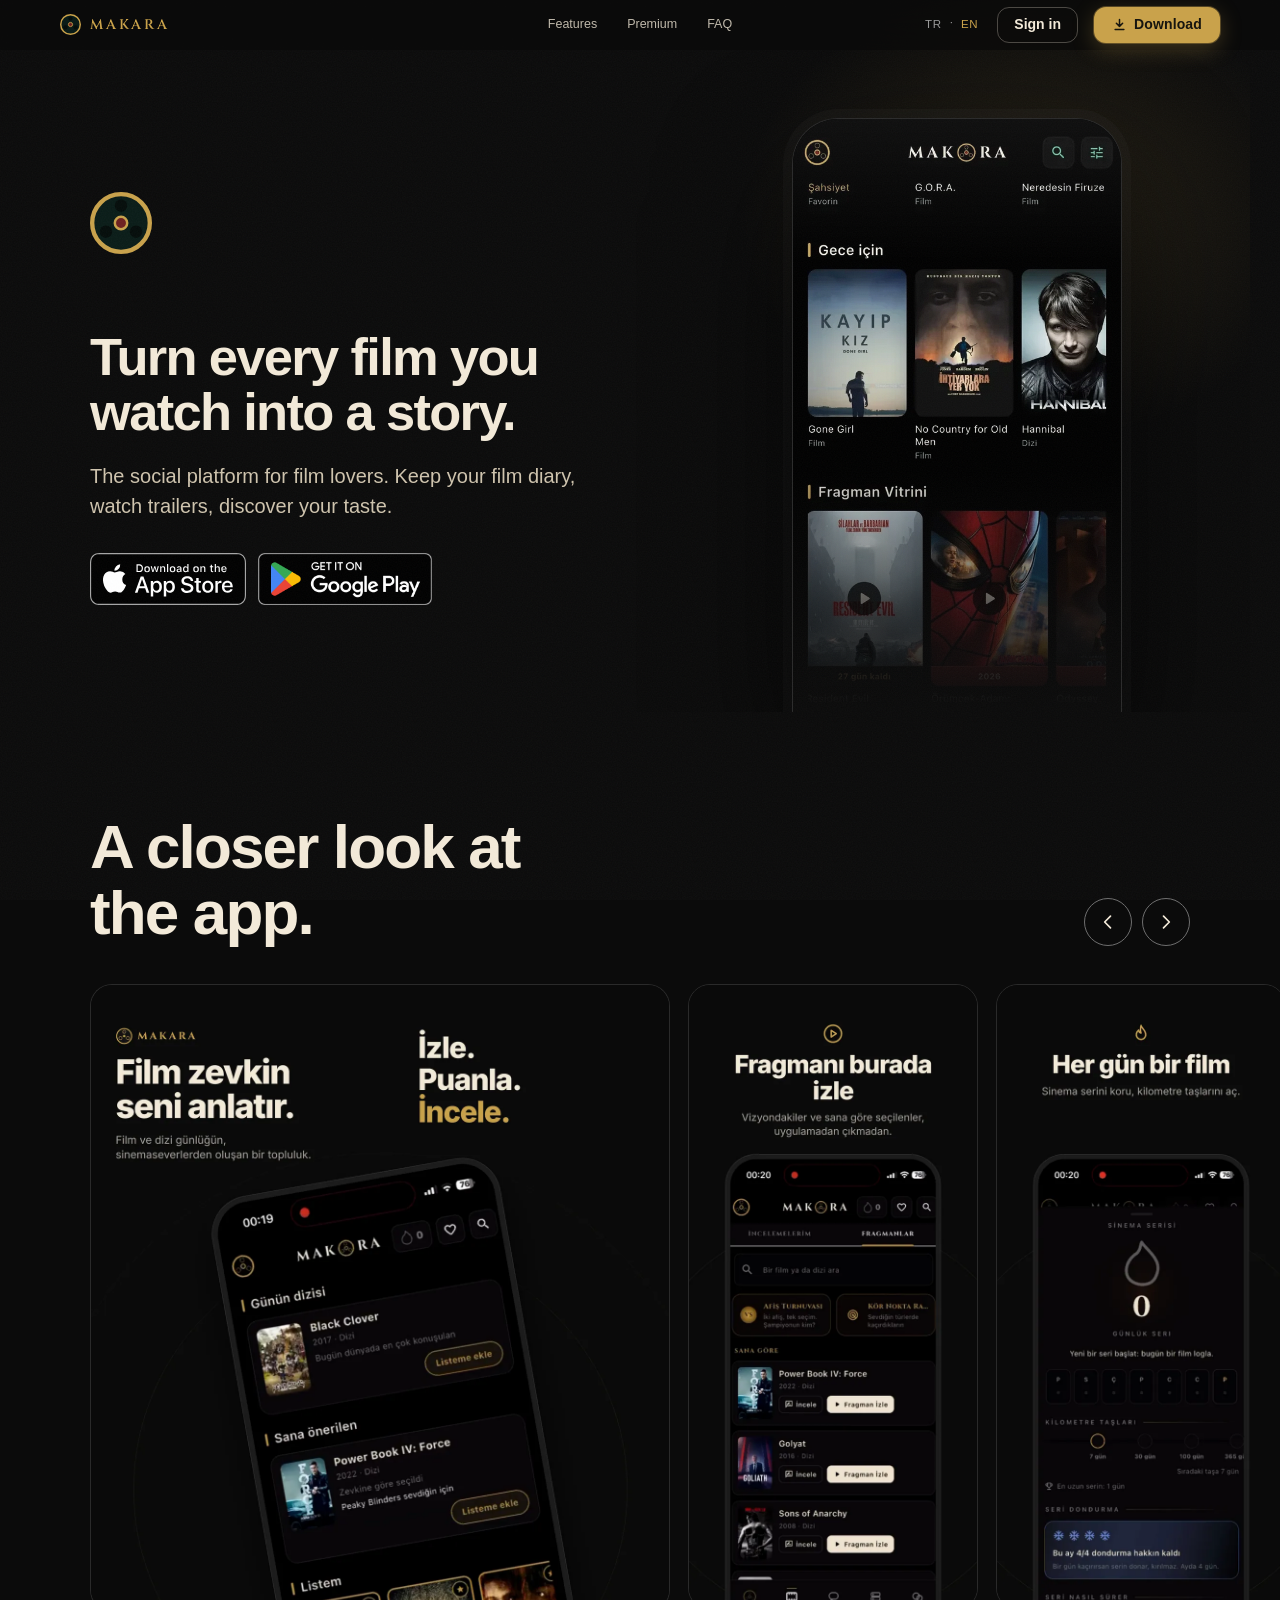
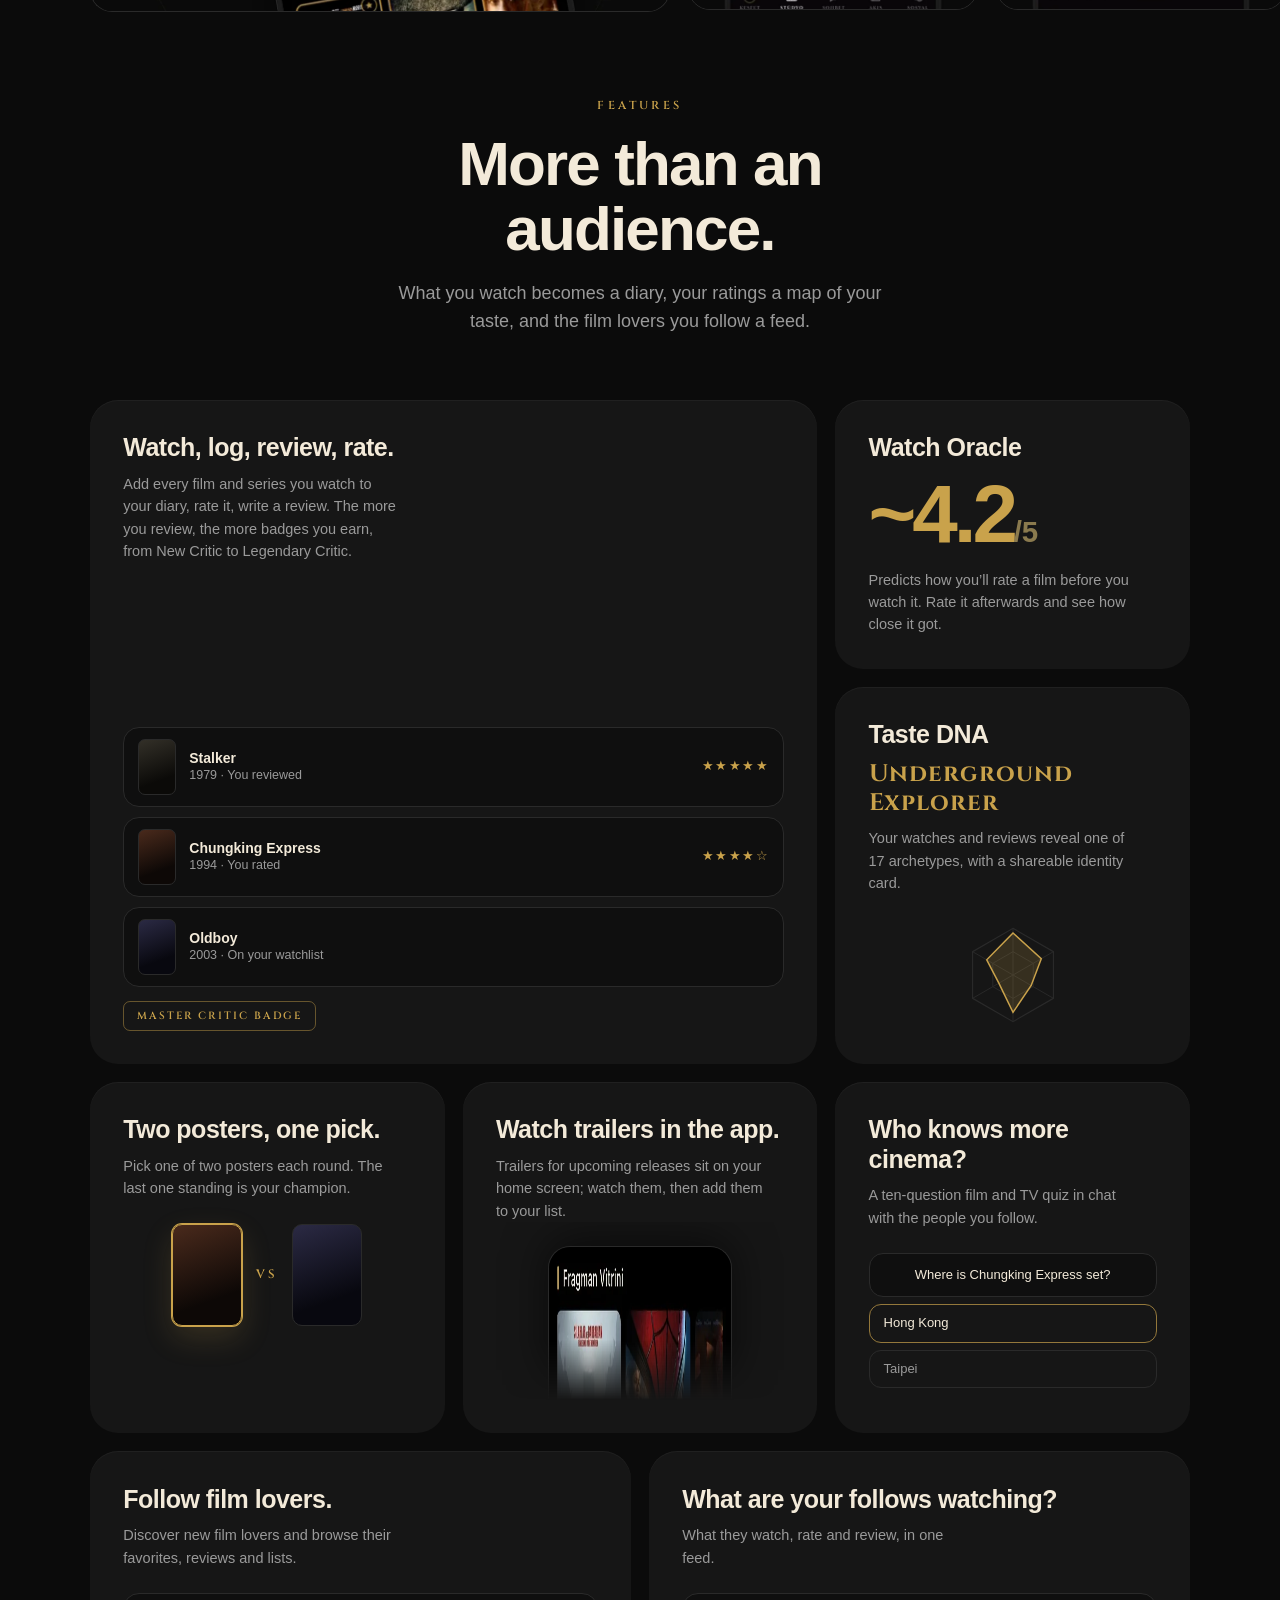
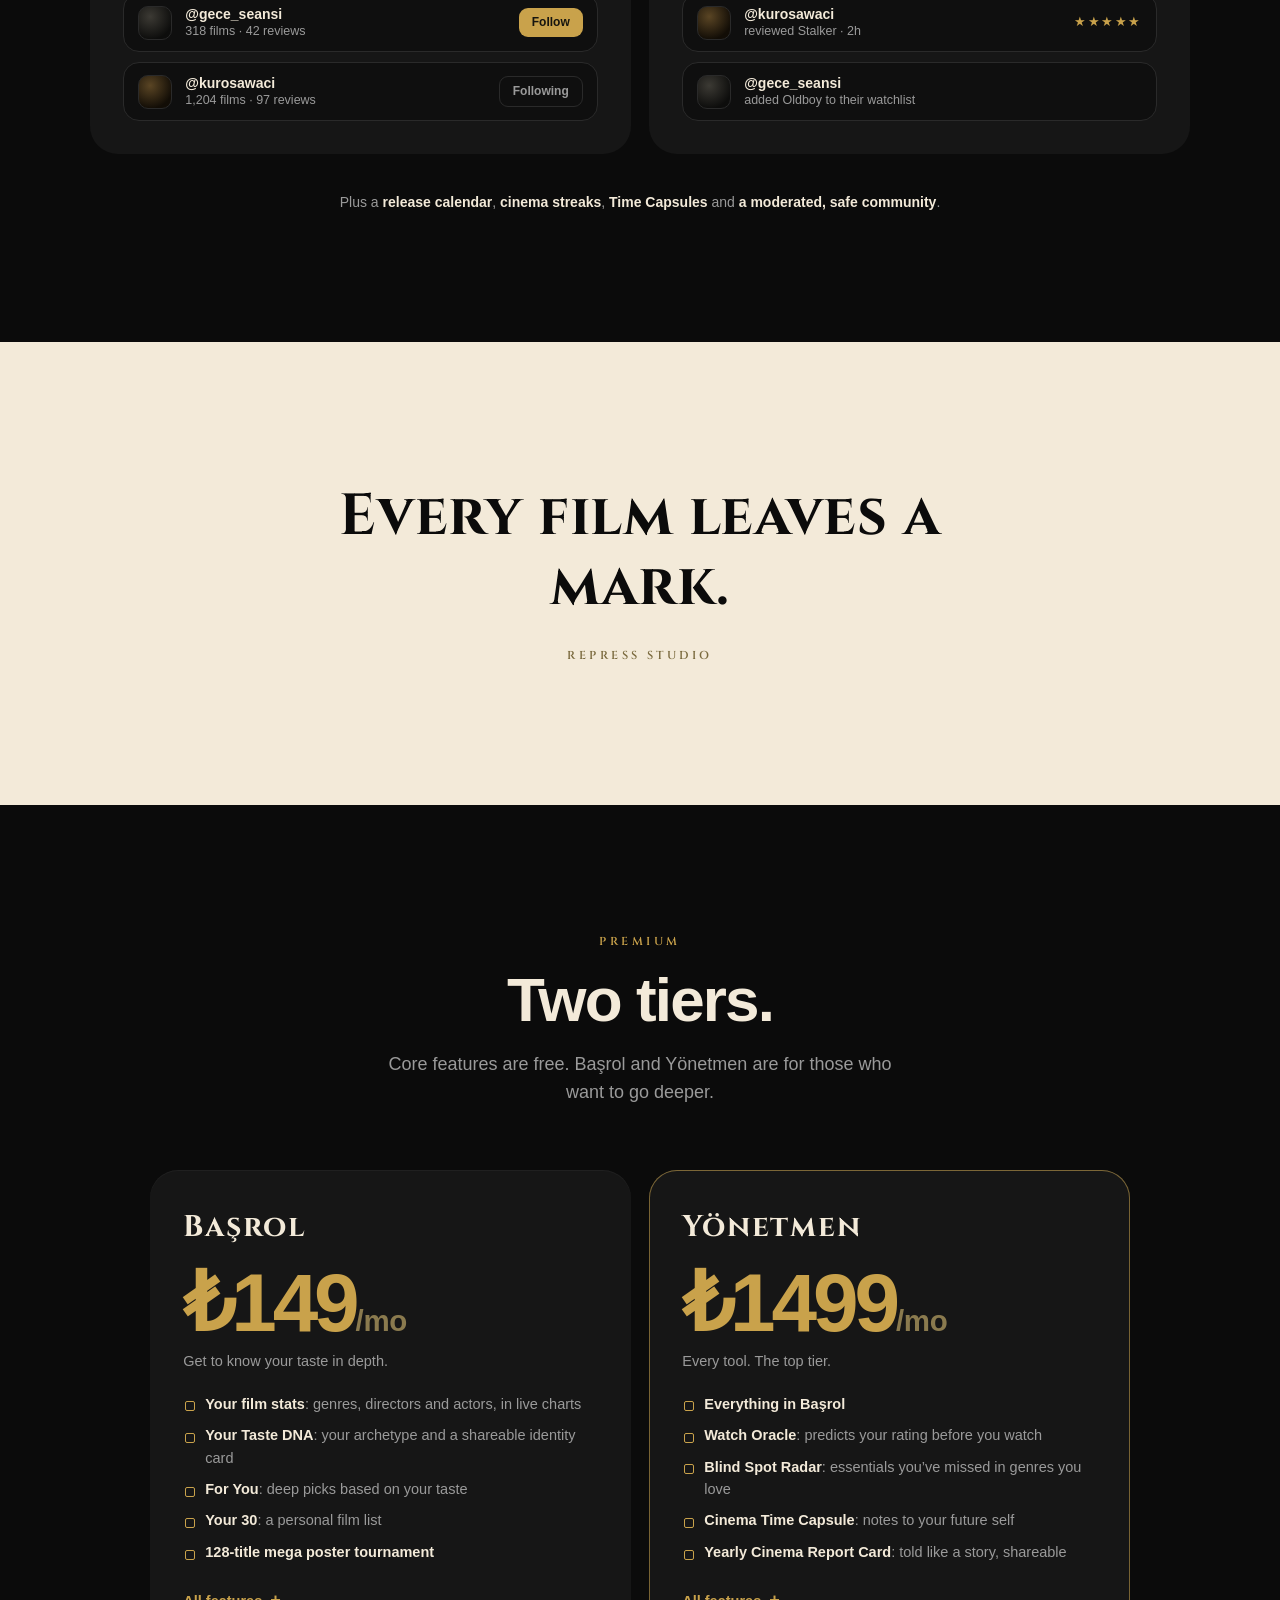
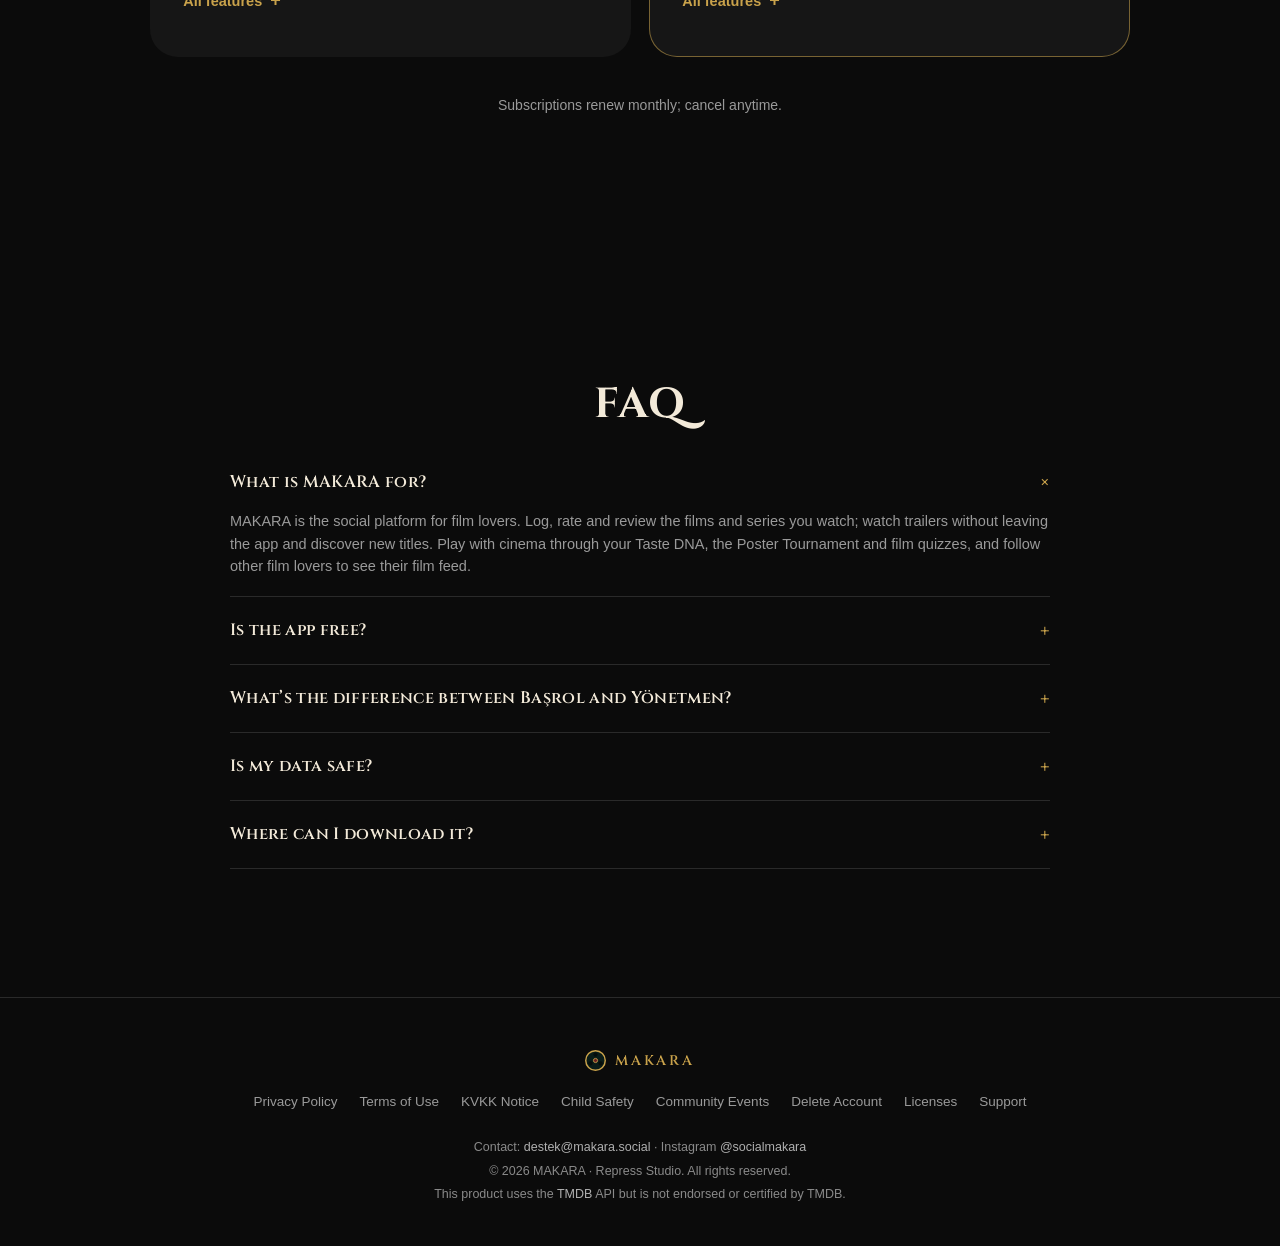
<file: index.html>
<!DOCTYPE html>
<html lang="tr">
<head>
<meta charset="UTF-8">
<meta name="viewport" content="width=device-width, initial-scale=1">
<title data-i18n="meta.title">MAKARA - Sinemaseverlerin sosyal platformu</title>
<meta name="description" content="MAKARA, sinemaseverlerin sosyal platformu. Film günlüğünü tut, fragman izle, puanla ve incele; Zevk DNA'nı keşfet, Afiş Turnuvası oyna, sinemaseverleri takip et.">
<meta name="theme-color" content="#0B0B0B">
<link rel="icon" href="/favicon.ico" sizes="any">
<link rel="icon" type="image/png" sizes="32x32" href="/favicon-32x32.png">
<link rel="apple-touch-icon" href="/apple-touch-icon.png">
<link rel="manifest" href="/manifest.webmanifest">
<script type="application/ld+json">
{"@context":"https://schema.org","@graph":[
 {"@type":"Organization","@id":"https://makara.social/#org","name":"Repress Studio","url":"https://makara.social/","logo":"https://makara.social/img/icon-512.png","email":"destek@makara.social","sameAs":["https://instagram.com/socialmakara"]},
 {"@type":"WebSite","@id":"https://makara.social/#site","name":"MAKARA","alternateName":"MAKARA - Sinemaseverlerin sosyal platformu","url":"https://makara.social/","inLanguage":["tr","en"],"publisher":{"@id":"https://makara.social/#org"}},
 {"@type":"MobileApplication","name":"MAKARA","operatingSystem":"Android, iOS","applicationCategory":"SocialNetworkingApplication","description":"Sinemaseverlerin sosyal platformu: film günlüğü, incelemeler, fragmanlar, Zevk DNA'sı, Afiş Turnuvası ve takip ağı.","offers":{"@type":"Offer","price":"0","priceCurrency":"TRY"},"downloadUrl":"https://play.google.com/store/apps/details?id=social.makara.app","publisher":{"@id":"https://makara.social/#org"}}
]}
</script>
<meta property="og:type" content="website">
<meta property="og:title" content="MAKARA - Sinemaseverlerin sosyal platformu">
<meta property="og:description" content="İzlediğin her filmi bir hikâyeye dönüştür. Film günlüğü, fragmanlar, Zevk DNA'sı, Afiş Turnuvası ve film akışı.">
<meta property="og:image" content="https://makara.social/og.png?v=2">
<meta property="og:url" content="https://makara.social/">
<meta name="twitter:card" content="summary_large_image">
<link rel="preload" href="/fonts/cinzel-latin.woff2" as="font" type="font/woff2" crossorigin>
<link rel="preload" href="img/vitrin.webp" as="image" fetchpriority="high">

<style>
/* Cinzel kendi sunucumuzdan (Google Fonts baglantisi yok). Degisken
   font: 600 ve 700 ayni dosyada; latin-ext Turkce harfler icin. */
@font-face{font-family:'Cinzel';font-style:normal;font-weight:600 700;font-display:swap;
  src:url(/fonts/cinzel-latin-ext.woff2) format('woff2');
  unicode-range:U+0100-02BA,U+02BD-02C5,U+02C7-02CC,U+02CE-02D7,U+02DD-02FF,U+0304,U+0308,U+0329,U+1D00-1DBF,U+1E00-1E9F,U+1EF2-1EFF,U+2020,U+20A0-20AB,U+20AD-20C0,U+2113,U+2C60-2C7F,U+A720-A7FF}
@font-face{font-family:'Cinzel';font-style:normal;font-weight:600 700;font-display:swap;
  src:url(/fonts/cinzel-latin.woff2) format('woff2');
  unicode-range:U+0000-00FF,U+0131,U+0152-0153,U+02BB-02BC,U+02C6,U+02DA,U+02DC,U+0304,U+0308,U+0329,U+2000-206F,U+20AC,U+2122,U+2191,U+2193,U+2212,U+2215,U+FEFF,U+FFFD}
/* ===============================================================
   MAKARA - tek dosya, dis bagimlilik yok.

   YAPI: APPLE URUN SAYFASI DUZENI, MAKARA KIMLIGIYLE

   Onceki surumde sayfa uzun bir YAPISIK SAHNEden ibaretti: kaydiriyorsun
   ama sayfa durdugu yerde duruyor. Uzunluk sikayeti aslinda oradan
   geliyordu. Apple urun sayfalari neredeyse hic uzun yapisma
   kullanmaz - sayfa her an ilerler, her bolum tek bir fikirdir ve
   bolumler zeminleriyle birbirinden ayrilir.

   Buradan alinan dort sey:

   1) SIKI TIPOGRAFI. Basliklar genis harf araligi olan serifle degil,
      buyuk puntolu, agir ve NEGATIF harf arali sans ile. Cinzel
      markaya ayrildi: logo, kucuk etiketler ve tek bir alinti levhasi.
   2) ZEMIN RITMI. Koyu bolum, kart bolumu, KREM levha, koyu bolum.
      Apple'in beyaz/siyah donusumunun bizdeki karsiligi.
   3) BENTO IZGARA. Alti ozellik alt alta alti fotograf olarak degil,
      tek ekranda farkli boyda kartlar olarak. Hem cok daha kisa hem de
      "ekran goruntusu albumu" hissi yok - kartlarda arayuzun TAMAMI
      degil bir PARCASI var.
   4) URUN BIR KERE, BUYUK. Tek telefon, acilista, alt kenardan
      kirpilmis: hem urunu gosterir hem asagida devam ettigini soyler.
   =============================================================== */
:root{
  /* Uygulamayla ayni notr siyah (2026-10-04); eskisi yesil-siyahti. */
  --bg:#0B0B0B;
  --koyu:#070707;
  --kart:#161616;
  --kart2:#1C1C1C;
  --line:#2A2A2A;
  --gold:#C9A24B;
  --gold-soft:#8A7A4E;
  --cream:#F3EAD9;
  --muted:#9A9A9A;
  --serif:'Cinzel',Georgia,'Times New Roman',serif;
  --sans:-apple-system,BlinkMacSystemFont,"Segoe UI",Roboto,Helvetica,Arial,sans-serif;
  --kenar:clamp(20px,5vw,60px);
  --en:1220px;
  --r:28px;
  --mx:50vw; --my:35vh;
}
*{box-sizing:border-box;margin:0;padding:0}
html{scroll-behavior:smooth}
body{background:var(--bg);color:var(--cream);font-family:var(--sans);
  line-height:1.55;-webkit-font-smoothing:antialiased;overflow-x:hidden}
a{color:inherit;text-decoration:none}
img{max-width:100%;display:block}
a:focus-visible,button:focus-visible,summary:focus-visible{outline:2px solid var(--gold);outline-offset:3px;border-radius:6px}

/* Apple'in siki baslik olcegi: buyuk punto, negatif harf arali,
   dar satir yuksekligi. Sayfanin karakterini bu belirliyor. */
.h1,.h2,.h3{font-weight:700;letter-spacing:-.032em;line-height:1.04}
.h1{font-size:clamp(42px,7.4vw,94px)}
.h2{font-size:clamp(31px,5vw,62px);letter-spacing:-.03em;line-height:1.06}
.h3{font-size:clamp(19px,2.1vw,25px);letter-spacing:-.02em;line-height:1.18}
.etiket{font-family:var(--serif);font-size:11.5px;letter-spacing:.3em;
  text-transform:uppercase;color:var(--gold)}

body::after{content:"";position:fixed;inset:0;pointer-events:none;z-index:12;opacity:.04;
  background-image:url("data:image/svg+xml,%3Csvg xmlns='http://www.w3.org/2000/svg' width='140' height='140'%3E%3Cfilter id='n'%3E%3CfeTurbulence type='fractalNoise' baseFrequency='.8' numOctaves='3'/%3E%3C/filter%3E%3Crect width='140' height='140' filter='url(%23n)'/%3E%3C/svg%3E")}
#spot{position:fixed;inset:0;pointer-events:none;z-index:1;opacity:0;transition:opacity .8s ease;
  background:radial-gradient(420px circle at var(--mx) var(--my),rgba(201,162,75,.05),transparent 70%)}
#spot.acik{opacity:1}

/* ---------------- ust cubuk: ince, ortalanmis (Apple) ------------- */
.bar{position:fixed;top:0;left:0;right:0;z-index:20;height:50px;
  display:flex;align-items:center;padding:0 var(--kenar);
  background:rgba(11,11,11,.72);-webkit-backdrop-filter:saturate(180%) blur(20px);backdrop-filter:saturate(180%) blur(20px);
  border-bottom:1px solid transparent;transition:border-color .5s}
.bar.kaydi{border-bottom-color:rgba(42,42,42,.9)}
.marka{display:flex;align-items:center;gap:9px;font-family:var(--serif);
  font-size:14px;letter-spacing:.2em;color:var(--gold)}
.marka svg{width:21px;height:21px}
.bar nav{position:absolute;left:50%;transform:translateX(-50%);display:flex;gap:30px;
  font-size:12.5px;color:rgba(243,234,217,.78)}
.bar nav a{transition:color .35s}
.bar nav a:hover{color:var(--cream)}
.sag{margin-left:auto;display:flex;align-items:center;gap:16px}
.dil{display:flex;gap:5px;font-size:11.5px;color:var(--muted)}
.dil button{background:none;border:0;color:inherit;font:inherit;cursor:pointer;padding:2px 3px;letter-spacing:.06em;transition:color .35s}
.dil button.acik{color:var(--gold)}
.bar .indir{display:inline-flex;align-items:center;gap:7px;min-height:36px;padding:0 18px;border-radius:12px;
  background:var(--gold);color:#16150F;font-size:14px;font-weight:700;letter-spacing:.01em;white-space:nowrap;
  box-shadow:0 0 0 1px rgba(201,162,75,.35),0 6px 22px rgba(201,162,75,.28);transition:filter .35s,transform .35s}
.bar .indir svg{width:15px;height:15px;flex:none}
.bar .indir:hover{filter:brightness(1.12);transform:translateY(-1px)}
/* Giriş: İndir'le aynı boyda, çerçeveli ikinci düğme. */
.bar .giris-bag{display:inline-flex;align-items:center;min-height:36px;padding:0 16px;border-radius:12px;
  border:1px solid rgba(243,234,217,.28);font-size:14px;font-weight:600;color:var(--cream);transition:border-color .35s,background .35s}
.bar .giris-bag:hover{border-color:var(--gold);background:rgba(201,162,75,.08)}
@media(max-width:880px){.bar nav{display:none}}
/* Dar telefonda üst çubuk sığsın: "Giriş/Sign in" kırılmasın, aralar
   daralsın, en darda yalnız makara simgesi kalsın (yazı adı gizli). */
.bar .giris-bag{white-space:nowrap}
@media(max-width:430px){.sag{gap:8px}.bar .indir{padding:0 12px}.bar .giris-bag{padding:0 11px}}
@media(max-width:380px){.bar .marka{font-size:0;letter-spacing:0;gap:0}}

/* Kaydirma dinleyicisi yok: tarayici destekliyorsa cizgi CSS ile
   kaydirmaya baglanir, desteklemiyorsa hic gorunmez. */
#ilerleme{position:fixed;top:0;left:0;height:2px;width:100%;z-index:21;display:none;
  transform-origin:0 50%;transform:scaleX(0);
  background:linear-gradient(90deg,transparent,var(--gold));opacity:.8}
@supports (animation-timeline:scroll()){
  #ilerleme{display:block;animation:ilerle linear both;animation-timeline:scroll(root)}
}
@keyframes ilerle{to{transform:scaleX(1)}}
#ust-isaret{position:absolute;top:0;left:0;width:1px;height:8px;pointer-events:none}

/* ---------------- ortak bolum kabi ---------------- */
.bolum{max-width:var(--en);margin:0 auto;padding:clamp(84px,10vw,132px) var(--kenar)}
#ozellikler{padding-top:clamp(56px,6vw,84px)}
/* Genislik BASLIGA verilir, bloga degil: 22ch bloga uygulaninca
   paragraf da 22 karaktere sikisip kelime kelime aliniyordu. */
.basi{text-align:center;max-width:820px;margin:0 auto clamp(44px,5vw,68px)}
.basi .h2{max-width:15ch;margin-inline:auto}
.basi .etiket{display:block;margin-bottom:16px}
.basi p{margin-top:18px;color:var(--muted);font-size:clamp(15px,1.6vw,18px);max-width:52ch;margin-inline:auto}

/* ---------------- acilis ---------------- */
/* Ortalanmis acilis yerine iki kolon: solda metin, sagda telefon.
   Dar ekranda alt alta (once metin). */
.acilis{position:relative;max-width:var(--en);margin:0 auto;padding:118px var(--kenar) 0;
  display:grid;grid-template-columns:minmax(0,1.1fr) minmax(0,.9fr);gap:clamp(32px,5vw,72px);
  align-items:end;overflow:hidden}
.acilis::before{content:"";position:absolute;top:-10%;right:-10%;
  width:min(900px,120vw);height:100%;pointer-events:none;
  background:radial-gradient(ellipse 46% 46% at 62% 40%,rgba(201,162,75,.14),transparent 70%);
  animation:yanma 7s ease-in-out infinite}
@keyframes yanma{0%,100%{opacity:1}44%{opacity:.86}48%{opacity:1}72%{opacity:.93}}
.acilis-ic{position:relative;align-self:center;padding-bottom:clamp(40px,6vw,96px)}
.reel{width:clamp(48px,5vw,62px);margin:0 0 24px;animation:don 52s linear infinite}
@keyframes don{to{transform:rotate(360deg)}}
.acilis .h1{font-size:clamp(38px,4.1vw,58px);max-width:20ch}
.acilis .slogan{margin-top:22px;font-size:clamp(16px,1.7vw,20px);color:#CFC4AE;
  max-width:44ch;line-height:1.5}
.dugmeler{margin-top:32px;display:flex;gap:12px;flex-wrap:wrap}
.dgm{display:inline-flex;flex-direction:column;justify-content:center;min-height:56px;
  padding:8px 24px;border-radius:16px;font-size:16.5px;font-weight:600;letter-spacing:.005em;line-height:1.2;
  transition:filter .35s,transform .35s,background .35s,color .35s}
.dgm.dolu{background:var(--gold);color:#16150F}
.dgm.dolu:hover{filter:brightness(1.12);transform:translateY(-2px)}
.dgm.bos{border:1.5px solid #6E6E6E;color:var(--cream)}
.dgm small{font-size:12px;font-weight:500;opacity:.8}
/* Resmi mağaza rozetleri (Apple ve Google'ın kendi görselleri; değiştirilmez,
   yalnız boyutlandırılır). İkisi aynı görünür yükseklikte. */
.rozet-dgm{display:inline-flex;border-radius:10px;transition:transform .35s,filter .35s}
.rozet-dgm:hover{transform:translateY(-2px);filter:brightness(1.08)}
.rozet-dgm img{height:52px;width:auto;display:block}
/* Telefonda iki rozet tek satıra sığsın (Apple: web'de en az 40 px). */
@media(max-width:430px){.rozet-dgm img{height:44px}}

/* Telefon: TEK ve BUYUK, alt kenardan kirpik - asagida devami var. */
/* Alt kenar, cerceve ile birlikte karartiliyor: kirpilan yerde
   yuvarlak kose ve cizgi gorunurse "kesilmis resim" gibi duruyor. */
.urun{position:relative;margin:0 auto;width:min(330px,72vw);
  border-radius:46px 46px 0 0;border:1px solid var(--line);border-bottom:0;background:#000;
  overflow:hidden;box-shadow:0 60px 130px rgba(0,0,0,.8),0 0 0 9px rgba(255,255,255,.022);
  aspect-ratio:9/16.2}
.urun img{width:100%;height:auto;display:block}
.urun::after{content:"";position:absolute;inset:-1px -12px -1px -12px;pointer-events:none;
  background:linear-gradient(180deg,rgba(255,255,255,.06),transparent 26%,
    transparent 56%,rgba(11,11,11,.72) 84%,var(--bg) 99%)}

/* Dar ekranda acilis alt alta: once metin, sonra telefon. */
@media(max-width:860px){
  .acilis{grid-template-columns:1fr;padding-top:104px}
  .acilis-ic{padding-bottom:0}
}

/* ---------------- UYGULAMADAN KARELER ----------------
   Magaza gorselleri yatay bir seritte. Uzun bir liste (8 kare) oldugu
   icin alt alta degil kaydirmali; ilk iki kare magazadaki gibi tek
   parca (aralarinda bosluk yok, ic koseler duz). Kaydirma dinleyicisi
   yok: oklar yalniz scrollBy cagiriyor, gerisi CSS scroll-snap. */
.kareler{padding:clamp(64px,8vw,104px) 0 0}
.kareler-ust{max-width:var(--en);margin:0 auto clamp(22px,3vw,34px);display:flex;align-items:flex-end;
  justify-content:space-between;gap:20px;padding:0 var(--kenar);box-sizing:border-box}
.kareler-ust .h2{max-width:14ch}
.oklar{display:flex;gap:10px;flex:none}
.oklar button{width:48px;height:48px;border-radius:24px;border:1.5px solid #6E6E6E;background:transparent;
  color:var(--cream);display:flex;align-items:center;justify-content:center;cursor:pointer;
  transition:border-color .3s,background .3s}
.oklar button:hover{border-color:var(--gold);background:rgba(201,162,75,.08)}
.oklar svg{width:20px;height:20px}
.serit{list-style:none;display:flex;gap:18px;overflow-x:auto;scroll-snap-type:x mandatory;
  --serit-bas:max(var(--kenar),calc((100% - var(--en)) / 2 + var(--kenar)));
  scroll-padding-inline:var(--serit-bas);padding:4px var(--serit-bas) 8px;scrollbar-width:none;
  -webkit-overflow-scrolling:touch}
.serit::-webkit-scrollbar{display:none}
.serit li{flex:none;width:clamp(210px,23vw,290px);scroll-snap-align:start}
.serit img{width:100%;height:auto;display:block;border-radius:22px;border:1px solid var(--line);background:#0B0B0B}
.serit li.sol{margin-right:-18px}
.serit li.sol img{border-radius:22px 0 0 22px;border-right:0}
.serit li.sag{scroll-snap-align:none}
.serit li.sag img{border-radius:0 22px 22px 0;border-left:0}
@media(max-width:640px){.oklar{display:none}}

/* ---------------- BENTO ---------------- */
.bento{display:grid;grid-template-columns:repeat(6,1fr);gap:clamp(12px,1.4vw,18px)}
.kutu{position:relative;background:var(--kart);border-radius:var(--r);overflow:hidden;
  padding:clamp(24px,2.6vw,34px);
  box-shadow:inset 0 1px 0 rgba(255,255,255,.045);
  transition:background .55s cubic-bezier(.16,1,.3,1),transform .55s cubic-bezier(.16,1,.3,1)}
.kutu:hover{background:var(--kart2);transform:translateY(-3px)}
.kutu .h3{margin-bottom:10px}
.kutu p{color:var(--muted);font-size:14.5px;max-width:34ch}
.kutu.uzun{gap:0}
/* Buyuk kartta pencere kalan bosluğu doldursun; sabit yukseklik
   birakinca kartin alti bos kaliyordu. */
.uzun .pencere{margin-top:26px;flex:1 1 auto;height:auto;min-height:180px}
.a4{grid-column:span 4}
.a3{grid-column:span 3}
.a2{grid-column:span 2}
.uzun{grid-row:span 2;display:flex;flex-direction:column}

/* Kartin icindeki gorsel: arayuzun TAMAMI degil bir PARCASI.
   Tam boy ekran goruntuleri sayfayi albume cevirdigi icin
   kirpiyoruz; kart kendi cercevesi oluyor. */
.pencere{margin-top:auto;padding-top:24px;position:relative;overflow:hidden;
  display:flex;justify-content:center;height:var(--boy,clamp(196px,23vw,272px));
  -webkit-mask-image:linear-gradient(180deg,#000 66%,transparent);
          mask-image:linear-gradient(180deg,#000 66%,transparent)}
/* Cihaz karta giriyormus gibi: gorsel kart genisligine ESNETILMIYOR,
   telefon genisliginde kaliyor. Esnetilince hem bulaniklasiyor hem
   "kart" degil "ekran goruntusu" gibi duruyordu. */
.pencere img{width:min(228px,64%);align-self:flex-start;
  border-radius:22px 22px 0 0;border:1px solid var(--line);border-bottom:0;
  box-shadow:0 -6px 44px rgba(0,0,0,.55);
  transform:translateY(var(--kaydir,0))}

.rakam{font-weight:700;letter-spacing:-.05em;line-height:1;
  font-size:clamp(52px,6.4vw,84px);color:var(--gold);margin-bottom:14px}
.dahasi{margin-top:clamp(26px,3vw,38px);text-align:center;color:var(--muted);font-size:14px}
.dahasi b{color:var(--cream);font-weight:600}

@media(max-width:900px){
  .bento{grid-template-columns:repeat(2,1fr)}
  .a4,.a3,.a2{grid-column:span 2}
  .uzun{grid-row:auto}
}

/* Kart ici canlandirma: gercek ekran goruntusu yerine arayuzden kucuk
   bir PARCA - ayni tokenlar, ayni ince cizgi, ayni koyu zemin. */
.mock{margin-top:auto;padding-top:24px}
.satirlar{display:flex;flex-direction:column;gap:10px}
.satir{display:flex;align-items:center;gap:13px;padding:11px 14px;border:1px solid var(--line);
  border-radius:16px;background:rgba(8,8,8,.45)}
.satir b{display:block;font-size:14px;font-weight:600;color:var(--cream);line-height:1.3}
.satir small{display:block;font-size:12.5px;color:var(--muted);line-height:1.35}
.afis{flex:none;width:38px;height:56px;border-radius:7px;border:1px solid var(--line);
  background:linear-gradient(160deg,#333028,#0b0a08 72%)}
.afis.t2{background:linear-gradient(160deg,#4a2a1c,#0d0806 72%)}
.afis.t3{background:linear-gradient(160deg,#2b2a44,#08080f 72%)}
.yuz{flex:none;width:34px;height:34px;border-radius:10px;border:1px solid var(--line);
  background:radial-gradient(circle at 35% 30%,#3c3a34,#0d0d0c 75%)}
.yuz.t2{background:radial-gradient(circle at 35% 30%,#5a4524,#120d06 75%)}
.yildiz{margin-left:auto;color:var(--gold);letter-spacing:.12em;font-size:12.5px;white-space:nowrap}
.cip{display:inline-block;align-self:flex-start;margin-top:14px;padding:6px 13px;border:1px solid rgba(201,162,75,.45);
  border-radius:7px;font-family:var(--serif);font-size:10.5px;letter-spacing:.18em;text-transform:uppercase;color:var(--gold)}
.takip{margin-left:auto;padding:5px 13px;border-radius:9px;background:var(--gold);color:#16150F;
  font-size:12px;font-weight:600;white-space:nowrap}
.takip.bos{background:none;border:1px solid var(--line);color:var(--muted)}
.rakam small{font-size:.36em;letter-spacing:-.01em;color:var(--gold-soft)}
.arketip{font-family:var(--serif);font-weight:700;font-size:clamp(20px,2vw,24px);letter-spacing:.04em;
  color:var(--gold);margin-bottom:10px;line-height:1.2}
.radar{display:block;width:112px;height:112px;margin:0 auto}
.vs{display:flex;align-items:center;justify-content:center;gap:14px}
.vs .afis{width:70px;height:102px;border-radius:10px}
.vs .afis.secili{border-color:var(--gold);box-shadow:0 0 0 1px var(--gold),0 12px 30px rgba(201,162,75,.18)}
.vs span{font-family:var(--serif);color:var(--gold);font-size:12px;letter-spacing:.24em}
.soru{padding:11px 14px;border:1px solid var(--line);border-radius:14px;font-size:13px;
  color:var(--cream);text-align:center;background:rgba(8,8,8,.45)}
.sik{margin-top:7px;padding:8px 14px;border:1px solid var(--line);border-radius:12px;font-size:13px;color:var(--muted)}
.sik.dogru{border-color:rgba(201,162,75,.7);color:var(--cream)}

/* ---------------- kademeler ---------------- */
.kademeler{display:grid;grid-template-columns:repeat(2,1fr);gap:clamp(12px,1.4vw,18px);max-width:980px;margin:0 auto}
.kademe{display:flex;flex-direction:column}
.kademe.ust{box-shadow:inset 0 0 0 1px rgba(201,162,75,.55),inset 0 1px 0 rgba(255,255,255,.045)}
.kademe .ad{font-family:var(--serif);font-weight:700;font-size:clamp(24px,2.6vw,30px);letter-spacing:.06em;color:var(--cream)}
.kademe .rakam{margin:12px 0 6px}
.kademe ul{list-style:none;margin-top:20px;display:flex;flex-direction:column;gap:9px}
.kademe li{position:relative;padding-left:22px;color:var(--muted);font-size:14.5px}
.kademe li::before{content:"";position:absolute;left:2px;top:.6em;width:8px;height:8px;border-radius:2px;border:1.5px solid var(--gold)}
.kademe li b{color:var(--cream);font-weight:600}
/* Kalan maddeler acilir: kartta en fazla bes madde gorunur. */
.kademe details.hepsi{border:0;padding:0;margin-top:16px}
.kademe details.hepsi summary{font-family:var(--sans);font-size:14.5px;font-weight:600;letter-spacing:0;
  color:var(--gold);min-height:44px;gap:8px}
.kademe details.hepsi summary::after{margin-left:0;font-size:18px}
.kademe details.hepsi ul{margin-top:8px}
@media(max-width:900px){.kademeler{grid-template-columns:1fr}}

/* ---------------- KREM LEVHA ----------------
   Sayfanin tek acik zeminli yeri. Apple'in siyah/beyaz donusumunun
   bizdeki karsiligi; ayrica sayfayi ikiye bolerek "daha var" der. */
.levha{background:var(--cream);color:#0B0B0B;text-align:center;
  padding:clamp(88px,11vw,140px) var(--kenar)}
.levha p{font-family:var(--serif);font-weight:700;letter-spacing:.01em;
  font-size:clamp(26px,4.6vw,58px);line-height:1.2;max-width:17ch;margin:0 auto}
.levha span{display:block;margin-top:26px;font-family:var(--serif);font-size:11.5px;
  letter-spacing:.3em;text-transform:uppercase;color:#7A6A3E}

/* ---------------- sss + alt (DOKUNULMADI) ---------------- */
.bolum > h2{font-family:var(--serif);font-size:clamp(26px,4vw,42px);letter-spacing:.03em;
  text-align:center;margin-bottom:12px}
.bolum > .alt{text-align:center;color:var(--muted);max-width:56ch;margin:0 auto 44px}
.sss{max-width:820px;margin:0 auto}
details{border-bottom:1px solid var(--line);padding:18px 0}
details summary{cursor:pointer;list-style:none;font-family:var(--serif);font-size:16.5px;
  letter-spacing:.02em;display:flex;align-items:center;gap:14px;transition:color .35s}
details summary:hover{color:var(--gold)}
details summary::-webkit-details-marker{display:none}
details summary::after{content:"+";margin-left:auto;color:var(--gold);font-size:20px;transition:transform .4s}
details[open] summary::after{transform:rotate(45deg)}
details p{margin-top:12px;color:var(--muted);font-size:14.5px}
details a{color:var(--gold)}
footer{border-top:1px solid var(--line);padding:52px var(--kenar) 40px;text-align:center}
footer .marka{justify-content:center;margin-bottom:20px}
.baglar{display:flex;flex-wrap:wrap;gap:8px 22px;justify-content:center;font-size:13.5px;color:var(--muted)}
.baglar a{transition:color .35s}
.baglar a:hover{color:var(--gold)}
footer .kucuk{margin-top:24px;font-size:12.5px;color:#8A8A8A;line-height:1.85}
footer .kucuk a{color:#B0B0B0}

/* beliren bloklar - Apple'in yumusak yukselisi */
.bel{opacity:0;transform:translateY(26px);
  transition:opacity .95s cubic-bezier(.16,1,.3,1),transform .95s cubic-bezier(.16,1,.3,1)}
.bel.gorundu{opacity:1;transform:none}

@media(prefers-reduced-motion:reduce){
  *,*::before,*::after{animation:none!important;transition:none!important;scroll-behavior:auto}
  .bel{opacity:1;transform:none}
}
</style>
</head>
<body>

<div id="spot"></div>
<div id="ilerleme"></div>
<div id="ust-isaret"></div>

<svg style="display:none">
  <symbol id="reel" viewBox="0 0 100 100">
    <circle cx="50" cy="50" r="46.5" fill="#0A1C18" stroke="#C9A24B" stroke-width="7"/>
    <circle cx="50" cy="22" r="10" fill="#050D0B"/>
    <circle cx="74.25" cy="64" r="10" fill="#050D0B"/>
    <circle cx="25.75" cy="64" r="10" fill="#050D0B"/>
    <circle cx="50" cy="50" r="10" fill="#6E2020" stroke="#C9A24B" stroke-width="4"/>
  </symbol>
</svg>

<div class="bar" id="bar">
  <a class="marka" href="#"><svg><use href="#reel"/></svg>MAKARA</a>
  <nav>
    <a href="#ozellikler" data-i18n="nav.feat">Özellikler</a>
    <a href="#premium" data-i18n="nav.prem">Premium</a>
    <a href="#sss" data-i18n="nav.faq">SSS</a>
  </nav>
  <div class="sag">
    <div class="dil"><button data-dil="tr" class="acik">TR</button><span>·</span><button data-dil="en">EN</button></div>
    <a class="giris-bag" href="/giris.html" data-i18n="cta.login">Giriş</a>
    <a class="indir" href="https://play.google.com/store/apps/details?id=social.makara.app"
       target="_blank" rel="noopener" ><svg viewBox="0 0 24 24" fill="none" stroke="currentColor" stroke-width="2.4" stroke-linecap="round" stroke-linejoin="round" aria-hidden="true"><path d="M12 4v11M7 10l5 5 5-5M5 20h14"/></svg><span data-i18n="cta.get">İndir</span></a>
  </div>
</div>

<!-- ===================== ACILIS ===================== -->
<section class="acilis">
  <div class="acilis-ic">
    <svg class="reel bel"><use href="#reel"/></svg>
    <h1 class="h1 bel" data-i18n="hero.h1">İzlediğin her filmi bir hikâyeye dönüştür.</h1>
    <p class="slogan bel" data-i18n="hero.lead">Sinemaseverlerin sosyal platformu. Film günlüğünü tut, fragman izle, zevkini keşfet.</p>
    <div class="dugmeler bel">
      <a class="rozet-dgm" href="https://apps.apple.com/app/id6797695011" id="ios-dugme" target="_blank" rel="noopener" data-i18n="hero.iosCanli"><img src="img/rozet/app-store-tr.svg" alt="App Store'dan İndirin" width="158" height="52"></a>
      <a class="rozet-dgm" href="https://play.google.com/store/apps/details?id=social.makara.app"
         target="_blank" rel="noopener" data-i18n="hero.play"><img src="img/rozet/google-play-tr.png" alt="Google Play'den Alın" width="175" height="52"></a>
    </div>
  </div>
  <div class="urun bel"><img src="img/vitrin.webp" alt="MAKARA keşfet ekranı" width="560" height="1008" fetchpriority="high"></div>
</section>

<!-- ===================== UYGULAMADAN KARELER ===================== -->
<section class="kareler bel" aria-labelledby="kareler-baslik">
  <div class="kareler-ust">
    <h2 class="h2" id="kareler-baslik" data-i18n="kar.h">Uygulamaya yakından bak.</h2>
    <div class="oklar">
      <button type="button" id="kare-geri" aria-label="Önceki kareler" data-i18n-aria="kar.geri"><svg viewBox="0 0 24 24" fill="none" stroke="currentColor" stroke-width="2" stroke-linecap="round" stroke-linejoin="round" aria-hidden="true"><path d="M15 5l-7 7 7 7"/></svg></button>
      <button type="button" id="kare-ileri" aria-label="Sonraki kareler" data-i18n-aria="kar.ileri"><svg viewBox="0 0 24 24" fill="none" stroke="currentColor" stroke-width="2" stroke-linecap="round" stroke-linejoin="round" aria-hidden="true"><path d="M9 5l7 7-7 7"/></svg></button>
    </div>
  </div>
  <ul class="serit" id="serit" tabindex="0" aria-label="MAKARA uygulama ekranları">
    <li class="sol"><img src="img/kareler/01.webp" alt="Film zevkin seni anlatır: MAKARA Keşfet ekranı" width="600" height="1300" loading="lazy" decoding="async"></li>
    <li class="sag"><img src="img/kareler/02.webp" alt="İzle, puanla, incele: Keşfet ekranının devamı" width="600" height="1300" loading="lazy" decoding="async"></li>
    <li><img src="img/kareler/03.webp" alt="Fragmanlar ekranı" width="600" height="1300" loading="lazy" decoding="async"></li>
    <li><img src="img/kareler/04.webp" alt="Sinema serisi ekranı" width="600" height="1300" loading="lazy" decoding="async"></li>
    <li><img src="img/kareler/05.webp" alt="Zevkine yakın sinemaseverler ekranı" width="600" height="1300" loading="lazy" decoding="async"></li>
    <li><img src="img/kareler/06.webp" alt="Takip edilenlerin akışı" width="600" height="1300" loading="lazy" decoding="async"></li>
  </ul>
</section>

<!-- ===================== BENTO ===================== -->
<section class="bolum" id="ozellikler">
  <div class="basi bel">
    <span class="etiket" data-i18n="oz.etiket">Özellikler</span>
    <h2 class="h2" data-i18n="oz.h">Seyirciden fazlası.</h2>
    <p data-i18n="oz.p">İzlediklerin bir günlüğe, puanların bir zevk haritasına, takip ettiğin sinemaseverler bir akışa dönüşür.</p>
  </div>

  <div class="bento">
    <article class="kutu a4 uzun bel">
      <h3 class="h3" data-i18n="k1.h">İzle, kaydet, incele, puanla.</h3>
      <p data-i18n="k1.p">İzlediğin her film ve diziyi günlüğüne ekle, puan ver, inceleme yaz. İnceledikçe Yeni Eleştirmen’den Efsane Eleştirmen’e rozetler kazan.</p>
      <div class="mock">
        <div class="satirlar">
          <div class="satir"><span class="afis"></span><div><b>Stalker</b><small data-i18n="k1.r1">1979 · İnceleme yazdın</small></div><span class="yildiz">★★★★★</span></div>
          <div class="satir"><span class="afis t2"></span><div><b>Chungking Express</b><small data-i18n="k1.r2">1994 · Puanladın</small></div><span class="yildiz">★★★★☆</span></div>
          <div class="satir"><span class="afis t3"></span><div><b>Oldboy</b><small data-i18n="k1.r3">2003 · İzleme listende</small></div></div>
        </div>
        <span class="cip" data-i18n="k1.rozet">Usta Eleştirmen rozeti</span>
      </div>
    </article>

    <article class="kutu a2 bel">
      <h3 class="h3" data-i18n="k2.e">İzleme Kâhini</h3>
      <div class="rakam" data-i18n="k2.n">~4,2<small>/5</small></div>
      <p data-i18n="k2.p">Bir filmi izlemeden önce kaç puan vereceğini tahmin eder. İzleyince puanla, isabetini gör.</p>
    </article>

    <article class="kutu a2 bel">
      <h3 class="h3" data-i18n="k3.e">Zevk DNA’sı</h3>
      <div class="arketip" data-i18n="k3.h">Yeraltı Kâşifi</div>
      <p data-i18n="k3.p">İzlediklerin ve incelemelerinden 17 arketipten biri çıkar; paylaşılabilir kimlik kartın olur.</p>
      <div class="mock">
        <svg class="radar" viewBox="0 0 120 120" aria-hidden="true">
          <polygon points="60,10 103.3,35 103.3,85 60,110 16.7,85 16.7,35" fill="none" stroke="#2A2A2A" stroke-width="1.2"/>
          <polygon points="60,35 81.65,47.5 81.65,72.5 60,85 38.35,72.5 38.35,47.5" fill="none" stroke="#2A2A2A" stroke-width="1"/>
          <path d="M60 10V110M16.7 35L103.3 85M103.3 35L16.7 85" stroke="#2A2A2A" stroke-width="1"/>
          <polygon points="60,15 90.31,42.5 79.49,71.25 60,100 44.84,68.75 31.85,43.75" fill="rgba(201,162,75,.18)" stroke="#C9A24B" stroke-width="1.6"/>
        </svg>
      </div>
    </article>

    <article class="kutu a2 bel">
      <h3 class="h3" data-i18n="k4.h">İki afiş, tek seçim.</h3>
      <p data-i18n="k4.p">Her turda iki afişten birini seç. Sona kalan senin şampiyonun.</p>
      <div class="mock"><div class="vs"><span class="afis t2 secili"></span><span>VS</span><span class="afis t3"></span></div></div>
    </article>

    <article class="kutu a2 bel">
      <h3 class="h3" data-i18n="k5.h">Fragmanı uygulamada izle.</h3>
      <p data-i18n="k5.p">Vizyona girecek yapımların fragmanları ana sayfanda; izle, listene ekle.</p>
      <div class="pencere" style="--boy:clamp(140px,15vw,178px)"><img src="img/fragman.webp" alt="" width="560" height="392" loading="lazy"></div>
    </article>

    <article class="kutu a2 bel">
      <h3 class="h3" data-i18n="k6.h">Kim daha çok sinema biliyor?</h3>
      <p data-i18n="k6.p">Takip ettiklerinle sohbette on soruluk film ve dizi yarışması.</p>
      <div class="mock">
        <div class="soru" data-i18n="k6.soru">Chungking Express hangi şehirde geçer?</div>
        <div class="sik dogru">Hong Kong</div>
        <div class="sik">Taipei</div>
      </div>
    </article>

    <article class="kutu a3 bel">
      <h3 class="h3" data-i18n="k7.h">Sinemaseverleri takip et.</h3>
      <p data-i18n="k7.p">Yeni sinemaseverler keşfet; favorilerine, incelemelerine ve listelerine göz at.</p>
      <div class="mock satirlar">
        <div class="satir"><span class="yuz"></span><div><b>@gece_seansi</b><small data-i18n="k7.r1">318 film · 42 inceleme</small></div><span class="takip" data-i18n="k7.takip">Takip et</span></div>
        <div class="satir"><span class="yuz t2"></span><div><b>@kurosawaci</b><small data-i18n="k7.r2">1.204 film · 97 inceleme</small></div><span class="takip bos" data-i18n="k7.takipte">Takiptesin</span></div>
      </div>
    </article>

    <article class="kutu a3 bel">
      <h3 class="h3" data-i18n="k8.h">Takip ettiklerin ne izliyor?</h3>
      <p data-i18n="k8.p">İzlenen, puanlanan ve incelenen filmler tek akışta.</p>
      <div class="mock satirlar">
        <div class="satir"><span class="yuz t2"></span><div><b>@kurosawaci</b><small data-i18n="k8.r1">Stalker’ı inceledi · 2 sa</small></div><span class="yildiz">★★★★★</span></div>
        <div class="satir"><span class="yuz"></span><div><b>@gece_seansi</b><small data-i18n="k8.r2">Oldboy’u izleme listesine ekledi</small></div></div>
      </div>
    </article>
  </div>

  <p class="dahasi bel" data-i18n="dahasi">Ayrıca <b>vizyon takvimi</b>, <b>sinema serisi</b>, <b>Zaman Kapsülü</b> ve <b>denetlenen, güvenli bir topluluk</b>.</p>
</section>

<!-- ===================== KREM LEVHA ===================== -->
<div class="levha">
  <p data-i18n="levha.p">Her film bir iz bırakır.</p>
  <span data-i18n="levha.s">Repress Studio</span>
</div>

<!-- ===================== KADEMELER ===================== -->
<section class="bolum" id="premium">
  <div class="basi bel">
    <span class="etiket" data-i18n="pr.etiket">Premium</span>
    <h2 class="h2" data-i18n="pr.h">İki kademe.</h2>
    <p data-i18n="pr.p">Temel özellikler ücretsiz. Daha derine inmek isteyenler için Başrol ve Yönetmen.</p>
  </div>
  <div class="kademeler">
    <article class="kutu kademe bel">
      <div class="ad">Başrol</div>
      <div class="rakam" data-i18n="pr.b.fiyat">₺149<small>/ay</small></div>
      <p data-i18n="pr.b.p">Zevkini derinlemesine tanı.</p>
      <ul data-i18n="pr.b.liste">
        <li><b>Sinema istatistiklerin</b>: tür, yönetmen ve oyuncu, canlı grafiklerle</li>
        <li><b>Zevk DNA’n</b>: arketipin ve paylaşılabilir kimlik kartın</li>
        <li><b>Senin İçin</b>: zevkine göre derin öneriler</li>
        <li><b>Sana Özel 30</b>: kişisel film listen</li>
        <li><b>128’lik dev afiş turnuvası</b></li>
      </ul>
      <details class="hepsi"><summary data-i18n="pr.hepsi">Tüm özellikler</summary>
        <ul data-i18n="pr.b.daha">
          <li>Yönetmen ve oyuncu yolculuğu: filmografi takibi ve rozetler</li>
          <li>Sohbette bilgi yarışması</li>
          <li>Sınırsız takip ve kişi önerisi</li>
          <li>Sinema serisi dondurma: ayda 2 gün</li>
        </ul>
      </details>
    </article>
    <article class="kutu kademe ust bel">
      <div class="ad">Yönetmen</div>
      <div class="rakam" data-i18n="pr.y.fiyat">₺1499<small>/ay</small></div>
      <p data-i18n="pr.y.p">Bütün araçlar, en üst kademe.</p>
      <ul data-i18n="pr.y.liste">
        <li><b>Başrol’ün her şeyi</b></li>
        <li><b>İzleme Kâhini</b>: izlemeden önce puan tahmini</li>
        <li><b>Kör Nokta Radarı</b>: sevdiğin türlerde kaçırdıkların</li>
        <li><b>Sinema Zaman Kapsülü</b>: gelecekteki kendine not</li>
        <li><b>Yıllık Sinema Karnesi</b>: hikâye gibi, paylaşılır</li>
      </ul>
      <details class="hepsi"><summary data-i18n="pr.hepsi">Tüm özellikler</summary>
        <ul data-i18n="pr.y.daha">
          <li>Sinema Ligi: aylık sezon, canlı sıralama</li>
          <li>Profil afişi ve altın Yönetmen rozeti</li>
          <li>Sinema serisi dondurma: ayda 4 gün</li>
          <li>Öncelikli destek</li>
        </ul>
      </details>
    </article>
  </div>
  <p class="dahasi bel" data-i18n="pr.not">Abonelik aylık yenilenir; istediğin zaman iptal edebilirsin.</p>
</section>

<section class="bolum" id="sss">
  <h2 class="bel" data-i18n="sss.h">Sıkça sorulanlar</h2>
  <div class="sss bel">
    <details open><summary data-i18n="s1.q">MAKARA ne işe yarar?</summary>
      <p data-i18n="s1.a">MAKARA sinemaseverlerin sosyal platformu. İzlediğin film ve dizileri günlüğüne kaydeder, puanlar ve incelersin; fragmanları uygulamadan çıkmadan izler, yeni yapımlar keşfedersin. Zevk DNA’n, Afiş Turnuvası ve bilgi yarışmasıyla sinemayla oynarsın; diğer sinemaseverleri takip edip film akışlarını görürsün.</p></details>
    <details><summary data-i18n="s2.q">Uygulama ücretsiz mi?</summary>
      <p data-i18n="s2.a">Evet. Film günlüğü, inceleme ve puanlama, fragmanlar, takip ve film akışı ücretsiz. Daha fazlasını isteyenler için iki premium kademe var: Başrol (₺149/ay) ve Yönetmen (₺1499/ay). Abonelik aylık yenilenir, istediğin zaman iptal edebilirsin.</p></details>
    <details><summary data-i18n="s5.q">Başrol ile Yönetmen arasındaki fark ne?</summary>
      <p data-i18n="s5.a">Başrol; sinema istatistiklerini, Zevk DNA’nı, kişisel önerileri ve 128’lik dev afiş turnuvasını açar. Yönetmen, Başrol’ün her şeyine ek olarak İzleme Kâhini, Kör Nokta Radarı, Sinema Zaman Kapsülü ve Yıllık Sinema Karnesi’ni getirir.</p></details>
    <details><summary data-i18n="s3.q">Verilerim güvende mi?</summary>
      <p data-i18n="s3.a">Tüm iletişim şifreli bağlantı üzerinden yapılır ve verilerin satılmaz. Ayrıntılar için <a href="/privacy.html">Gizlilik Politikası</a> ve <a href="/kvkk.html">KVKK</a> sayfasına bakabilirsin; hesabını istediğin an tamamen silebilirsin.</p></details>
    <details><summary data-i18n="s4.q">Nereden indirebilirim?</summary>
      <p data-i18n="s4.a">MAKARA <a href="https://apps.apple.com/app/id6797695011" target="_blank" rel="noopener">App Store</a> ve <a href="https://play.google.com/store/apps/details?id=social.makara.app" target="_blank" rel="noopener">Google Play</a>'de ücretsiz. Yenilikler için <a href="https://instagram.com/socialmakara" target="_blank" rel="noopener">@socialmakara</a>.</p></details>
  </div>
</section>

<footer>
  <a class="marka" href="#"><svg><use href="#reel"/></svg>MAKARA</a>
  <div class="baglar">
    <a href="/privacy.html" data-i18n="f.privacy">Gizlilik Politikası</a>
    <a href="/terms.html" data-i18n="f.terms">Kullanım Koşulları</a>
    <a href="/kvkk.html" data-i18n="f.kvkk">KVKK Aydınlatma Metni</a>
    <a href="/cocuk-guvenligi.html" data-i18n="f.cocuk">Çocuk Güvenliği</a>
    <a href="/etkinlik-katilim.html" data-i18n="f.etkinlik">Topluluk Etkinlikleri</a>
    <a href="/delete-account.html" data-i18n="f.delete">Hesap Silme</a>
    <a href="/lisanslar.html" data-i18n="f.lisans">Lisanslar</a>
    <a href="mailto:destek@makara.social" data-i18n="f.destek">Destek</a>
  </div>
  <p class="kucuk">
    <span data-i18n="f.iletisim">İletişim: <a href="mailto:destek@makara.social">destek@makara.social</a> · Instagram <a href="https://instagram.com/socialmakara" target="_blank" rel="noopener">@socialmakara</a></span><br>
    <span data-i18n="f.copy">© 2026 MAKARA · Repress Studio. Tüm hakları saklıdır.</span><br>
    <span data-i18n="f.tmdb">Bu ürün <a href="https://www.themoviedb.org/">TMDB</a> API'sini kullanır ancak TMDB tarafından onaylanmamış veya sertifikalanmamıştır.</span>
  </p>
</footer>

<script>
const T = {
 "meta.title":["MAKARA - Sinemaseverlerin sosyal platformu","MAKARA - The social platform for film lovers"],
 "nav.feat":["Özellikler","Features"],
 "nav.prem":["Premium","Premium"],
 "nav.faq":["SSS","FAQ"],
 "cta.get":["İndir","Download"],
 "cta.login":["Giriş","Sign in"],
 "hero.h1":["İzlediğin her filmi bir hikâyeye dönüştür.","Turn every film you watch into a story."],
 "hero.lead":["Sinemaseverlerin sosyal platformu. Film günlüğünü tut, fragman izle, zevkini keşfet.","The social platform for film lovers. Keep your film diary, watch trailers, discover your taste."],
 "hero.play":["<img src=\"img/rozet/google-play-tr.png\" alt=\"Google Play'den Alın\" width=\"175\" height=\"52\">","<img src=\"img/rozet/google-play-en.png\" alt=\"Get it on Google Play\" width=\"175\" height=\"52\">"],
 "hero.ios":["<small>Yakında</small>App Store","<small>Coming soon</small>App Store"],
 "hero.iosCanli":["<img src=\"img/rozet/app-store-tr.svg\" alt=\"App Store'dan İndirin\" width=\"158\" height=\"52\">","<img src=\"img/rozet/app-store-en.svg\" alt=\"Download on the App Store\" width=\"156\" height=\"52\">"],
 "kar.h":["Uygulamaya yakından bak.","A closer look at the app."],
 "kar.geri":["Önceki kareler","Previous screens"],
 "kar.ileri":["Sonraki kareler","Next screens"],
 "oz.etiket":["Özellikler","Features"],
 "oz.h":["Seyirciden fazlası.","More than an audience."],
 "oz.p":["İzlediklerin bir günlüğe, puanların bir zevk haritasına, takip ettiğin sinemaseverler bir akışa dönüşür.","What you watch becomes a diary, your ratings a map of your taste, and the film lovers you follow a feed."],
 "k1.h":["İzle, kaydet, incele, puanla.","Watch, log, review, rate."],
 "k1.p":["İzlediğin her film ve diziyi günlüğüne ekle, puan ver, inceleme yaz. İnceledikçe Yeni Eleştirmen’den Efsane Eleştirmen’e rozetler kazan.","Add every film and series you watch to your diary, rate it, write a review. The more you review, the more badges you earn, from New Critic to Legendary Critic."],
 "k1.r1":["1979 · İnceleme yazdın","1979 · You reviewed"],
 "k1.r2":["1994 · Puanladın","1994 · You rated"],
 "k1.r3":["2003 · İzleme listende","2003 · On your watchlist"],
 "k1.rozet":["Usta Eleştirmen rozeti","Master Critic badge"],
 "k2.e":["İzleme Kâhini","Watch Oracle"],
 "k2.n":["~4,2<small>/5</small>","~4.2<small>/5</small>"],
 "k2.p":["Bir filmi izlemeden önce kaç puan vereceğini tahmin eder. İzleyince puanla, isabetini gör.","Predicts how you’ll rate a film before you watch it. Rate it afterwards and see how close it got."],
 "k3.e":["Zevk DNA’sı","Taste DNA"],
 "k3.h":["Yeraltı Kâşifi","Underground Explorer"],
 "k3.p":["İzlediklerin ve incelemelerinden 17 arketipten biri çıkar; paylaşılabilir kimlik kartın olur.","Your watches and reviews reveal one of 17 archetypes, with a shareable identity card."],
 "k4.h":["İki afiş, tek seçim.","Two posters, one pick."],
 "k4.p":["Her turda iki afişten birini seç. Sona kalan senin şampiyonun.","Pick one of two posters each round. The last one standing is your champion."],
 "k5.h":["Fragmanı uygulamada izle.","Watch trailers in the app."],
 "k5.p":["Vizyona girecek yapımların fragmanları ana sayfanda; izle, listene ekle.","Trailers for upcoming releases sit on your home screen; watch them, then add them to your list."],
 "k6.h":["Kim daha çok sinema biliyor?","Who knows more cinema?"],
 "k6.p":["Takip ettiklerinle sohbette on soruluk film ve dizi yarışması.","A ten-question film and TV quiz in chat with the people you follow."],
 "k6.soru":["Chungking Express hangi şehirde geçer?","Where is Chungking Express set?"],
 "k7.h":["Sinemaseverleri takip et.","Follow film lovers."],
 "k7.p":["Yeni sinemaseverler keşfet; favorilerine, incelemelerine ve listelerine göz at.","Discover new film lovers and browse their favorites, reviews and lists."],
 "k7.r1":["318 film · 42 inceleme","318 films · 42 reviews"],
 "k7.r2":["1.204 film · 97 inceleme","1,204 films · 97 reviews"],
 "k7.takip":["Takip et","Follow"],
 "k7.takipte":["Takiptesin","Following"],
 "k8.h":["Takip ettiklerin ne izliyor?","What are your follows watching?"],
 "k8.p":["İzlenen, puanlanan ve incelenen filmler tek akışta.","What they watch, rate and review, in one feed."],
 "k8.r1":["Stalker’ı inceledi · 2 sa","reviewed Stalker · 2h"],
 "k8.r2":["Oldboy’u izleme listesine ekledi","added Oldboy to their watchlist"],
 "dahasi":["Ayrıca <b>vizyon takvimi</b>, <b>sinema serisi</b>, <b>Zaman Kapsülü</b> ve <b>denetlenen, güvenli bir topluluk</b>.","Plus a <b>release calendar</b>, <b>cinema streaks</b>, <b>Time Capsules</b> and <b>a moderated, safe community</b>."],
 "levha.p":["Her film bir iz bırakır.","Every film leaves a mark."],
 "levha.s":["Repress Studio","Repress Studio"],
 "pr.etiket":["Premium","Premium"],
 "pr.h":["İki kademe.","Two tiers."],
 "pr.p":["Temel özellikler ücretsiz. Daha derine inmek isteyenler için Başrol ve Yönetmen.","Core features are free. Başrol and Yönetmen are for those who want to go deeper."],
 "pr.b.fiyat":["₺149<small>/ay</small>","₺149<small>/mo</small>"],
 "pr.b.p":["Zevkini derinlemesine tanı.","Get to know your taste in depth."],
 "pr.b.liste":["<li><b>Sinema istatistiklerin</b>: tür, yönetmen ve oyuncu, canlı grafiklerle</li><li><b>Zevk DNA’n</b>: arketipin ve paylaşılabilir kimlik kartın</li><li><b>Senin İçin</b>: zevkine göre derin öneriler</li><li><b>Sana Özel 30</b>: kişisel film listen</li><li><b>128’lik dev afiş turnuvası</b></li>","<li><b>Your film stats</b>: genres, directors and actors, in live charts</li><li><b>Your Taste DNA</b>: your archetype and a shareable identity card</li><li><b>For You</b>: deep picks based on your taste</li><li><b>Your 30</b>: a personal film list</li><li><b>128-title mega poster tournament</b></li>"],
 "pr.b.daha":["<li>Yönetmen ve oyuncu yolculuğu: filmografi takibi ve rozetler</li><li>Sohbette bilgi yarışması</li><li>Sınırsız takip ve kişi önerisi</li><li>Sinema serisi dondurma: ayda 2 gün</li>","<li>Director and actor journeys: filmography tracking and badges</li><li>Film quiz in chat</li><li>Unlimited follows and people suggestions</li><li>Cinema streak freeze: 2 days a month</li>"],
 "pr.hepsi":["Tüm özellikler","All features"],
 "pr.y.fiyat":["₺1499<small>/ay</small>","₺1499<small>/mo</small>"],
 "pr.y.p":["Bütün araçlar, en üst kademe.","Every tool. The top tier."],
 "pr.y.liste":["<li><b>Başrol’ün her şeyi</b></li><li><b>İzleme Kâhini</b>: izlemeden önce puan tahmini</li><li><b>Kör Nokta Radarı</b>: sevdiğin türlerde kaçırdıkların</li><li><b>Sinema Zaman Kapsülü</b>: gelecekteki kendine not</li><li><b>Yıllık Sinema Karnesi</b>: hikâye gibi, paylaşılır</li>","<li><b>Everything in Başrol</b></li><li><b>Watch Oracle</b>: predicts your rating before you watch</li><li><b>Blind Spot Radar</b>: essentials you’ve missed in genres you love</li><li><b>Cinema Time Capsule</b>: notes to your future self</li><li><b>Yearly Cinema Report Card</b>: told like a story, shareable</li>"],
 "pr.y.daha":["<li>Sinema Ligi: aylık sezon, canlı sıralama</li><li>Profil afişi ve altın Yönetmen rozeti</li><li>Sinema serisi dondurma: ayda 4 gün</li><li>Öncelikli destek</li>","<li>Cinema League: monthly seasons, live rankings</li><li>Profile banner and golden Yönetmen badge</li><li>Cinema streak freeze: 4 days a month</li><li>Priority support</li>"],
 "pr.not":["Abonelik aylık yenilenir; istediğin zaman iptal edebilirsin.","Subscriptions renew monthly; cancel anytime."],
 "sss.h":["Sıkça sorulanlar","FAQ"],
 "s1.q":["MAKARA ne işe yarar?","What is MAKARA for?"],
 "s1.a":["MAKARA sinemaseverlerin sosyal platformu. İzlediğin film ve dizileri günlüğüne kaydeder, puanlar ve incelersin; fragmanları uygulamadan çıkmadan izler, yeni yapımlar keşfedersin. Zevk DNA’n, Afiş Turnuvası ve bilgi yarışmasıyla sinemayla oynarsın; diğer sinemaseverleri takip edip film akışlarını görürsün.","MAKARA is the social platform for film lovers. Log, rate and review the films and series you watch; watch trailers without leaving the app and discover new titles. Play with cinema through your Taste DNA, the Poster Tournament and film quizzes, and follow other film lovers to see their film feed."],
 "s2.q":["Uygulama ücretsiz mi?","Is the app free?"],
 "s2.a":["Evet. Film günlüğü, inceleme ve puanlama, fragmanlar, takip ve film akışı ücretsiz. Daha fazlasını isteyenler için iki premium kademe var: Başrol (₺149/ay) ve Yönetmen (₺1499/ay). Abonelik aylık yenilenir, istediğin zaman iptal edebilirsin.","Yes. The film diary, reviews and ratings, trailers, follows and the film feed are free. For more, there are two premium tiers: Başrol (₺149/month) and Yönetmen (₺1499/month). Subscriptions renew monthly and you can cancel anytime."],
 "s5.q":["Başrol ile Yönetmen arasındaki fark ne?","What’s the difference between Başrol and Yönetmen?"],
 "s5.a":["Başrol; sinema istatistiklerini, Zevk DNA’nı, kişisel önerileri ve 128’lik dev afiş turnuvasını açar. Yönetmen, Başrol’ün her şeyine ek olarak İzleme Kâhini, Kör Nokta Radarı, Sinema Zaman Kapsülü ve Yıllık Sinema Karnesi’ni getirir.","Başrol unlocks your film stats, your Taste DNA, personal picks and the 128-title mega poster tournament. Yönetmen includes everything in Başrol, plus the Watch Oracle, Blind Spot Radar, Cinema Time Capsule and the Yearly Cinema Report Card."],
 "s3.q":["Verilerim güvende mi?","Is my data safe?"],
 "s3.a":["Tüm iletişim şifreli bağlantı üzerinden yapılır ve verilerin satılmaz. Ayrıntılar için <a href=\"/privacy.html\">Gizlilik Politikası</a> ve <a href=\"/kvkk.html\">KVKK</a> sayfasına bakabilirsin; hesabını istediğin an tamamen silebilirsin.","All traffic runs over an encrypted connection and your data is never sold. See the <a href=\"/privacy.html\">Privacy Policy</a> and <a href=\"/kvkk.html\">KVKK</a> page; you can delete your account entirely at any time."],
 "s4.q":["Nereden indirebilirim?","Where can I download it?"],
 "s4.a":["MAKARA <a href=\"https://apps.apple.com/app/id6797695011\" target=\"_blank\" rel=\"noopener\">App Store</a> ve <a href=\"https://play.google.com/store/apps/details?id=social.makara.app\" target=\"_blank\" rel=\"noopener\">Google Play</a>'de ücretsiz. Yenilikler için <a href=\"https://instagram.com/socialmakara\" target=\"_blank\" rel=\"noopener\">@socialmakara</a>.","MAKARA is free on the <a href=\"https://apps.apple.com/app/id6797695011\" target=\"_blank\" rel=\"noopener\">App Store</a> and <a href=\"https://play.google.com/store/apps/details?id=social.makara.app\" target=\"_blank\" rel=\"noopener\">Google Play</a>. Follow <a href=\"https://instagram.com/socialmakara\" target=\"_blank\" rel=\"noopener\">@socialmakara</a> for updates."],
 "f.privacy":["Gizlilik Politikası","Privacy Policy"],
 "f.terms":["Kullanım Koşulları","Terms of Use"],
 "f.kvkk":["KVKK Aydınlatma Metni","KVKK Notice"],
 "f.cocuk":["Çocuk Güvenliği","Child Safety"],
 "f.etkinlik":["Topluluk Etkinlikleri","Community Events"],
 "f.delete":["Hesap Silme","Delete Account"],
 "f.lisans":["Lisanslar","Licenses"],
 "f.destek":["Destek","Support"],
 "f.iletisim":["İletişim: <a href=\"mailto:destek@makara.social\">destek@makara.social</a> · Instagram <a href=\"https://instagram.com/socialmakara\" target=\"_blank\" rel=\"noopener\">@socialmakara</a>","Contact: <a href=\"mailto:destek@makara.social\">destek@makara.social</a> · Instagram <a href=\"https://instagram.com/socialmakara\" target=\"_blank\" rel=\"noopener\">@socialmakara</a>"],
 "f.copy":["© 2026 MAKARA · Repress Studio. Tüm hakları saklıdır.","© 2026 MAKARA · Repress Studio. All rights reserved."],
 "f.tmdb":["Bu ürün <a href=\"https://www.themoviedb.org/\">TMDB</a> API'sini kullanır ancak TMDB tarafından onaylanmamış veya sertifikalanmamıştır.","This product uses the <a href=\"https://www.themoviedb.org/\">TMDB</a> API but is not endorsed or certified by TMDB."]
};
/* ---------------- dil ---------------- */
function dilUygula(dil){
  const s = dil === 'en' ? 1 : 0;
  document.documentElement.lang = dil;
  document.querySelectorAll('[data-i18n]').forEach(el => {
    const k = T[el.dataset.i18n];
    if (k) el.innerHTML = k[s];
  });
  document.querySelectorAll('[data-i18n-aria]').forEach(el => {
    const k = T[el.dataset.i18nAria];
    if (k) el.setAttribute('aria-label', k[s]);
  });
  document.title = T['meta.title'][s];
  document.querySelectorAll('.dil button').forEach(b =>
    b.classList.toggle('acik', b.dataset.dil === dil));
  try { localStorage.setItem('makara-dil', dil); } catch (e) {}
}
document.querySelectorAll('.dil button').forEach(b =>
  b.addEventListener('click', () => dilUygula(b.dataset.dil)));

// Kayitli tercih > tarayici dili > Turkce.
// Parantezler ONEMLI: `kayitli || kosul ? a : b` yazilirsa tumu tek
// kosula doner ve kayitli "en" tercihi Turkceye geri donerdi.
let baslangic = 'tr';
try {
  const kayitli = localStorage.getItem('makara-dil');
  baslangic = kayitli
    || ((navigator.language || '').toLowerCase().startsWith('tr') ? 'tr' : 'en');
} catch (e) {}
if (baslangic === 'en') dilUygula('en');
/* ===============================================================
   HAREKET

   Apple urun sayfalarinda hareketin buyuk kismi tek bir seydir:
   ogeler goruse girerken YUKSELEREK beliriyor. Uzun yapisik
   sahneler yok - sayfa her an ilerliyor, "kaydiriyorum ama sayfa
   duruyor" hissi hic olusmuyor.

   Burada da oyle: kaydirmayi ele gecirmiyoruz, sadece ust cizgiyi
   ve belirme sirasini suruyoruz.
   =============================================================== */
/* App Store dugmesi. Bag Apple ID'den (6797695011) ve degismez; iOS
   yayina alininca IOS_YAYINDA = true yap (web/ortak.js'te de ayni bayrak).
   O zamana kadar "Yakinda" yazan pasif dugme kalir. */
const IOS_YAYINDA = true;
if (IOS_YAYINDA) {
  const eski = document.getElementById('ios-dugme');
  const a = document.createElement('a');
  a.className = 'rozet-dgm';
  a.href = 'https://apps.apple.com/app/id6797695011';
  a.target = '_blank';
  a.rel = 'noopener';
  a.dataset.i18n = 'hero.iosCanli';
  a.innerHTML = T['hero.iosCanli'][document.documentElement.lang === 'en' ? 1 : 0];
  eski.replaceWith(a);
}

/* Ust cubuktaki tek "Indir" dugmesi: iPhone/iPad'e App Store, digerlerine
   Google Play (web/ortak.js magazaLinki ile ayni kural). */
if (IOS_YAYINDA && /iPhone|iPad|iPod/.test(navigator.userAgent)) {
  const indir = document.querySelector('.bar .indir');
  if (indir) indir.href = 'https://apps.apple.com/app/id6797695011';
}

const azHareket = matchMedia('(prefers-reduced-motion: reduce)').matches;

/* Ust cubugun alt cizgisi: sayfanin tepesindeki isaret gorunmez
   olunca acilir. Kaydirma dinleyicisi yok; ilerleme cizgisi CSS'te. */
if ('IntersectionObserver' in window) {
  const bar = document.getElementById('bar');
  new IntersectionObserver(([x]) => bar.classList.toggle('kaydi', !x.isIntersecting))
    .observe(document.getElementById('ust-isaret'));
}

/* Kareler seridi: oklar bir ekran genisligi kadar kaydirir (dinleyici yok,
   kaydirmayi tarayici ve scroll-snap yapiyor). */
const serit = document.getElementById('serit');
if (serit) {
  const kay = (yon) => serit.scrollBy({ left: yon * serit.clientWidth * 0.8, behavior: azHareket ? 'auto' : 'smooth' });
  document.getElementById('kare-geri').addEventListener('click', () => kay(-1));
  document.getElementById('kare-ileri').addEventListener('click', () => kay(1));
}

/* --- yukselerek belirme ---
   Gecikme SIRAYA gore degil, KOMSULUGA gore veriliyor: ayni anda
   goruse giren kartlar sirayla acilsin, sonraki bolumdekiler
   bekletilmis gibi durmasin. */
if ('IntersectionObserver' in window && !azHareket) {
  let sonAn = 0, sira = 0;
  const g = new IntersectionObserver((girenler, gozlemci) => {
    for (const x of girenler) {
      if (!x.isIntersecting) continue;
      const simdi = performance.now();
      sira = simdi - sonAn < 260 ? sira + 1 : 0;
      sonAn = simdi;
      x.target.style.transitionDelay = Math.min(sira, 5) * 70 + 'ms';
      x.target.classList.add('gorundu');
      gozlemci.unobserve(x.target);
    }
  }, {rootMargin:'0px 0px -8% 0px', threshold:.1});
  document.querySelectorAll('.bel').forEach(e => g.observe(e));
} else {
  document.querySelectorAll('.bel').forEach(e => e.classList.add('gorundu'));
}

/* --- imlec spotu (yalniz gercek fare) --- */
if (matchMedia('(pointer: fine)').matches && !azHareket) {
  const spot = document.getElementById('spot');
  addEventListener('pointermove', (e) => {
    spot.classList.add('acik');
    spot.style.setProperty('--mx', e.clientX + 'px');
    spot.style.setProperty('--my', e.clientY + 'px');
  }, {passive:true});
  addEventListener('pointerleave', () => spot.classList.remove('acik'));
}
</script>
</body>
</html>
</file>
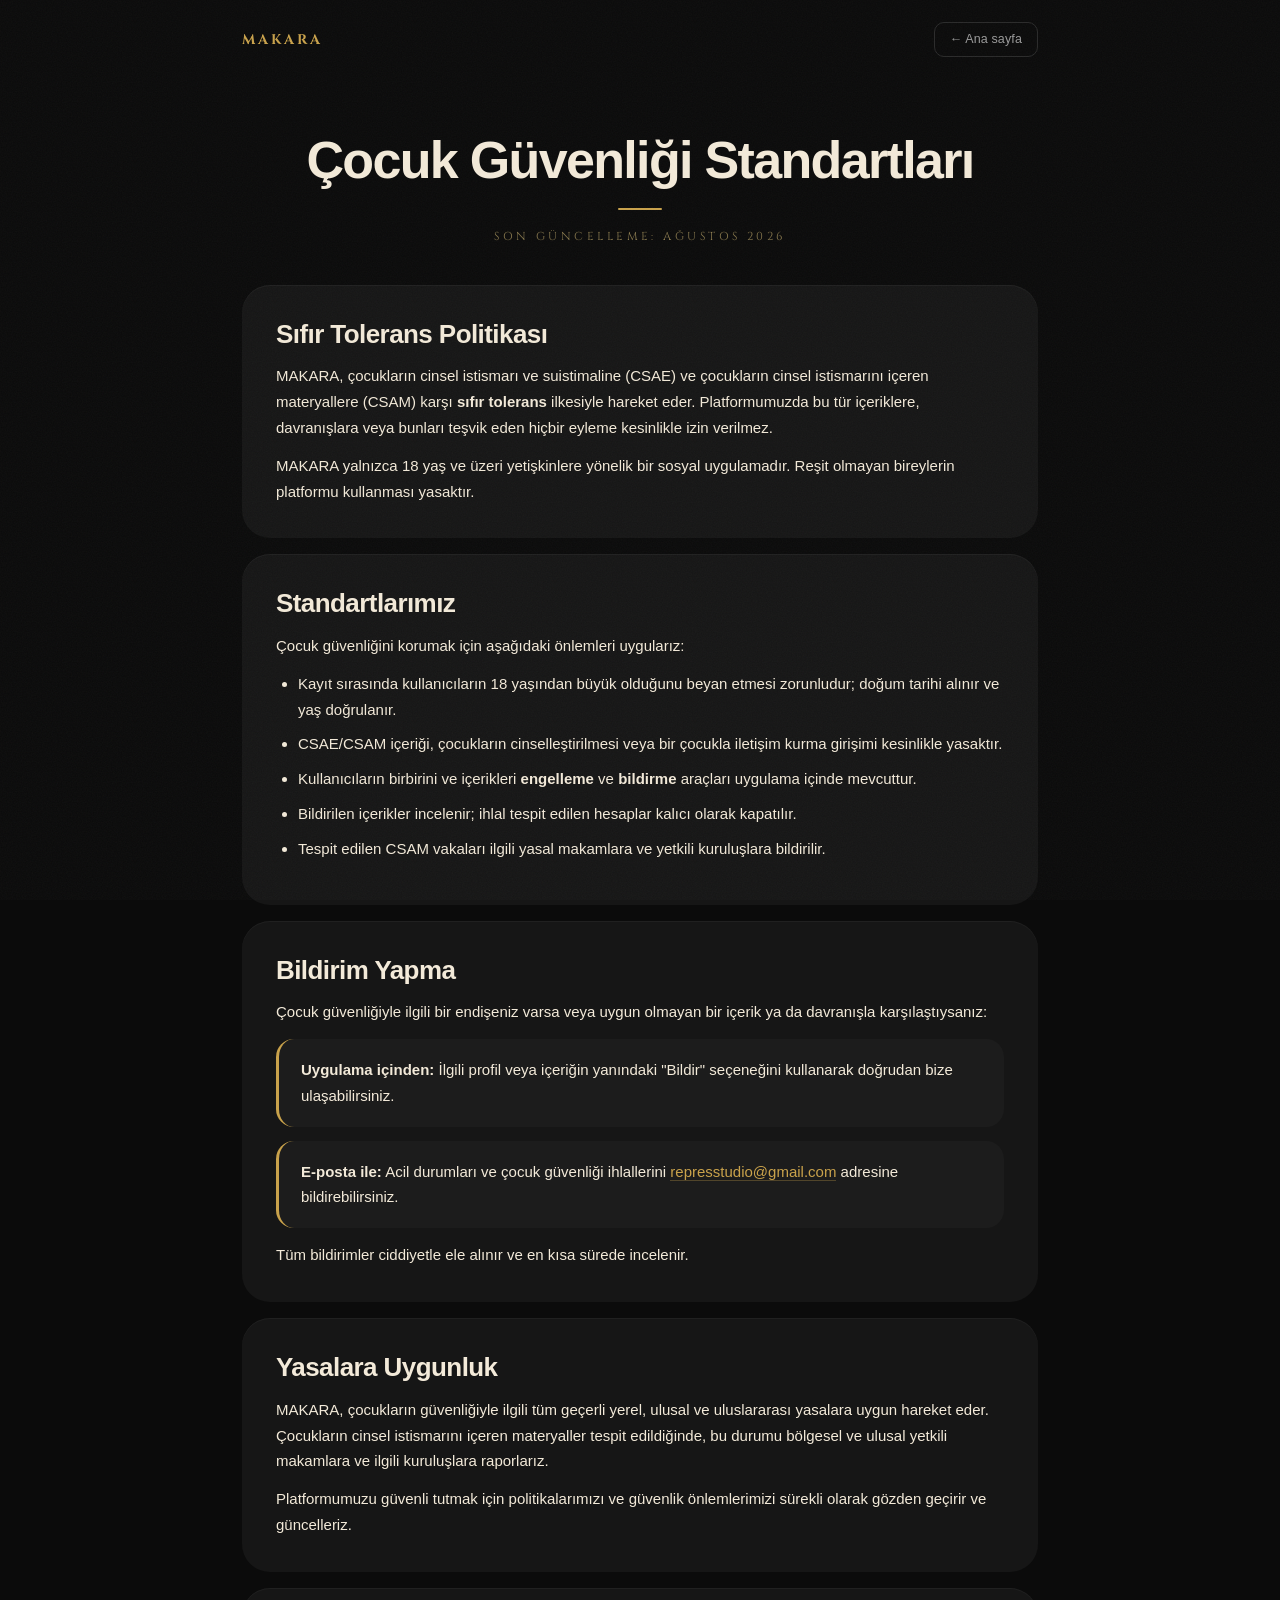
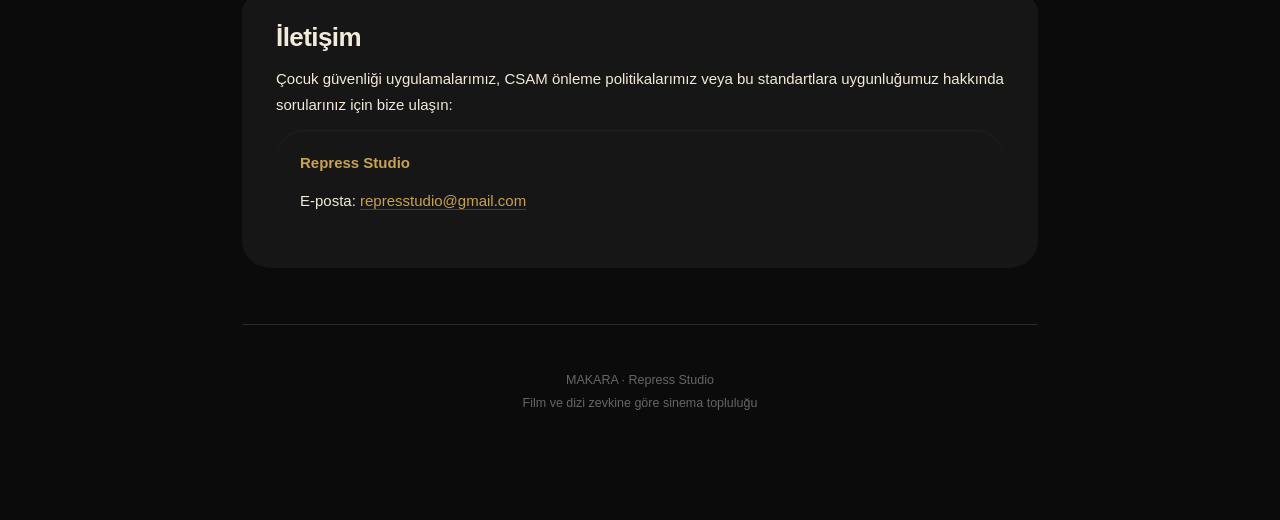
<file: cocuk-guvenligi.html>
<!DOCTYPE html>
<html lang="tr">
<head>
<meta charset="UTF-8" />
<meta name="viewport" content="width=device-width, initial-scale=1.0" />
<title>Çocuk Güvenliği Standartları · MAKARA</title>
<meta name="description" content="MAKARA'nın çocukların cinsel istismarı ve suistimaline (CSAE) karşı sıfır tolerans politikası ve güvenlik standartları." />
<link rel="icon" href="/favicon.ico" sizes="any" />
<link rel="icon" type="image/png" sizes="32x32" href="/favicon-32x32.png" />
<link rel="icon" type="image/png" sizes="16x16" href="/favicon-16x16.png" />
<link rel="apple-touch-icon" href="/apple-touch-icon.png" />
<link rel="icon" type="image/png" sizes="192x192" href="/android-chrome-192x192.png" />
<link rel="preconnect" href="https://fonts.googleapis.com" />
<link rel="preconnect" href="https://fonts.gstatic.com" crossorigin />
<link href="https://fonts.googleapis.com/css2?family=Cinzel:wght@500;600;700&display=swap" rel="stylesheet" />
<style>
  :root {
    --bg: #101010;
    --card: #1B1B1B;
    --card-alt: #151515;
    --border: #292929;
    --gold: #C9A24B;
    --gold-dim: #9A9A9A;
    --emerald: #C9A24B;
    --cream: #F3EAD9;
  }
  * { margin: 0; padding: 0; box-sizing: border-box; }
  html { scroll-behavior: smooth; }
  body {
    background:
      radial-gradient(1200px 600px at 50% -10%, #1A1A1A 0%, var(--bg) 60%),
      var(--bg);
    color: var(--cream);
    font-family: -apple-system, BlinkMacSystemFont, "Segoe UI", Roboto, Helvetica, Arial, sans-serif;
    min-height: 100dvh;
    line-height: 1.7;
    -webkit-font-smoothing: antialiased;
  }
  .wrap { max-width: 780px; margin: 0 auto; padding: 0 22px 80px; }
  .topbar {
    display: flex; align-items: center; justify-content: space-between;
    padding: 22px 0 0;
  }
  .brand { display: flex; align-items: center; gap: 10px; }
  .brand-name {
    font-family: "Cinzel", serif; font-weight: 700; font-size: 20px;
    letter-spacing: 3px; color: var(--cream);
  }
  .back {
    color: var(--gold-dim); text-decoration: none; font-size: 14px;
    border: 1px solid var(--border); padding: 8px 14px; border-radius: 20px;
    transition: all .2s;
  }
  .back:hover { color: var(--cream); border-color: var(--gold); }
  header.page {
    text-align: center; padding: 54px 0 32px;
  }
  header.page h1 {
    font-family: "Cinzel", serif; font-weight: 700; font-size: 30px;
    color: var(--cream); letter-spacing: 1px; line-height: 1.3;
  }
  .rule {
    width: 64px; height: 3px; background: var(--gold);
    margin: 18px auto 0; border-radius: 2px;
  }
  .updated { color: var(--gold-dim); font-size: 13px; margin-top: 16px; }
  section {
    background: var(--card); border: 1px solid var(--border);
    border-radius: 16px; padding: 24px 26px; margin-bottom: 18px;
  }
  section h2 {
    font-family: "Cinzel", serif; font-weight: 600; font-size: 19px;
    color: var(--gold); margin-bottom: 14px; letter-spacing: .5px;
  }
  section p { margin-bottom: 12px; color: var(--cream); }
  section p:last-child { margin-bottom: 0; }
  section ul { margin: 8px 0 4px; padding-left: 22px; }
  section li { margin-bottom: 9px; }
  a.inline { color: var(--gold); text-decoration: none; border-bottom: 1px solid rgba(201,162,75,.35); }
  a.inline:hover { border-color: var(--gold); }
  .highlight {
    background: var(--card-alt); border-left: 3px solid var(--gold);
    padding: 16px 18px; border-radius: 8px; margin: 14px 0;
  }
  .contact-box {
    background: var(--card-alt); border: 1px solid var(--border);
    border-radius: 12px; padding: 18px 20px; margin-top: 8px;
  }
  .contact-box strong { color: var(--gold); }
  footer {
    text-align: center; color: var(--gold-dim); font-size: 12.5px;
    padding-top: 30px; line-height: 1.8;
  }
</style>
<link rel="stylesheet" href="/stil.css">
</head>
<body>
<div class="wrap">
  <div class="topbar">
    <div class="brand"><span class="brand-name">MAKARA</span></div>
    <a class="back" href="/">← Ana sayfa</a>
  </div>

  <header class="page">
    <h1>Çocuk Güvenliği Standartları</h1>
    <div class="rule"></div>
    <div class="updated">Son güncelleme: Ağustos 2026</div>
  </header>

  <section>
    <h2>Sıfır Tolerans Politikası</h2>
    <p>MAKARA, çocukların cinsel istismarı ve suistimaline (CSAE) ve çocukların cinsel istismarını içeren materyallere (CSAM) karşı <strong>sıfır tolerans</strong> ilkesiyle hareket eder. Platformumuzda bu tür içeriklere, davranışlara veya bunları teşvik eden hiçbir eyleme kesinlikle izin verilmez.</p>
    <p>MAKARA yalnızca 18 yaş ve üzeri yetişkinlere yönelik bir sosyal uygulamadır. Reşit olmayan bireylerin platformu kullanması yasaktır.</p>
  </section>

  <section>
    <h2>Standartlarımız</h2>
    <p>Çocuk güvenliğini korumak için aşağıdaki önlemleri uygularız:</p>
    <ul>
      <li>Kayıt sırasında kullanıcıların 18 yaşından büyük olduğunu beyan etmesi zorunludur; doğum tarihi alınır ve yaş doğrulanır.</li>
      <li>CSAE/CSAM içeriği, çocukların cinselleştirilmesi veya bir çocukla iletişim kurma girişimi kesinlikle yasaktır.</li>
      <li>Kullanıcıların birbirini ve içerikleri <strong>engelleme</strong> ve <strong>bildirme</strong> araçları uygulama içinde mevcuttur.</li>
      <li>Bildirilen içerikler incelenir; ihlal tespit edilen hesaplar kalıcı olarak kapatılır.</li>
      <li>Tespit edilen CSAM vakaları ilgili yasal makamlara ve yetkili kuruluşlara bildirilir.</li>
    </ul>
  </section>

  <section>
    <h2>Bildirim Yapma</h2>
    <p>Çocuk güvenliğiyle ilgili bir endişeniz varsa veya uygun olmayan bir içerik ya da davranışla karşılaştıysanız:</p>
    <div class="highlight">
      <p><strong>Uygulama içinden:</strong> İlgili profil veya içeriğin yanındaki "Bildir" seçeneğini kullanarak doğrudan bize ulaşabilirsiniz.</p>
    </div>
    <div class="highlight">
      <p><strong>E-posta ile:</strong> Acil durumları ve çocuk güvenliği ihlallerini <a class="inline" href="mailto:represstudio@gmail.com">represstudio@gmail.com</a> adresine bildirebilirsiniz.</p>
    </div>
    <p>Tüm bildirimler ciddiyetle ele alınır ve en kısa sürede incelenir.</p>
  </section>

  <section>
    <h2>Yasalara Uygunluk</h2>
    <p>MAKARA, çocukların güvenliğiyle ilgili tüm geçerli yerel, ulusal ve uluslararası yasalara uygun hareket eder. Çocukların cinsel istismarını içeren materyaller tespit edildiğinde, bu durumu bölgesel ve ulusal yetkili makamlara ve ilgili kuruluşlara raporlarız.</p>
    <p>Platformumuzu güvenli tutmak için politikalarımızı ve güvenlik önlemlerimizi sürekli olarak gözden geçirir ve güncelleriz.</p>
  </section>

  <section>
    <h2>İletişim</h2>
    <p>Çocuk güvenliği uygulamalarımız, CSAM önleme politikalarımız veya bu standartlara uygunluğumuz hakkında sorularınız için bize ulaşın:</p>
    <div class="contact-box">
      <p><strong>Repress Studio</strong></p>
      <p>E-posta: <a class="inline" href="mailto:represstudio@gmail.com">represstudio@gmail.com</a></p>
    </div>
  </section>

  <footer>
    MAKARA · Repress Studio<br />
    Film ve dizi zevkine göre sinema topluluğu
  </footer>
</div>
</body>
</html>
</file>
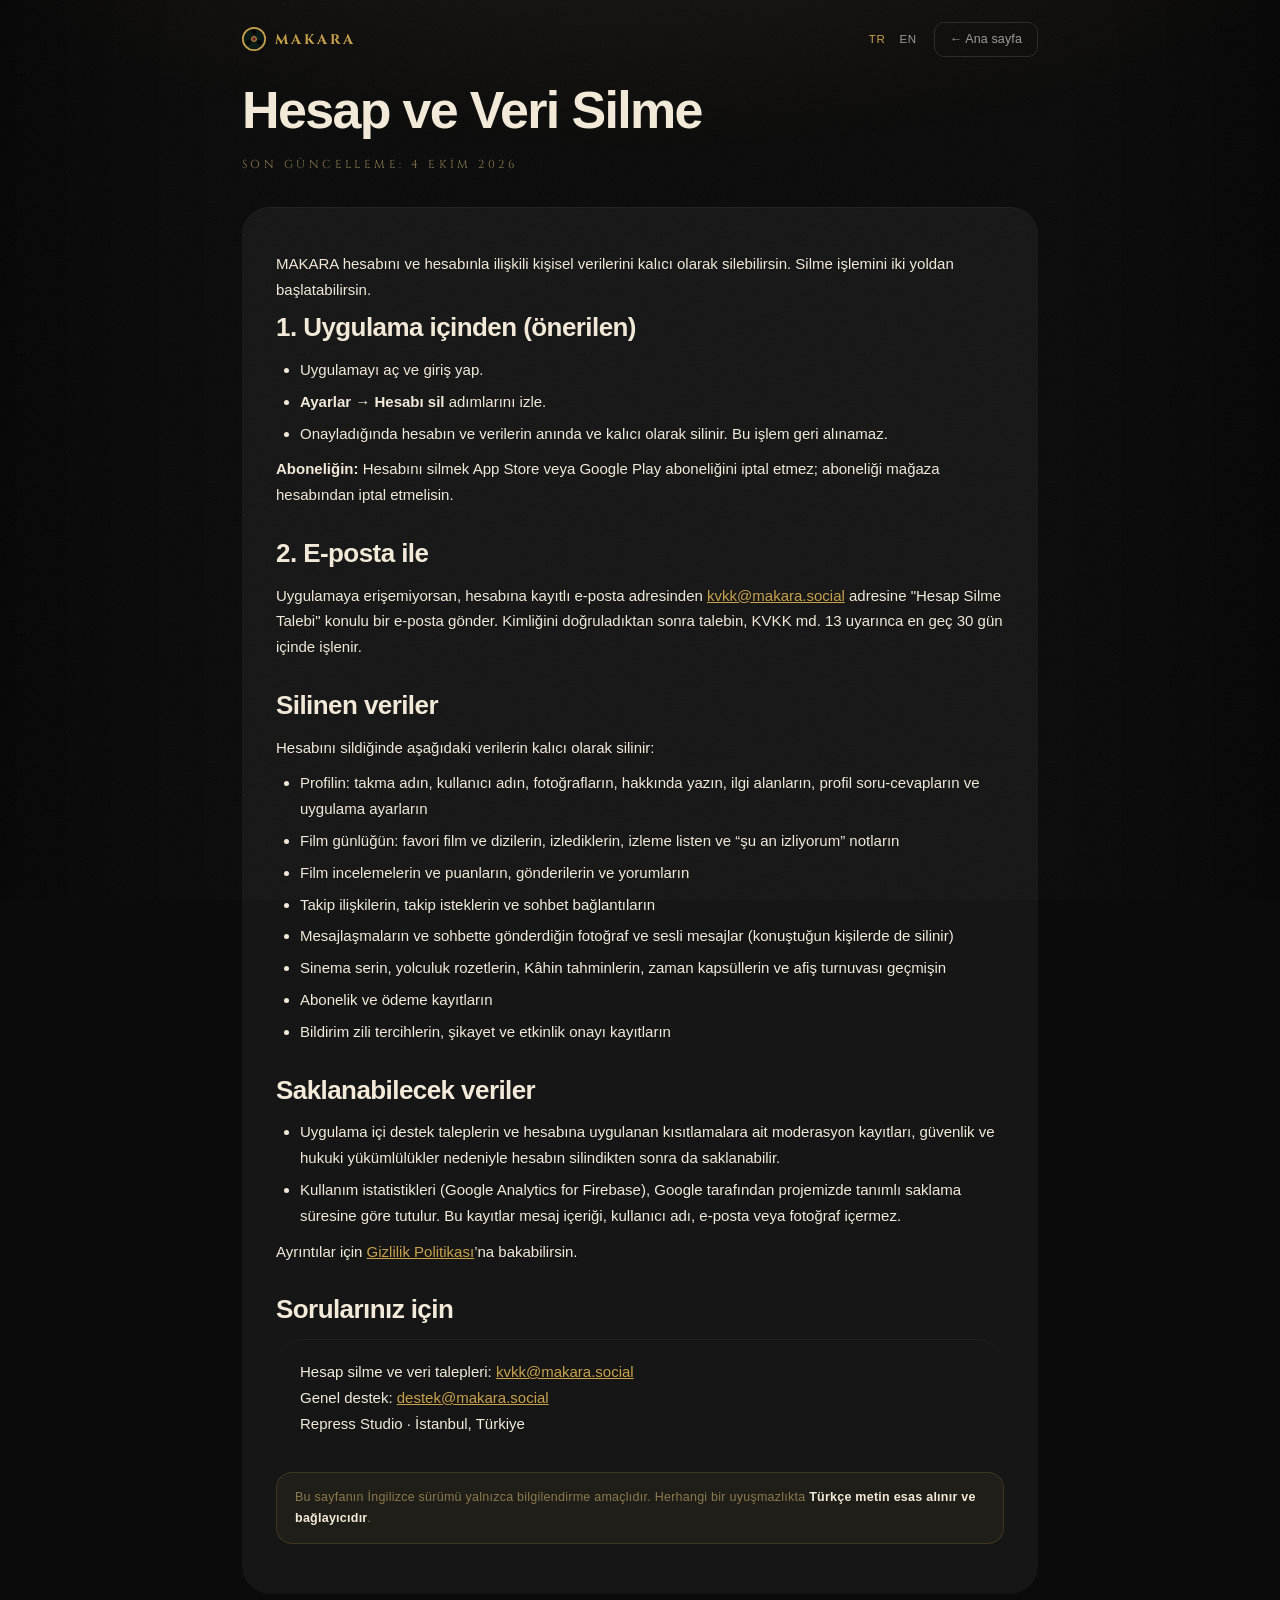
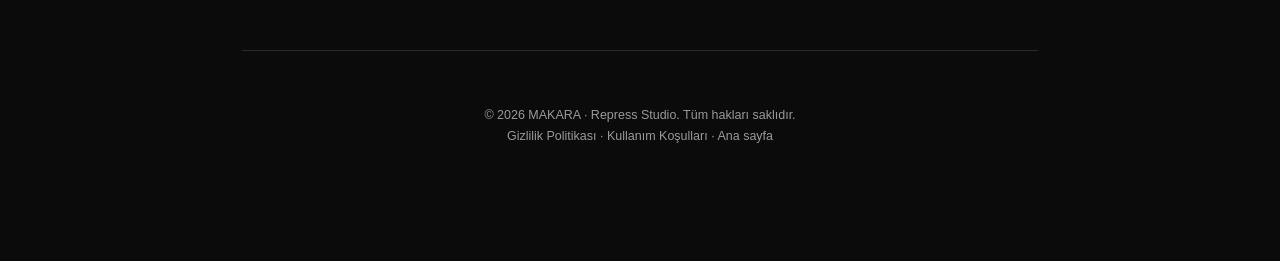
<file: delete-account.html>
<!DOCTYPE html>
<html lang="tr">
<head>
<meta charset="UTF-8">
<meta name="viewport" content="width=device-width, initial-scale=1.0">
<title>MAKARA — Hesap ve Veri Silme</title>
<link rel="icon" type="image/svg+xml" href="[data-uri]">
<style>
@font-face{font-family:'Cinzel';font-style:normal;font-weight:400;font-display:swap;src:url([data-uri]) format('woff2');unicode-range:U+0100-02AF,U+0304,U+0308,U+0329,U+1E00-1E9F,U+1EF2-1EFF,U+2020,U+20A0-20AB,U+20AD-20C0,U+2113,U+2C60-2C7F,U+A720-A7FF;}
@font-face{font-family:'Cinzel';font-style:normal;font-weight:400;font-display:swap;src:url([data-uri]) format('woff2');unicode-range:U+0000-00FF,U+0131,U+0152-0153,U+02BB-02BC,U+02C6,U+02DA,U+02DC,U+2000-206F,U+2074,U+20AC,U+2122,U+2191,U+2193,U+2212,U+2215,U+FEFF,U+FFFD;}
@font-face{font-family:'Cinzel';font-style:normal;font-weight:700;font-display:swap;src:url([data-uri]) format('woff2');unicode-range:U+0100-02AF,U+0304,U+0308,U+0329,U+1E00-1E9F,U+1EF2-1EFF,U+2020,U+20A0-20AB,U+20AD-20C0,U+2113,U+2C60-2C7F,U+A720-A7FF;}
@font-face{font-family:'Cinzel';font-style:normal;font-weight:700;font-display:swap;src:url([data-uri]) format('woff2');unicode-range:U+0000-00FF,U+0131,U+0152-0153,U+02BB-02BC,U+02C6,U+02DA,U+02DC,U+2000-206F,U+2074,U+20AC,U+2122,U+2191,U+2193,U+2212,U+2215,U+FEFF,U+FFFD;}
:root{ --bg:#101010; --card:#1B1B1B; --card-alt:#151515; --border:#333333; --border-soft:#292929;
  --gold:#C9A24B; --gold-dim:#9A9A9A; --cream:#F3EAD9; --maroon:#6E2020; --maroon-border:#8A3232; --maroon-text:#E8DCC0;
  --emerald:#C9A24B; --emerald-bright:#E0BC5E; --serif:'Cinzel', Georgia, 'Times New Roman', serif; }
*{ box-sizing:border-box; margin:0; padding:0; }
html{ scroll-behavior:smooth; }
body{ background:var(--bg); color:var(--cream); line-height:1.7; font-family:-apple-system,BlinkMacSystemFont,"Segoe UI",Roboto,Helvetica,Arial,sans-serif; -webkit-font-smoothing:antialiased; }
body::before{ content:""; position:fixed; inset:0; z-index:0; pointer-events:none; background:radial-gradient(90% 45% at 50% -10%, rgba(201,162,75,.08), transparent 60%), linear-gradient(90deg, rgba(0,0,0,.4), transparent 16%, transparent 84%, rgba(0,0,0,.4)); }
.wrap{ position:relative; z-index:1; max-width:820px; margin:0 auto; padding:0 24px; }
.perf{ height:20px; background-color:#080808; background-image:radial-gradient(circle, rgba(243,234,217,.18) 2.4px, transparent 3px); background-size:20px 20px; background-position:center; }
header{ display:flex; align-items:center; justify-content:space-between; padding:24px 0; }
.brand{ display:flex; align-items:center; gap:12px; font-family:var(--serif); font-weight:700; font-size:20px; letter-spacing:.2em; text-transform:uppercase; color:var(--cream); text-decoration:none; }
.reel{ width:24px; height:24px; flex:0 0 auto; background:url("[data-uri]") center/contain no-repeat; }
.back{ color:var(--gold-dim); text-decoration:none; font-size:14px; }
.back:hover{ color:var(--gold); }
h1{ font-family:var(--serif); font-size:clamp(26px,4.5vw,38px); font-weight:700; letter-spacing:.01em; margin:26px 0 8px; }
.updated{ color:var(--gold-dim); font-size:13.5px; margin-bottom:32px; }
.card{ background:var(--card); border:1px solid var(--border); border-radius:16px; padding:30px clamp(20px,4vw,40px); margin-bottom:40px; }
h2{ font-family:var(--serif); font-size:19px; font-weight:700; color:var(--gold); margin:30px 0 12px; letter-spacing:.01em; }
h2:first-of-type{ margin-top:6px; }
h3{ font-size:15.5px; font-weight:700; margin:18px 0 6px; color:var(--cream); }
p{ margin:10px 0; color:var(--cream); font-size:15.5px; }
ul{ margin:8px 0 8px 4px; padding-left:20px; }
li{ margin:6px 0; color:var(--cream); font-size:15px; }
strong{ color:var(--cream); }
a{ color:var(--gold); }
footer{ padding:30px 0 50px; border-top:1px solid var(--border); }
.fine{ color:var(--gold-dim); font-size:12.5px; line-height:1.7; }
.fine a{ color:var(--gold-dim); }
a:focus-visible{ outline:2px solid var(--emerald); outline-offset:3px; border-radius:6px; }
.langtoggle{display:inline-flex;border:1px solid rgba(201,162,75,.3);border-radius:10px;overflow:hidden;vertical-align:middle}
.langtoggle button{background:transparent;color:#9A9A9A;border:none;font:inherit;font-size:12px;letter-spacing:.06em;padding:6px 11px;cursor:pointer}
.langtoggle button.on{background:rgba(201,162,75,.14);color:#C9A24B}
[data-lang-block]{display:none}
.not-ceviri{background:rgba(201,162,75,.08);border:1px solid rgba(201,162,75,.2);border-radius:10px;padding:12px 16px;margin:16px 0;font-size:13px;color:#9A9A9A}
</style>
<link rel="preconnect" href="https://fonts.googleapis.com">
<link rel="preconnect" href="https://fonts.gstatic.com" crossorigin>
<link href="https://fonts.googleapis.com/css2?family=Cinzel:wght@600;700&display=swap" rel="stylesheet">
<link rel="stylesheet" href="/stil.css">
</head>
<body>
<div class="perf"></div>
<div class="wrap">
  <header>
    <a class="brand" href="index.html"><span class="reel" aria-hidden="true"></span>MAKARA</a>
    <span style="display:inline-flex;gap:12px;align-items:center"><span class="langtoggle" role="group" aria-label="Dil / Language"><button type="button" data-lang="tr">TR</button><button type="button" data-lang="en">EN</button></span><a class="back" href="index.html" data-tr="← Ana sayfa" data-en="← Home">← Ana sayfa</a></span>
  </header>
  <div data-lang-block="tr">
  <h1>Hesap ve Veri Silme</h1>
  <div class="updated">Son güncelleme: 4 Ekim 2026</div>
  <div class="card">
  <p>MAKARA hesabını ve hesabınla ilişkili kişisel verilerini kalıcı olarak
    silebilirsin. Silme işlemini iki yoldan başlatabilirsin.</p>

    <h2>1. Uygulama içinden (önerilen)</h2>
    <ul>
      <li>Uygulamayı aç ve giriş yap.</li>
      <li><strong>Ayarlar → Hesabı sil</strong> adımlarını izle.</li>
      <li>Onayladığında hesabın ve verilerin anında ve kalıcı olarak silinir. Bu
      işlem geri alınamaz.</li>
    </ul>
    <p><strong>Aboneliğin:</strong> Hesabını silmek App Store veya Google Play
    aboneliğini iptal etmez; aboneliği mağaza hesabından iptal etmelisin.</p>

    <h2>2. E-posta ile</h2>
    <p>Uygulamaya erişemiyorsan, hesabına kayıtlı e-posta adresinden
    <a href="mailto:kvkk@makara.social?subject=Hesap%20Silme%20Talebi">kvkk@makara.social</a>
    adresine "Hesap Silme Talebi" konulu bir e-posta gönder. Kimliğini
    doğruladıktan sonra talebin, KVKK md. 13 uyarınca en geç 30 gün içinde
    işlenir.</p>

    <h2>Silinen veriler</h2>
    <p>Hesabını sildiğinde aşağıdaki verilerin kalıcı olarak silinir:</p>
    <ul>
      <li>Profilin: takma adın, kullanıcı adın, fotoğrafların, hakkında yazın,
      ilgi alanların, profil soru-cevapların ve uygulama ayarların</li>
      <li>Film günlüğün: favori film ve dizilerin, izlediklerin, izleme listen ve
      “şu an izliyorum” notların</li>
      <li>Film incelemelerin ve puanların, gönderilerin ve yorumların</li>
      <li>Takip ilişkilerin, takip isteklerin ve sohbet bağlantıların</li>
      <li>Mesajlaşmaların ve sohbette gönderdiğin fotoğraf ve sesli mesajlar
      (konuştuğun kişilerde de silinir)</li>
      <li>Sinema serin, yolculuk rozetlerin, Kâhin tahminlerin, zaman kapsüllerin
      ve afiş turnuvası geçmişin</li>
      <li>Abonelik ve ödeme kayıtların</li>
      <li>Bildirim zili tercihlerin, şikayet ve etkinlik onayı kayıtların</li>
    </ul>

    <h2>Saklanabilecek veriler</h2>
    <ul>
      <li>Uygulama içi destek taleplerin ve hesabına uygulanan kısıtlamalara ait
      moderasyon kayıtları, güvenlik ve hukuki yükümlülükler nedeniyle hesabın
      silindikten sonra da saklanabilir.</li>
      <li>Kullanım istatistikleri (Google Analytics for Firebase), Google
      tarafından projemizde tanımlı saklama süresine göre tutulur. Bu kayıtlar
      mesaj içeriği, kullanıcı adı, e-posta veya fotoğraf içermez.</li>
    </ul>
    <p>Ayrıntılar için <a href="privacy.html">Gizlilik Politikası</a>’na
    bakabilirsin.</p>

    <h2>Sorularınız için</h2>
    <p class="contact">Hesap silme ve veri talepleri:
    <a href="mailto:kvkk@makara.social">kvkk@makara.social</a><br>
    Genel destek:
    <a href="mailto:destek@makara.social">destek@makara.social</a><br>
    Repress Studio · İstanbul, Türkiye</p>
  <div class="not-ceviri">Bu sayfanın İngilizce sürümü yalnızca bilgilendirme amaçlıdır. Herhangi bir uyuşmazlıkta <strong>Türkçe metin esas alınır ve bağlayıcıdır</strong>.</div>
  </div>
  </div>

<div data-lang-block="en">
  <h1>Account and Data Deletion</h1>
  <div class="updated">Last updated: October 4, 2026</div>
  <div class="card">
    <p>You can permanently delete your MAKARA account and the personal data associated with it. You can start the deletion in two ways.</p>
    <h2>1. From within the app (recommended)</h2>
    <ul><li>Open the app and sign in.</li><li>Follow <strong>Settings → Delete account</strong>.</li><li>Once you confirm, your account and data are deleted instantly and permanently. This action cannot be undone.</li></ul>
    <p><strong>Your subscription:</strong> Deleting your account does not cancel your App Store or Google Play subscription; cancel it from your store account.</p>
    <h2>2. By email</h2>
    <p>If you cannot access the app, send an email titled "Account Deletion Request" from the email registered to your account to <a href="mailto:kvkk@makara.social">kvkk@makara.social</a>. After we verify your identity, your request is processed within 30 days at the latest, pursuant to Article 13 of the KVKK.</p>
    <h2>Data that is deleted</h2>
    <p>When you delete your account, the following data is permanently deleted:</p>
    <ul><li>Your profile: nickname, username, photos, bio, interests, profile question answers and app settings</li><li>Your film diary: favorite films and series, what you have watched, your watchlist and your “watching now” notes</li><li>Your film reviews and ratings, posts and comments</li><li>Your follow relationships, follow requests and chat connections</li><li>Your conversations and the photos and voice messages you sent in chat (also deleted for the people you talked to)</li><li>Your cinema streak, journey badges, Oracle predictions, time capsules and poster tournament history</li><li>Your subscription and payment records</li><li>Your notification bell preferences, report and event consent records</li></ul>
    <h2>Data that may be retained</h2>
    <ul><li>Your in-app support requests and moderation records of restrictions applied to your account may be kept after your account is deleted, for safety reasons and legal obligations.</li><li>Usage statistics (Google Analytics for Firebase) are kept by Google according to the retention period set in our project. These records never contain message content, usernames, email addresses or photos.</li></ul>
    <p>For details, see the <a href="privacy.html">Privacy Policy</a>.</p>
    <h2>For your questions</h2>
    <p class="contact">Account deletion and data requests: <a href="mailto:kvkk@makara.social">kvkk@makara.social</a><br>General support: <a href="mailto:destek@makara.social">destek@makara.social</a><br>Repress Studio · Istanbul, Türkiye</p>
    <div class="not-ceviri">This English version is provided for information only. In case of any dispute, the <strong>Turkish text prevails and is binding</strong>.</div>
  </div>
  </div>

  <footer>
    <p class="fine"><span data-tr="© 2026 MAKARA · Repress Studio. Tüm hakları saklıdır." data-en="© 2026 MAKARA · Repress Studio. All rights reserved.">© 2026 MAKARA · Repress Studio. Tüm hakları saklıdır.</span><br>
      <a href="privacy.html" data-tr="Gizlilik Politikası" data-en="Privacy Policy">Gizlilik Politikası</a> · <a href="terms.html" data-tr="Kullanım Koşulları" data-en="Terms of Use">Kullanım Koşulları</a> · <a href="index.html" data-tr="Ana sayfa" data-en="Home">Ana sayfa</a></p>
  </footer>
</div>
<div class="perf"></div>
<script>
function setLang(l){document.documentElement.lang=l;document.querySelectorAll('[data-lang-block]').forEach(function(b){b.style.display=(b.getAttribute('data-lang-block')===l)?'block':'none';});document.querySelectorAll('[data-tr]').forEach(function(el){var v=el.getAttribute(l==='en'?'data-en':'data-tr');if(v!=null)el.textContent=v;});document.title=(l==='en')?'Account & Data Deletion | MAKARA':'Hesap ve Veri Silme | MAKARA';document.querySelectorAll('.langtoggle button').forEach(function(b){b.classList.toggle('on',b.dataset.lang===l);});try{localStorage.setItem('makara_lang',l);}catch(e){}}(function(){var l='tr';try{l=localStorage.getItem('makara_lang')||'tr';}catch(e){}document.querySelectorAll('.langtoggle button').forEach(function(b){b.addEventListener('click',function(){setLang(b.dataset.lang);});});setLang(l);})();
</script>
</body>
</html>
</file>
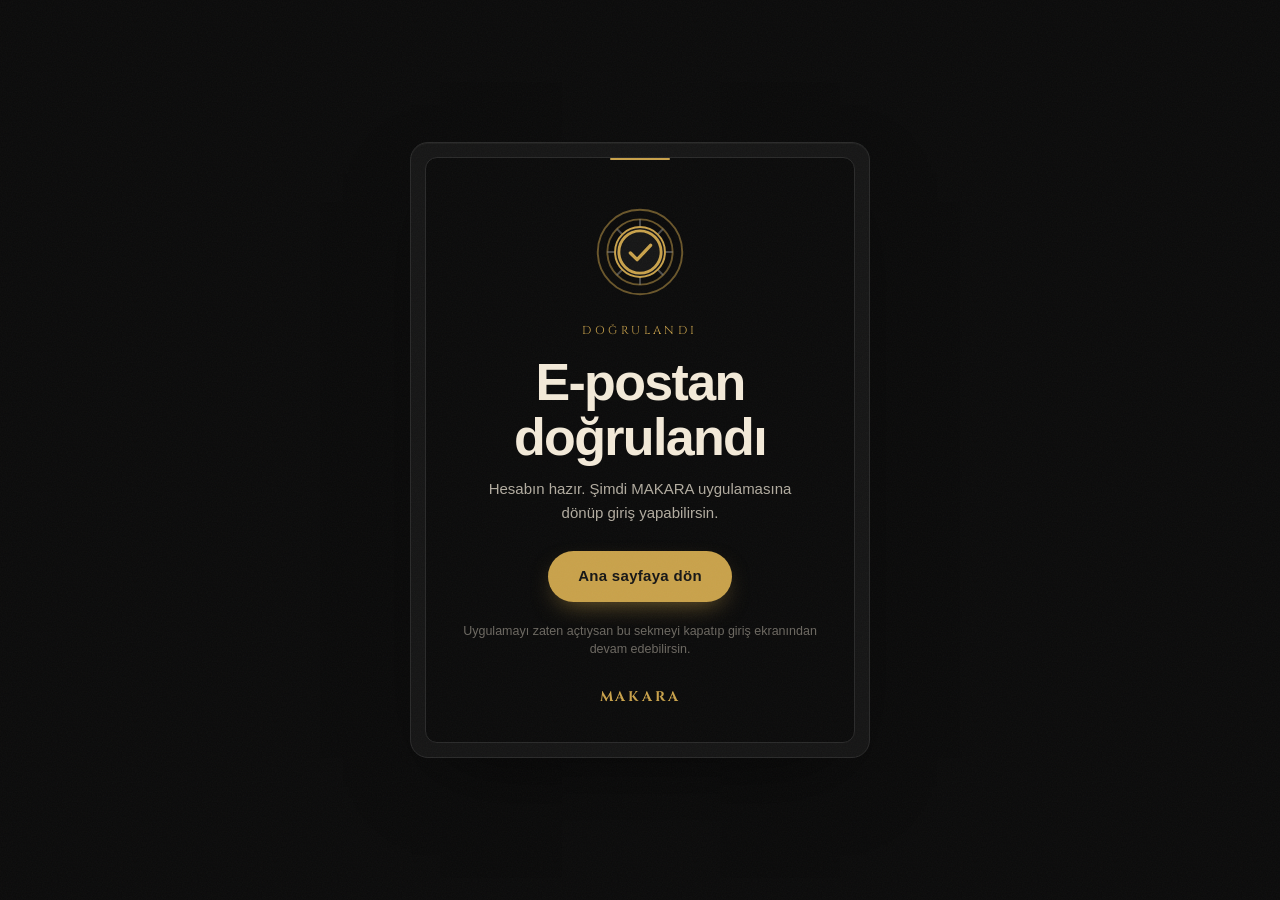
<file: dogrulandi.html>
<!DOCTYPE html>
<html lang="tr">
<head>
<meta charset="UTF-8" />
<meta name="viewport" content="width=device-width, initial-scale=1.0" />
<title>E-postan doğrulandı · MAKARA</title>
<!-- Favicon (sekme logosu) -->
<link rel="icon" href="/favicon.ico" sizes="any" />
<link rel="icon" type="image/png" sizes="32x32" href="/favicon-32x32.png" />
<link rel="icon" type="image/png" sizes="16x16" href="/favicon-16x16.png" />
<link rel="apple-touch-icon" href="/apple-touch-icon.png" />
<link rel="preconnect" href="https://fonts.googleapis.com" />
<link rel="preconnect" href="https://fonts.gstatic.com" crossorigin />
<link href="https://fonts.googleapis.com/css2?family=Cinzel:wght@500;600&display=swap" rel="stylesheet" />
<style>
  :root {
    --bg: #101010;
    --card: #1B1B1B;
    --card-edge: #151515;
    --border: #292929;
    --gold: #C9A24B;
    --gold-dim: #9c7c3a;
    --emerald: #C9A24B;
    --cream: #F3EAD9;
  }

  * { margin: 0; padding: 0; box-sizing: border-box; }

  html, body { height: 100%; }

  body {
    background:
      radial-gradient(1200px 600px at 50% -10%, #1A1A1A 0%, var(--bg) 60%),
      var(--bg);
    color: var(--cream);
    font-family: -apple-system, BlinkMacSystemFont, "Segoe UI", Roboto, Helvetica, Arial, sans-serif;
    min-height: 100dvh;
    display: flex;
    align-items: center;
    justify-content: center;
    padding: 24px;
    -webkit-font-smoothing: antialiased;
  }

  /* --- Film şeridi kenar --- */
  .reel {
    position: relative;
    width: 100%;
    max-width: 460px;
    background: linear-gradient(180deg, var(--card) 0%, var(--card-edge) 100%);
    border: 1px solid var(--border);
    border-radius: 18px;
    padding: 14px;
    box-shadow:
      0 30px 80px -30px rgba(0,0,0,0.7),
      inset 0 1px 0 rgba(243,234,217,0.04);
  }

  /* perforasyon: üst ve alt film delikleri */
  .perf {
    display: flex;
    justify-content: space-between;
    padding: 0 6px;
    height: 16px;
    align-items: center;
  }
  .perf span {
    width: 14px;
    height: 9px;
    border-radius: 2px;
    background: #0B0B0B;
    box-shadow: inset 0 0 0 1px rgba(41,41,41,0.7);
  }

  .inner {
    background: var(--bg);
    border: 1px solid var(--border);
    border-radius: 12px;
    padding: 40px 28px 34px;
    text-align: center;
    position: relative;
    overflow: hidden;
  }

  /* ince altın üst çizgi */
  .inner::before {
    content: "";
    position: absolute;
    top: 0; left: 50%;
    transform: translateX(-50%);
    width: 60px; height: 2px;
    background: var(--gold);
    border-radius: 2px;
  }

  /* --- Mühür: çark amblemi + tik --- */
  .seal {
    width: 96px;
    height: 96px;
    margin: 6px auto 22px;
    position: relative;
  }

  .seal svg { width: 100%; height: 100%; display: block; }

  .ring {
    fill: none;
    stroke: var(--gold);
    stroke-width: 2;
    opacity: 0.5;
  }

  .spoke { stroke: var(--gold-dim); stroke-width: 2; opacity: 0.45; }
  .hub { fill: var(--card); stroke: var(--gold); stroke-width: 2; }

  /* tik dairesi */
  .tick-ring {
    fill: none;
    stroke: var(--emerald);
    stroke-width: 3;
    stroke-dasharray: 150;
    stroke-dashoffset: 150;
    animation: draw 0.7s ease-out 0.15s forwards;
  }
  .tick {
    fill: none;
    stroke: var(--emerald);
    stroke-width: 3.5;
    stroke-linecap: round;
    stroke-linejoin: round;
    stroke-dasharray: 40;
    stroke-dashoffset: 40;
    animation: draw 0.4s ease-out 0.7s forwards;
  }

  @keyframes draw { to { stroke-dashoffset: 0; } }

  .eyebrow {
    font-family: "Cinzel", serif;
    font-size: 13px;
    letter-spacing: 4px;
    color: var(--gold);
    margin-bottom: 14px;
  }

  h1 {
    font-family: "Cinzel", serif;
    font-weight: 600;
    font-size: 25px;
    line-height: 1.25;
    color: var(--cream);
    margin-bottom: 12px;
  }

  p.lead {
    font-size: 15px;
    line-height: 1.6;
    color: rgba(243,234,217,0.72);
    max-width: 320px;
    margin: 0 auto 26px;
  }

  .btn {
    display: inline-block;
    font-size: 15px;
    font-weight: 600;
    letter-spacing: 0.3px;
    color: #161616;
    background: var(--gold);
    padding: 13px 30px;
    border-radius: 999px;
    text-decoration: none;
    transition: transform 0.15s ease, box-shadow 0.15s ease, background 0.15s ease;
    box-shadow: 0 10px 26px -10px rgba(201,162,75,0.6);
  }
  .btn:hover { transform: translateY(-1px); background: #d8b25c; }
  .btn:active { transform: translateY(0); }
  .btn:focus-visible { outline: 3px solid var(--emerald); outline-offset: 3px; }

  .hint {
    margin-top: 20px;
    font-size: 12.5px;
    color: rgba(243,234,217,0.42);
    line-height: 1.5;
  }

  .wordmark {
    margin-top: 26px;
    font-family: "Cinzel", serif;
    font-size: 14px;
    letter-spacing: 6px;
    color: var(--gold-dim);
  }
  .wordmark .dot { color: var(--emerald); }

  @media (prefers-reduced-motion: reduce) {
    .tick-ring, .tick { animation: none; stroke-dashoffset: 0; }
  }

  @media (max-width: 380px) {
    .inner { padding: 34px 20px 28px; }
    h1 { font-size: 22px; }
  }
</style>
<link rel="stylesheet" href="/stil.css">
</head>
<body>
  <main class="reel" role="main">
    <div class="perf" aria-hidden="true">
      <span></span><span></span><span></span><span></span><span></span>
      <span></span><span></span><span></span>
    </div>

    <div class="inner">
      <div class="seal" aria-hidden="true">
        <svg viewBox="0 0 100 100" xmlns="http://www.w3.org/2000/svg">
          <!-- film makarası çarkı -->
          <circle class="ring" cx="50" cy="50" r="44" />
          <circle class="ring" cx="50" cy="50" r="34" />
          <g class="spoke">
            <line x1="50" y1="16" x2="50" y2="30" />
            <line x1="50" y1="70" x2="50" y2="84" />
            <line x1="16" y1="50" x2="30" y2="50" />
            <line x1="70" y1="50" x2="84" y2="50" />
            <line x1="26" y1="26" x2="36" y2="36" />
            <line x1="64" y1="64" x2="74" y2="74" />
            <line x1="74" y1="26" x2="64" y2="36" />
            <line x1="36" y1="64" x2="26" y2="74" />
          </g>
          <circle class="hub" cx="50" cy="50" r="26" />
          <!-- onay tiki -->
          <circle class="tick-ring" cx="50" cy="50" r="22" />
          <path class="tick" d="M40 51 l7 7 l14 -15" />
        </svg>
      </div>

      <div class="eyebrow">DOĞRULANDI</div>
      <h1>E-postan doğrulandı</h1>
      <p class="lead">Hesabın hazır. Şimdi MAKARA uygulamasına dönüp giriş yapabilirsin.</p>

      <a class="btn" href="https://makara.social">Ana sayfaya dön</a>

      <p class="hint">Uygulamayı zaten açtıysan bu sekmeyi kapatıp giriş ekranından devam edebilirsin.</p>

      <div class="wordmark">MAKARA</div>
    </div>

    <div class="perf" aria-hidden="true">
      <span></span><span></span><span></span><span></span><span></span>
      <span></span><span></span><span></span>
    </div>
  </main>
</body>
</html>
</file>
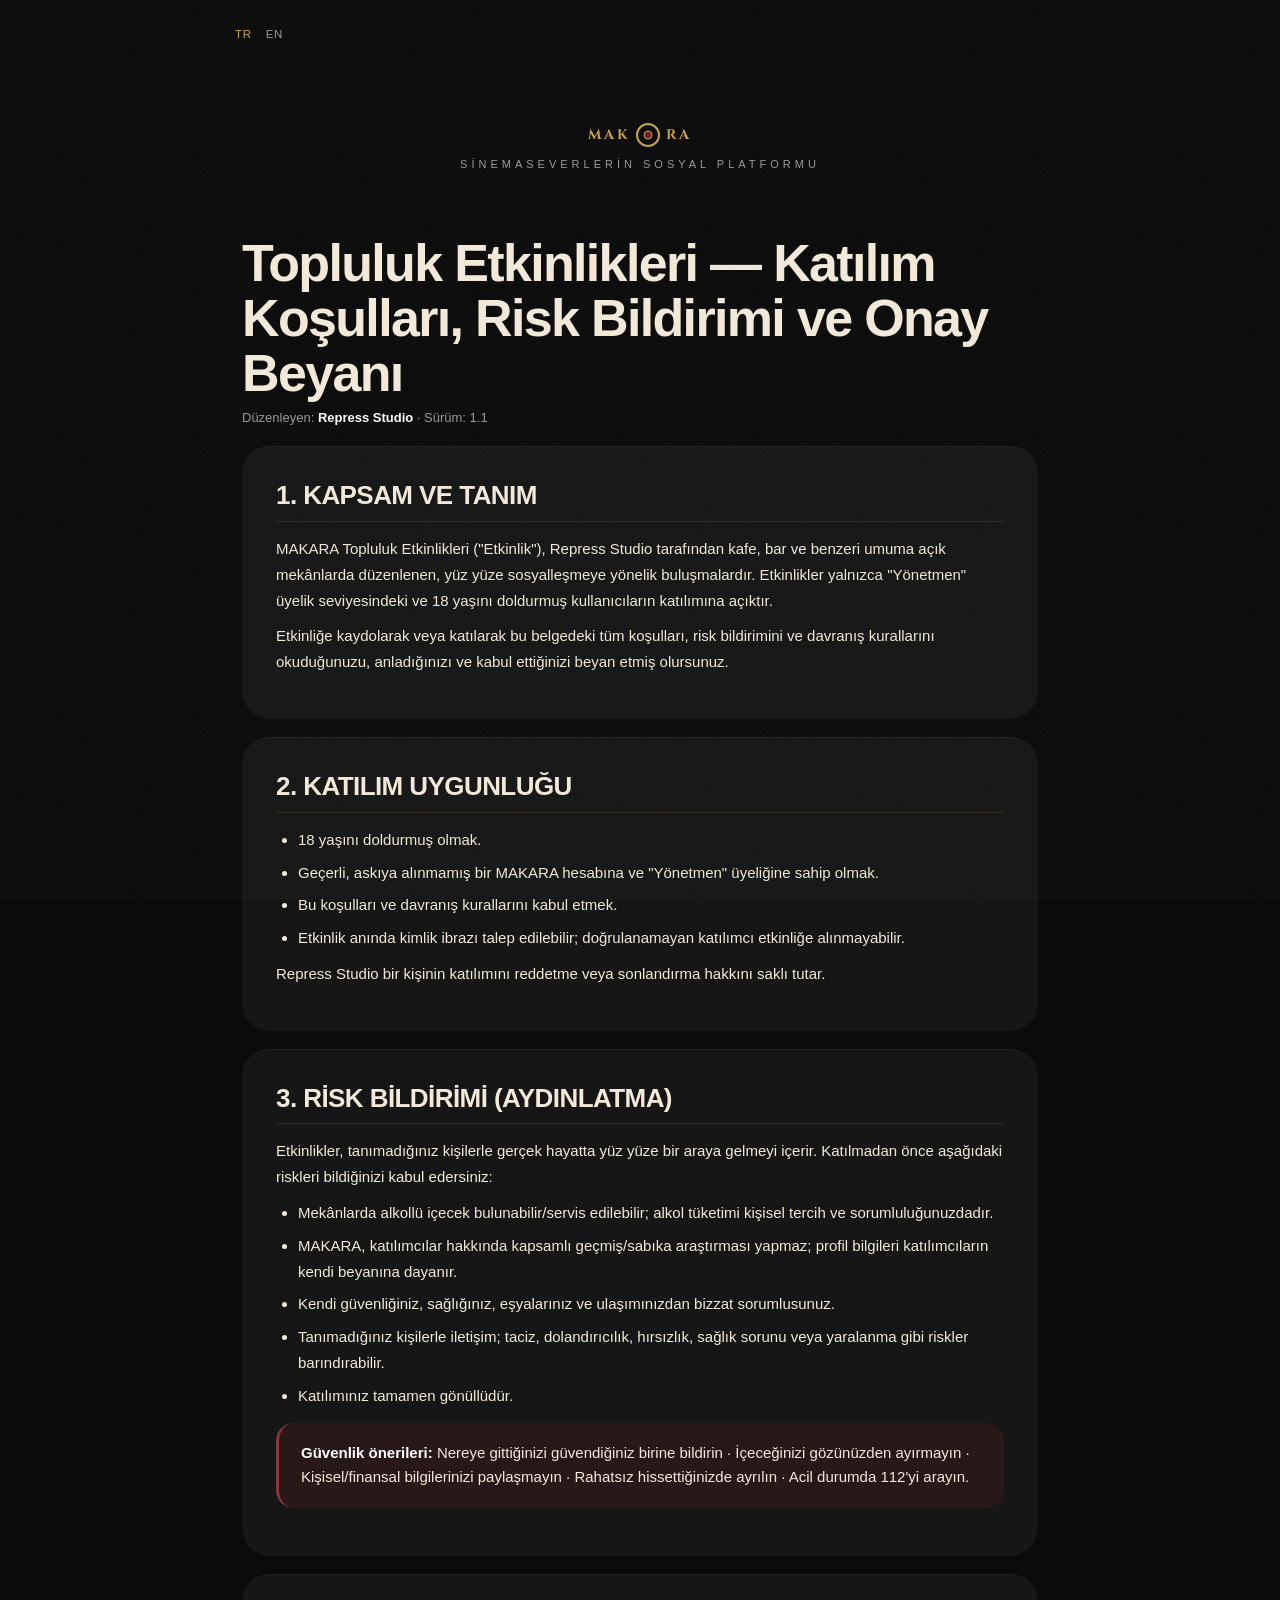
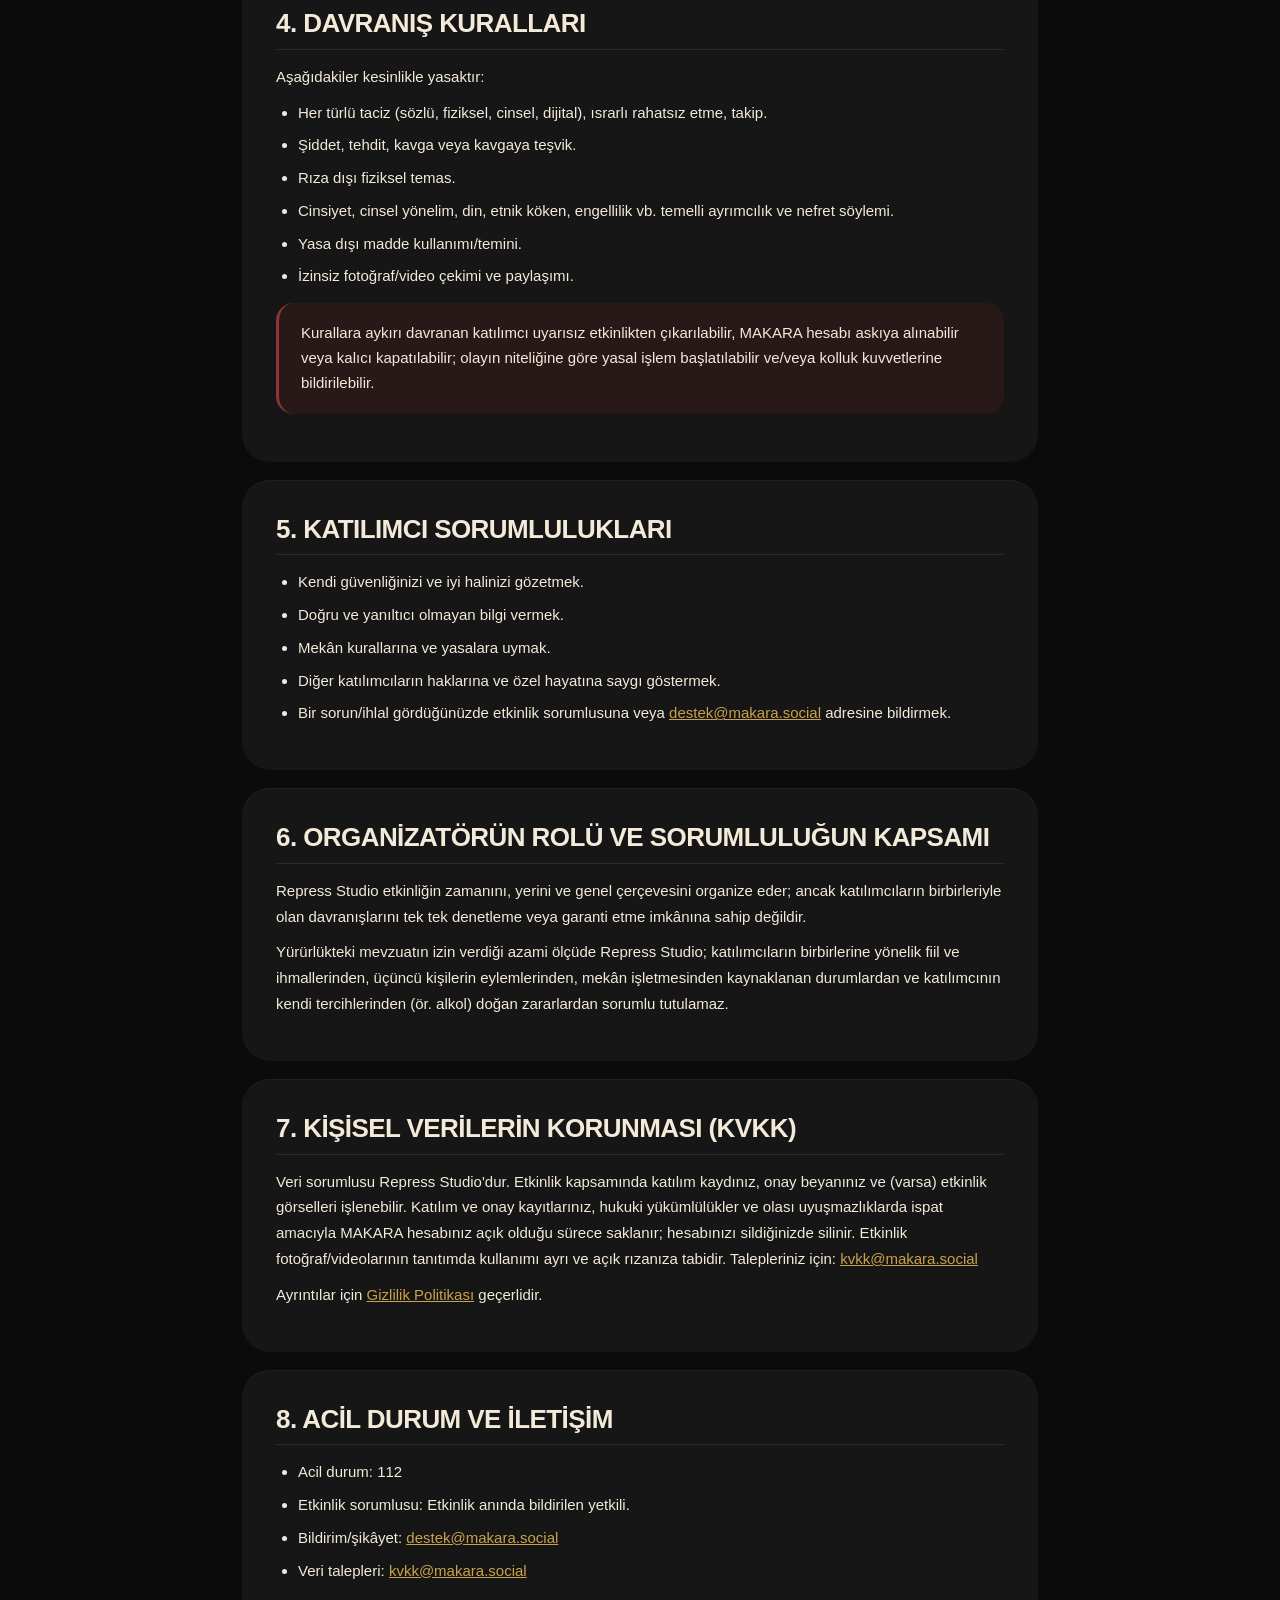
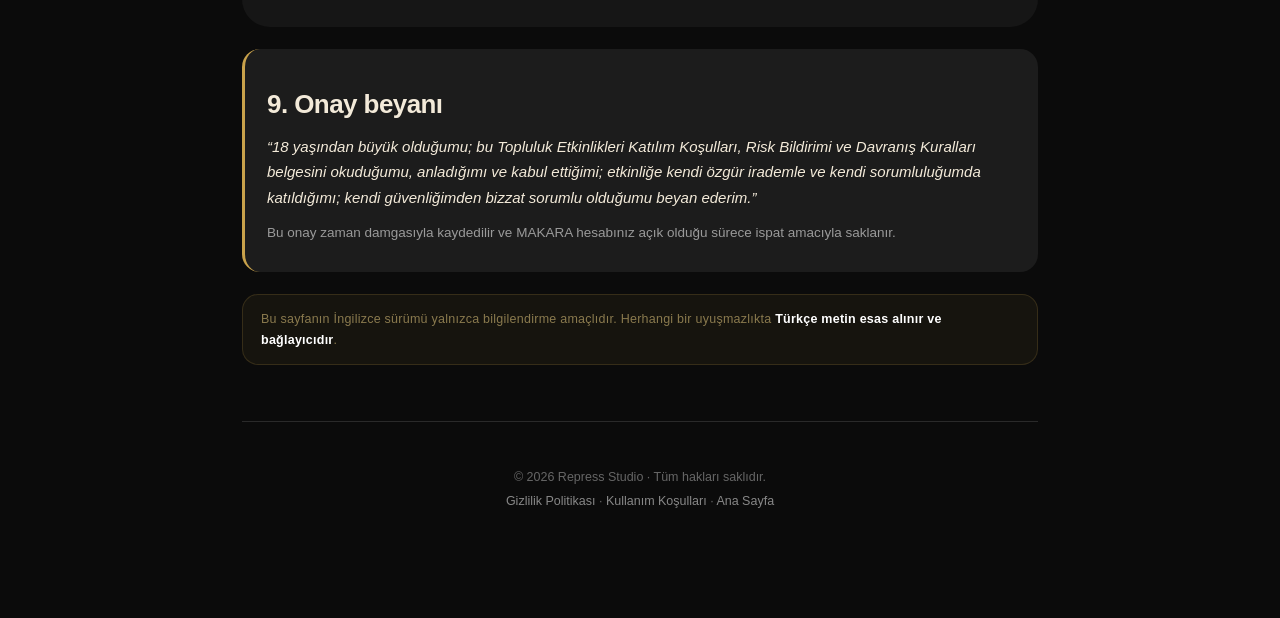
<file: etkinlik-katilim.html>
<!DOCTYPE html>
<html lang="tr">
<head>
<meta charset="UTF-8" />
<meta name="viewport" content="width=device-width, initial-scale=1.0" />
<title data-i18n-title>Topluluk Etkinlikleri | MAKARA</title>
<meta name="description" content="MAKARA topluluk etkinliklerine katılım koşulları, risk bildirimi, davranış kuralları ve onay beyanı." />
<!-- Favicon (sekme logosu) -->
<link rel="icon" href="/favicon.ico" sizes="any" />
<link rel="icon" type="image/png" sizes="32x32" href="/favicon-32x32.png" />
<link rel="icon" type="image/png" sizes="16x16" href="/favicon-16x16.png" />
<link rel="apple-touch-icon" href="/apple-touch-icon.png" />
<style>
  :root{
    --bg:#101010; --card:#151515; --card2:#181818;
    --gold:#C9A24B; --goldDim:#9A9A9A; --cream:#F3EAD9;
    --emerald:#C9A24B; --maroon:#6E2020; --line:rgba(201,162,75,.28);
  }
  *{box-sizing:border-box;}
  html{scroll-behavior:smooth;}
  body{margin:0; background:var(--bg); color:var(--cream);
    font-family:-apple-system,Segoe UI,Roboto,Arial,sans-serif; line-height:1.7; font-size:16px;}
  .wrap{max-width:820px; margin:0 auto; padding:0 22px 80px;}
  header{text-align:center; padding:40px 20px 24px;}
  .topbar{max-width:820px; margin:0 auto; display:flex; justify-content:flex-end; padding:16px 22px 0;}
  .langtoggle{display:flex; border:1px solid var(--line); border-radius:10px; overflow:hidden;}
  .langtoggle button{background:transparent; color:var(--goldDim); border:none; font:inherit;
    font-size:12px; letter-spacing:.06em; padding:7px 12px; cursor:pointer; transition:.18s;}
  .langtoggle button.on{background:rgba(201,162,75,.14); color:var(--gold);}
  .marka{font-family:Georgia,serif; font-size:30px; letter-spacing:6px; color:var(--gold);}
  .marka .cark{display:inline-block; width:24px; height:24px; border:2px solid var(--gold);
    border-radius:50%; position:relative; vertical-align:middle; margin:0 6px;}
  .marka .cark::before{content:""; position:absolute; width:7px; height:7px; background:var(--maroon);
    border:1px solid var(--gold); border-radius:50%; top:50%; left:50%; transform:translate(-50%,-50%);}
  .slogan{color:var(--goldDim); letter-spacing:4px; font-size:11px; margin-top:8px;}
  h1{font-size:23px; color:var(--cream); margin:24px 0 6px; font-weight:600;}
  .ust-bilgi{color:var(--goldDim); font-size:13px;}
  section{background:var(--card); border:1px solid rgba(201,162,75,.14); border-radius:14px;
    padding:22px 24px; margin:18px 0;}
  section h2{color:var(--gold); font-size:15px; letter-spacing:1.5px; text-transform:uppercase;
    margin:0 0 14px; padding-bottom:10px; border-bottom:1px solid rgba(201,162,75,.15);}
  p{margin:10px 0;} ul{margin:10px 0; padding-left:22px;} li{margin:7px 0;}
  strong{color:#fff;} .vurgu{color:var(--gold);} a{color:var(--gold);}
  .kutu-dikkat{background:rgba(110,32,32,.18); border-left:3px solid var(--maroon);
    border-radius:8px; padding:14px 16px; margin:14px 0; font-size:15px;}
  .kutu-onay{background:var(--card2); border:1px solid var(--gold); border-radius:12px; padding:20px 22px; margin:22px 0;}
  .not-ceviri{background:rgba(201,162,75,.08); border:1px solid rgba(201,162,75,.2); border-radius:10px;
    padding:12px 16px; margin:16px 0; font-size:13px; color:var(--goldDim);}
  footer{text-align:center; color:var(--goldDim); font-size:12.5px; margin-top:40px; padding-top:24px;
    border-top:1px solid rgba(201,162,75,.15);}
  [data-lang-block]{display:none;}
[data-lang-block]{display:none}
</style>
<link rel="preconnect" href="https://fonts.googleapis.com">
<link rel="preconnect" href="https://fonts.gstatic.com" crossorigin>
<link href="https://fonts.googleapis.com/css2?family=Cinzel:wght@600;700&display=swap" rel="stylesheet">
<link rel="stylesheet" href="/stil.css">
</head>
<body>

<div class="topbar">
  <div class="langtoggle" role="group" aria-label="Dil / Language">
    <button type="button" data-lang="tr">TR</button>
    <button type="button" data-lang="en">EN</button>
  </div>
</div>

<header>
  <div class="marka">MAK<span class="cark"></span>RA</div>
  <div class="slogan" data-tr="SİNEMASEVERLERİN SOSYAL PLATFORMU" data-en="THE SOCIAL PLATFORM FOR FILM LOVERS">SİNEMASEVERLERİN SOSYAL PLATFORMU</div>
</header>

<div class="wrap">

  <!-- ==================== TÜRKÇE ==================== -->
  <div data-lang-block="tr">
    <h1>Topluluk Etkinlikleri — Katılım Koşulları, Risk Bildirimi ve Onay Beyanı</h1>
    <div class="ust-bilgi">Düzenleyen: <strong>Repress Studio</strong> · Sürüm: 1.1</div>

    <section><h2>1. Kapsam ve tanım</h2>
      <p>MAKARA Topluluk Etkinlikleri ("Etkinlik"), Repress Studio tarafından kafe, bar ve benzeri umuma açık mekânlarda düzenlenen, yüz yüze sosyalleşmeye yönelik buluşmalardır. Etkinlikler yalnızca "Yönetmen" üyelik seviyesindeki ve 18 yaşını doldurmuş kullanıcıların katılımına açıktır.</p>
      <p>Etkinliğe kaydolarak veya katılarak bu belgedeki tüm koşulları, risk bildirimini ve davranış kurallarını okuduğunuzu, anladığınızı ve kabul ettiğinizi beyan etmiş olursunuz.</p>
    </section>

    <section><h2>2. Katılım uygunluğu</h2>
      <ul><li>18 yaşını doldurmuş olmak.</li><li>Geçerli, askıya alınmamış bir MAKARA hesabına ve "Yönetmen" üyeliğine sahip olmak.</li><li>Bu koşulları ve davranış kurallarını kabul etmek.</li><li>Etkinlik anında kimlik ibrazı talep edilebilir; doğrulanamayan katılımcı etkinliğe alınmayabilir.</li></ul>
      <p>Repress Studio bir kişinin katılımını reddetme veya sonlandırma hakkını saklı tutar.</p>
    </section>

    <section><h2>3. Risk bildirimi (aydınlatma)</h2>
      <p>Etkinlikler, tanımadığınız kişilerle gerçek hayatta yüz yüze bir araya gelmeyi içerir. Katılmadan önce aşağıdaki riskleri bildiğinizi kabul edersiniz:</p>
      <ul><li>Mekânlarda alkollü içecek bulunabilir/servis edilebilir; alkol tüketimi kişisel tercih ve sorumluluğunuzdadır.</li><li>MAKARA, katılımcılar hakkında kapsamlı geçmiş/sabıka araştırması yapmaz; profil bilgileri katılımcıların kendi beyanına dayanır.</li><li>Kendi güvenliğiniz, sağlığınız, eşyalarınız ve ulaşımınızdan bizzat sorumlusunuz.</li><li>Tanımadığınız kişilerle iletişim; taciz, dolandırıcılık, hırsızlık, sağlık sorunu veya yaralanma gibi riskler barındırabilir.</li><li>Katılımınız tamamen gönüllüdür.</li></ul>
      <div class="kutu-dikkat"><strong>Güvenlik önerileri:</strong> Nereye gittiğinizi güvendiğiniz birine bildirin · İçeceğinizi gözünüzden ayırmayın · Kişisel/finansal bilgilerinizi paylaşmayın · Rahatsız hissettiğinizde ayrılın · Acil durumda 112'yi arayın.</div>
    </section>

    <section><h2>4. Davranış kuralları</h2>
      <p>Aşağıdakiler kesinlikle yasaktır:</p>
      <ul><li>Her türlü taciz (sözlü, fiziksel, cinsel, dijital), ısrarlı rahatsız etme, takip.</li><li>Şiddet, tehdit, kavga veya kavgaya teşvik.</li><li>Rıza dışı fiziksel temas.</li><li>Cinsiyet, cinsel yönelim, din, etnik köken, engellilik vb. temelli ayrımcılık ve nefret söylemi.</li><li>Yasa dışı madde kullanımı/temini.</li><li>İzinsiz fotoğraf/video çekimi ve paylaşımı.</li></ul>
      <div class="kutu-dikkat">Kurallara aykırı davranan katılımcı uyarısız etkinlikten çıkarılabilir, MAKARA hesabı askıya alınabilir veya kalıcı kapatılabilir; olayın niteliğine göre yasal işlem başlatılabilir ve/veya kolluk kuvvetlerine bildirilebilir.</div>
    </section>

    <section><h2>5. Katılımcı sorumlulukları</h2>
      <ul><li>Kendi güvenliğinizi ve iyi halinizi gözetmek.</li><li>Doğru ve yanıltıcı olmayan bilgi vermek.</li><li>Mekân kurallarına ve yasalara uymak.</li><li>Diğer katılımcıların haklarına ve özel hayatına saygı göstermek.</li><li>Bir sorun/ihlal gördüğünüzde etkinlik sorumlusuna veya <a href="mailto:destek@makara.social">destek@makara.social</a> adresine bildirmek.</li></ul>
    </section>

    <section><h2>6. Organizatörün rolü ve sorumluluğun kapsamı</h2>
      <p>Repress Studio etkinliğin zamanını, yerini ve genel çerçevesini organize eder; ancak katılımcıların birbirleriyle olan davranışlarını tek tek denetleme veya garanti etme imkânına sahip değildir.</p>
      <p>Yürürlükteki mevzuatın izin verdiği azami ölçüde Repress Studio; katılımcıların birbirlerine yönelik fiil ve ihmallerinden, üçüncü kişilerin eylemlerinden, mekân işletmesinden kaynaklanan durumlardan ve katılımcının kendi tercihlerinden (ör. alkol) doğan zararlardan sorumlu tutulamaz.</p>
    </section>

    <section><h2>7. Kişisel verilerin korunması (KVKK)</h2>
      <p>Veri sorumlusu Repress Studio'dur. Etkinlik kapsamında katılım kaydınız, onay beyanınız ve (varsa) etkinlik görselleri işlenebilir. Katılım ve onay kayıtlarınız, hukuki yükümlülükler ve olası uyuşmazlıklarda ispat amacıyla MAKARA hesabınız açık olduğu sürece saklanır; hesabınızı sildiğinizde silinir. Etkinlik fotoğraf/videolarının tanıtımda kullanımı ayrı ve açık rızanıza tabidir. Talepleriniz için: <a href="mailto:kvkk@makara.social">kvkk@makara.social</a></p>
      <p>Ayrıntılar için <a href="privacy.html">Gizlilik Politikası</a> geçerlidir.</p>
    </section>

    <section><h2>8. Acil durum ve iletişim</h2>
      <ul><li>Acil durum: 112</li><li>Etkinlik sorumlusu: Etkinlik anında bildirilen yetkili.</li><li>Bildirim/şikâyet: <a href="mailto:destek@makara.social">destek@makara.social</a></li><li>Veri talepleri: <a href="mailto:kvkk@makara.social">kvkk@makara.social</a></li></ul>
    </section>

    <div class="kutu-onay"><h2>9. Onay beyanı</h2>
      <p style="font-style:italic; color:var(--cream);">“18 yaşından büyük olduğumu; bu Topluluk Etkinlikleri Katılım Koşulları, Risk Bildirimi ve Davranış Kuralları belgesini okuduğumu, anladığımı ve kabul ettiğimi; etkinliğe kendi özgür irademle ve kendi sorumluluğumda katıldığımı; kendi güvenliğimden bizzat sorumlu olduğumu beyan ederim.”</p>
      <p style="font-size:13.5px; color:var(--goldDim);">Bu onay zaman damgasıyla kaydedilir ve MAKARA hesabınız açık olduğu sürece ispat amacıyla saklanır.</p>
    </div>

    <div class="not-ceviri">Bu sayfanın İngilizce sürümü yalnızca bilgilendirme amaçlıdır. Herhangi bir uyuşmazlıkta <strong>Türkçe metin esas alınır ve bağlayıcıdır</strong>.</div>
  </div>

  <!-- ==================== ENGLISH ==================== -->
  <div data-lang-block="en">
    <h1>Community Events — Participation Terms, Risk Notice and Declaration of Consent</h1>
    <div class="ust-bilgi">Organizer: <strong>Repress Studio</strong> · Version: 1.1</div>

    <section><h2>1. Scope and definition</h2>
      <p>MAKARA Community Events ("Event") are in-person social gatherings organized by Repress Studio in cafés, bars and similar venues open to the public. Events are open only to users with the "Yönetmen" membership who are 18 or older.</p>
      <p>By registering for or attending an Event, you declare that you have read, understood and accepted all the terms, the risk notice and the rules of conduct in this document.</p>
    </section>

    <section><h2>2. Eligibility</h2>
      <ul><li>Being 18 or older.</li><li>Having a valid, unsuspended MAKARA account and a "Yönetmen" membership.</li><li>Accepting these terms and the rules of conduct.</li><li>You may be asked to show ID at the Event; a participant who cannot be verified may not be admitted.</li></ul>
      <p>Repress Studio reserves the right to refuse or end a person's participation.</p>
    </section>

    <section><h2>3. Risk notice (information)</h2>
      <p>Events involve meeting people you do not know, face to face, in real life. Before attending, you acknowledge that you are aware of the following risks:</p>
      <ul><li>Alcoholic drinks may be available or served at venues; drinking is your personal choice and responsibility.</li><li>MAKARA does not run comprehensive background or criminal-record checks on participants; profile information is based on participants' own statements.</li><li>You are personally responsible for your own safety, health, belongings and transport.</li><li>Contact with people you do not know may involve risks such as harassment, fraud, theft, health problems or injury.</li><li>Your participation is entirely voluntary.</li></ul>
      <div class="kutu-dikkat"><strong>Safety tips:</strong> Tell someone you trust where you are going · Keep your drink in sight · Do not share personal or financial information · Leave if you feel uncomfortable · In an emergency call 112.</div>
    </section>

    <section><h2>4. Rules of conduct</h2>
      <p>The following are strictly prohibited:</p>
      <ul><li>Any form of harassment (verbal, physical, sexual, digital), persistent unwanted attention, stalking.</li><li>Violence, threats, fighting or inciting a fight.</li><li>Physical contact without consent.</li><li>Discrimination and hate speech based on gender, sexual orientation, religion, ethnicity, disability and the like.</li><li>Using or supplying illegal substances.</li><li>Taking and sharing photos or videos without permission.</li></ul>
      <div class="kutu-dikkat">A participant who breaks these rules may be removed from the Event without warning, and their MAKARA account may be suspended or permanently closed; depending on the incident, legal action may be taken and/or law enforcement may be notified.</div>
    </section>

    <section><h2>5. Participant responsibilities</h2>
      <ul><li>Looking after your own safety and well-being.</li><li>Giving accurate and non-misleading information.</li><li>Following venue rules and the law.</li><li>Respecting other participants' rights and privacy.</li><li>Reporting any problem or violation you see to the Event lead or to <a href="mailto:destek@makara.social">destek@makara.social</a>.</li></ul>
    </section>

    <section><h2>6. The organizer's role and scope of liability</h2>
      <p>Repress Studio organizes the time, place and general framework of the Event; however, it cannot individually supervise or guarantee participants' behavior toward one another.</p>
      <p>To the maximum extent permitted by applicable law, Repress Studio cannot be held liable for damages arising from participants' acts and omissions toward each other, the actions of third parties, circumstances caused by the venue's operation, or a participant's own choices (for example alcohol).</p>
    </section>

    <section><h2>7. Protection of personal data (KVKK)</h2>
      <p>The data controller is Repress Studio. Your participation record, your declaration of consent and (if any) Event images may be processed in connection with the Event. Your participation and consent records are kept for legal obligations and as evidence in possible disputes for as long as your MAKARA account is open, and are deleted when you delete your account. Use of Event photos or videos for promotion is subject to your separate, explicit consent. For requests: <a href="mailto:kvkk@makara.social">kvkk@makara.social</a></p>
      <p>For details, see the <a href="privacy.html">Privacy Policy</a>.</p>
    </section>

    <section><h2>8. Emergency and contact</h2>
      <ul><li>Emergency: 112</li><li>Event lead: the person announced at the Event.</li><li>Reports/complaints: <a href="mailto:destek@makara.social">destek@makara.social</a></li><li>Data requests: <a href="mailto:kvkk@makara.social">kvkk@makara.social</a></li></ul>
    </section>

    <div class="kutu-onay"><h2>9. Declaration of consent</h2>
      <p style="font-style:italic; color:var(--cream);">“I declare that I am over 18; that I have read, understood and accepted these Community Events Participation Terms, Risk Notice and Rules of Conduct; that I attend the Event of my own free will and at my own responsibility; and that I am personally responsible for my own safety.”</p>
      <p style="font-size:13.5px; color:var(--goldDim);">This consent is recorded with a timestamp and kept as evidence for as long as your MAKARA account is open.</p>
    </div>

    <div class="not-ceviri">This is an English translation. In case of any discrepancy between this translation and the Turkish original, the Turkish version prevails.</div>
  </div>

  <footer>
    © 2026 Repress Studio · <span data-tr="Tüm hakları saklıdır." data-en="All rights reserved.">Tüm hakları saklıdır.</span><br/>
    <a href="privacy.html" data-tr="Gizlilik Politikası" data-en="Privacy Policy">Gizlilik Politikası</a> ·
    <a href="terms.html" data-tr="Kullanım Koşulları" data-en="Terms of Use">Kullanım Koşulları</a> ·
    <a href="index.html" data-tr="Ana Sayfa" data-en="Home">Ana Sayfa</a>
  </footer>
</div>

<script>
function setLang(l){
  document.documentElement.lang=l;
  document.querySelectorAll('[data-lang-block]').forEach(function(b){
    b.style.display=(b.getAttribute('data-lang-block')===l)?'block':'none';
  });
  document.querySelectorAll('[data-tr]').forEach(function(el){
    var v=el.getAttribute(l==='en'?'data-en':'data-tr'); if(v!=null) el.textContent=v;
  });
  document.title = (l==='en') ? 'Community Events | MAKARA' : 'Topluluk Etkinlikleri | MAKARA';
  document.querySelectorAll('.langtoggle button').forEach(function(b){ b.classList.toggle('on', b.dataset.lang===l); });
  try{ localStorage.setItem('makara_lang',l); }catch(e){}
}
(function(){
  var l='tr'; try{ l=localStorage.getItem('makara_lang')||'tr'; }catch(e){}
  document.querySelectorAll('.langtoggle button').forEach(function(b){ b.addEventListener('click',function(){ setLang(b.dataset.lang); }); });
  setLang(l);
})();
</script>
</body>
</html>
</file>
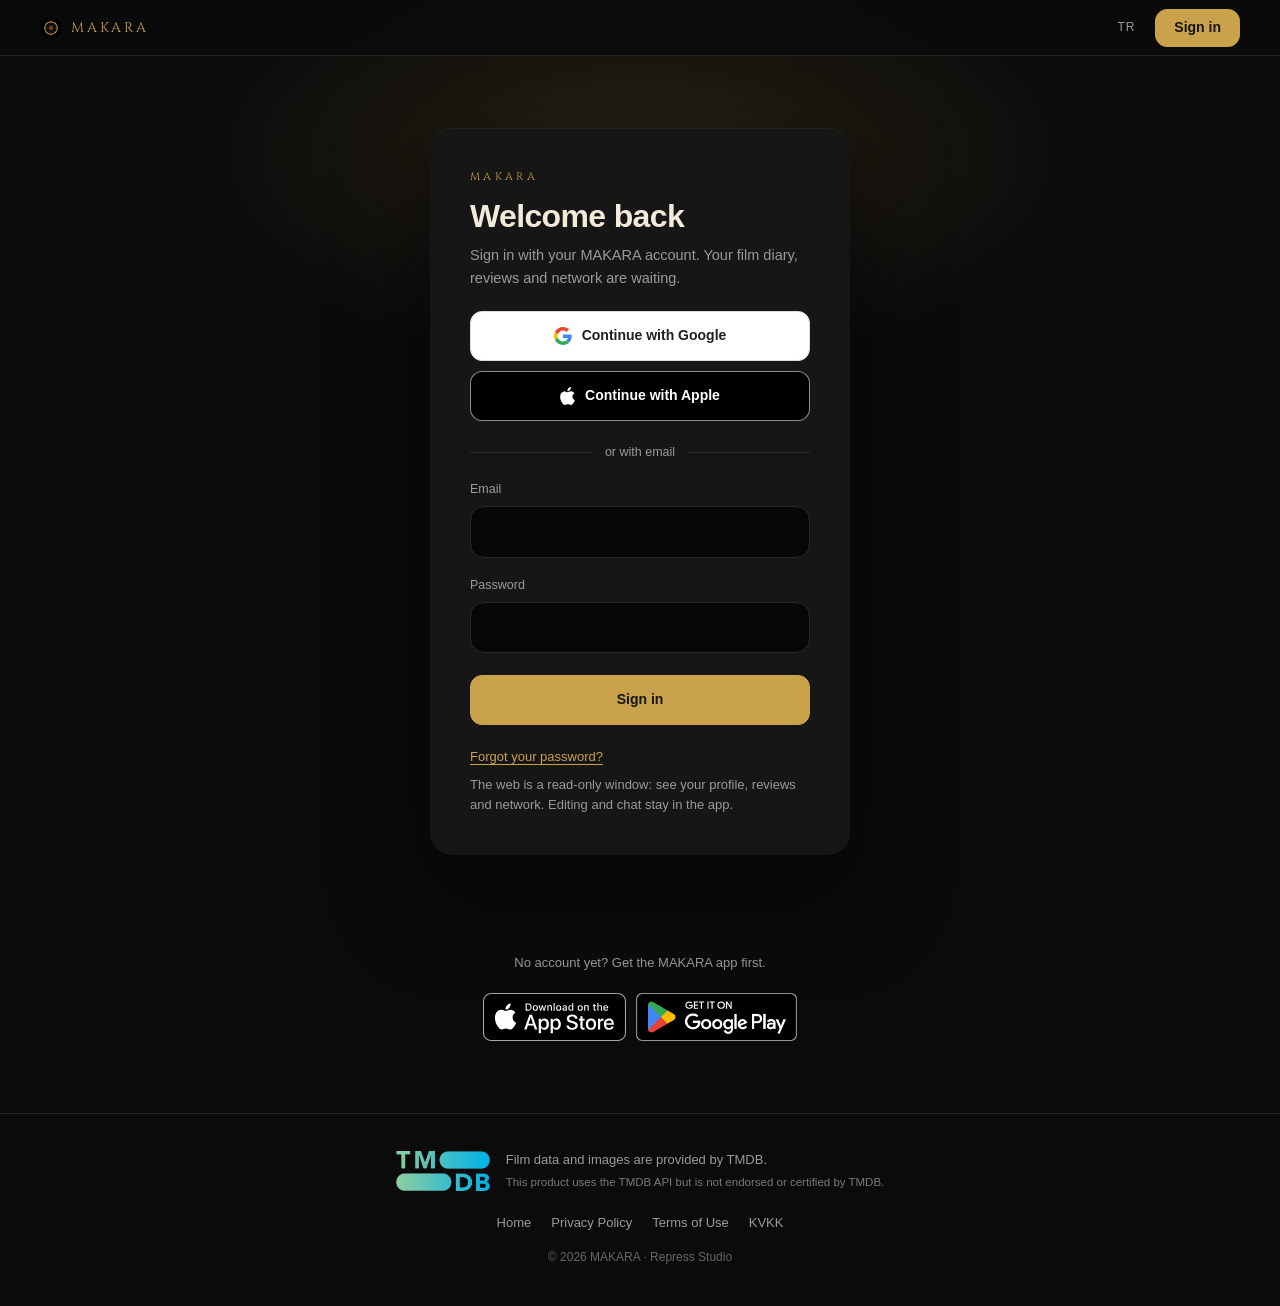
<file: giris.html>
<!DOCTYPE html>
<html lang="tr">
<head>
<meta charset="UTF-8">
<meta name="viewport" content="width=device-width, initial-scale=1">
<title>Giriş · MAKARA</title>
<meta name="description" content="MAKARA hesabınla giriş yap: film günlüğün, incelemelerin ve takip ağın.">
<meta name="theme-color" content="#0B0B0B">
<meta name="robots" content="noindex">
<link rel="icon" href="/favicon.ico" sizes="any">
<link rel="icon" type="image/png" sizes="32x32" href="/favicon-32x32.png">
<link rel="apple-touch-icon" href="/apple-touch-icon.png">
<link rel="manifest" href="/manifest.webmanifest">
<link rel="preconnect" href="https://fonts.googleapis.com">
<link rel="preconnect" href="https://fonts.gstatic.com" crossorigin>
<link href="https://fonts.googleapis.com/css2?family=Cinzel:wght@600;700&display=swap" rel="stylesheet">
<link rel="stylesheet" href="/web/web.css?v=20260913c">
</head>
<body>
<header class="ust">
  <a class="marka" href="/"><img src="/favicon-32x32.png" alt="">MAKARA</a>
  <nav class="ust-sag" id="ust-sag"></nav>
</header>

<main class="kap">
  <div class="giris-sahne">
    <form class="giris-kutu" id="giris-form" novalidate>
      <span class="etiket">MAKARA</span>
      <h1 data-t="g_baslik">Tekrar hoş geldin</h1>
      <p class="aciklama" data-t="g_alt">MAKARA hesabınla giriş yap.</p>
      <button class="dgm google" id="google-dgm" type="button">
        <svg class="google-g" viewBox="0 0 48 48" aria-hidden="true"><path fill="#EA4335" d="M24 9.5c3.54 0 6.71 1.22 9.21 3.6l6.85-6.85C35.9 2.38 30.47 0 24 0 14.62 0 6.51 5.38 2.56 13.22l7.98 6.19C12.43 13.72 17.74 9.5 24 9.5z"/><path fill="#4285F4" d="M46.98 24.55c0-1.57-.15-3.09-.38-4.55H24v9.02h12.94c-.58 2.96-2.26 5.48-4.78 7.18l7.73 6c4.51-4.18 7.09-10.36 7.09-17.65z"/><path fill="#FBBC05" d="M10.53 28.59c-.48-1.45-.76-2.99-.76-4.59s.27-3.14.76-4.59l-7.98-6.19C.92 16.46 0 20.12 0 24c0 3.88.92 7.54 2.56 10.78l7.97-6.19z"/><path fill="#34A853" d="M24 48c6.48 0 11.93-2.13 15.89-5.81l-7.73-6c-2.15 1.45-4.92 2.3-8.16 2.3-6.26 0-11.57-4.22-13.47-9.91l-7.98 6.19C6.51 42.62 14.62 48 24 48z"/></svg>
        <span data-t="google_dgm">Google ile devam et</span>
      </button>
      <button class="dgm apple" id="apple-dgm" type="button" hidden>
        <svg class="apple-logo" viewBox="0 0 814 1000" aria-hidden="true"><path fill="currentColor" d="M788.1 340.9c-5.8 4.5-108.2 62.2-108.2 190.5 0 148.4 130.3 200.9 134.2 202.2-.6 3.2-20.7 71.9-68.7 141.9-42.8 61.6-87.5 123.1-155.5 123.1s-85.5-39.5-164-39.5c-76.5 0-103.7 40.8-165.9 40.8s-105.6-57-155.5-127C46.7 790.7 0 663 0 541.8c0-194.4 126.4-297.5 250.8-297.5 66.1 0 121.2 43.4 162.7 43.4 39.5 0 101.1-46 176.3-46 28.5 0 130.9 2.6 198.3 99.2zm-234-181.5c31.1-36.9 53.1-88.1 53.1-139.3 0-7.1-.6-14.3-1.9-20.1-50.6 1.9-110.8 33.7-147.1 75.8-28.5 32.4-55.1 83.6-55.1 135.5 0 7.8 1.3 15.6 1.9 18.1 3.2.6 8.4 1.3 13.6 1.3 45.4 0 102.5-30.4 135.5-71.3z"/></svg>
        <span data-t="apple_dgm">Apple ile devam et</span>
      </button>
      <div class="ayrac"><span data-t="veya">veya e-posta ile</span></div>
      <label class="alan"><span data-t="eposta">E-posta</span>
        <input name="eposta" type="email" autocomplete="email" inputmode="email" required></label>
      <label class="alan"><span data-t="sifre">Şifre</span>
        <input name="sifre" type="password" autocomplete="current-password" required></label>
      <p class="hata" id="giris-hata" role="alert" hidden></p>
      <button class="dgm dolu" id="giris-dgm" type="submit" data-t="g_dgm">Giriş yap</button>
      <div class="giris-notlar">
        <p><a class="bag" href="/sifre" data-t="g_sifre_bag">Şifreni mi unuttun?</a></p>
        <p id="apple-not" data-t="g_apple">Apple ile kaydolduysan web girişi yakında geliyor.</p>
        <p data-t="g_not">Web bir okuma penceresidir.</p>
      </div>
    </form>
  </div>
  <div class="giris-alt">
    <p data-t="g_hesap_yok">Hesabın yok mu? Önce MAKARA uygulamasını indir.</p>
    <div id="magaza"></div>
  </div>
</main>

<footer class="alt" id="alt"></footer>

<script src="/web/supabase.js?v=20260913c"></script>
<script src="/web/ayar.js?v=20260913c"></script>
<script src="/web/ortak.js?v=20260913c"></script>
<script src="/web/giris.js?v=20260913c"></script>
</body>
</html>
</file>
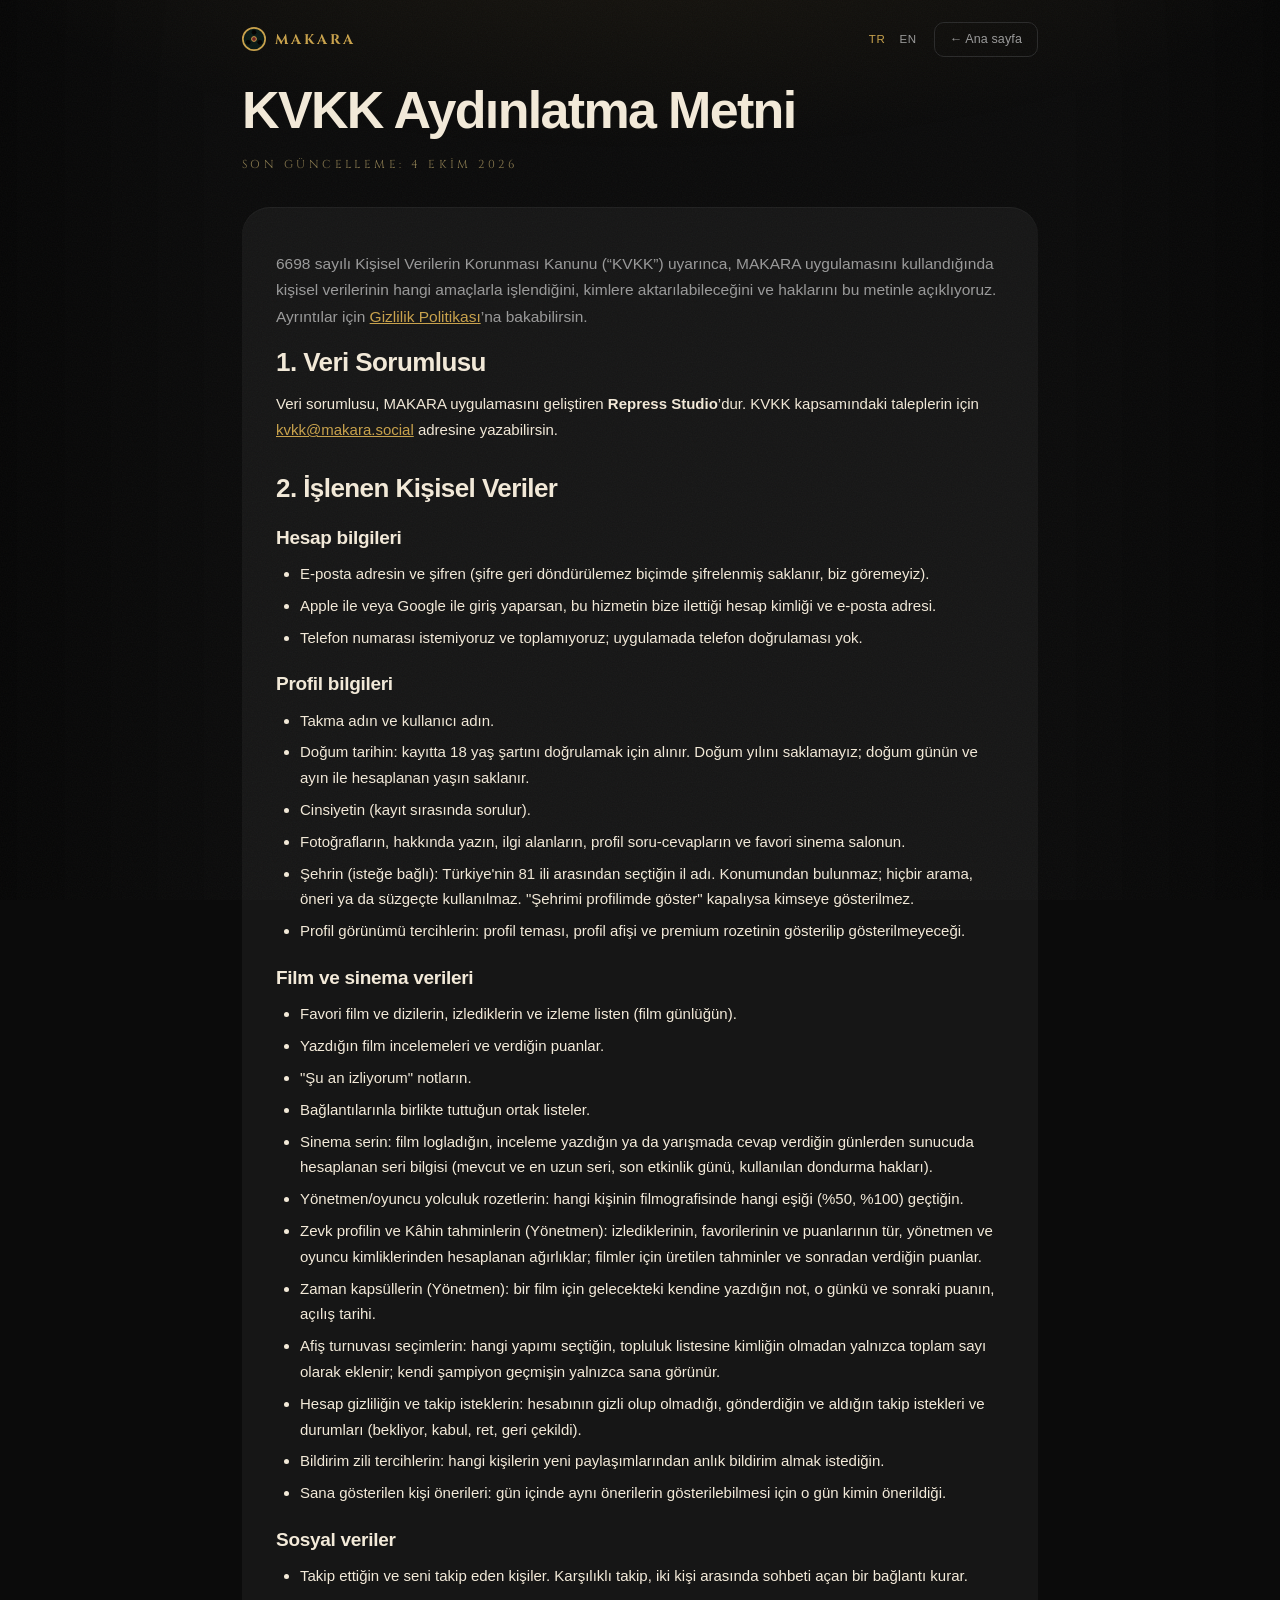
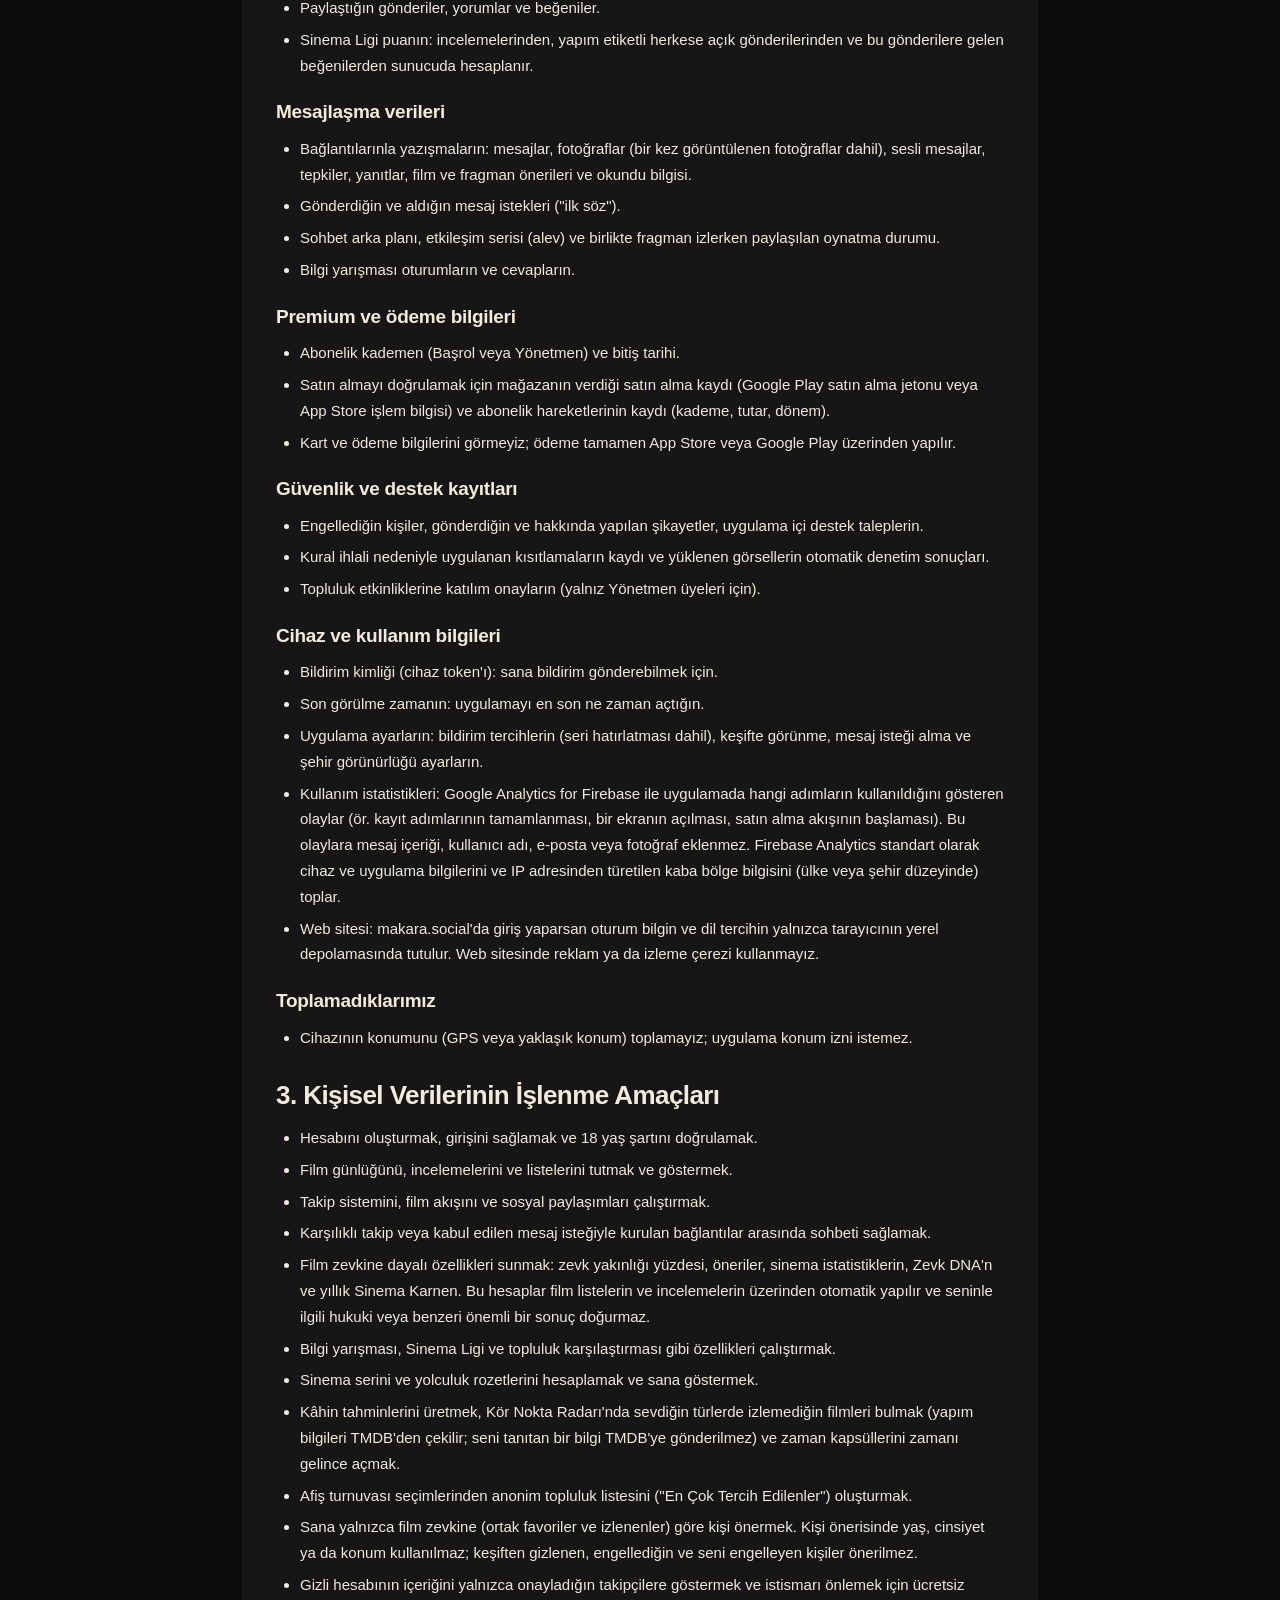
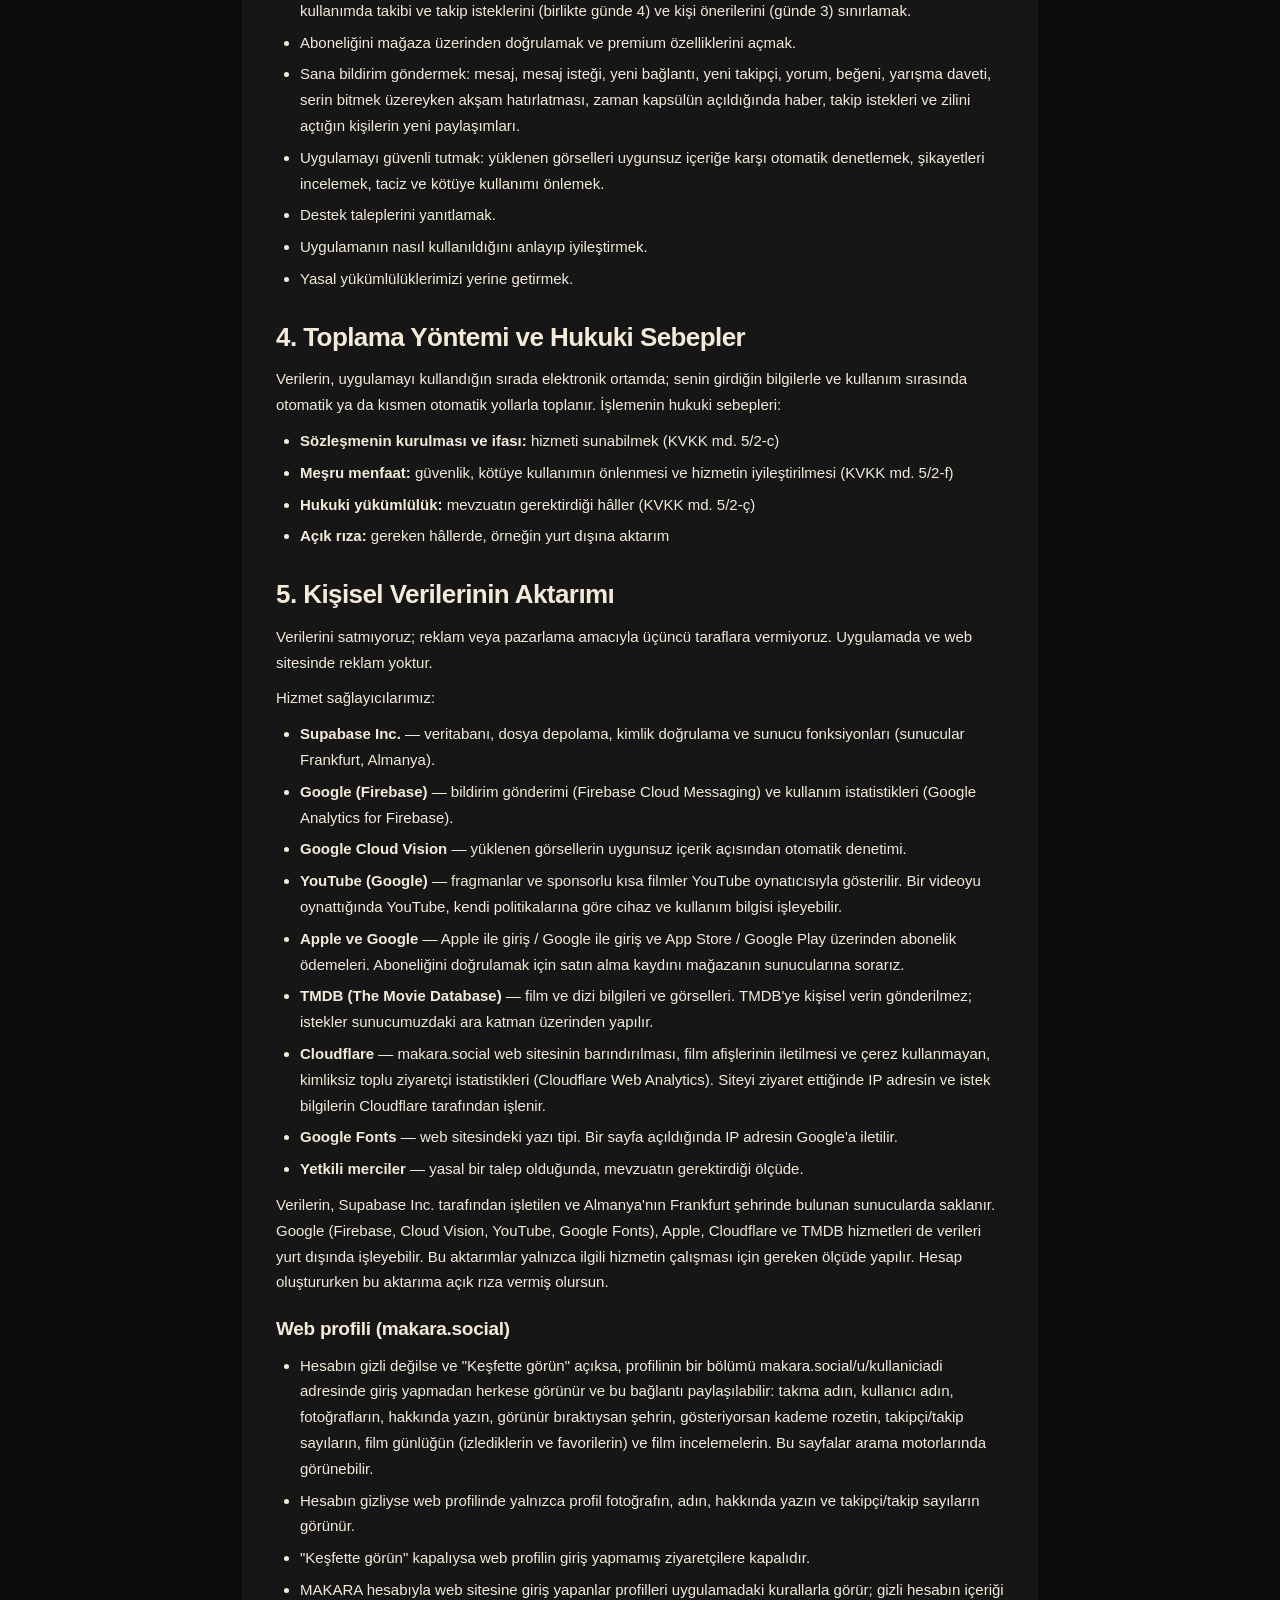
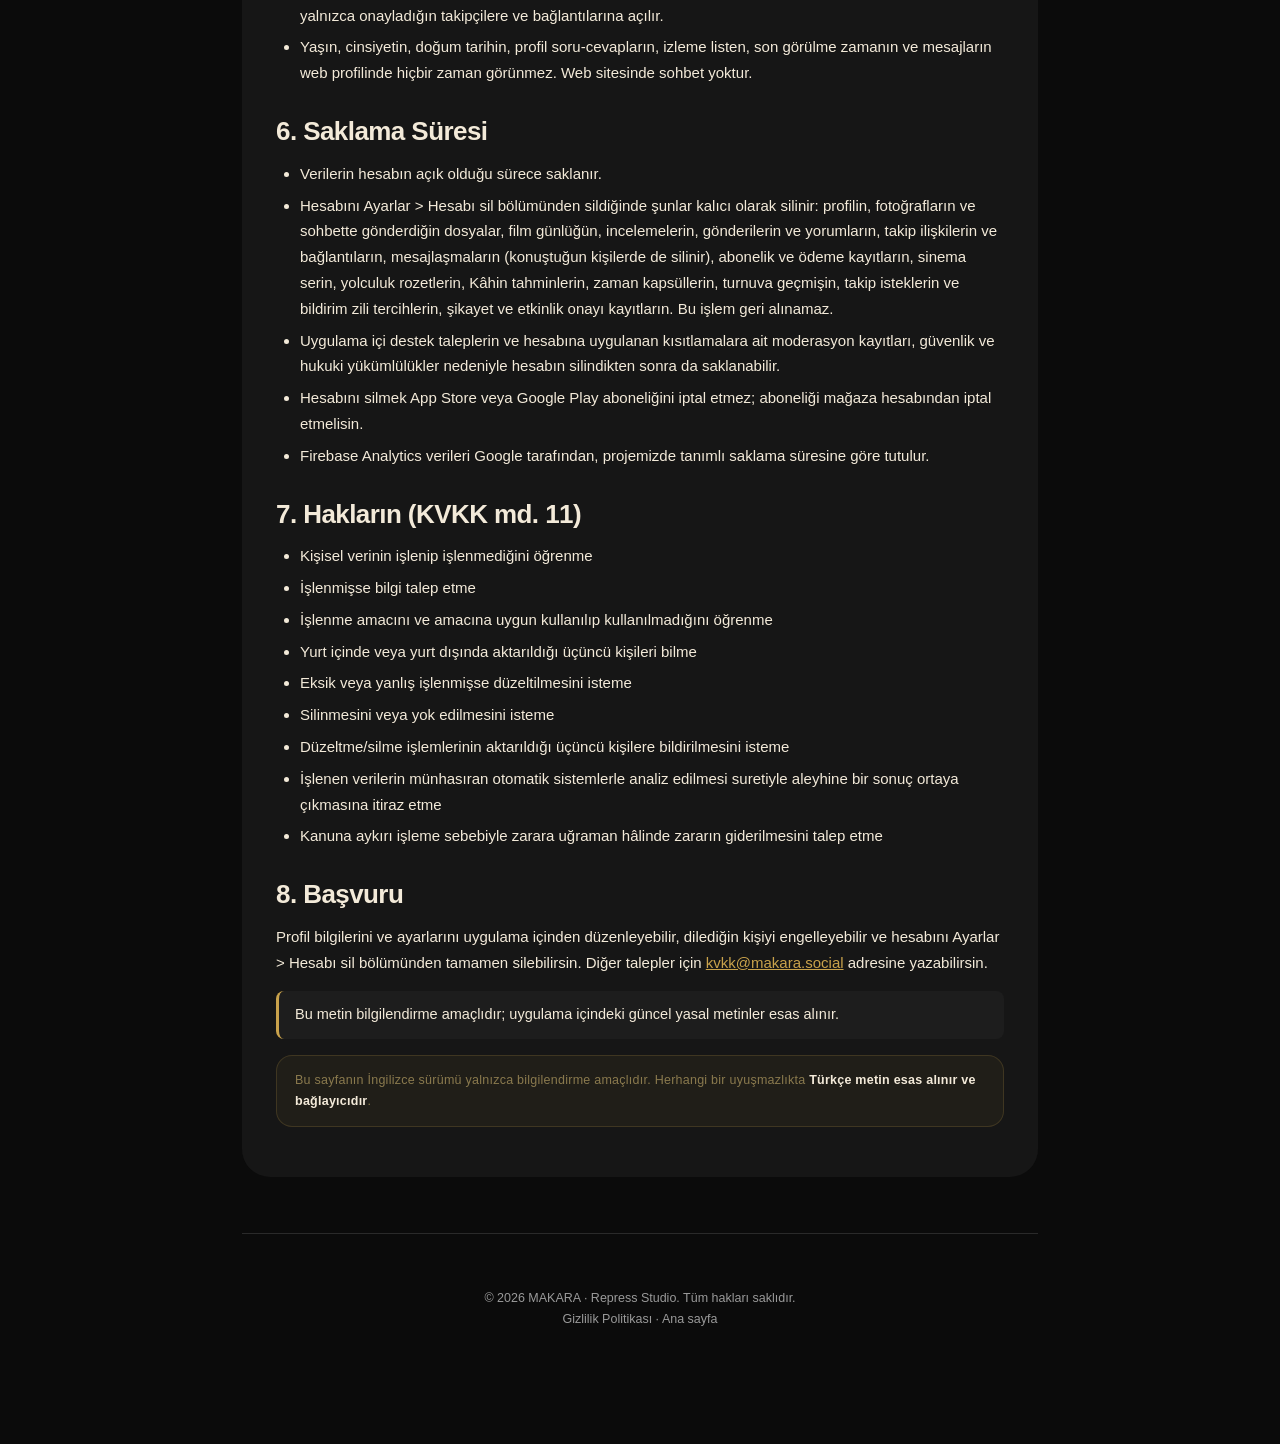
<file: kvkk.html>
<!DOCTYPE html>
<html lang="tr">
<head>
<meta charset="UTF-8">
<meta name="viewport" content="width=device-width, initial-scale=1.0">
<title>MAKARA — KVKK Aydınlatma Metni</title>
<link rel="icon" type="image/svg+xml" href="[data-uri]">
<meta name="description" content="MAKARA / Repress Studio KVKK Aydınlatma Metni — kişisel verilerinin nasıl işlendiği.">
<style>
@font-face{font-family:'Cinzel';font-style:normal;font-weight:400;font-display:swap;src:url([data-uri]) format('woff2');unicode-range:U+0100-02AF,U+0304,U+0308,U+0329,U+1E00-1E9F,U+1EF2-1EFF,U+2020,U+20A0-20AB,U+20AD-20C0,U+2113,U+2C60-2C7F,U+A720-A7FF;}
@font-face{font-family:'Cinzel';font-style:normal;font-weight:400;font-display:swap;src:url([data-uri]) format('woff2');unicode-range:U+0000-00FF,U+0131,U+0152-0153,U+02BB-02BC,U+02C6,U+02DA,U+02DC,U+2000-206F,U+2074,U+20AC,U+2122,U+2191,U+2193,U+2212,U+2215,U+FEFF,U+FFFD;}
@font-face{font-family:'Cinzel';font-style:normal;font-weight:700;font-display:swap;src:url([data-uri]) format('woff2');unicode-range:U+0100-02AF,U+0304,U+0308,U+0329,U+1E00-1E9F,U+1EF2-1EFF,U+2020,U+20A0-20AB,U+20AD-20C0,U+2113,U+2C60-2C7F,U+A720-A7FF;}
@font-face{font-family:'Cinzel';font-style:normal;font-weight:700;font-display:swap;src:url([data-uri]) format('woff2');unicode-range:U+0000-00FF,U+0131,U+0152-0153,U+02BB-02BC,U+02C6,U+02DA,U+02DC,U+2000-206F,U+2074,U+20AC,U+2122,U+2191,U+2193,U+2212,U+2215,U+FEFF,U+FFFD;}

:root{
  --bg:#101010; --card:#1B1B1B; --card-alt:#151515;
  --border:#333333; --border-soft:#292929;
  --gold:#C9A24B; --gold-dim:#9A9A9A; --cream:#F3EAD9;
  --maroon:#6E2020; --maroon-border:#8A3232; --maroon-text:#E8DCC0;
  --emerald:#C9A24B; --emerald-bright:#E0BC5E; --placeholder:#797979;
  --serif:'Cinzel', Georgia, 'Times New Roman', serif;
}
*{ box-sizing:border-box; margin:0; padding:0; }
html{ scroll-behavior:smooth; }
body{ background:var(--bg); color:var(--cream); line-height:1.7;
  font-family:-apple-system,BlinkMacSystemFont,"Segoe UI",Roboto,Helvetica,Arial,sans-serif; -webkit-font-smoothing:antialiased; }
body::before{ content:""; position:fixed; inset:0; z-index:0; pointer-events:none;
  background:radial-gradient(90% 45% at 50% -10%, rgba(201,162,75,.08), transparent 60%),
  linear-gradient(90deg, rgba(0,0,0,.4), transparent 16%, transparent 84%, rgba(0,0,0,.4)); }
.wrap{ position:relative; z-index:1; max-width:820px; margin:0 auto; padding:0 24px; }
.perf{ height:20px; background-color:#080808; background-image:radial-gradient(circle, rgba(243,234,217,.18) 2.4px, transparent 3px); background-size:20px 20px; background-position:center; }
header{ display:flex; align-items:center; justify-content:space-between; padding:24px 0; }
.brand{ display:flex; align-items:center; gap:12px; font-family:var(--serif); font-weight:700; font-size:20px; letter-spacing:.2em; text-transform:uppercase; color:var(--cream); text-decoration:none; }
.reel{ width:24px; height:24px; flex:0 0 auto; background:url("[data-uri]") center/contain no-repeat; }
.back{ color:var(--gold-dim); text-decoration:none; font-size:14px; }
.back:hover{ color:var(--gold); }
h1{ font-family:var(--serif); font-size:clamp(26px,4.5vw,38px); font-weight:700; letter-spacing:.01em; margin:26px 0 8px; }
.updated{ color:var(--gold-dim); font-size:13.5px; margin-bottom:32px; }
.card{ background:var(--card); border:1px solid var(--border); border-radius:16px; padding:30px clamp(20px,4vw,40px); margin-bottom:40px; }
.intro{ color:var(--gold-dim); font-size:15.5px; margin-bottom:8px; }
h2{ font-family:var(--serif); font-size:19px; font-weight:700; color:var(--gold); margin:30px 0 12px; letter-spacing:.01em; }
h2:first-of-type{ margin-top:16px; }
h3{ font-size:15.5px; font-weight:700; margin:18px 0 6px; color:var(--cream); }
p{ margin:10px 0; color:var(--cream); font-size:15.5px; }
ul{ margin:8px 0 8px 4px; padding-left:20px; }
li{ margin:6px 0; color:var(--cream); font-size:15px; }
strong{ color:var(--cream); }
a{ color:var(--gold); }
.callout{ border-left:3px solid var(--emerald); background:rgba(110,110,110,.08); padding:12px 16px; border-radius:8px; margin:16px 0; font-size:14.5px; color:var(--cream); }
footer{ padding:30px 0 50px; border-top:1px solid var(--border); }
.fine{ color:var(--gold-dim); font-size:12.5px; line-height:1.7; }
.fine a{ color:var(--gold-dim); }
a:focus-visible{ outline:2px solid var(--emerald); outline-offset:3px; border-radius:6px; }
.langtoggle{display:inline-flex;border:1px solid rgba(201,162,75,.3);border-radius:10px;overflow:hidden;vertical-align:middle}
.langtoggle button{background:transparent;color:#9A9A9A;border:none;font:inherit;font-size:12px;letter-spacing:.06em;padding:6px 11px;cursor:pointer}
.langtoggle button.on{background:rgba(201,162,75,.14);color:#C9A24B}
[data-lang-block]{display:none}
.not-ceviri{background:rgba(201,162,75,.08);border:1px solid rgba(201,162,75,.2);border-radius:10px;padding:12px 16px;margin:16px 0;font-size:13px;color:#9A9A9A}
</style>
<link rel="preconnect" href="https://fonts.googleapis.com">
<link rel="preconnect" href="https://fonts.gstatic.com" crossorigin>
<link href="https://fonts.googleapis.com/css2?family=Cinzel:wght@600;700&display=swap" rel="stylesheet">
<link rel="stylesheet" href="/stil.css">
</head>
<body>
<div class="perf"></div>
<div class="wrap">
  <header>
    <a class="brand" href="index.html"><span class="reel" aria-hidden="true"></span>MAKARA</a>
    <span style="display:inline-flex;gap:12px;align-items:center"><span class="langtoggle" role="group" aria-label="Dil / Language"><button type="button" data-lang="tr">TR</button><button type="button" data-lang="en">EN</button></span><a class="back" href="index.html" data-tr="← Ana sayfa" data-en="← Home">← Ana sayfa</a></span>
  </header>
  <div data-lang-block="tr">
  <h1>KVKK Aydınlatma Metni</h1>
  <div class="updated">Son güncelleme: 4 Ekim 2026</div>
  <div class="card">
    <p class="intro">6698 sayılı Kişisel Verilerin Korunması Kanunu (“KVKK”) uyarınca, MAKARA uygulamasını kullandığında kişisel verilerinin hangi amaçlarla işlendiğini, kimlere aktarılabileceğini ve haklarını bu metinle açıklıyoruz. Ayrıntılar için <a href="privacy.html">Gizlilik Politikası</a>’na bakabilirsin.</p>
    <h2>1. Veri Sorumlusu</h2>
    <p>Veri sorumlusu, MAKARA uygulamasını geliştiren <strong>Repress Studio</strong>’dur. KVKK kapsamındaki taleplerin için <a href="mailto:kvkk@makara.social">kvkk@makara.social</a> adresine yazabilirsin.</p>
    <h2>2. İşlenen Kişisel Veriler</h2>
    <h3>Hesap bilgileri</h3>
    <ul><li>E-posta adresin ve şifren (şifre geri döndürülemez biçimde şifrelenmiş saklanır, biz göremeyiz).</li><li>Apple ile veya Google ile giriş yaparsan, bu hizmetin bize ilettiği hesap kimliği ve e-posta adresi.</li><li>Telefon numarası istemiyoruz ve toplamıyoruz; uygulamada telefon doğrulaması yok.</li></ul>
    <h3>Profil bilgileri</h3>
    <ul><li>Takma adın ve kullanıcı adın.</li><li>Doğum tarihin: kayıtta 18 yaş şartını doğrulamak için alınır. Doğum yılını saklamayız; doğum günün ve ayın ile hesaplanan yaşın saklanır.</li><li>Cinsiyetin (kayıt sırasında sorulur).</li><li>Fotoğrafların, hakkında yazın, ilgi alanların, profil soru-cevapların ve favori sinema salonun.</li><li>Şehrin (isteğe bağlı): Türkiye'nin 81 ili arasından seçtiğin il adı. Konumundan bulunmaz; hiçbir arama, öneri ya da süzgeçte kullanılmaz. "Şehrimi profilimde göster" kapalıysa kimseye gösterilmez.</li><li>Profil görünümü tercihlerin: profil teması, profil afişi ve premium rozetinin gösterilip gösterilmeyeceği.</li></ul>
    <h3>Film ve sinema verileri</h3>
    <ul><li>Favori film ve dizilerin, izlediklerin ve izleme listen (film günlüğün).</li><li>Yazdığın film incelemeleri ve verdiğin puanlar.</li><li>"Şu an izliyorum" notların.</li><li>Bağlantılarınla birlikte tuttuğun ortak listeler.</li><li>Sinema serin: film logladığın, inceleme yazdığın ya da yarışmada cevap verdiğin günlerden sunucuda hesaplanan seri bilgisi (mevcut ve en uzun seri, son etkinlik günü, kullanılan dondurma hakları).</li><li>Yönetmen/oyuncu yolculuk rozetlerin: hangi kişinin filmografisinde hangi eşiği (%50, %100) geçtiğin.</li><li>Zevk profilin ve Kâhin tahminlerin (Yönetmen): izlediklerinin, favorilerinin ve puanlarının tür, yönetmen ve oyuncu kimliklerinden hesaplanan ağırlıklar; filmler için üretilen tahminler ve sonradan verdiğin puanlar.</li><li>Zaman kapsüllerin (Yönetmen): bir film için gelecekteki kendine yazdığın not, o günkü ve sonraki puanın, açılış tarihi.</li><li>Afiş turnuvası seçimlerin: hangi yapımı seçtiğin, topluluk listesine kimliğin olmadan yalnızca toplam sayı olarak eklenir; kendi şampiyon geçmişin yalnızca sana görünür.</li><li>Hesap gizliliğin ve takip isteklerin: hesabının gizli olup olmadığı, gönderdiğin ve aldığın takip istekleri ve durumları (bekliyor, kabul, ret, geri çekildi).</li><li>Bildirim zili tercihlerin: hangi kişilerin yeni paylaşımlarından anlık bildirim almak istediğin.</li><li>Sana gösterilen kişi önerileri: gün içinde aynı önerilerin gösterilebilmesi için o gün kimin önerildiği.</li></ul>
    <h3>Sosyal veriler</h3>
    <ul><li>Takip ettiğin ve seni takip eden kişiler. Karşılıklı takip, iki kişi arasında sohbeti açan bir bağlantı kurar.</li><li>Paylaştığın gönderiler, yorumlar ve beğeniler.</li><li>Sinema Ligi puanın: incelemelerinden, yapım etiketli herkese açık gönderilerinden ve bu gönderilere gelen beğenilerden sunucuda hesaplanır.</li></ul>
    <h3>Mesajlaşma verileri</h3>
    <ul><li>Bağlantılarınla yazışmaların: mesajlar, fotoğraflar (bir kez görüntülenen fotoğraflar dahil), sesli mesajlar, tepkiler, yanıtlar, film ve fragman önerileri ve okundu bilgisi.</li><li>Gönderdiğin ve aldığın mesaj istekleri ("ilk söz").</li><li>Sohbet arka planı, etkileşim serisi (alev) ve birlikte fragman izlerken paylaşılan oynatma durumu.</li><li>Bilgi yarışması oturumların ve cevapların.</li></ul>
    <h3>Premium ve ödeme bilgileri</h3>
    <ul><li>Abonelik kademen (Başrol veya Yönetmen) ve bitiş tarihi.</li><li>Satın almayı doğrulamak için mağazanın verdiği satın alma kaydı (Google Play satın alma jetonu veya App Store işlem bilgisi) ve abonelik hareketlerinin kaydı (kademe, tutar, dönem).</li><li>Kart ve ödeme bilgilerini görmeyiz; ödeme tamamen App Store veya Google Play üzerinden yapılır.</li></ul>
    <h3>Güvenlik ve destek kayıtları</h3>
    <ul><li>Engellediğin kişiler, gönderdiğin ve hakkında yapılan şikayetler, uygulama içi destek taleplerin.</li><li>Kural ihlali nedeniyle uygulanan kısıtlamaların kaydı ve yüklenen görsellerin otomatik denetim sonuçları.</li><li>Topluluk etkinliklerine katılım onayların (yalnız Yönetmen üyeleri için).</li></ul>
    <h3>Cihaz ve kullanım bilgileri</h3>
    <ul><li>Bildirim kimliği (cihaz token'ı): sana bildirim gönderebilmek için.</li><li>Son görülme zamanın: uygulamayı en son ne zaman açtığın.</li><li>Uygulama ayarların: bildirim tercihlerin (seri hatırlatması dahil), keşifte görünme, mesaj isteği alma ve şehir görünürlüğü ayarların.</li><li>Kullanım istatistikleri: Google Analytics for Firebase ile uygulamada hangi adımların kullanıldığını gösteren olaylar (ör. kayıt adımlarının tamamlanması, bir ekranın açılması, satın alma akışının başlaması). Bu olaylara mesaj içeriği, kullanıcı adı, e-posta veya fotoğraf eklenmez. Firebase Analytics standart olarak cihaz ve uygulama bilgilerini ve IP adresinden türetilen kaba bölge bilgisini (ülke veya şehir düzeyinde) toplar.</li><li>Web sitesi: makara.social'da giriş yaparsan oturum bilgin ve dil tercihin yalnızca tarayıcının yerel depolamasında tutulur. Web sitesinde reklam ya da izleme çerezi kullanmayız.</li></ul>
    <h3>Toplamadıklarımız</h3>
    <ul><li>Cihazının konumunu (GPS veya yaklaşık konum) toplamayız; uygulama konum izni istemez.</li></ul>
    <h2>3. Kişisel Verilerinin İşlenme Amaçları</h2>
    <ul><li>Hesabını oluşturmak, girişini sağlamak ve 18 yaş şartını doğrulamak.</li><li>Film günlüğünü, incelemelerini ve listelerini tutmak ve göstermek.</li><li>Takip sistemini, film akışını ve sosyal paylaşımları çalıştırmak.</li><li>Karşılıklı takip veya kabul edilen mesaj isteğiyle kurulan bağlantılar arasında sohbeti sağlamak.</li><li>Film zevkine dayalı özellikleri sunmak: zevk yakınlığı yüzdesi, öneriler, sinema istatistiklerin, Zevk DNA'n ve yıllık Sinema Karnen. Bu hesaplar film listelerin ve incelemelerin üzerinden otomatik yapılır ve seninle ilgili hukuki veya benzeri önemli bir sonuç doğurmaz.</li><li>Bilgi yarışması, Sinema Ligi ve topluluk karşılaştırması gibi özellikleri çalıştırmak.</li><li>Sinema serini ve yolculuk rozetlerini hesaplamak ve sana göstermek.</li><li>Kâhin tahminlerini üretmek, Kör Nokta Radarı'nda sevdiğin türlerde izlemediğin filmleri bulmak (yapım bilgileri TMDB'den çekilir; seni tanıtan bir bilgi TMDB'ye gönderilmez) ve zaman kapsüllerini zamanı gelince açmak.</li><li>Afiş turnuvası seçimlerinden anonim topluluk listesini ("En Çok Tercih Edilenler") oluşturmak.</li><li>Sana yalnızca film zevkine (ortak favoriler ve izlenenler) göre kişi önermek. Kişi önerisinde yaş, cinsiyet ya da konum kullanılmaz; keşiften gizlenen, engellediğin ve seni engelleyen kişiler önerilmez.</li><li>Gizli hesabının içeriğini yalnızca onayladığın takipçilere göstermek ve istismarı önlemek için ücretsiz kullanımda takibi ve takip isteklerini (birlikte günde 4) ve kişi önerilerini (günde 3) sınırlamak.</li><li>Aboneliğini mağaza üzerinden doğrulamak ve premium özelliklerini açmak.</li><li>Sana bildirim göndermek: mesaj, mesaj isteği, yeni bağlantı, yeni takipçi, yorum, beğeni, yarışma daveti, serin bitmek üzereyken akşam hatırlatması, zaman kapsülün açıldığında haber, takip istekleri ve zilini açtığın kişilerin yeni paylaşımları.</li><li>Uygulamayı güvenli tutmak: yüklenen görselleri uygunsuz içeriğe karşı otomatik denetlemek, şikayetleri incelemek, taciz ve kötüye kullanımı önlemek.</li><li>Destek taleplerini yanıtlamak.</li><li>Uygulamanın nasıl kullanıldığını anlayıp iyileştirmek.</li><li>Yasal yükümlülüklerimizi yerine getirmek.</li></ul>
    <h2>4. Toplama Yöntemi ve Hukuki Sebepler</h2>
    <p>Verilerin, uygulamayı kullandığın sırada elektronik ortamda; senin girdiğin bilgilerle ve kullanım sırasında otomatik ya da kısmen otomatik yollarla toplanır. İşlemenin hukuki sebepleri:</p>
    <ul><li><strong>Sözleşmenin kurulması ve ifası:</strong> hizmeti sunabilmek (KVKK md. 5/2-c)</li><li><strong>Meşru menfaat:</strong> güvenlik, kötüye kullanımın önlenmesi ve hizmetin iyileştirilmesi (KVKK md. 5/2-f)</li><li><strong>Hukuki yükümlülük:</strong> mevzuatın gerektirdiği hâller (KVKK md. 5/2-ç)</li><li><strong>Açık rıza:</strong> gereken hâllerde, örneğin yurt dışına aktarım</li></ul>
    <h2>5. Kişisel Verilerinin Aktarımı</h2>
    <p>Verilerini satmıyoruz; reklam veya pazarlama amacıyla üçüncü taraflara vermiyoruz. Uygulamada ve web sitesinde reklam yoktur.</p>
    <p>Hizmet sağlayıcılarımız:</p>
    <ul><li><strong>Supabase Inc.</strong> — veritabanı, dosya depolama, kimlik doğrulama ve sunucu fonksiyonları (sunucular Frankfurt, Almanya).</li><li><strong>Google (Firebase)</strong> — bildirim gönderimi (Firebase Cloud Messaging) ve kullanım istatistikleri (Google Analytics for Firebase).</li><li><strong>Google Cloud Vision</strong> — yüklenen görsellerin uygunsuz içerik açısından otomatik denetimi.</li><li><strong>YouTube (Google)</strong> — fragmanlar ve sponsorlu kısa filmler YouTube oynatıcısıyla gösterilir. Bir videoyu oynattığında YouTube, kendi politikalarına göre cihaz ve kullanım bilgisi işleyebilir.</li><li><strong>Apple ve Google</strong> — Apple ile giriş / Google ile giriş ve App Store / Google Play üzerinden abonelik ödemeleri. Aboneliğini doğrulamak için satın alma kaydını mağazanın sunucularına sorarız.</li><li><strong>TMDB (The Movie Database)</strong> — film ve dizi bilgileri ve görselleri. TMDB'ye kişisel verin gönderilmez; istekler sunucumuzdaki ara katman üzerinden yapılır.</li><li><strong>Cloudflare</strong> — makara.social web sitesinin barındırılması, film afişlerinin iletilmesi ve çerez kullanmayan, kimliksiz toplu ziyaretçi istatistikleri (Cloudflare Web Analytics). Siteyi ziyaret ettiğinde IP adresin ve istek bilgilerin Cloudflare tarafından işlenir.</li><li><strong>Google Fonts</strong> — web sitesindeki yazı tipi. Bir sayfa açıldığında IP adresin Google'a iletilir.</li><li><strong>Yetkili merciler</strong> — yasal bir talep olduğunda, mevzuatın gerektirdiği ölçüde.</li></ul>
    <p>Verilerin, Supabase Inc. tarafından işletilen ve Almanya'nın Frankfurt şehrinde bulunan sunucularda saklanır. Google (Firebase, Cloud Vision, YouTube, Google Fonts), Apple, Cloudflare ve TMDB hizmetleri de verileri yurt dışında işleyebilir. Bu aktarımlar yalnızca ilgili hizmetin çalışması için gereken ölçüde yapılır. Hesap oluştururken bu aktarıma açık rıza vermiş olursun.</p>
    <h3>Web profili (makara.social)</h3>
    <ul><li>Hesabın gizli değilse ve "Keşfette görün" açıksa, profilinin bir bölümü makara.social/u/kullaniciadi adresinde giriş yapmadan herkese görünür ve bu bağlantı paylaşılabilir: takma adın, kullanıcı adın, fotoğrafların, hakkında yazın, görünür bıraktıysan şehrin, gösteriyorsan kademe rozetin, takipçi/takip sayıların, film günlüğün (izlediklerin ve favorilerin) ve film incelemelerin. Bu sayfalar arama motorlarında görünebilir.</li><li>Hesabın gizliyse web profilinde yalnızca profil fotoğrafın, adın, hakkında yazın ve takipçi/takip sayıların görünür.</li><li>"Keşfette görün" kapalıysa web profilin giriş yapmamış ziyaretçilere kapalıdır.</li><li>MAKARA hesabıyla web sitesine giriş yapanlar profilleri uygulamadaki kurallarla görür; gizli hesabın içeriği yalnızca onayladığın takipçilere ve bağlantılarına açılır.</li><li>Yaşın, cinsiyetin, doğum tarihin, profil soru-cevapların, izleme listen, son görülme zamanın ve mesajların web profilinde hiçbir zaman görünmez. Web sitesinde sohbet yoktur.</li></ul>
    <h2>6. Saklama Süresi</h2>
    <ul><li>Verilerin hesabın açık olduğu sürece saklanır.</li><li>Hesabını Ayarlar &gt; Hesabı sil bölümünden sildiğinde şunlar kalıcı olarak silinir: profilin, fotoğrafların ve sohbette gönderdiğin dosyalar, film günlüğün, incelemelerin, gönderilerin ve yorumların, takip ilişkilerin ve bağlantıların, mesajlaşmaların (konuştuğun kişilerde de silinir), abonelik ve ödeme kayıtların, sinema serin, yolculuk rozetlerin, Kâhin tahminlerin, zaman kapsüllerin, turnuva geçmişin, takip isteklerin ve bildirim zili tercihlerin, şikayet ve etkinlik onayı kayıtların. Bu işlem geri alınamaz.</li><li>Uygulama içi destek taleplerin ve hesabına uygulanan kısıtlamalara ait moderasyon kayıtları, güvenlik ve hukuki yükümlülükler nedeniyle hesabın silindikten sonra da saklanabilir.</li><li>Hesabını silmek App Store veya Google Play aboneliğini iptal etmez; aboneliği mağaza hesabından iptal etmelisin.</li><li>Firebase Analytics verileri Google tarafından, projemizde tanımlı saklama süresine göre tutulur.</li></ul>
    <h2>7. Hakların (KVKK md. 11)</h2>
    <ul><li>Kişisel verinin işlenip işlenmediğini öğrenme</li><li>İşlenmişse bilgi talep etme</li><li>İşlenme amacını ve amacına uygun kullanılıp kullanılmadığını öğrenme</li><li>Yurt içinde veya yurt dışında aktarıldığı üçüncü kişileri bilme</li><li>Eksik veya yanlış işlenmişse düzeltilmesini isteme</li><li>Silinmesini veya yok edilmesini isteme</li><li>Düzeltme/silme işlemlerinin aktarıldığı üçüncü kişilere bildirilmesini isteme</li><li>İşlenen verilerin münhasıran otomatik sistemlerle analiz edilmesi suretiyle aleyhine bir sonuç ortaya çıkmasına itiraz etme</li><li>Kanuna aykırı işleme sebebiyle zarara uğraman hâlinde zararın giderilmesini talep etme</li></ul>
    <h2>8. Başvuru</h2>
    <p>Profil bilgilerini ve ayarlarını uygulama içinden düzenleyebilir, dilediğin kişiyi engelleyebilir ve hesabını Ayarlar &gt; Hesabı sil bölümünden tamamen silebilirsin. Diğer talepler için <a href="mailto:kvkk@makara.social">kvkk@makara.social</a> adresine yazabilirsin.</p>
    <div class="callout">Bu metin bilgilendirme amaçlıdır; uygulama içindeki güncel yasal metinler esas alınır.</div>
    <div class="not-ceviri">Bu sayfanın İngilizce sürümü yalnızca bilgilendirme amaçlıdır. Herhangi bir uyuşmazlıkta <strong>Türkçe metin esas alınır ve bağlayıcıdır</strong>.</div>
  </div>
  </div>

<div data-lang-block="en">
  <h1>KVKK Disclosure Notice</h1>
  <div class="updated">Last updated: October 4, 2026</div>
  <div class="card">
    <p class="intro">Under Law No. 6698 on the Protection of Personal Data (“KVKK”), this notice explains for which purposes your personal data is processed when you use the MAKARA app, to whom it may be transferred, and what your rights are. For details, see the <a href="privacy.html">Privacy Policy</a>.</p>
    <h2>1. Data Controller</h2>
    <p>The data controller is <strong>Repress Studio</strong>, the developer of the MAKARA app. For your KVKK requests, you can write to <a href="mailto:kvkk@makara.social">kvkk@makara.social</a>.</p>
    <h2>2. Personal Data Processed</h2>
    <h3>Account information</h3>
    <ul><li>Your email address and password (the password is stored in irreversibly encrypted form; we cannot see it).</li><li>If you sign in with Apple or with Google, the account identifier and email address that service passes to us.</li><li>We do not ask for or collect your phone number; the app has no phone verification.</li></ul>
    <h3>Profile information</h3>
    <ul><li>Your nickname and username.</li><li>Your date of birth: collected at sign-up to confirm you are 18 or older. We do not store your year of birth; we store your day and month of birth and your calculated age.</li><li>Your gender (asked during sign-up).</li><li>Your photos, your bio, your interests, your profile question answers and your favorite cinema.</li><li>Your city (optional): the province you pick from the 81 provinces of Türkiye. It is not derived from your location and is never used for search, recommendations or filters. If "show my city on my profile" is off, it is shown to no one.</li><li>Your profile appearance choices: profile theme, profile banner and whether your premium badge is shown.</li></ul>
    <h3>Film data</h3>
    <ul><li>Your favorite films and series, what you have watched and your watchlist (your film diary).</li><li>The film reviews you write and the ratings you give.</li><li>Your "watching now" notes.</li><li>Shared lists you keep together with your connections.</li><li>Your cinema streak: calculated on our server from the days you log a film, write a review or answer in a quiz (current and longest streak, last activity day, streak freezes used).</li><li>Your director/actor journey badges: which threshold (50%, 100%) you passed in whose filmography.</li><li>Your taste profile and Oracle predictions (Yönetmen): weights calculated from the genre, director and cast IDs of your watched titles, favorites and ratings; the predictions made for films and the ratings you give afterwards.</li><li>Your time capsules (Yönetmen): the note you write to your future self about a film, your rating then and later, and the opening date.</li><li>Your poster tournament picks: which title you picked; they are added to the community list only as totals, without your identity. Your own champion history is visible only to you.</li><li>Your account privacy and follow requests: whether your account is private, and the follow requests you send and receive with their status (pending, accepted, declined, withdrawn).</li><li>Your notification bell preferences: whose new posts you want instant notifications for.</li><li>People suggested to you: who was suggested on a given day, so the same suggestions can be shown within that day.</li></ul>
    <h3>Social data</h3>
    <ul><li>The people you follow and the people who follow you. Mutual following creates a connection that opens a chat between two people.</li><li>The posts, comments and likes you share.</li><li>Your Cinema League score: calculated on our server from your reviews, your public posts that tag a title and the likes those posts receive.</li></ul>
    <h3>Messaging data</h3>
    <ul><li>Your conversations with your connections: messages, photos (including view-once photos), voice messages, reactions, replies, film and trailer recommendations and read receipts.</li><li>The message requests ("first word") you send and receive.</li><li>The chat background, the interaction streak (flame) and the playback state shared while watching a trailer together.</li><li>Your quiz sessions and answers.</li></ul>
    <h3>Premium and payment information</h3>
    <ul><li>Your subscription tier (Başrol or Yönetmen) and its end date.</li><li>The purchase record provided by the store to verify your purchase (a Google Play purchase token or App Store transaction information) and a record of subscription events (tier, amount, period).</li><li>We never see your card or payment details; payment is handled entirely by the App Store or Google Play.</li></ul>
    <h3>Safety and support records</h3>
    <ul><li>The people you block, the reports you send and reports made about you, and your in-app support requests.</li><li>Records of restrictions applied for rule violations and the results of automatic checks on uploaded images.</li><li>Your consent records for community events (Yönetmen members only).</li></ul>
    <h3>Device and usage information</h3>
    <ul><li>Notification identifier (device token): to send you notifications.</li><li>Your last-seen time: when you last opened the app.</li><li>Your app settings: notification preferences (including the streak reminder), the "show me in discovery", "receive message requests" and city visibility settings.</li><li>Usage statistics: with Google Analytics for Firebase, events showing which steps in the app are used (for example completing sign-up steps, opening a screen, starting a purchase). Message content, usernames, email addresses and photos are never added to these events. Firebase Analytics also collects device and app information and a coarse region derived from the IP address (country or city level) by default.</li><li>Website: if you sign in on makara.social, your session and language preference are kept only in your browser's local storage. The website uses no advertising or tracking cookies.</li></ul>
    <h3>What we do not collect</h3>
    <ul><li>We do not collect your device location (GPS or approximate location); the app does not request location permission.</li></ul>
    <h2>3. Purposes of Processing</h2>
    <ul><li>To create your account, let you sign in and confirm the 18+ age requirement.</li><li>To keep and show your film diary, reviews and lists.</li><li>To run the follow system, the film feed and social sharing.</li><li>To enable chat between connections formed by mutual following or an accepted message request.</li><li>To provide taste-based features: taste overlap percentage, recommendations, your film stats, your Taste DNA and your yearly Cinema Report Card. These are calculated automatically from your lists and reviews and do not produce any legal or similarly significant effect on you.</li><li>To run features such as the quiz, the Cinema League and the community comparison.</li><li>To calculate your cinema streak and journey badges and show them to you.</li><li>To make Oracle predictions, to find films you haven't seen in your favorite genres for the Blind Spot Radar (title information is fetched from TMDB; nothing that identifies you is sent to TMDB) and to open your time capsules when their time comes.</li><li>To build the anonymous community list ("Community Favorites") from poster tournament picks.</li><li>To suggest people to you based only on film taste (shared favorites and watched titles). Age, gender and location are never used; people hidden from discovery, people you blocked and people who blocked you are never suggested.</li><li>To show a private account's content only to followers it approves, and to prevent abuse by limiting follows and follow requests (4 a day combined) and people suggestions (3 a day) on free use.</li><li>To verify your subscription with the store and unlock premium features.</li><li>To send you notifications: messages, message requests, new connections, new followers, comments, likes, quiz invitations, an evening reminder when your streak is about to end and a notice when a time capsule opens, follow requests and new posts from people you rang the bell for.</li><li>To keep the app safe: automatically checking uploaded images for inappropriate content, reviewing reports, preventing harassment and abuse.</li><li>To answer support requests.</li><li>To understand how the app is used and improve it.</li><li>To meet our legal obligations.</li></ul>
    <h2>4. Method of Collection and Legal Grounds</h2>
    <p>Your data is collected electronically while you use the app — from the information you enter and, during use, by automated or partly automated means. The legal grounds for processing are:</p>
    <ul><li><strong>Formation and performance of the contract:</strong> to provide the service (KVKK Art. 5/2-c)</li><li><strong>Legitimate interest:</strong> safety, abuse prevention and improving the service (KVKK Art. 5/2-f)</li><li><strong>Legal obligation:</strong> where required by law (KVKK Art. 5/2-ç)</li><li><strong>Explicit consent:</strong> where required, for example for transfers abroad</li></ul>
    <h2>5. Transfer of Personal Data</h2>
    <p>We do not sell your data and we do not give it to third parties for advertising or marketing. There are no ads in the app or on the website.</p>
    <p>Our service providers:</p>
    <ul><li><strong>Supabase Inc.</strong> — database, file storage, authentication and server functions (servers in Frankfurt, Germany).</li><li><strong>Google (Firebase)</strong> — notification delivery (Firebase Cloud Messaging) and usage statistics (Google Analytics for Firebase).</li><li><strong>Google Cloud Vision</strong> — automatic checks of uploaded images for inappropriate content.</li><li><strong>YouTube (Google)</strong> — trailers and sponsored short films are shown with the YouTube player. When you play a video, YouTube may process device and usage information under its own policies.</li><li><strong>Apple and Google</strong> — Sign in with Apple / Google sign-in and subscription payments through the App Store / Google Play. To verify your subscription we query the store's servers with the purchase record.</li><li><strong>TMDB (The Movie Database)</strong> — film and series information and images. No personal data is sent to TMDB; requests go through an intermediary layer on our server.</li><li><strong>Cloudflare</strong> — hosting the makara.social website, delivering film posters and cookieless, anonymous aggregate visitor statistics (Cloudflare Web Analytics). When you visit the site, your IP address and request information are processed by Cloudflare.</li><li><strong>Google Fonts</strong> — the typeface on the website. When a page opens, your IP address is passed to Google.</li><li><strong>Competent authorities</strong> — when there is a legal request, to the extent required by law.</li></ul>
    <p>Your data is stored on servers operated by Supabase Inc. in Frankfurt, Germany. Google (Firebase, Cloud Vision, YouTube, Google Fonts), Apple, Cloudflare and TMDB may also process data outside Türkiye. These transfers are made only to the extent needed for the respective service to work. By creating an account you give your explicit consent to these transfers.</p>
    <h3>Web profile (makara.social)</h3>
    <ul><li>If your account is not private and "show me in discovery" is on, part of your profile is visible to anyone without signing in at makara.social/u/username, and that link can be shared: your nickname, username, photos, bio, your city if you left it visible, your tier badge if shown, your follower and following counts, your film diary (watched titles and favorites) and your film reviews. These pages may appear in search engines.</li><li>If your account is private, your web profile shows only your profile photo, name, bio and follower/following counts.</li><li>If "show me in discovery" is off, your web profile is closed to visitors who are not signed in.</li><li>People who sign in to the website with a MAKARA account see profiles under the same rules as in the app; a private account's content is visible only to followers you approve and to your connections.</li><li>Your age, gender, date of birth, profile question answers, watchlist, last-seen time and messages are never shown on the web profile. There is no chat on the website.</li></ul>
    <h2>6. Retention Period</h2>
    <ul><li>Your data is kept while your account is open.</li><li>When you delete your account in Settings &gt; Delete account, the following are permanently deleted: your profile, your photos and the files you sent in chat, your film diary, reviews, posts and comments, your follow relationships and connections, your conversations (also deleted for the people you talked to), your subscription and payment records, your cinema streak, journey badges, Oracle predictions, time capsules, tournament history, follow requests and notification bell preferences, your report and event consent records. This cannot be undone.</li><li>Your in-app support requests and moderation records of restrictions applied to your account may be kept after your account is deleted, for safety reasons and legal obligations.</li><li>Deleting your account does not cancel your App Store or Google Play subscription; cancel it from your store account.</li><li>Firebase Analytics data is kept by Google according to the retention period set in our project.</li></ul>
    <h2>7. Your Rights (KVKK Art. 11)</h2>
    <ul><li>Learn whether your personal data is processed</li><li>Request information if it has been processed</li><li>Learn the purpose of processing and whether it is used accordingly</li><li>Know the third parties in Türkiye or abroad to whom it is transferred</li><li>Request correction if it is incomplete or inaccurate</li><li>Request its deletion or destruction</li><li>Request that corrections or deletions be notified to the third parties it was transferred to</li><li>Object to a result against you arising exclusively from automated analysis of the processed data</li><li>Claim compensation for damage caused by unlawful processing</li></ul>
    <h2>8. Application</h2>
    <p>You can edit your profile and settings in the app, block anyone, and delete your account entirely in Settings &gt; Delete account. For other requests, write to <a href="mailto:kvkk@makara.social">kvkk@makara.social</a>.</p>
    <div class="not-ceviri">This is an English translation. In case of any discrepancy between this translation and the Turkish original, the Turkish version prevails.</div>
  </div>
  </div>

  <footer>
    <p class="fine"><span data-tr="© 2026 MAKARA · Repress Studio. Tüm hakları saklıdır." data-en="© 2026 MAKARA · Repress Studio. All rights reserved.">© 2026 MAKARA · Repress Studio. Tüm hakları saklıdır.</span><br>
      <a href="privacy.html" data-tr="Gizlilik Politikası" data-en="Privacy Policy">Gizlilik Politikası</a> · <a href="index.html" data-tr="Ana sayfa" data-en="Home">Ana sayfa</a></p>
  </footer>
</div>
<div class="perf"></div>
<script>
function setLang(l){document.documentElement.lang=l;document.querySelectorAll('[data-lang-block]').forEach(function(b){b.style.display=(b.getAttribute('data-lang-block')===l)?'block':'none';});document.querySelectorAll('[data-tr]').forEach(function(el){var v=el.getAttribute(l==='en'?'data-en':'data-tr');if(v!=null)el.textContent=v;});document.title=(l==='en')?'KVKK Disclosure | MAKARA':'KVKK Aydınlatma Metni | MAKARA';document.querySelectorAll('.langtoggle button').forEach(function(b){b.classList.toggle('on',b.dataset.lang===l);});try{localStorage.setItem('makara_lang',l);}catch(e){}}(function(){var l='tr';try{l=localStorage.getItem('makara_lang')||'tr';}catch(e){}document.querySelectorAll('.langtoggle button').forEach(function(b){b.addEventListener('click',function(){setLang(b.dataset.lang);});});setLang(l);})();
</script>
</body>
</html>
</file>
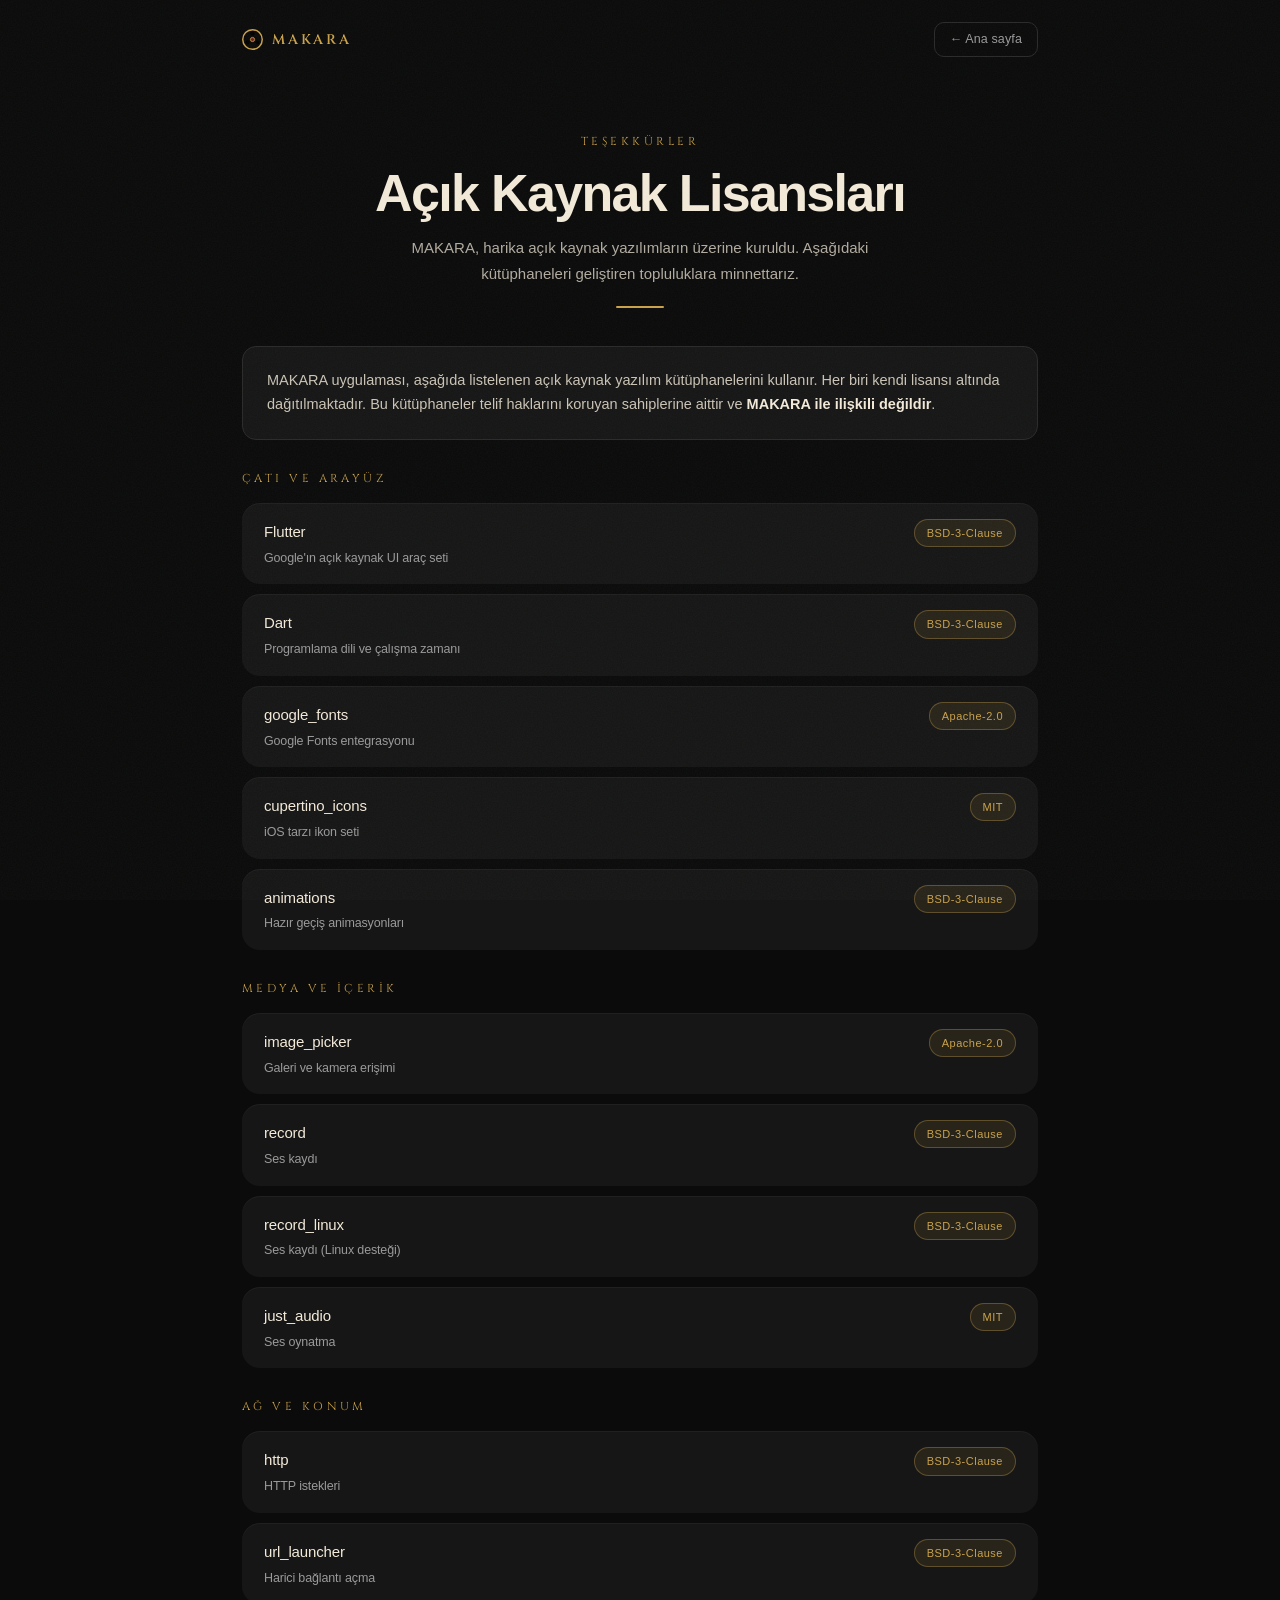
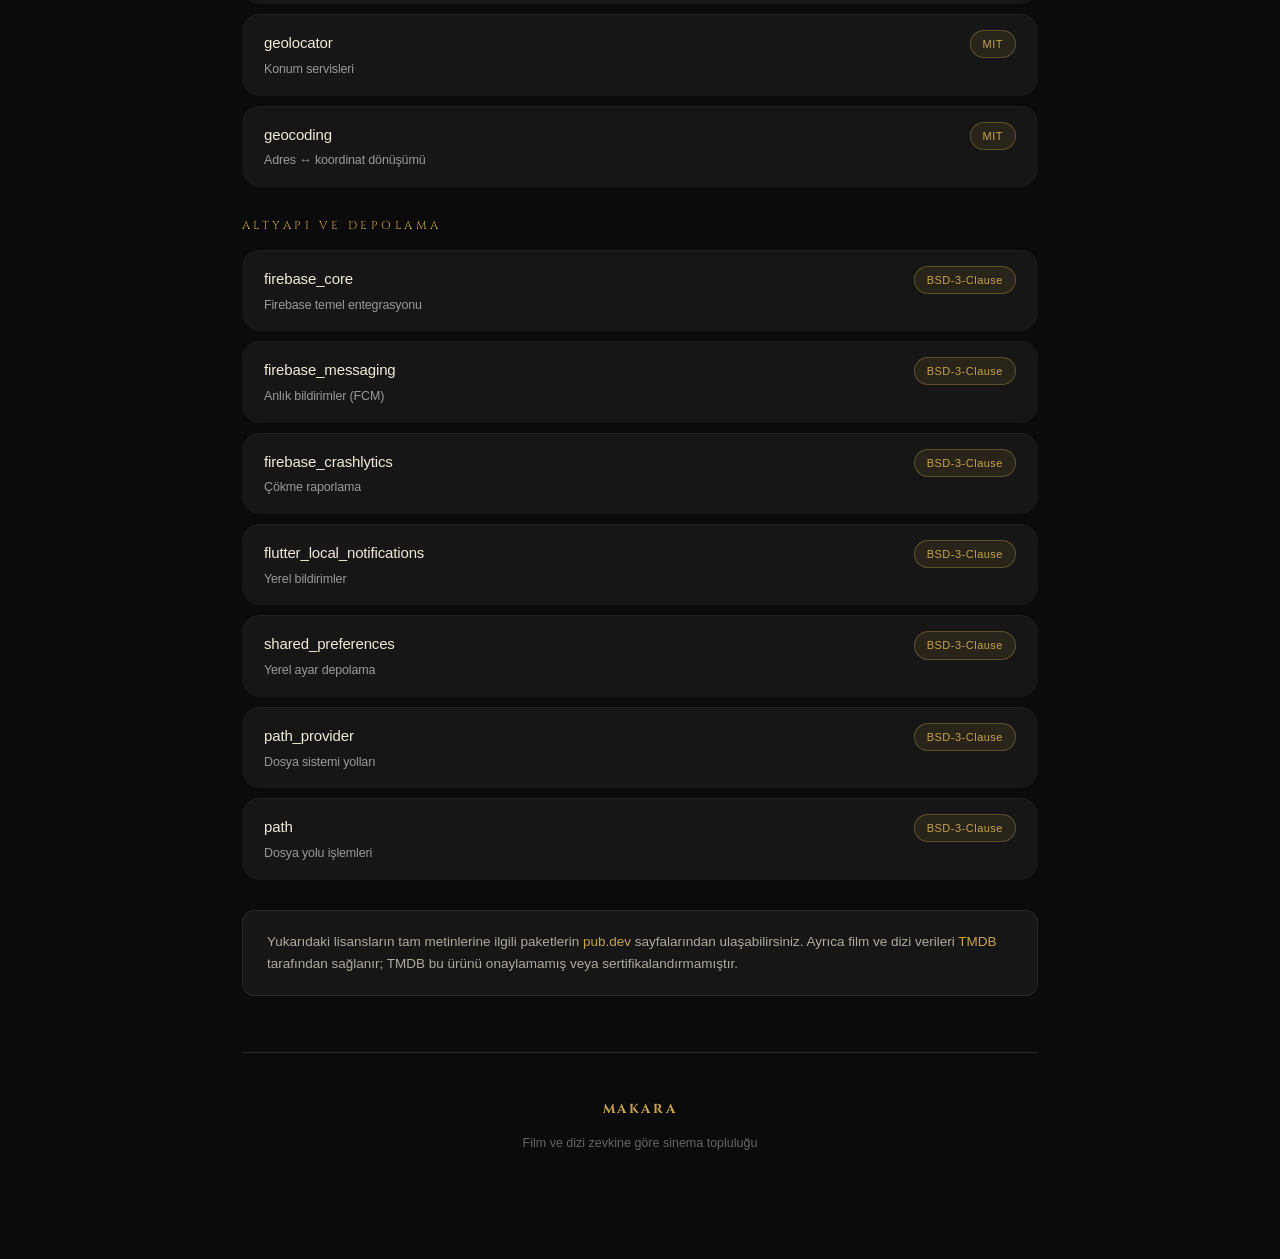
<file: lisanslar.html>
<!DOCTYPE html>
<html lang="tr">
<head>
<meta charset="UTF-8" />
<meta name="viewport" content="width=device-width, initial-scale=1.0" />
<title>Açık Kaynak Lisansları · MAKARA</title>
<meta name="description" content="MAKARA uygulamasında kullanılan açık kaynak yazılım kütüphaneleri ve lisansları." />
<!-- Favicon (sekme logosu) -->
<link rel="icon" href="/favicon.ico" sizes="any" />
<link rel="icon" type="image/png" sizes="32x32" href="/favicon-32x32.png" />
<link rel="icon" type="image/png" sizes="16x16" href="/favicon-16x16.png" />
<link rel="apple-touch-icon" href="/apple-touch-icon.png" />
<link rel="icon" type="image/png" sizes="192x192" href="/android-chrome-192x192.png" />
<link rel="preconnect" href="https://fonts.googleapis.com" />
<link rel="preconnect" href="https://fonts.gstatic.com" crossorigin />
<link href="https://fonts.googleapis.com/css2?family=Cinzel:wght@500;600;700&display=swap" rel="stylesheet" />
<style>
  :root {
    --bg: #101010;
    --card: #1B1B1B;
    --card-alt: #151515;
    --border: #292929;
    --gold: #C9A24B;
    --gold-dim: #9A9A9A;
    --emerald: #C9A24B;
    --cream: #F3EAD9;
  }

  * { margin: 0; padding: 0; box-sizing: border-box; }

  html { scroll-behavior: smooth; }

  body {
    background:
      radial-gradient(1200px 600px at 50% -10%, #1A1A1A 0%, var(--bg) 60%),
      var(--bg);
    color: var(--cream);
    font-family: -apple-system, BlinkMacSystemFont, "Segoe UI", Roboto, Helvetica, Arial, sans-serif;
    min-height: 100dvh;
    line-height: 1.7;
    -webkit-font-smoothing: antialiased;
  }

  .wrap {
    max-width: 780px;
    margin: 0 auto;
    padding: 0 22px 80px;
  }

  /* --- Üst bar --- */
  .topbar {
    display: flex;
    align-items: center;
    justify-content: space-between;
    padding: 22px 0 0;
  }
  .brand {
    display: flex;
    align-items: center;
    gap: 10px;
    text-decoration: none;
  }
  .brand .mark {
    width: 26px; height: 26px;
  }
  .brand .name {
    font-family: "Cinzel", serif;
    font-weight: 600;
    font-size: 17px;
    letter-spacing: 2px;
    color: var(--cream);
  }
  .back {
    font-size: 13px;
    color: var(--gold);
    text-decoration: none;
    border: 1px solid var(--border);
    padding: 8px 16px;
    border-radius: 999px;
    transition: border-color .15s ease, color .15s ease;
  }
  .back:hover { border-color: var(--gold); }

  /* --- Başlık --- */
  header {
    text-align: center;
    padding: 48px 20px 30px;
  }
  .eyebrow {
    font-family: "Cinzel", serif;
    font-size: 12px;
    letter-spacing: 4px;
    color: var(--gold);
    margin-bottom: 14px;
  }
  h1 {
    font-family: "Cinzel", serif;
    font-weight: 700;
    font-size: 30px;
    color: var(--cream);
    margin-bottom: 14px;
  }
  .lead {
    font-size: 15px;
    color: rgba(243,234,217,0.72);
    max-width: 520px;
    margin: 0 auto;
  }
  .gold-line {
    width: 48px; height: 2px;
    background: var(--gold);
    margin: 20px auto 0;
    border-radius: 2px;
  }

  /* --- Giriş kartı --- */
  .intro {
    background: var(--card);
    border: 1px solid var(--border);
    border-radius: 14px;
    padding: 22px 24px;
    margin-bottom: 26px;
    font-size: 14.5px;
    color: rgba(243,234,217,0.82);
  }
  .intro strong { color: var(--cream); }

  /* --- Lisans listesi --- */
  .lic {
    background: var(--card-alt);
    border: 1px solid var(--border);
    border-radius: 12px;
    padding: 16px 20px;
    margin-bottom: 12px;
    display: flex;
    align-items: baseline;
    justify-content: space-between;
    gap: 16px;
    flex-wrap: wrap;
  }
  .lic .pkg {
    font-size: 15px;
    color: var(--cream);
    font-weight: 500;
  }
  .lic .desc {
    display: block;
    font-size: 12.5px;
    color: var(--gold-dim);
    margin-top: 3px;
    font-weight: 400;
  }
  .lic .badge {
    font-size: 11px;
    letter-spacing: 0.5px;
    color: var(--gold);
    border: 1px solid rgba(201,162,75,0.35);
    border-radius: 999px;
    padding: 4px 12px;
    white-space: nowrap;
    flex-shrink: 0;
  }

  .section-title {
    font-family: "Cinzel", serif;
    font-size: 13px;
    letter-spacing: 2px;
    color: var(--gold);
    margin: 30px 0 14px;
    text-transform: uppercase;
  }

  /* --- Lisans metni açıklaması --- */
  .note {
    margin-top: 30px;
    padding: 20px 24px;
    background: var(--card);
    border: 1px solid var(--border);
    border-radius: 12px;
    font-size: 13.5px;
    color: rgba(243,234,217,0.7);
  }
  .note a { color: var(--gold); text-decoration: none; }
  .note a:hover { text-decoration: underline; }

  footer {
    text-align: center;
    margin-top: 40px;
    font-size: 12px;
    color: rgba(243,234,217,0.4);
  }
  .wordmark {
    font-family: "Cinzel", serif;
    font-size: 13px;
    letter-spacing: 5px;
    color: var(--gold-dim);
    margin-bottom: 6px;
  }

  @media (max-width: 480px) {
    h1 { font-size: 24px; }
    .lic { flex-direction: column; align-items: flex-start; gap: 8px; }
  }
</style>
<link rel="stylesheet" href="/stil.css">
</head>
<body>
  <div class="wrap">
    <div class="topbar">
      <a class="brand" href="https://makara.social">
        <svg class="mark" viewBox="0 0 100 100" xmlns="http://www.w3.org/2000/svg" aria-hidden="true">
          <circle cx="50" cy="50" r="46.5" fill="none" stroke="#C9A24B" stroke-width="7"/>
          <circle cx="50" cy="22" r="10" fill="#000"/>
          <circle cx="74.25" cy="64" r="10" fill="#000"/>
          <circle cx="25.75" cy="64" r="10" fill="#000"/>
          <circle cx="50" cy="50" r="10" fill="#6E2020" stroke="#C9A24B" stroke-width="4"/>
        </svg>
        <span class="name">MAKARA</span>
      </a>
      <a class="back" href="https://makara.social">← Ana sayfa</a>
    </div>

    <header>
      <div class="eyebrow">TEŞEKKÜRLER</div>
      <h1>Açık Kaynak Lisansları</h1>
      <p class="lead">MAKARA, harika açık kaynak yazılımların üzerine kuruldu. Aşağıdaki kütüphaneleri geliştiren topluluklara minnettarız.</p>
      <div class="gold-line"></div>
    </header>

    <div class="intro">
      MAKARA uygulaması, aşağıda listelenen açık kaynak yazılım kütüphanelerini kullanır. Her biri kendi lisansı altında dağıtılmaktadır. Bu kütüphaneler telif haklarını koruyan sahiplerine aittir ve <strong>MAKARA ile ilişkili değildir</strong>.
    </div>

    <div class="section-title">Çatı ve Arayüz</div>

    <div class="lic">
      <span class="pkg">Flutter<span class="desc">Google'ın açık kaynak UI araç seti</span></span>
      <span class="badge">BSD-3-Clause</span>
    </div>
    <div class="lic">
      <span class="pkg">Dart<span class="desc">Programlama dili ve çalışma zamanı</span></span>
      <span class="badge">BSD-3-Clause</span>
    </div>
    <div class="lic">
      <span class="pkg">google_fonts<span class="desc">Google Fonts entegrasyonu</span></span>
      <span class="badge">Apache-2.0</span>
    </div>
    <div class="lic">
      <span class="pkg">cupertino_icons<span class="desc">iOS tarzı ikon seti</span></span>
      <span class="badge">MIT</span>
    </div>
    <div class="lic">
      <span class="pkg">animations<span class="desc">Hazır geçiş animasyonları</span></span>
      <span class="badge">BSD-3-Clause</span>
    </div>

    <div class="section-title">Medya ve İçerik</div>

    <div class="lic">
      <span class="pkg">image_picker<span class="desc">Galeri ve kamera erişimi</span></span>
      <span class="badge">Apache-2.0</span>
    </div>
    <div class="lic">
      <span class="pkg">record<span class="desc">Ses kaydı</span></span>
      <span class="badge">BSD-3-Clause</span>
    </div>
    <div class="lic">
      <span class="pkg">record_linux<span class="desc">Ses kaydı (Linux desteği)</span></span>
      <span class="badge">BSD-3-Clause</span>
    </div>
    <div class="lic">
      <span class="pkg">just_audio<span class="desc">Ses oynatma</span></span>
      <span class="badge">MIT</span>
    </div>

    <div class="section-title">Ağ ve Konum</div>

    <div class="lic">
      <span class="pkg">http<span class="desc">HTTP istekleri</span></span>
      <span class="badge">BSD-3-Clause</span>
    </div>
    <div class="lic">
      <span class="pkg">url_launcher<span class="desc">Harici bağlantı açma</span></span>
      <span class="badge">BSD-3-Clause</span>
    </div>
    <div class="lic">
      <span class="pkg">geolocator<span class="desc">Konum servisleri</span></span>
      <span class="badge">MIT</span>
    </div>
    <div class="lic">
      <span class="pkg">geocoding<span class="desc">Adres ↔ koordinat dönüşümü</span></span>
      <span class="badge">MIT</span>
    </div>

    <div class="section-title">Altyapı ve Depolama</div>

    <div class="lic">
      <span class="pkg">firebase_core<span class="desc">Firebase temel entegrasyonu</span></span>
      <span class="badge">BSD-3-Clause</span>
    </div>
    <div class="lic">
      <span class="pkg">firebase_messaging<span class="desc">Anlık bildirimler (FCM)</span></span>
      <span class="badge">BSD-3-Clause</span>
    </div>
    <div class="lic">
      <span class="pkg">firebase_crashlytics<span class="desc">Çökme raporlama</span></span>
      <span class="badge">BSD-3-Clause</span>
    </div>
    <div class="lic">
      <span class="pkg">flutter_local_notifications<span class="desc">Yerel bildirimler</span></span>
      <span class="badge">BSD-3-Clause</span>
    </div>
    <div class="lic">
      <span class="pkg">shared_preferences<span class="desc">Yerel ayar depolama</span></span>
      <span class="badge">BSD-3-Clause</span>
    </div>
    <div class="lic">
      <span class="pkg">path_provider<span class="desc">Dosya sistemi yolları</span></span>
      <span class="badge">BSD-3-Clause</span>
    </div>
    <div class="lic">
      <span class="pkg">path<span class="desc">Dosya yolu işlemleri</span></span>
      <span class="badge">BSD-3-Clause</span>
    </div>

    <div class="note">
      Yukarıdaki lisansların tam metinlerine ilgili paketlerin <a href="https://pub.dev" target="_blank" rel="noopener">pub.dev</a> sayfalarından ulaşabilirsiniz. Ayrıca film ve dizi verileri <a href="https://www.themoviedb.org" target="_blank" rel="noopener">TMDB</a> tarafından sağlanır; TMDB bu ürünü onaylamamış veya sertifikalandırmamıştır.
    </div>

    <footer>
      <div class="wordmark">MAKARA</div>
      <div>Film ve dizi zevkine göre sinema topluluğu</div>
    </footer>
  </div>
</body>
</html>
</file>
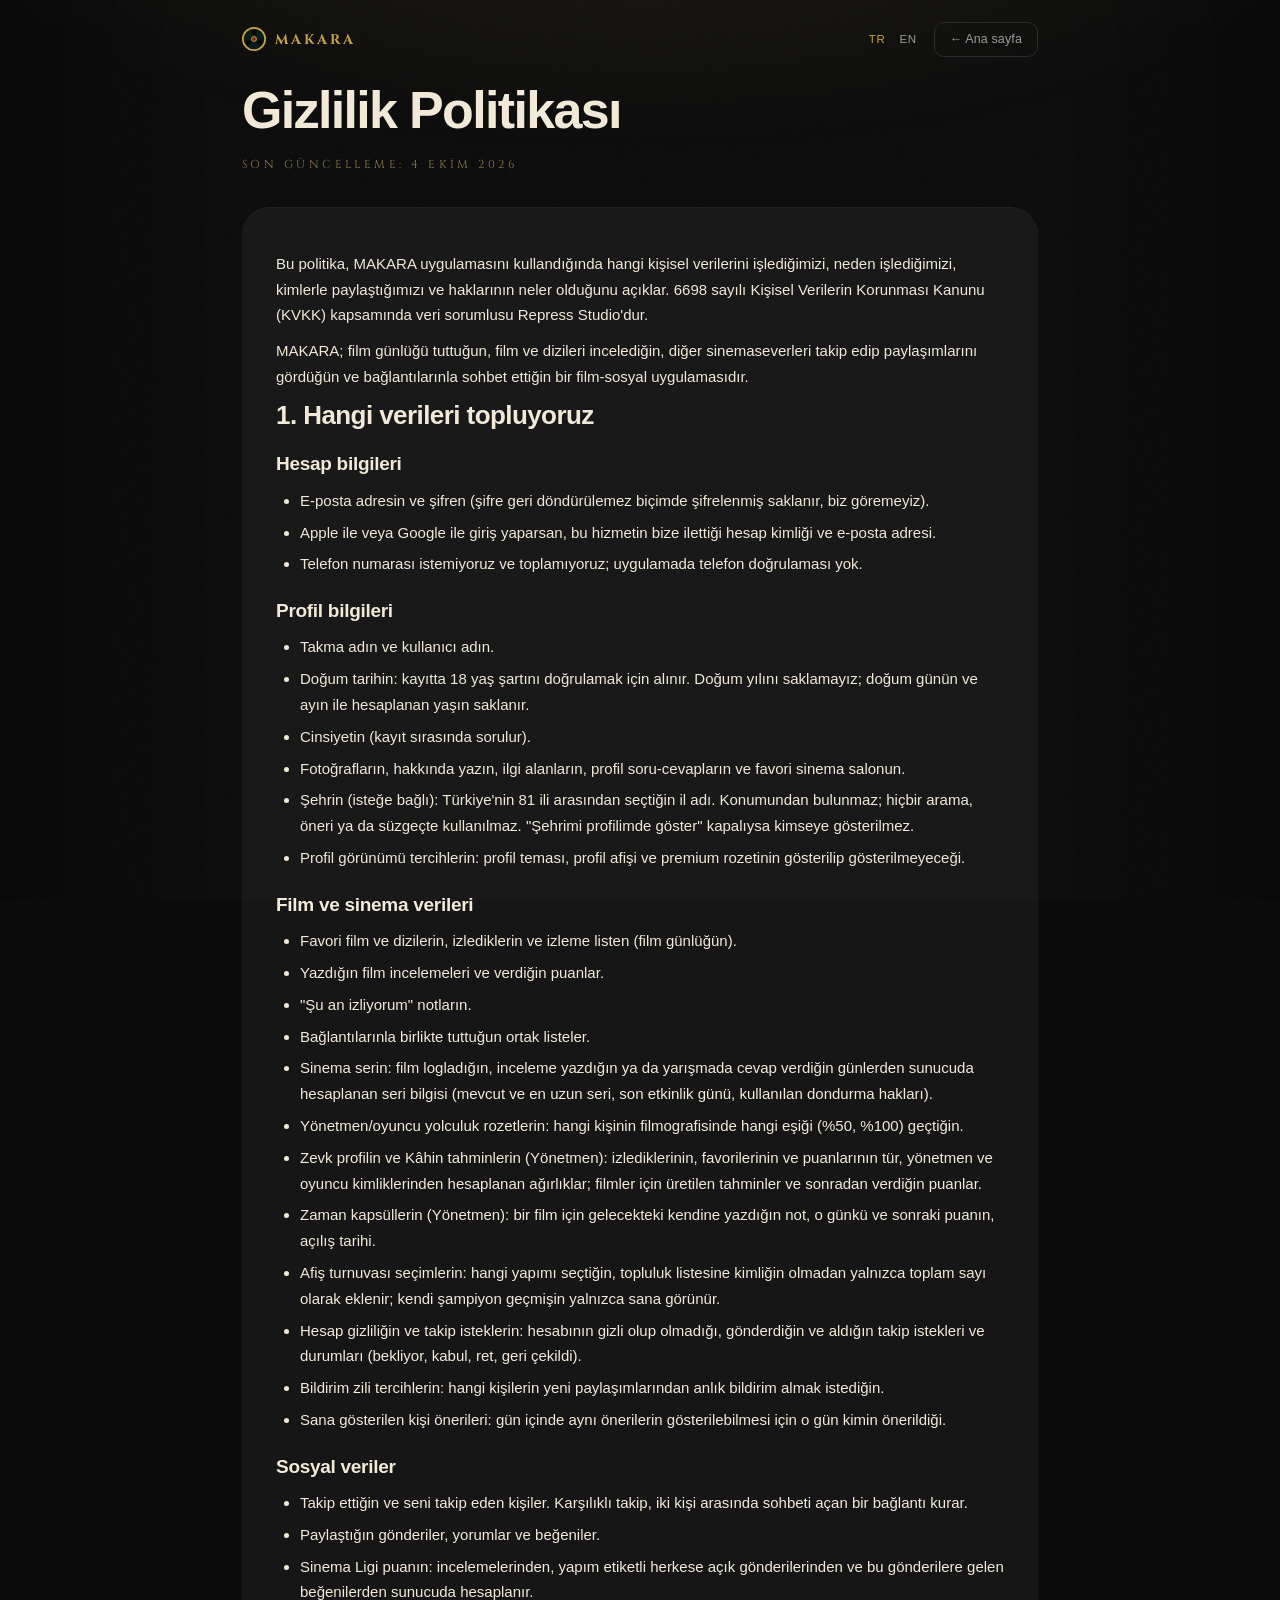
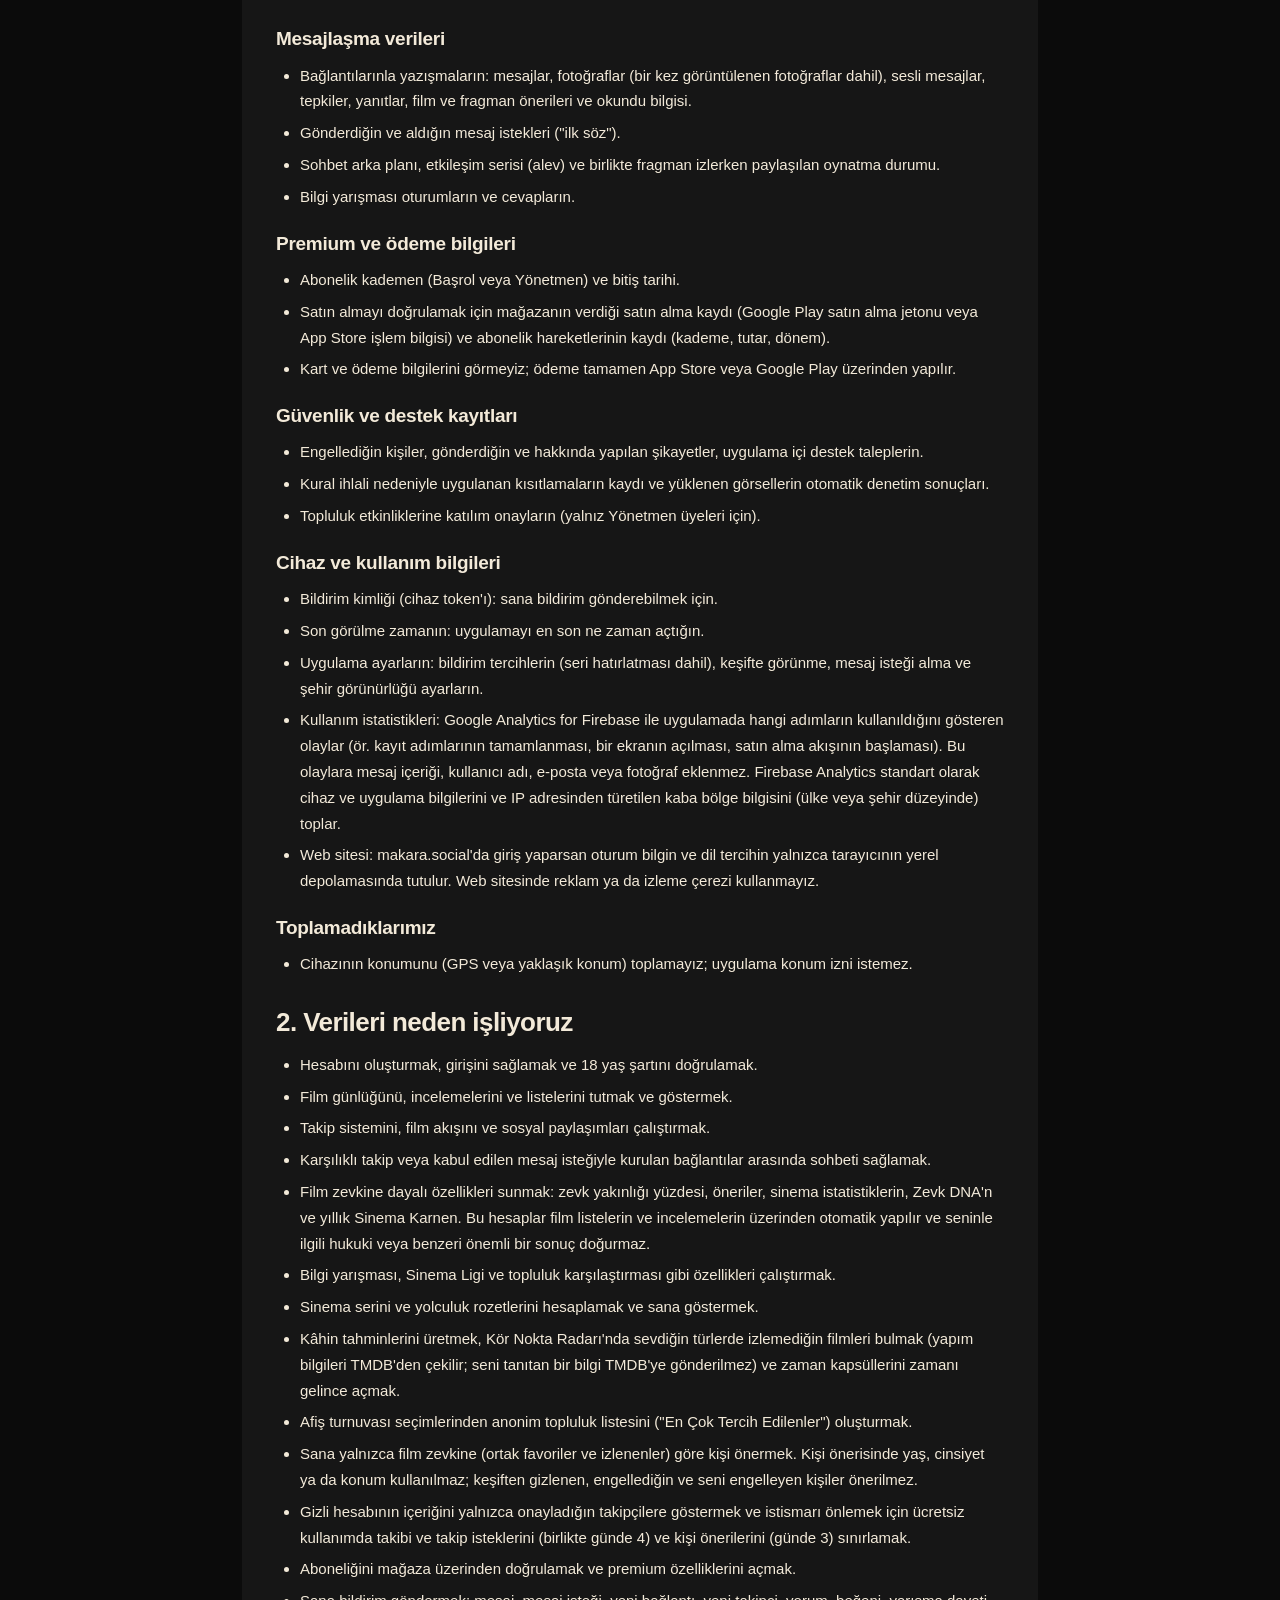
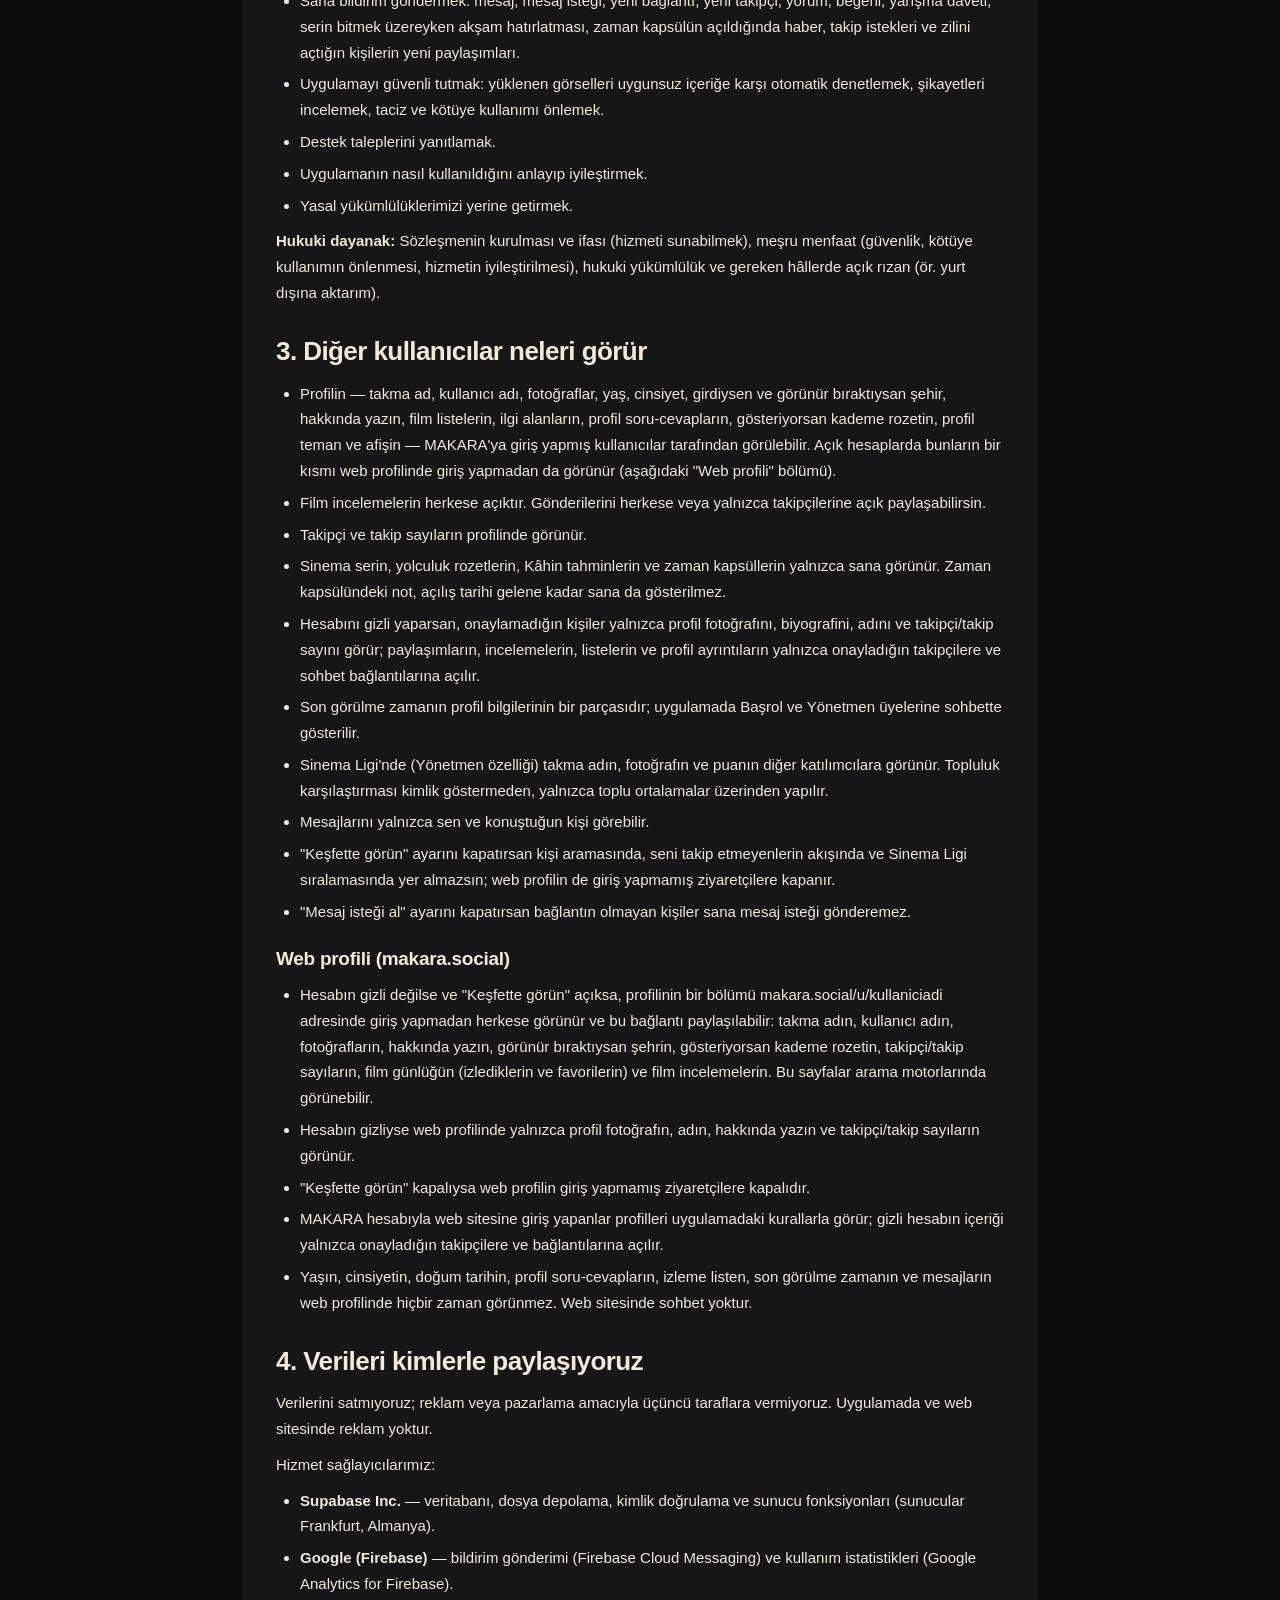
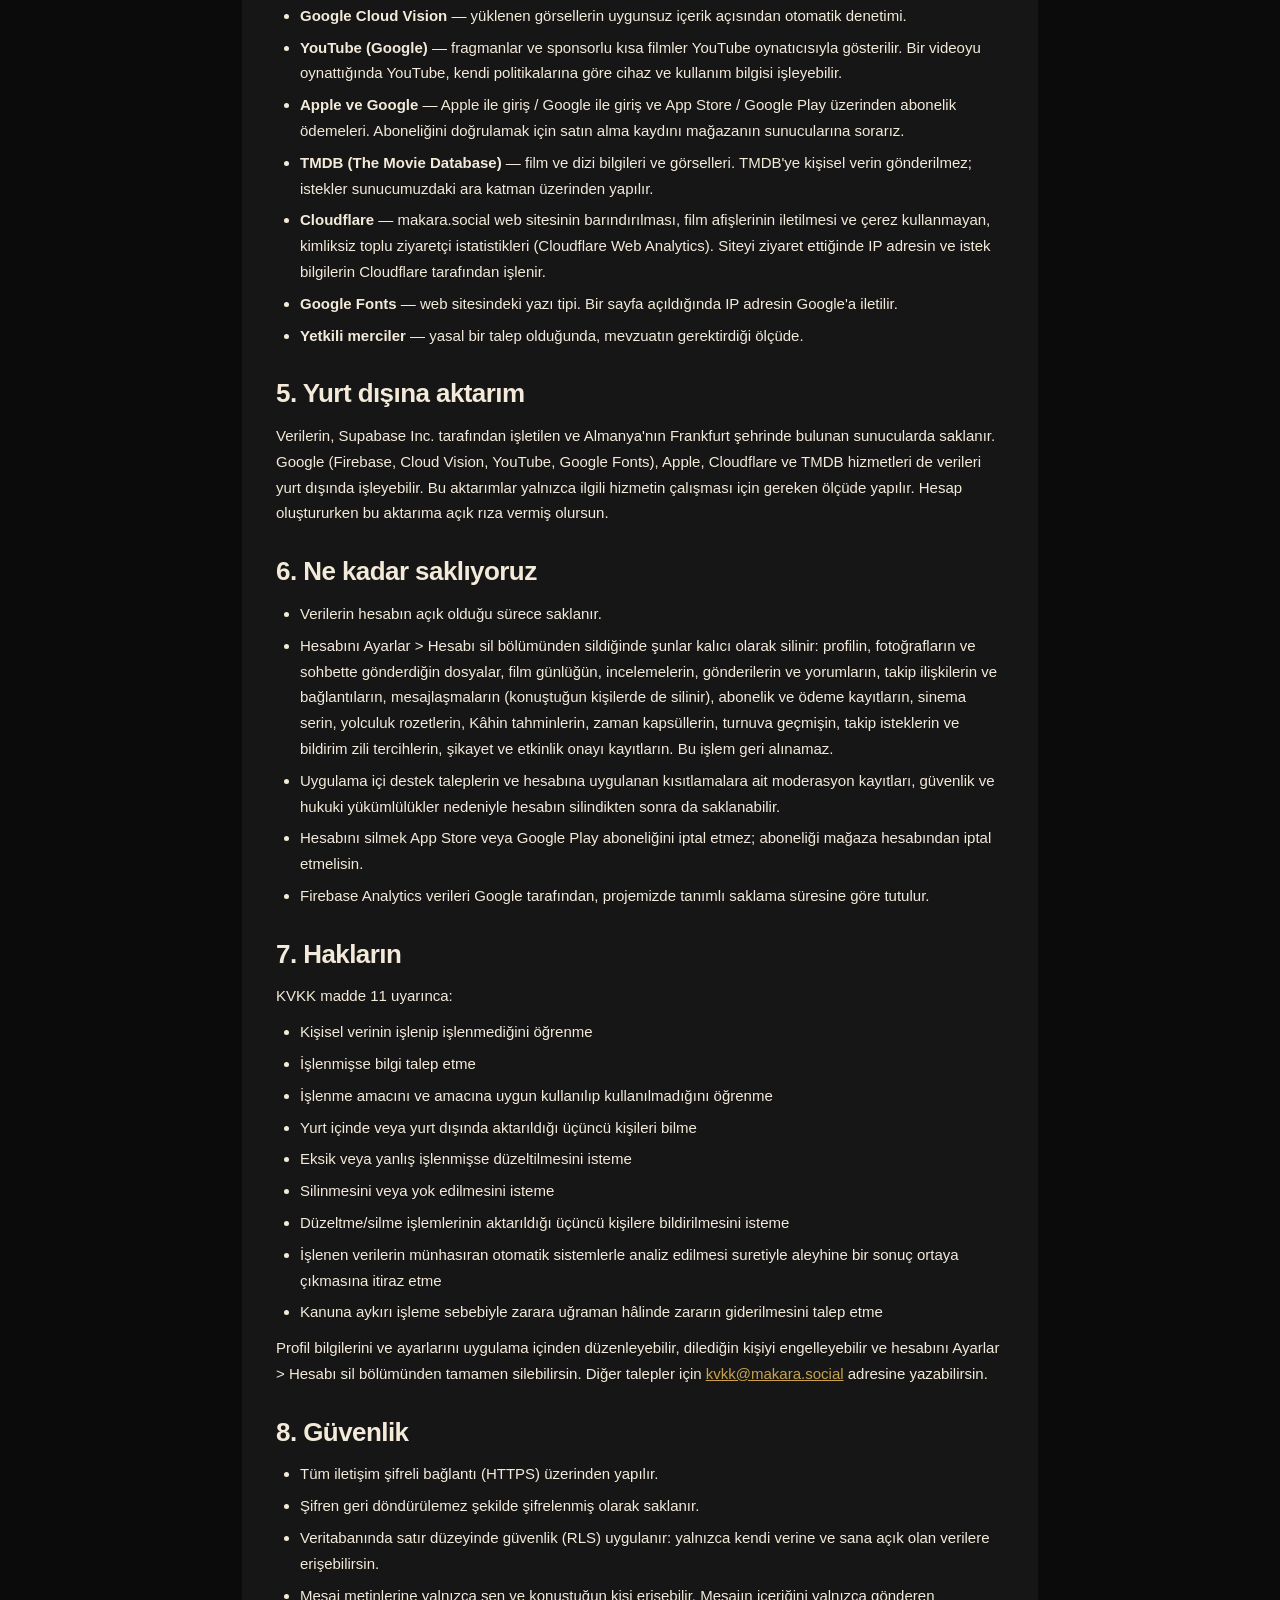
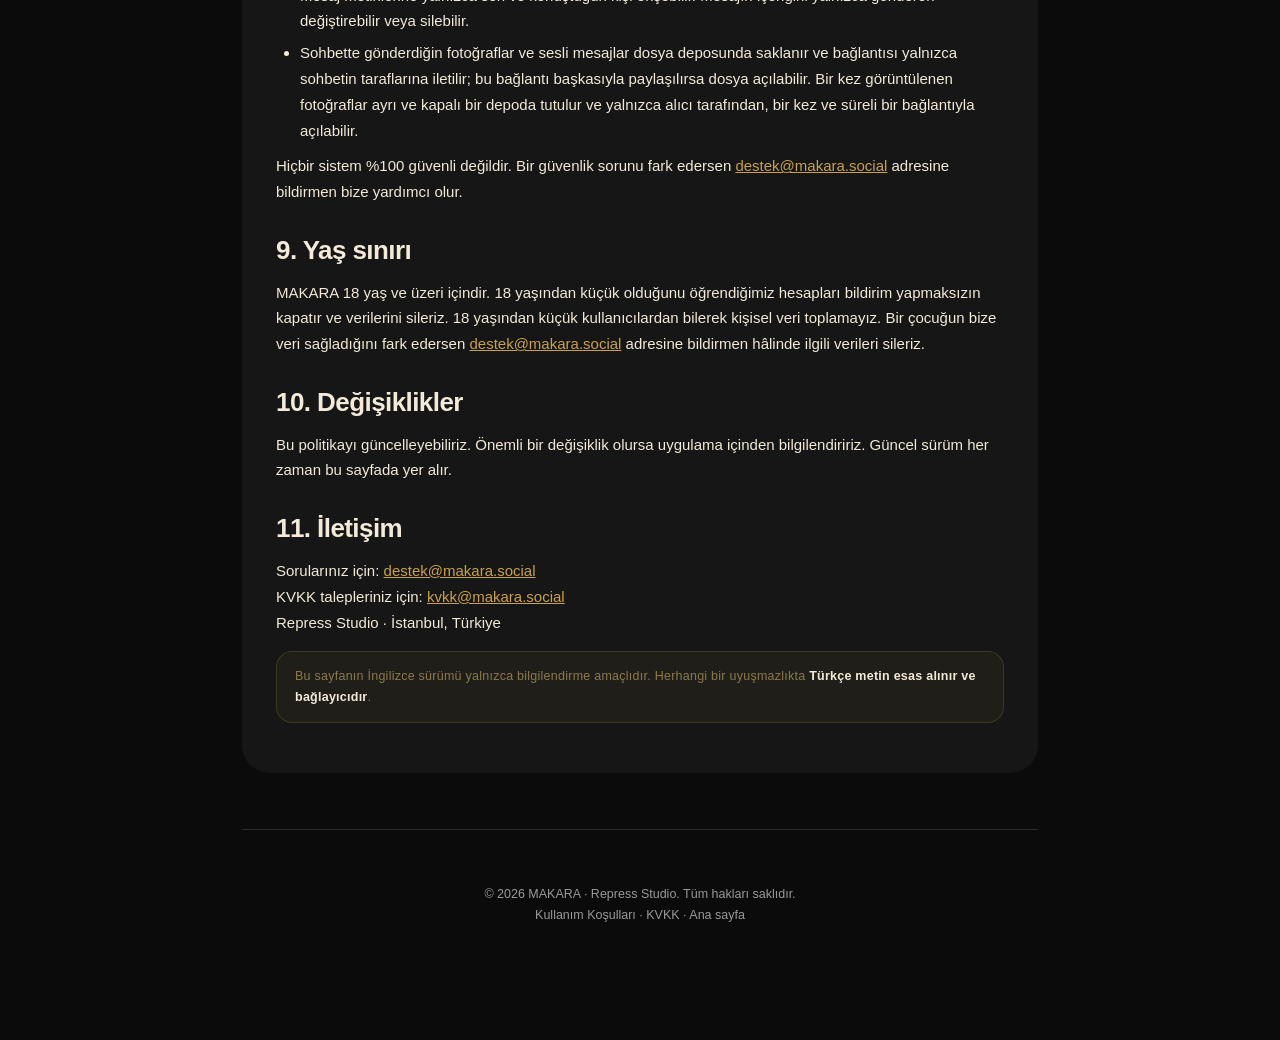
<file: privacy.html>
<!DOCTYPE html>
<html lang="tr">
<head>
<meta charset="UTF-8">
<meta name="viewport" content="width=device-width, initial-scale=1.0">
<title>MAKARA — Gizlilik Politikası</title>
<link rel="icon" type="image/svg+xml" href="[data-uri]">
<style>
@font-face{font-family:'Cinzel';font-style:normal;font-weight:400;font-display:swap;src:url([data-uri]) format('woff2');unicode-range:U+0100-02AF,U+0304,U+0308,U+0329,U+1E00-1E9F,U+1EF2-1EFF,U+2020,U+20A0-20AB,U+20AD-20C0,U+2113,U+2C60-2C7F,U+A720-A7FF;}
@font-face{font-family:'Cinzel';font-style:normal;font-weight:400;font-display:swap;src:url([data-uri]) format('woff2');unicode-range:U+0000-00FF,U+0131,U+0152-0153,U+02BB-02BC,U+02C6,U+02DA,U+02DC,U+2000-206F,U+2074,U+20AC,U+2122,U+2191,U+2193,U+2212,U+2215,U+FEFF,U+FFFD;}
@font-face{font-family:'Cinzel';font-style:normal;font-weight:700;font-display:swap;src:url([data-uri]) format('woff2');unicode-range:U+0100-02AF,U+0304,U+0308,U+0329,U+1E00-1E9F,U+1EF2-1EFF,U+2020,U+20A0-20AB,U+20AD-20C0,U+2113,U+2C60-2C7F,U+A720-A7FF;}
@font-face{font-family:'Cinzel';font-style:normal;font-weight:700;font-display:swap;src:url([data-uri]) format('woff2');unicode-range:U+0000-00FF,U+0131,U+0152-0153,U+02BB-02BC,U+02C6,U+02DA,U+02DC,U+2000-206F,U+2074,U+20AC,U+2122,U+2191,U+2193,U+2212,U+2215,U+FEFF,U+FFFD;}
:root{ --bg:#101010; --card:#1B1B1B; --card-alt:#151515; --border:#333333; --border-soft:#292929;
  --gold:#C9A24B; --gold-dim:#9A9A9A; --cream:#F3EAD9; --maroon:#6E2020; --maroon-border:#8A3232; --maroon-text:#E8DCC0;
  --emerald:#C9A24B; --emerald-bright:#E0BC5E; --serif:'Cinzel', Georgia, 'Times New Roman', serif; }
*{ box-sizing:border-box; margin:0; padding:0; }
html{ scroll-behavior:smooth; }
body{ background:var(--bg); color:var(--cream); line-height:1.7; font-family:-apple-system,BlinkMacSystemFont,"Segoe UI",Roboto,Helvetica,Arial,sans-serif; -webkit-font-smoothing:antialiased; }
body::before{ content:""; position:fixed; inset:0; z-index:0; pointer-events:none; background:radial-gradient(90% 45% at 50% -10%, rgba(201,162,75,.08), transparent 60%), linear-gradient(90deg, rgba(0,0,0,.4), transparent 16%, transparent 84%, rgba(0,0,0,.4)); }
.wrap{ position:relative; z-index:1; max-width:820px; margin:0 auto; padding:0 24px; }
.perf{ height:20px; background-color:#080808; background-image:radial-gradient(circle, rgba(243,234,217,.18) 2.4px, transparent 3px); background-size:20px 20px; background-position:center; }
header{ display:flex; align-items:center; justify-content:space-between; padding:24px 0; }
.brand{ display:flex; align-items:center; gap:12px; font-family:var(--serif); font-weight:700; font-size:20px; letter-spacing:.2em; text-transform:uppercase; color:var(--cream); text-decoration:none; }
.reel{ width:24px; height:24px; flex:0 0 auto; background:url("[data-uri]") center/contain no-repeat; }
.back{ color:var(--gold-dim); text-decoration:none; font-size:14px; }
.back:hover{ color:var(--gold); }
h1{ font-family:var(--serif); font-size:clamp(26px,4.5vw,38px); font-weight:700; letter-spacing:.01em; margin:26px 0 8px; }
.updated{ color:var(--gold-dim); font-size:13.5px; margin-bottom:32px; }
.card{ background:var(--card); border:1px solid var(--border); border-radius:16px; padding:30px clamp(20px,4vw,40px); margin-bottom:40px; }
h2{ font-family:var(--serif); font-size:19px; font-weight:700; color:var(--gold); margin:30px 0 12px; letter-spacing:.01em; }
h2:first-of-type{ margin-top:6px; }
h3{ font-size:15.5px; font-weight:700; margin:18px 0 6px; color:var(--cream); }
p{ margin:10px 0; color:var(--cream); font-size:15.5px; }
ul{ margin:8px 0 8px 4px; padding-left:20px; }
li{ margin:6px 0; color:var(--cream); font-size:15px; }
strong{ color:var(--cream); }
a{ color:var(--gold); }
footer{ padding:30px 0 50px; border-top:1px solid var(--border); }
.fine{ color:var(--gold-dim); font-size:12.5px; line-height:1.7; }
.fine a{ color:var(--gold-dim); }
a:focus-visible{ outline:2px solid var(--emerald); outline-offset:3px; border-radius:6px; }
.langtoggle{display:inline-flex;border:1px solid rgba(201,162,75,.3);border-radius:10px;overflow:hidden;vertical-align:middle}
.langtoggle button{background:transparent;color:#9A9A9A;border:none;font:inherit;font-size:12px;letter-spacing:.06em;padding:6px 11px;cursor:pointer}
.langtoggle button.on{background:rgba(201,162,75,.14);color:#C9A24B}
[data-lang-block]{display:none}
.not-ceviri{background:rgba(201,162,75,.08);border:1px solid rgba(201,162,75,.2);border-radius:10px;padding:12px 16px;margin:16px 0;font-size:13px;color:#9A9A9A}
</style>
<link rel="preconnect" href="https://fonts.googleapis.com">
<link rel="preconnect" href="https://fonts.gstatic.com" crossorigin>
<link href="https://fonts.googleapis.com/css2?family=Cinzel:wght@600;700&display=swap" rel="stylesheet">
<link rel="stylesheet" href="/stil.css">
</head>
<body>
<div class="perf"></div>
<div class="wrap">
  <header>
    <a class="brand" href="index.html"><span class="reel" aria-hidden="true"></span>MAKARA</a>
    <span style="display:inline-flex;gap:12px;align-items:center">
      <span class="langtoggle" role="group" aria-label="Dil / Language">
        <button type="button" data-lang="tr">TR</button>
        <button type="button" data-lang="en">EN</button>
      </span>
      <a class="back" href="index.html" data-tr="← Ana sayfa" data-en="← Home">← Ana sayfa</a>
    </span>
  </header>

  <!-- ===== TR ===== -->
  <div data-lang-block="tr">
  <h1>Gizlilik Politikası</h1>
  <div class="updated">Son güncelleme: 4 Ekim 2026</div>
  <div class="card">
    <p>Bu politika, MAKARA uygulamasını kullandığında hangi kişisel verilerini işlediğimizi, neden işlediğimizi, kimlerle paylaştığımızı ve haklarının neler olduğunu açıklar. 6698 sayılı Kişisel Verilerin Korunması Kanunu (KVKK) kapsamında veri sorumlusu Repress Studio'dur.</p>
    <p>MAKARA; film günlüğü tuttuğun, film ve dizileri incelediğin, diğer sinemaseverleri takip edip paylaşımlarını gördüğün ve bağlantılarınla sohbet ettiğin bir film-sosyal uygulamasıdır.</p>
    <h2>1. Hangi verileri topluyoruz</h2>
    <h3>Hesap bilgileri</h3>
    <ul><li>E-posta adresin ve şifren (şifre geri döndürülemez biçimde şifrelenmiş saklanır, biz göremeyiz).</li><li>Apple ile veya Google ile giriş yaparsan, bu hizmetin bize ilettiği hesap kimliği ve e-posta adresi.</li><li>Telefon numarası istemiyoruz ve toplamıyoruz; uygulamada telefon doğrulaması yok.</li></ul>
    <h3>Profil bilgileri</h3>
    <ul><li>Takma adın ve kullanıcı adın.</li><li>Doğum tarihin: kayıtta 18 yaş şartını doğrulamak için alınır. Doğum yılını saklamayız; doğum günün ve ayın ile hesaplanan yaşın saklanır.</li><li>Cinsiyetin (kayıt sırasında sorulur).</li><li>Fotoğrafların, hakkında yazın, ilgi alanların, profil soru-cevapların ve favori sinema salonun.</li><li>Şehrin (isteğe bağlı): Türkiye'nin 81 ili arasından seçtiğin il adı. Konumundan bulunmaz; hiçbir arama, öneri ya da süzgeçte kullanılmaz. "Şehrimi profilimde göster" kapalıysa kimseye gösterilmez.</li><li>Profil görünümü tercihlerin: profil teması, profil afişi ve premium rozetinin gösterilip gösterilmeyeceği.</li></ul>
    <h3>Film ve sinema verileri</h3>
    <ul><li>Favori film ve dizilerin, izlediklerin ve izleme listen (film günlüğün).</li><li>Yazdığın film incelemeleri ve verdiğin puanlar.</li><li>"Şu an izliyorum" notların.</li><li>Bağlantılarınla birlikte tuttuğun ortak listeler.</li><li>Sinema serin: film logladığın, inceleme yazdığın ya da yarışmada cevap verdiğin günlerden sunucuda hesaplanan seri bilgisi (mevcut ve en uzun seri, son etkinlik günü, kullanılan dondurma hakları).</li><li>Yönetmen/oyuncu yolculuk rozetlerin: hangi kişinin filmografisinde hangi eşiği (%50, %100) geçtiğin.</li><li>Zevk profilin ve Kâhin tahminlerin (Yönetmen): izlediklerinin, favorilerinin ve puanlarının tür, yönetmen ve oyuncu kimliklerinden hesaplanan ağırlıklar; filmler için üretilen tahminler ve sonradan verdiğin puanlar.</li><li>Zaman kapsüllerin (Yönetmen): bir film için gelecekteki kendine yazdığın not, o günkü ve sonraki puanın, açılış tarihi.</li><li>Afiş turnuvası seçimlerin: hangi yapımı seçtiğin, topluluk listesine kimliğin olmadan yalnızca toplam sayı olarak eklenir; kendi şampiyon geçmişin yalnızca sana görünür.</li><li>Hesap gizliliğin ve takip isteklerin: hesabının gizli olup olmadığı, gönderdiğin ve aldığın takip istekleri ve durumları (bekliyor, kabul, ret, geri çekildi).</li><li>Bildirim zili tercihlerin: hangi kişilerin yeni paylaşımlarından anlık bildirim almak istediğin.</li><li>Sana gösterilen kişi önerileri: gün içinde aynı önerilerin gösterilebilmesi için o gün kimin önerildiği.</li></ul>
    <h3>Sosyal veriler</h3>
    <ul><li>Takip ettiğin ve seni takip eden kişiler. Karşılıklı takip, iki kişi arasında sohbeti açan bir bağlantı kurar.</li><li>Paylaştığın gönderiler, yorumlar ve beğeniler.</li><li>Sinema Ligi puanın: incelemelerinden, yapım etiketli herkese açık gönderilerinden ve bu gönderilere gelen beğenilerden sunucuda hesaplanır.</li></ul>
    <h3>Mesajlaşma verileri</h3>
    <ul><li>Bağlantılarınla yazışmaların: mesajlar, fotoğraflar (bir kez görüntülenen fotoğraflar dahil), sesli mesajlar, tepkiler, yanıtlar, film ve fragman önerileri ve okundu bilgisi.</li><li>Gönderdiğin ve aldığın mesaj istekleri ("ilk söz").</li><li>Sohbet arka planı, etkileşim serisi (alev) ve birlikte fragman izlerken paylaşılan oynatma durumu.</li><li>Bilgi yarışması oturumların ve cevapların.</li></ul>
    <h3>Premium ve ödeme bilgileri</h3>
    <ul><li>Abonelik kademen (Başrol veya Yönetmen) ve bitiş tarihi.</li><li>Satın almayı doğrulamak için mağazanın verdiği satın alma kaydı (Google Play satın alma jetonu veya App Store işlem bilgisi) ve abonelik hareketlerinin kaydı (kademe, tutar, dönem).</li><li>Kart ve ödeme bilgilerini görmeyiz; ödeme tamamen App Store veya Google Play üzerinden yapılır.</li></ul>
    <h3>Güvenlik ve destek kayıtları</h3>
    <ul><li>Engellediğin kişiler, gönderdiğin ve hakkında yapılan şikayetler, uygulama içi destek taleplerin.</li><li>Kural ihlali nedeniyle uygulanan kısıtlamaların kaydı ve yüklenen görsellerin otomatik denetim sonuçları.</li><li>Topluluk etkinliklerine katılım onayların (yalnız Yönetmen üyeleri için).</li></ul>
    <h3>Cihaz ve kullanım bilgileri</h3>
    <ul><li>Bildirim kimliği (cihaz token'ı): sana bildirim gönderebilmek için.</li><li>Son görülme zamanın: uygulamayı en son ne zaman açtığın.</li><li>Uygulama ayarların: bildirim tercihlerin (seri hatırlatması dahil), keşifte görünme, mesaj isteği alma ve şehir görünürlüğü ayarların.</li><li>Kullanım istatistikleri: Google Analytics for Firebase ile uygulamada hangi adımların kullanıldığını gösteren olaylar (ör. kayıt adımlarının tamamlanması, bir ekranın açılması, satın alma akışının başlaması). Bu olaylara mesaj içeriği, kullanıcı adı, e-posta veya fotoğraf eklenmez. Firebase Analytics standart olarak cihaz ve uygulama bilgilerini ve IP adresinden türetilen kaba bölge bilgisini (ülke veya şehir düzeyinde) toplar.</li><li>Web sitesi: makara.social'da giriş yaparsan oturum bilgin ve dil tercihin yalnızca tarayıcının yerel depolamasında tutulur. Web sitesinde reklam ya da izleme çerezi kullanmayız.</li></ul>
    <h3>Toplamadıklarımız</h3>
    <ul><li>Cihazının konumunu (GPS veya yaklaşık konum) toplamayız; uygulama konum izni istemez.</li></ul>
    <h2>2. Verileri neden işliyoruz</h2>
    <ul><li>Hesabını oluşturmak, girişini sağlamak ve 18 yaş şartını doğrulamak.</li><li>Film günlüğünü, incelemelerini ve listelerini tutmak ve göstermek.</li><li>Takip sistemini, film akışını ve sosyal paylaşımları çalıştırmak.</li><li>Karşılıklı takip veya kabul edilen mesaj isteğiyle kurulan bağlantılar arasında sohbeti sağlamak.</li><li>Film zevkine dayalı özellikleri sunmak: zevk yakınlığı yüzdesi, öneriler, sinema istatistiklerin, Zevk DNA'n ve yıllık Sinema Karnen. Bu hesaplar film listelerin ve incelemelerin üzerinden otomatik yapılır ve seninle ilgili hukuki veya benzeri önemli bir sonuç doğurmaz.</li><li>Bilgi yarışması, Sinema Ligi ve topluluk karşılaştırması gibi özellikleri çalıştırmak.</li><li>Sinema serini ve yolculuk rozetlerini hesaplamak ve sana göstermek.</li><li>Kâhin tahminlerini üretmek, Kör Nokta Radarı'nda sevdiğin türlerde izlemediğin filmleri bulmak (yapım bilgileri TMDB'den çekilir; seni tanıtan bir bilgi TMDB'ye gönderilmez) ve zaman kapsüllerini zamanı gelince açmak.</li><li>Afiş turnuvası seçimlerinden anonim topluluk listesini ("En Çok Tercih Edilenler") oluşturmak.</li><li>Sana yalnızca film zevkine (ortak favoriler ve izlenenler) göre kişi önermek. Kişi önerisinde yaş, cinsiyet ya da konum kullanılmaz; keşiften gizlenen, engellediğin ve seni engelleyen kişiler önerilmez.</li><li>Gizli hesabının içeriğini yalnızca onayladığın takipçilere göstermek ve istismarı önlemek için ücretsiz kullanımda takibi ve takip isteklerini (birlikte günde 4) ve kişi önerilerini (günde 3) sınırlamak.</li><li>Aboneliğini mağaza üzerinden doğrulamak ve premium özelliklerini açmak.</li><li>Sana bildirim göndermek: mesaj, mesaj isteği, yeni bağlantı, yeni takipçi, yorum, beğeni, yarışma daveti, serin bitmek üzereyken akşam hatırlatması, zaman kapsülün açıldığında haber, takip istekleri ve zilini açtığın kişilerin yeni paylaşımları.</li><li>Uygulamayı güvenli tutmak: yüklenen görselleri uygunsuz içeriğe karşı otomatik denetlemek, şikayetleri incelemek, taciz ve kötüye kullanımı önlemek.</li><li>Destek taleplerini yanıtlamak.</li><li>Uygulamanın nasıl kullanıldığını anlayıp iyileştirmek.</li><li>Yasal yükümlülüklerimizi yerine getirmek.</li></ul>
    <p><strong>Hukuki dayanak:</strong> Sözleşmenin kurulması ve ifası (hizmeti sunabilmek), meşru menfaat (güvenlik, kötüye kullanımın önlenmesi, hizmetin iyileştirilmesi), hukuki yükümlülük ve gereken hâllerde açık rızan (ör. yurt dışına aktarım).</p>
    <h2>3. Diğer kullanıcılar neleri görür</h2>
    <ul><li>Profilin — takma ad, kullanıcı adı, fotoğraflar, yaş, cinsiyet, girdiysen ve görünür bıraktıysan şehir, hakkında yazın, film listelerin, ilgi alanların, profil soru-cevapların, gösteriyorsan kademe rozetin, profil teman ve afişin — MAKARA'ya giriş yapmış kullanıcılar tarafından görülebilir. Açık hesaplarda bunların bir kısmı web profilinde giriş yapmadan da görünür (aşağıdaki "Web profili" bölümü).</li><li>Film incelemelerin herkese açıktır. Gönderilerini herkese veya yalnızca takipçilerine açık paylaşabilirsin.</li><li>Takipçi ve takip sayıların profilinde görünür.</li><li>Sinema serin, yolculuk rozetlerin, Kâhin tahminlerin ve zaman kapsüllerin yalnızca sana görünür. Zaman kapsülündeki not, açılış tarihi gelene kadar sana da gösterilmez.</li><li>Hesabını gizli yaparsan, onaylamadığın kişiler yalnızca profil fotoğrafını, biyografini, adını ve takipçi/takip sayını görür; paylaşımların, incelemelerin, listelerin ve profil ayrıntıların yalnızca onayladığın takipçilere ve sohbet bağlantılarına açılır.</li><li>Son görülme zamanın profil bilgilerinin bir parçasıdır; uygulamada Başrol ve Yönetmen üyelerine sohbette gösterilir.</li><li>Sinema Ligi'nde (Yönetmen özelliği) takma adın, fotoğrafın ve puanın diğer katılımcılara görünür. Topluluk karşılaştırması kimlik göstermeden, yalnızca toplu ortalamalar üzerinden yapılır.</li><li>Mesajlarını yalnızca sen ve konuştuğun kişi görebilir.</li><li>"Keşfette görün" ayarını kapatırsan kişi aramasında, seni takip etmeyenlerin akışında ve Sinema Ligi sıralamasında yer almazsın; web profilin de giriş yapmamış ziyaretçilere kapanır.</li><li>"Mesaj isteği al" ayarını kapatırsan bağlantın olmayan kişiler sana mesaj isteği gönderemez.</li></ul>
    <h3>Web profili (makara.social)</h3>
    <ul><li>Hesabın gizli değilse ve "Keşfette görün" açıksa, profilinin bir bölümü makara.social/u/kullaniciadi adresinde giriş yapmadan herkese görünür ve bu bağlantı paylaşılabilir: takma adın, kullanıcı adın, fotoğrafların, hakkında yazın, görünür bıraktıysan şehrin, gösteriyorsan kademe rozetin, takipçi/takip sayıların, film günlüğün (izlediklerin ve favorilerin) ve film incelemelerin. Bu sayfalar arama motorlarında görünebilir.</li><li>Hesabın gizliyse web profilinde yalnızca profil fotoğrafın, adın, hakkında yazın ve takipçi/takip sayıların görünür.</li><li>"Keşfette görün" kapalıysa web profilin giriş yapmamış ziyaretçilere kapalıdır.</li><li>MAKARA hesabıyla web sitesine giriş yapanlar profilleri uygulamadaki kurallarla görür; gizli hesabın içeriği yalnızca onayladığın takipçilere ve bağlantılarına açılır.</li><li>Yaşın, cinsiyetin, doğum tarihin, profil soru-cevapların, izleme listen, son görülme zamanın ve mesajların web profilinde hiçbir zaman görünmez. Web sitesinde sohbet yoktur.</li></ul>
    <h2>4. Verileri kimlerle paylaşıyoruz</h2>
    <p>Verilerini satmıyoruz; reklam veya pazarlama amacıyla üçüncü taraflara vermiyoruz. Uygulamada ve web sitesinde reklam yoktur.</p>
    <p>Hizmet sağlayıcılarımız:</p>
    <ul><li><strong>Supabase Inc.</strong> — veritabanı, dosya depolama, kimlik doğrulama ve sunucu fonksiyonları (sunucular Frankfurt, Almanya).</li><li><strong>Google (Firebase)</strong> — bildirim gönderimi (Firebase Cloud Messaging) ve kullanım istatistikleri (Google Analytics for Firebase).</li><li><strong>Google Cloud Vision</strong> — yüklenen görsellerin uygunsuz içerik açısından otomatik denetimi.</li><li><strong>YouTube (Google)</strong> — fragmanlar ve sponsorlu kısa filmler YouTube oynatıcısıyla gösterilir. Bir videoyu oynattığında YouTube, kendi politikalarına göre cihaz ve kullanım bilgisi işleyebilir.</li><li><strong>Apple ve Google</strong> — Apple ile giriş / Google ile giriş ve App Store / Google Play üzerinden abonelik ödemeleri. Aboneliğini doğrulamak için satın alma kaydını mağazanın sunucularına sorarız.</li><li><strong>TMDB (The Movie Database)</strong> — film ve dizi bilgileri ve görselleri. TMDB'ye kişisel verin gönderilmez; istekler sunucumuzdaki ara katman üzerinden yapılır.</li><li><strong>Cloudflare</strong> — makara.social web sitesinin barındırılması, film afişlerinin iletilmesi ve çerez kullanmayan, kimliksiz toplu ziyaretçi istatistikleri (Cloudflare Web Analytics). Siteyi ziyaret ettiğinde IP adresin ve istek bilgilerin Cloudflare tarafından işlenir.</li><li><strong>Google Fonts</strong> — web sitesindeki yazı tipi. Bir sayfa açıldığında IP adresin Google'a iletilir.</li><li><strong>Yetkili merciler</strong> — yasal bir talep olduğunda, mevzuatın gerektirdiği ölçüde.</li></ul>
    <h2>5. Yurt dışına aktarım</h2>
    <p>Verilerin, Supabase Inc. tarafından işletilen ve Almanya'nın Frankfurt şehrinde bulunan sunucularda saklanır. Google (Firebase, Cloud Vision, YouTube, Google Fonts), Apple, Cloudflare ve TMDB hizmetleri de verileri yurt dışında işleyebilir. Bu aktarımlar yalnızca ilgili hizmetin çalışması için gereken ölçüde yapılır. Hesap oluştururken bu aktarıma açık rıza vermiş olursun.</p>
    <h2>6. Ne kadar saklıyoruz</h2>
    <ul><li>Verilerin hesabın açık olduğu sürece saklanır.</li><li>Hesabını Ayarlar &gt; Hesabı sil bölümünden sildiğinde şunlar kalıcı olarak silinir: profilin, fotoğrafların ve sohbette gönderdiğin dosyalar, film günlüğün, incelemelerin, gönderilerin ve yorumların, takip ilişkilerin ve bağlantıların, mesajlaşmaların (konuştuğun kişilerde de silinir), abonelik ve ödeme kayıtların, sinema serin, yolculuk rozetlerin, Kâhin tahminlerin, zaman kapsüllerin, turnuva geçmişin, takip isteklerin ve bildirim zili tercihlerin, şikayet ve etkinlik onayı kayıtların. Bu işlem geri alınamaz.</li><li>Uygulama içi destek taleplerin ve hesabına uygulanan kısıtlamalara ait moderasyon kayıtları, güvenlik ve hukuki yükümlülükler nedeniyle hesabın silindikten sonra da saklanabilir.</li><li>Hesabını silmek App Store veya Google Play aboneliğini iptal etmez; aboneliği mağaza hesabından iptal etmelisin.</li><li>Firebase Analytics verileri Google tarafından, projemizde tanımlı saklama süresine göre tutulur.</li></ul>
    <h2>7. Hakların</h2>
    <p>KVKK madde 11 uyarınca:</p>
    <ul><li>Kişisel verinin işlenip işlenmediğini öğrenme</li><li>İşlenmişse bilgi talep etme</li><li>İşlenme amacını ve amacına uygun kullanılıp kullanılmadığını öğrenme</li><li>Yurt içinde veya yurt dışında aktarıldığı üçüncü kişileri bilme</li><li>Eksik veya yanlış işlenmişse düzeltilmesini isteme</li><li>Silinmesini veya yok edilmesini isteme</li><li>Düzeltme/silme işlemlerinin aktarıldığı üçüncü kişilere bildirilmesini isteme</li><li>İşlenen verilerin münhasıran otomatik sistemlerle analiz edilmesi suretiyle aleyhine bir sonuç ortaya çıkmasına itiraz etme</li><li>Kanuna aykırı işleme sebebiyle zarara uğraman hâlinde zararın giderilmesini talep etme</li></ul>
    <p>Profil bilgilerini ve ayarlarını uygulama içinden düzenleyebilir, dilediğin kişiyi engelleyebilir ve hesabını Ayarlar &gt; Hesabı sil bölümünden tamamen silebilirsin. Diğer talepler için <a href="mailto:kvkk@makara.social">kvkk@makara.social</a> adresine yazabilirsin.</p>
    <h2>8. Güvenlik</h2>
    <ul><li>Tüm iletişim şifreli bağlantı (HTTPS) üzerinden yapılır.</li><li>Şifren geri döndürülemez şekilde şifrelenmiş olarak saklanır.</li><li>Veritabanında satır düzeyinde güvenlik (RLS) uygulanır: yalnızca kendi verine ve sana açık olan verilere erişebilirsin.</li><li>Mesaj metinlerine yalnızca sen ve konuştuğun kişi erişebilir. Mesajın içeriğini yalnızca gönderen değiştirebilir veya silebilir.</li><li>Sohbette gönderdiğin fotoğraflar ve sesli mesajlar dosya deposunda saklanır ve bağlantısı yalnızca sohbetin taraflarına iletilir; bu bağlantı başkasıyla paylaşılırsa dosya açılabilir. Bir kez görüntülenen fotoğraflar ayrı ve kapalı bir depoda tutulur ve yalnızca alıcı tarafından, bir kez ve süreli bir bağlantıyla açılabilir.</li></ul>
    <p>Hiçbir sistem %100 güvenli değildir. Bir güvenlik sorunu fark edersen <a href="mailto:destek@makara.social">destek@makara.social</a> adresine bildirmen bize yardımcı olur.</p>
    <h2>9. Yaş sınırı</h2>
    <p>MAKARA 18 yaş ve üzeri içindir. 18 yaşından küçük olduğunu öğrendiğimiz hesapları bildirim yapmaksızın kapatır ve verilerini sileriz. 18 yaşından küçük kullanıcılardan bilerek kişisel veri toplamayız. Bir çocuğun bize veri sağladığını fark edersen <a href="mailto:destek@makara.social">destek@makara.social</a> adresine bildirmen hâlinde ilgili verileri sileriz.</p>
    <h2>10. Değişiklikler</h2>
    <p>Bu politikayı güncelleyebiliriz. Önemli bir değişiklik olursa uygulama içinden bilgilendiririz. Güncel sürüm her zaman bu sayfada yer alır.</p>
    <h2>11. İletişim</h2>
    <p>Sorularınız için: <a href="mailto:destek@makara.social">destek@makara.social</a><br>KVKK talepleriniz için: <a href="mailto:kvkk@makara.social">kvkk@makara.social</a><br>Repress Studio · İstanbul, Türkiye</p>
    <div class="not-ceviri">Bu sayfanın İngilizce sürümü yalnızca bilgilendirme amaçlıdır. Herhangi bir uyuşmazlıkta <strong>Türkçe metin esas alınır ve bağlayıcıdır</strong>.</div>
  </div>
  </div>

  <!-- ===== EN ===== -->
  <div data-lang-block="en">
  <h1>Privacy Policy</h1>
  <div class="updated">Last updated: October 4, 2026</div>
  <div class="card">
    <p>This policy explains which personal data we process when you use the MAKARA app, why we process it, who we share it with and what your rights are. Under Turkish Personal Data Protection Law No. 6698 (KVKK), the data controller is Repress Studio.</p>
    <p>MAKARA is a film-social app where you keep a film diary, review films and series, follow other film lovers and see what they share, and chat with your connections.</p>
    <h2>1. What data we collect</h2>
    <h3>Account information</h3>
    <ul><li>Your email address and password (the password is stored in irreversibly encrypted form; we cannot see it).</li><li>If you sign in with Apple or with Google, the account identifier and email address that service passes to us.</li><li>We do not ask for or collect your phone number; the app has no phone verification.</li></ul>
    <h3>Profile information</h3>
    <ul><li>Your nickname and username.</li><li>Your date of birth: collected at sign-up to confirm you are 18 or older. We do not store your year of birth; we store your day and month of birth and your calculated age.</li><li>Your gender (asked during sign-up).</li><li>Your photos, your bio, your interests, your profile question answers and your favorite cinema.</li><li>Your city (optional): the province you pick from the 81 provinces of Türkiye. It is not derived from your location and is never used for search, recommendations or filters. If "show my city on my profile" is off, it is shown to no one.</li><li>Your profile appearance choices: profile theme, profile banner and whether your premium badge is shown.</li></ul>
    <h3>Film data</h3>
    <ul><li>Your favorite films and series, what you have watched and your watchlist (your film diary).</li><li>The film reviews you write and the ratings you give.</li><li>Your "watching now" notes.</li><li>Shared lists you keep together with your connections.</li><li>Your cinema streak: calculated on our server from the days you log a film, write a review or answer in a quiz (current and longest streak, last activity day, streak freezes used).</li><li>Your director/actor journey badges: which threshold (50%, 100%) you passed in whose filmography.</li><li>Your taste profile and Oracle predictions (Yönetmen): weights calculated from the genre, director and cast IDs of your watched titles, favorites and ratings; the predictions made for films and the ratings you give afterwards.</li><li>Your time capsules (Yönetmen): the note you write to your future self about a film, your rating then and later, and the opening date.</li><li>Your poster tournament picks: which title you picked; they are added to the community list only as totals, without your identity. Your own champion history is visible only to you.</li><li>Your account privacy and follow requests: whether your account is private, and the follow requests you send and receive with their status (pending, accepted, declined, withdrawn).</li><li>Your notification bell preferences: whose new posts you want instant notifications for.</li><li>People suggested to you: who was suggested on a given day, so the same suggestions can be shown within that day.</li></ul>
    <h3>Social data</h3>
    <ul><li>The people you follow and the people who follow you. Mutual following creates a connection that opens a chat between two people.</li><li>The posts, comments and likes you share.</li><li>Your Cinema League score: calculated on our server from your reviews, your public posts that tag a title and the likes those posts receive.</li></ul>
    <h3>Messaging data</h3>
    <ul><li>Your conversations with your connections: messages, photos (including view-once photos), voice messages, reactions, replies, film and trailer recommendations and read receipts.</li><li>The message requests ("first word") you send and receive.</li><li>The chat background, the interaction streak (flame) and the playback state shared while watching a trailer together.</li><li>Your quiz sessions and answers.</li></ul>
    <h3>Premium and payment information</h3>
    <ul><li>Your subscription tier (Başrol or Yönetmen) and its end date.</li><li>The purchase record provided by the store to verify your purchase (a Google Play purchase token or App Store transaction information) and a record of subscription events (tier, amount, period).</li><li>We never see your card or payment details; payment is handled entirely by the App Store or Google Play.</li></ul>
    <h3>Safety and support records</h3>
    <ul><li>The people you block, the reports you send and reports made about you, and your in-app support requests.</li><li>Records of restrictions applied for rule violations and the results of automatic checks on uploaded images.</li><li>Your consent records for community events (Yönetmen members only).</li></ul>
    <h3>Device and usage information</h3>
    <ul><li>Notification identifier (device token): to send you notifications.</li><li>Your last-seen time: when you last opened the app.</li><li>Your app settings: notification preferences (including the streak reminder), the "show me in discovery", "receive message requests" and city visibility settings.</li><li>Usage statistics: with Google Analytics for Firebase, events showing which steps in the app are used (for example completing sign-up steps, opening a screen, starting a purchase). Message content, usernames, email addresses and photos are never added to these events. Firebase Analytics also collects device and app information and a coarse region derived from the IP address (country or city level) by default.</li><li>Website: if you sign in on makara.social, your session and language preference are kept only in your browser's local storage. The website uses no advertising or tracking cookies.</li></ul>
    <h3>What we do not collect</h3>
    <ul><li>We do not collect your device location (GPS or approximate location); the app does not request location permission.</li></ul>
    <h2>2. Why we process data</h2>
    <ul><li>To create your account, let you sign in and confirm the 18+ age requirement.</li><li>To keep and show your film diary, reviews and lists.</li><li>To run the follow system, the film feed and social sharing.</li><li>To enable chat between connections formed by mutual following or an accepted message request.</li><li>To provide taste-based features: taste overlap percentage, recommendations, your film stats, your Taste DNA and your yearly Cinema Report Card. These are calculated automatically from your lists and reviews and do not produce any legal or similarly significant effect on you.</li><li>To run features such as the quiz, the Cinema League and the community comparison.</li><li>To calculate your cinema streak and journey badges and show them to you.</li><li>To make Oracle predictions, to find films you haven't seen in your favorite genres for the Blind Spot Radar (title information is fetched from TMDB; nothing that identifies you is sent to TMDB) and to open your time capsules when their time comes.</li><li>To build the anonymous community list ("Community Favorites") from poster tournament picks.</li><li>To suggest people to you based only on film taste (shared favorites and watched titles). Age, gender and location are never used; people hidden from discovery, people you blocked and people who blocked you are never suggested.</li><li>To show a private account's content only to followers it approves, and to prevent abuse by limiting follows and follow requests (4 a day combined) and people suggestions (3 a day) on free use.</li><li>To verify your subscription with the store and unlock premium features.</li><li>To send you notifications: messages, message requests, new connections, new followers, comments, likes, quiz invitations, an evening reminder when your streak is about to end and a notice when a time capsule opens, follow requests and new posts from people you rang the bell for.</li><li>To keep the app safe: automatically checking uploaded images for inappropriate content, reviewing reports, preventing harassment and abuse.</li><li>To answer support requests.</li><li>To understand how the app is used and improve it.</li><li>To meet our legal obligations.</li></ul>
    <p><strong>Legal basis:</strong> the formation and performance of the contract (to provide the service), legitimate interest (safety, abuse prevention, improving the service), legal obligation and, where required, your explicit consent (for example for transfers abroad).</p>
    <h2>3. What other users can see</h2>
    <ul><li>Your profile — nickname, username, photos, age, gender, city if you entered one and left it visible, bio, film lists, interests, profile question answers, your tier badge if shown, and your profile theme and banner — can be seen by users signed in to MAKARA. For open accounts, part of this is also visible without signing in on the web profile (see "Web profile" below).</li><li>Your film reviews are public. You can share your posts publicly or with your followers only.</li><li>Your follower and following counts appear on your profile.</li><li>Your cinema streak, journey badges, Oracle predictions and time capsules are visible only to you. A time capsule's note is not shown even to you until its opening date.</li><li>If you make your account private, people you haven't approved see only your profile photo, bio, name and follower/following counts; your posts, reviews, lists and profile details are visible only to followers you approve and to your chat connections.</li><li>Your last-seen time is part of your profile information; in the app it is shown in chat to Başrol and Yönetmen members.</li><li>In the Cinema League (a Yönetmen feature) your nickname, photo and score are visible to other participants. The community comparison uses aggregate averages only, without identifying anyone.</li><li>Only you and the person you are talking to can see your messages.</li><li>If you turn off "show me in discovery", you do not appear in people search, in the feed of people who do not follow you, or in the Cinema League standings, and your web profile is closed to visitors who are not signed in.</li><li>If you turn off "receive message requests", people you are not connected with cannot send you message requests.</li></ul>
    <h3>Web profile (makara.social)</h3>
    <ul><li>If your account is not private and "show me in discovery" is on, part of your profile is visible to anyone without signing in at makara.social/u/username, and that link can be shared: your nickname, username, photos, bio, your city if you left it visible, your tier badge if shown, your follower and following counts, your film diary (watched titles and favorites) and your film reviews. These pages may appear in search engines.</li><li>If your account is private, your web profile shows only your profile photo, name, bio and follower/following counts.</li><li>If "show me in discovery" is off, your web profile is closed to visitors who are not signed in.</li><li>People who sign in to the website with a MAKARA account see profiles under the same rules as in the app; a private account's content is visible only to followers you approve and to your connections.</li><li>Your age, gender, date of birth, profile question answers, watchlist, last-seen time and messages are never shown on the web profile. There is no chat on the website.</li></ul>
    <h2>4. Who we share data with</h2>
    <p>We do not sell your data and we do not give it to third parties for advertising or marketing. There are no ads in the app or on the website.</p>
    <p>Our service providers:</p>
    <ul><li><strong>Supabase Inc.</strong> — database, file storage, authentication and server functions (servers in Frankfurt, Germany).</li><li><strong>Google (Firebase)</strong> — notification delivery (Firebase Cloud Messaging) and usage statistics (Google Analytics for Firebase).</li><li><strong>Google Cloud Vision</strong> — automatic checks of uploaded images for inappropriate content.</li><li><strong>YouTube (Google)</strong> — trailers and sponsored short films are shown with the YouTube player. When you play a video, YouTube may process device and usage information under its own policies.</li><li><strong>Apple and Google</strong> — Sign in with Apple / Google sign-in and subscription payments through the App Store / Google Play. To verify your subscription we query the store's servers with the purchase record.</li><li><strong>TMDB (The Movie Database)</strong> — film and series information and images. No personal data is sent to TMDB; requests go through an intermediary layer on our server.</li><li><strong>Cloudflare</strong> — hosting the makara.social website, delivering film posters and cookieless, anonymous aggregate visitor statistics (Cloudflare Web Analytics). When you visit the site, your IP address and request information are processed by Cloudflare.</li><li><strong>Google Fonts</strong> — the typeface on the website. When a page opens, your IP address is passed to Google.</li><li><strong>Competent authorities</strong> — when there is a legal request, to the extent required by law.</li></ul>
    <h2>5. Transfers abroad</h2>
    <p>Your data is stored on servers operated by Supabase Inc. in Frankfurt, Germany. Google (Firebase, Cloud Vision, YouTube, Google Fonts), Apple, Cloudflare and TMDB may also process data outside Türkiye. These transfers are made only to the extent needed for the respective service to work. By creating an account you give your explicit consent to these transfers.</p>
    <h2>6. How long we keep data</h2>
    <ul><li>Your data is kept while your account is open.</li><li>When you delete your account in Settings &gt; Delete account, the following are permanently deleted: your profile, your photos and the files you sent in chat, your film diary, reviews, posts and comments, your follow relationships and connections, your conversations (also deleted for the people you talked to), your subscription and payment records, your cinema streak, journey badges, Oracle predictions, time capsules, tournament history, follow requests and notification bell preferences, your report and event consent records. This cannot be undone.</li><li>Your in-app support requests and moderation records of restrictions applied to your account may be kept after your account is deleted, for safety reasons and legal obligations.</li><li>Deleting your account does not cancel your App Store or Google Play subscription; cancel it from your store account.</li><li>Firebase Analytics data is kept by Google according to the retention period set in our project.</li></ul>
    <h2>7. Your rights</h2>
    <p>Under Article 11 of the KVKK you have the right to:</p>
    <ul><li>Learn whether your personal data is processed</li><li>Request information if it has been processed</li><li>Learn the purpose of processing and whether it is used accordingly</li><li>Know the third parties in Türkiye or abroad to whom it is transferred</li><li>Request correction if it is incomplete or inaccurate</li><li>Request its deletion or destruction</li><li>Request that corrections or deletions be notified to the third parties it was transferred to</li><li>Object to a result against you arising exclusively from automated analysis of the processed data</li><li>Claim compensation for damage caused by unlawful processing</li></ul>
    <p>You can edit your profile and settings in the app, block anyone, and delete your account entirely in Settings &gt; Delete account. For other requests, write to <a href="mailto:kvkk@makara.social">kvkk@makara.social</a>.</p>
    <h2>8. Security</h2>
    <ul><li>All communication uses encrypted connections (HTTPS).</li><li>Your password is stored in irreversibly encrypted form.</li><li>Row-level security (RLS) is enforced in the database: you can access only your own data and data that is shared with you.</li><li>Only you and the person you are talking to can access message texts. Only the sender can change or delete a message's content.</li><li>Photos and voice messages you send in chat are kept in file storage and their link is delivered only to the people in the chat; if that link is shared with someone else, the file can be opened. View-once photos are kept in a separate private store and can be opened only by the recipient, once, through a time-limited link.</li></ul>
    <p>No system is 100% secure. If you notice a security issue, reporting it to <a href="mailto:destek@makara.social">destek@makara.social</a> helps us.</p>
    <h2>9. Age limit</h2>
    <p>MAKARA is for people aged 18 and over. We close accounts we learn belong to people under 18 without notice and delete their data. We do not knowingly collect personal data from users under 18. If you notice that a child has provided us with data, tell us at <a href="mailto:destek@makara.social">destek@makara.social</a> and we will delete it.</p>
    <h2>10. Changes</h2>
    <p>We may update this policy. If there is an important change we will let you know in the app. The current version is always on this page.</p>
    <h2>11. Contact</h2>
    <p>Questions: <a href="mailto:destek@makara.social">destek@makara.social</a><br>KVKK requests: <a href="mailto:kvkk@makara.social">kvkk@makara.social</a><br>Repress Studio · Istanbul, Türkiye</p>
    <div class="not-ceviri">This is an English translation. In case of any discrepancy between this translation and the Turkish original, the Turkish version prevails.</div>
  </div>
  </div>

  <footer>
    <p class="fine"><span data-tr="© 2026 MAKARA · Repress Studio. Tüm hakları saklıdır." data-en="© 2026 MAKARA · Repress Studio. All rights reserved.">© 2026 MAKARA · Repress Studio. Tüm hakları saklıdır.</span><br>
      <a href="terms.html" data-tr="Kullanım Koşulları" data-en="Terms of Use">Kullanım Koşulları</a> · <a href="kvkk.html" data-tr="KVKK" data-en="KVKK">KVKK</a> · <a href="index.html" data-tr="Ana sayfa" data-en="Home">Ana sayfa</a></p>
  </footer>
</div>
<div class="perf"></div>
<script>
function setLang(l){
  document.documentElement.lang=l;
  document.querySelectorAll('[data-lang-block]').forEach(function(b){ b.style.display=(b.getAttribute('data-lang-block')===l)?'block':'none'; });
  document.querySelectorAll('[data-tr]').forEach(function(el){ var v=el.getAttribute(l==='en'?'data-en':'data-tr'); if(v!=null) el.textContent=v; });
  document.title=(l==='en')?'Privacy Policy | MAKARA':'Gizlilik Politikası | MAKARA';
  document.querySelectorAll('.langtoggle button').forEach(function(b){ b.classList.toggle('on', b.dataset.lang===l); });
  try{ localStorage.setItem('makara_lang',l); }catch(e){}
}
(function(){ var l='tr'; try{ l=localStorage.getItem('makara_lang')||'tr'; }catch(e){}
  document.querySelectorAll('.langtoggle button').forEach(function(b){ b.addEventListener('click',function(){ setLang(b.dataset.lang); }); });
  setLang(l); })();
</script>
</body>
</html>
</file>
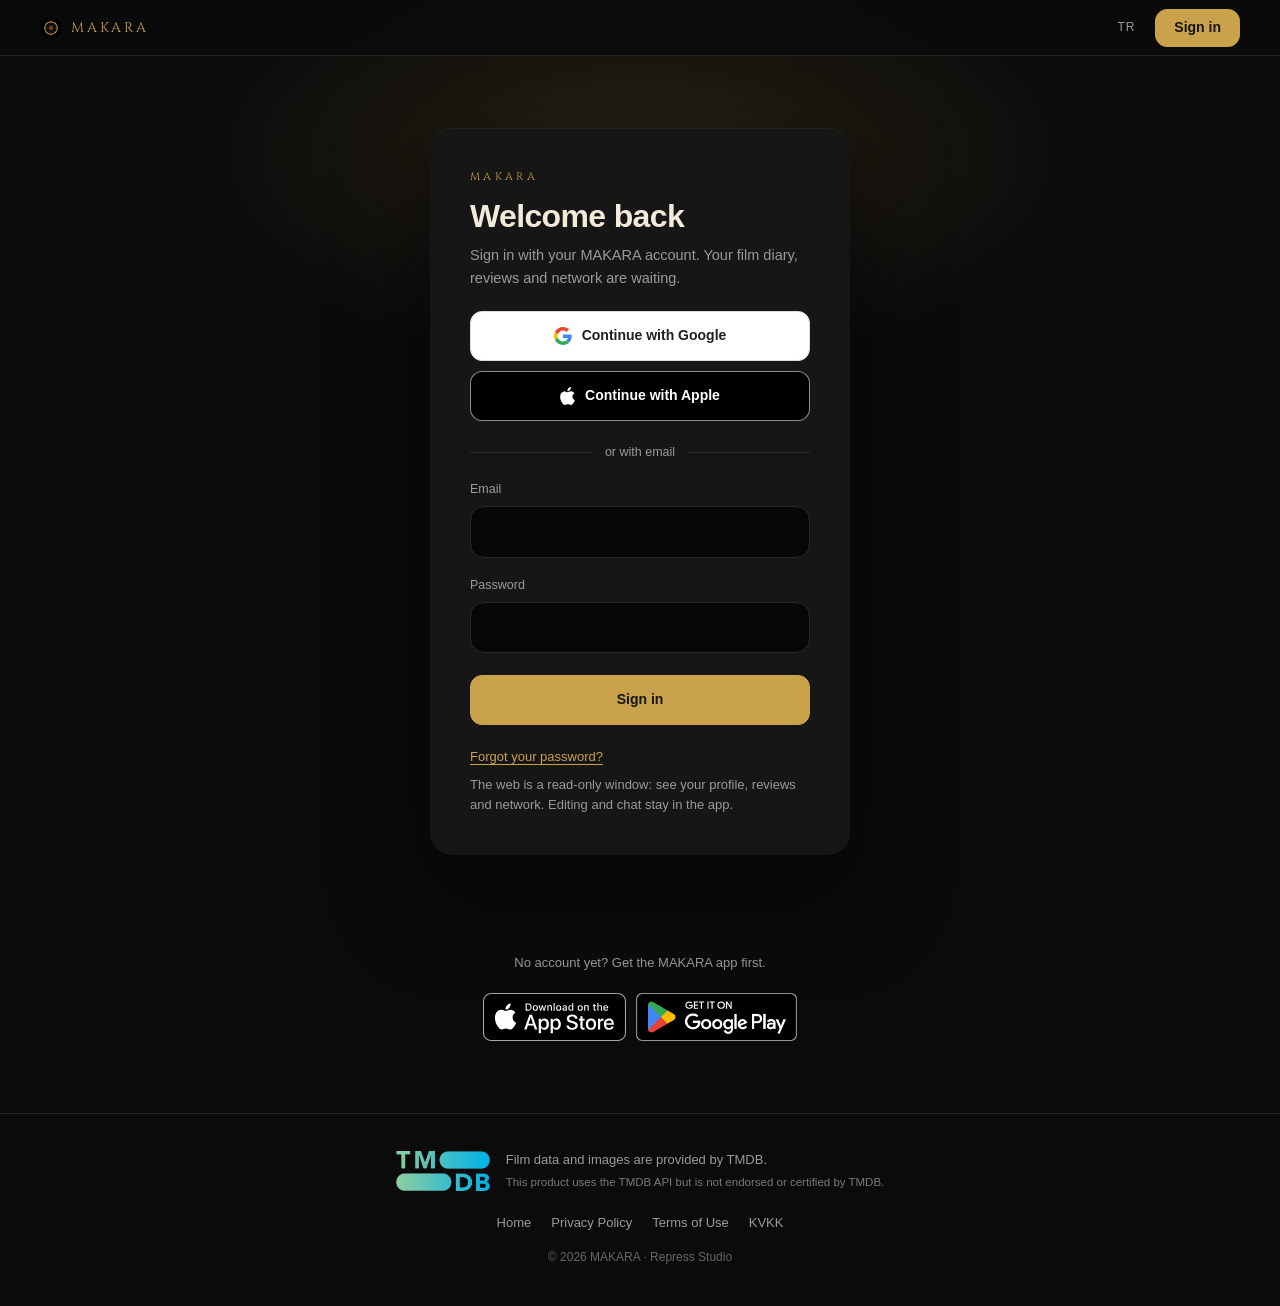
<file: profil.html>
<!DOCTYPE html>
<html lang="tr">
<head>
<meta charset="UTF-8">
<meta name="viewport" content="width=device-width, initial-scale=1">
<title>Profil · MAKARA</title>
<meta name="description" content="MAKARA profili — film günlüğü, incelemeler ve listeler.">
<meta name="theme-color" content="#0B0B0B">
<meta property="og:type" content="profile">
<meta property="og:title" content="MAKARA profili">
<meta property="og:description" content="Film günlüğü, incelemeler ve listeler — MAKARA, sinemaseverlerin sosyal platformu.">
<meta property="og:image" content="https://makara.social/og.png?v=2">
<meta name="twitter:card" content="summary_large_image">
<link rel="icon" href="/favicon.ico" sizes="any">
<link rel="icon" type="image/png" sizes="32x32" href="/favicon-32x32.png">
<link rel="apple-touch-icon" href="/apple-touch-icon.png">
<link rel="manifest" href="/manifest.webmanifest">
<link rel="preconnect" href="https://fonts.googleapis.com">
<link rel="preconnect" href="https://fonts.gstatic.com" crossorigin>
<link href="https://fonts.googleapis.com/css2?family=Cinzel:wght@600;700&display=swap" rel="stylesheet">
<link rel="stylesheet" href="/web/web.css?v=20260913c">
</head>
<body>
<header class="ust">
  <a class="marka" href="/"><img src="/favicon-32x32.png" alt="">MAKARA</a>
  <nav class="ust-sag" id="ust-sag"></nav>
</header>

<main class="kap" id="icerik">
  <section class="durum"><p data-t="yukleniyor">Yükleniyor…</p></section>
</main>

<footer class="alt" id="alt"></footer>

<script src="/web/supabase.js?v=20260913c"></script>
<script src="/web/ayar.js?v=20260913c"></script>
<script src="/web/ortak.js?v=20260913c"></script>
<script src="/web/profil.js?v=20260913c"></script>
</body>
</html>
</file>
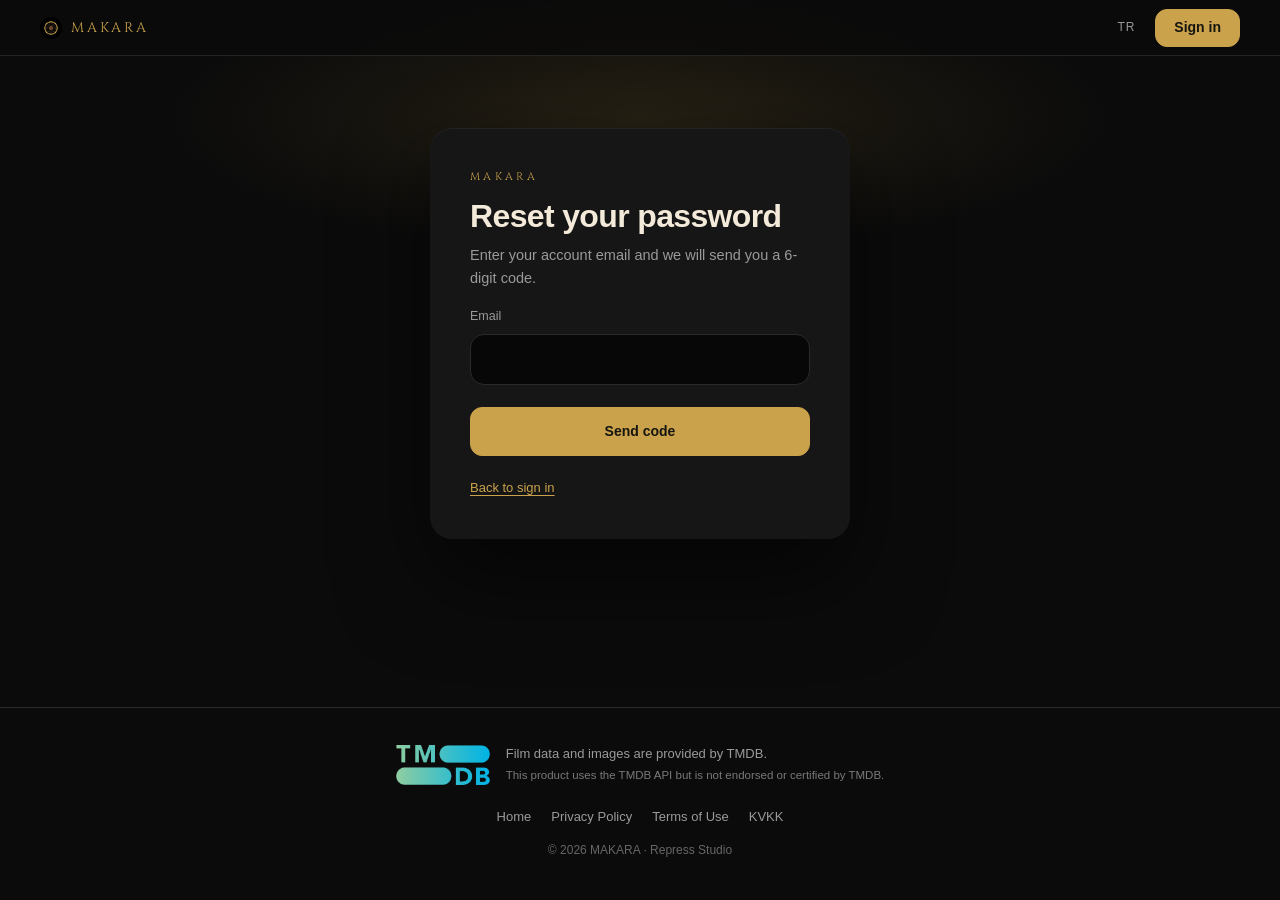
<file: sifre.html>
<!DOCTYPE html>
<html lang="tr">
<head>
<meta charset="UTF-8">
<meta name="viewport" content="width=device-width, initial-scale=1">
<title>Şifre sıfırla · MAKARA</title>
<meta name="description" content="MAKARA şifreni e-postana gelen kodla sıfırla.">
<meta name="theme-color" content="#0B0B0B">
<meta name="robots" content="noindex">
<link rel="icon" href="/favicon.ico" sizes="any">
<link rel="icon" type="image/png" sizes="32x32" href="/favicon-32x32.png">
<link rel="apple-touch-icon" href="/apple-touch-icon.png">
<link rel="manifest" href="/manifest.webmanifest">
<link rel="preconnect" href="https://fonts.googleapis.com">
<link rel="preconnect" href="https://fonts.gstatic.com" crossorigin>
<link href="https://fonts.googleapis.com/css2?family=Cinzel:wght@600;700&display=swap" rel="stylesheet">
<link rel="stylesheet" href="/web/web.css?v=20260913c">
</head>
<body>
<header class="ust">
  <a class="marka" href="/"><img src="/favicon-32x32.png" alt="">MAKARA</a>
  <nav class="ust-sag" id="ust-sag"></nav>
</header>

<main class="kap">
  <div class="giris-sahne">
    <!-- 1. adım: e-posta -> kod gönder -->
    <form class="giris-kutu" id="adim-eposta" novalidate>
      <span class="etiket">MAKARA</span>
      <h1 data-t="s_baslik">Şifreni sıfırla</h1>
      <p class="aciklama" data-t="s_alt1">Hesabının e-posta adresini yaz; sana 6 haneli bir kod gönderelim.</p>
      <label class="alan"><span data-t="eposta">E-posta</span>
        <input name="eposta" type="email" autocomplete="email" inputmode="email" required></label>
      <p class="hata" id="hata1" role="alert" hidden></p>
      <button class="dgm dolu" id="dgm1" type="submit" data-t="s_kod_gonder">Kod gönder</button>
      <div class="giris-notlar"><p><a class="bag" id="girise-don" href="/giris" data-t="s_girise">Girişe dön</a></p></div>
    </form>

    <!-- 2. adım: kod + yeni şifre -->
    <form class="giris-kutu" id="adim-kod" novalidate hidden>
      <span class="etiket">MAKARA</span>
      <h1 data-t="s_baslik">Şifreni sıfırla</h1>
      <p class="aciklama" id="alt2"></p>
      <label class="alan"><span data-t="s_kod">6 haneli kod</span>
        <input name="kod" type="text" inputmode="numeric" autocomplete="one-time-code" maxlength="10" required></label>
      <label class="alan"><span data-t="s_yeni">Yeni şifre</span>
        <input name="sifre" type="password" autocomplete="new-password" minlength="6" required></label>
      <label class="alan"><span data-t="s_yeni2">Yeni şifre (tekrar)</span>
        <input name="sifre2" type="password" autocomplete="new-password" minlength="6" required></label>
      <p class="hata" id="hata2" role="alert" hidden></p>
      <button class="dgm dolu" id="dgm2" type="submit" data-t="s_kaydet">Şifreyi değiştir</button>
      <div class="giris-notlar"><p><a class="bag" href="#" id="yeniden" data-t="s_yeniden">Kodu yeniden gönder</a></p></div>
    </form>
  </div>
</main>

<footer class="alt" id="alt"></footer>

<script src="/web/supabase.js?v=20260913c"></script>
<script src="/web/ayar.js?v=20260913c"></script>
<script src="/web/ortak.js?v=20260913c"></script>
<script src="/web/sifre.js?v=20260913c"></script>
</body>
</html>
</file>
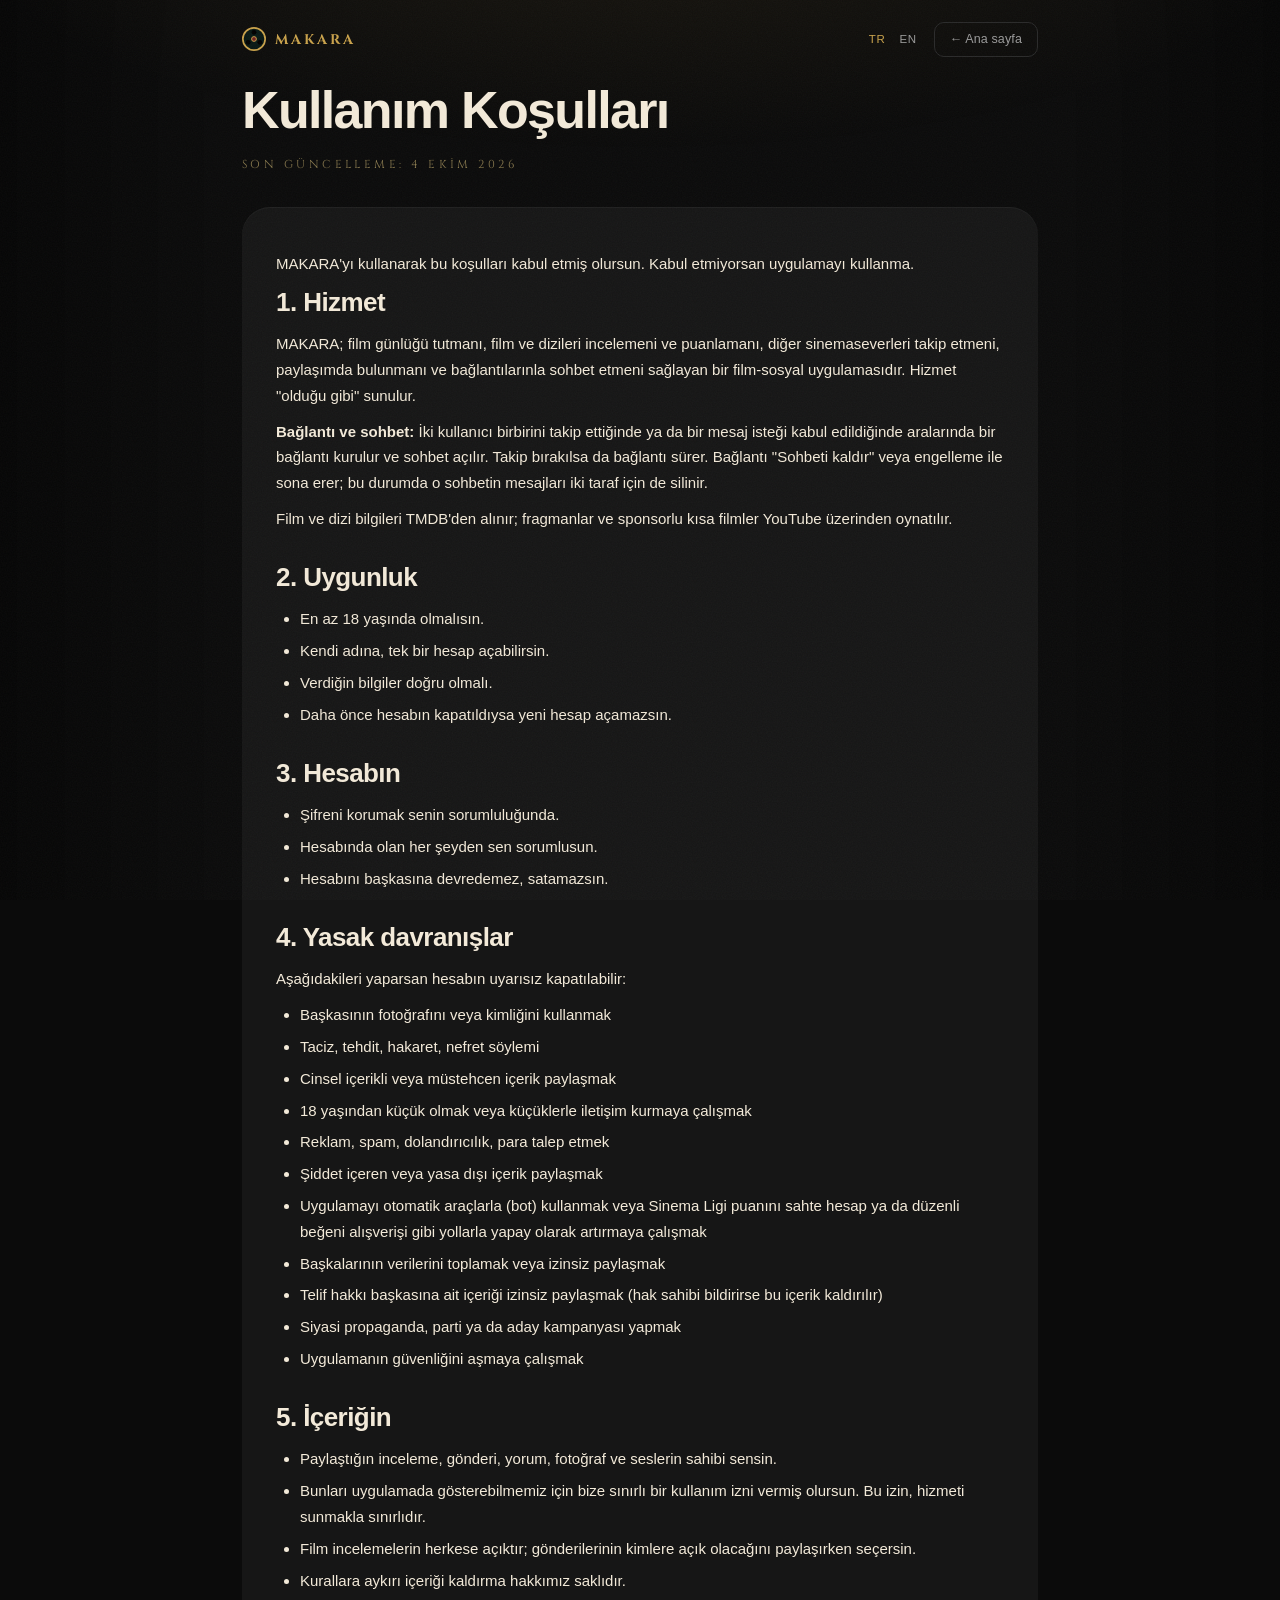
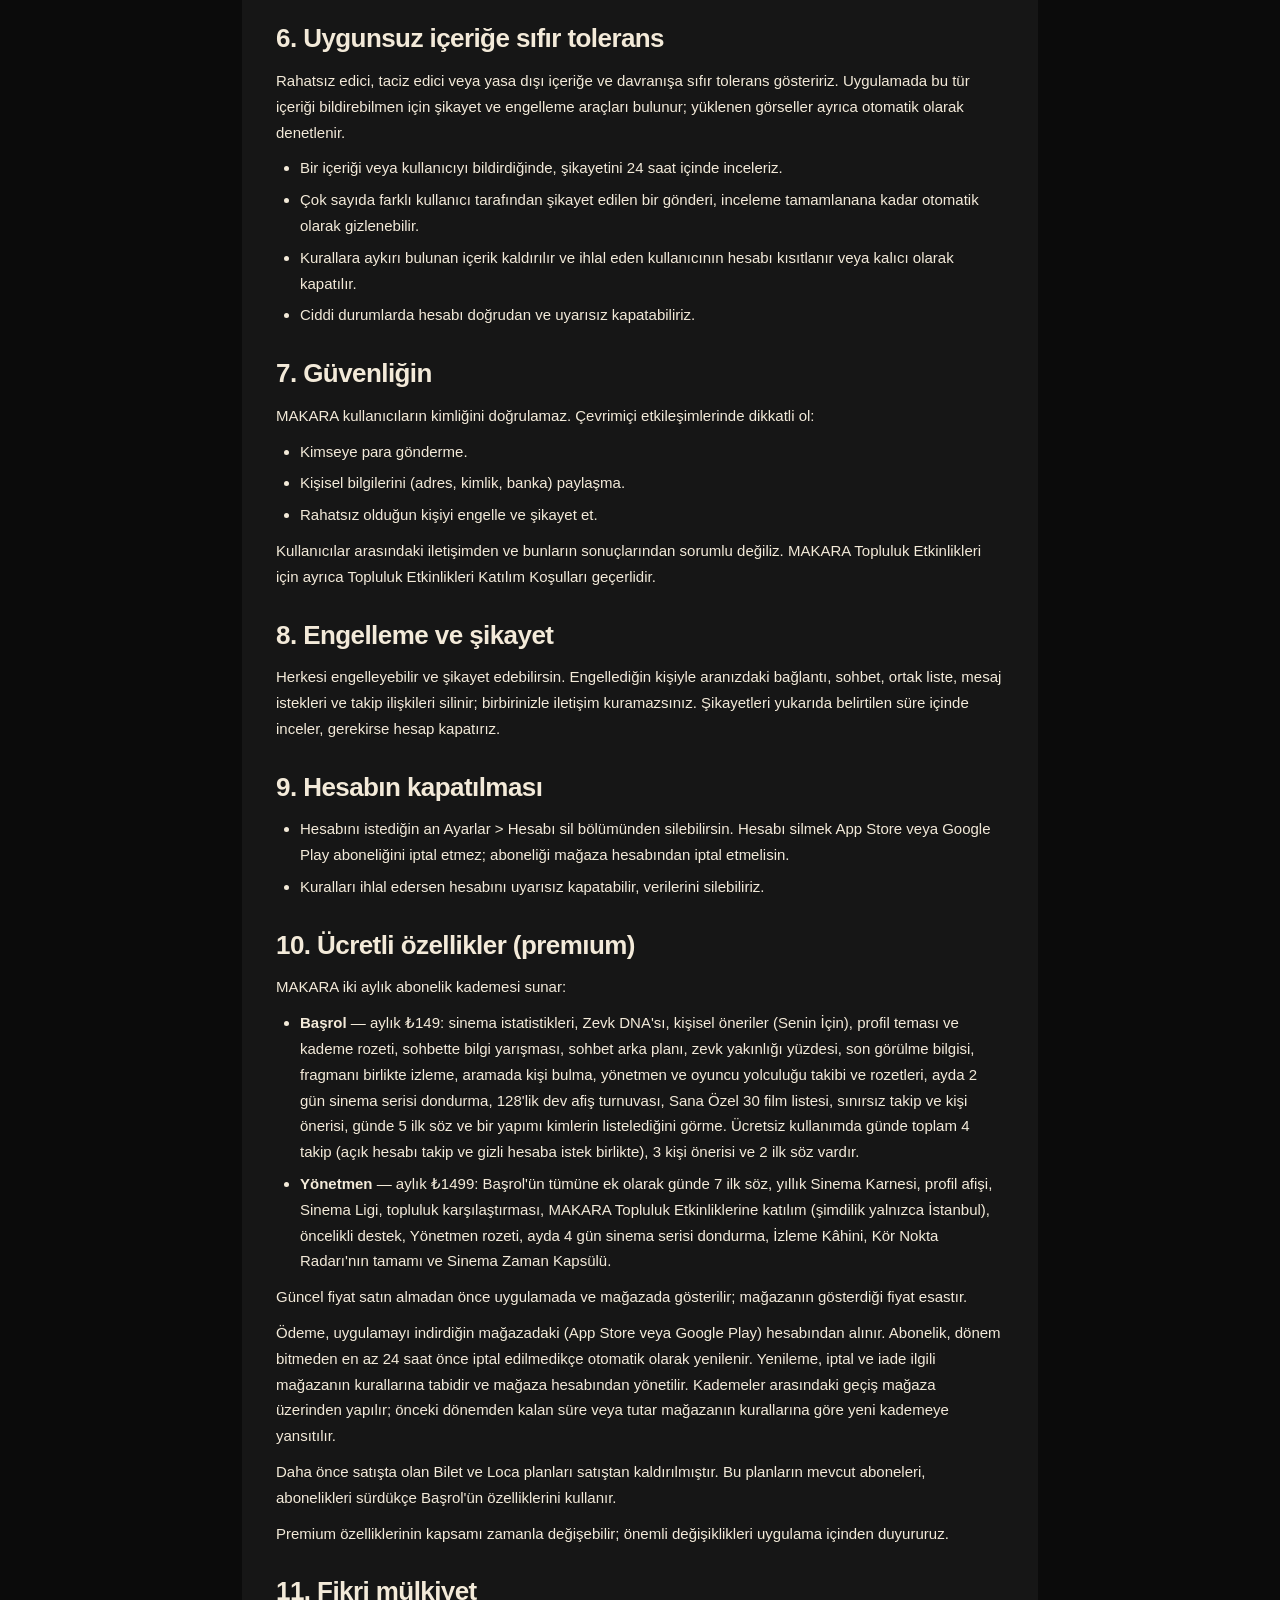
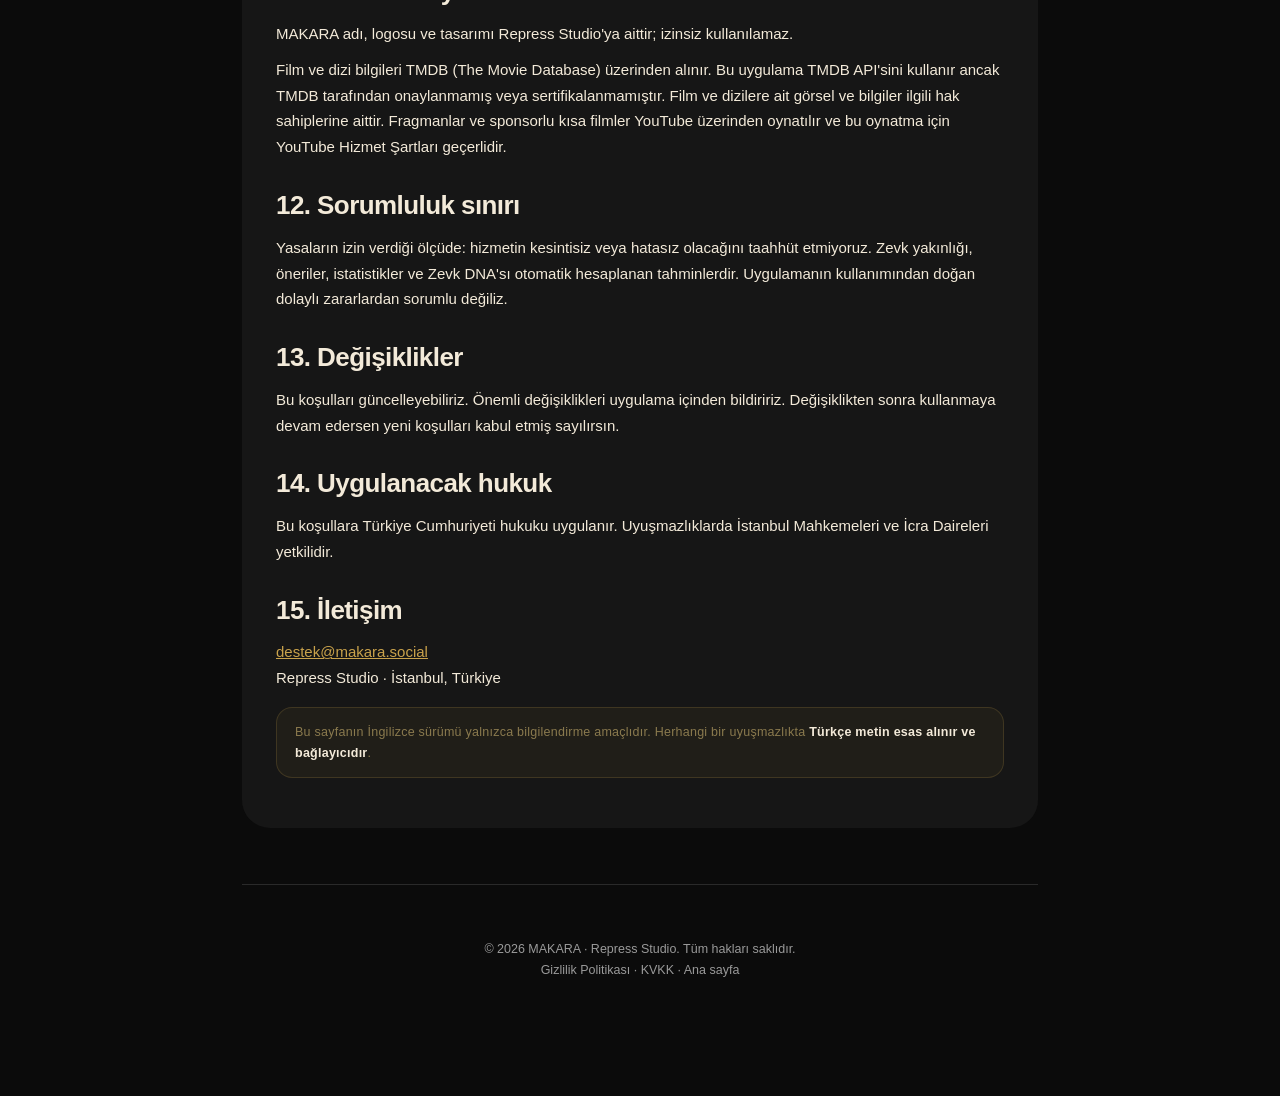
<file: terms.html>
<!DOCTYPE html>
<html lang="tr">
<head>
<meta charset="UTF-8">
<meta name="viewport" content="width=device-width, initial-scale=1.0">
<title>MAKARA — Kullanım Koşulları</title>
<link rel="icon" type="image/svg+xml" href="[data-uri]">
<style>
@font-face{font-family:'Cinzel';font-style:normal;font-weight:400;font-display:swap;src:url([data-uri]) format('woff2');unicode-range:U+0100-02AF,U+0304,U+0308,U+0329,U+1E00-1E9F,U+1EF2-1EFF,U+2020,U+20A0-20AB,U+20AD-20C0,U+2113,U+2C60-2C7F,U+A720-A7FF;}
@font-face{font-family:'Cinzel';font-style:normal;font-weight:400;font-display:swap;src:url([data-uri]) format('woff2');unicode-range:U+0000-00FF,U+0131,U+0152-0153,U+02BB-02BC,U+02C6,U+02DA,U+02DC,U+2000-206F,U+2074,U+20AC,U+2122,U+2191,U+2193,U+2212,U+2215,U+FEFF,U+FFFD;}
@font-face{font-family:'Cinzel';font-style:normal;font-weight:700;font-display:swap;src:url([data-uri]) format('woff2');unicode-range:U+0100-02AF,U+0304,U+0308,U+0329,U+1E00-1E9F,U+1EF2-1EFF,U+2020,U+20A0-20AB,U+20AD-20C0,U+2113,U+2C60-2C7F,U+A720-A7FF;}
@font-face{font-family:'Cinzel';font-style:normal;font-weight:700;font-display:swap;src:url([data-uri]) format('woff2');unicode-range:U+0000-00FF,U+0131,U+0152-0153,U+02BB-02BC,U+02C6,U+02DA,U+02DC,U+2000-206F,U+2074,U+20AC,U+2122,U+2191,U+2193,U+2212,U+2215,U+FEFF,U+FFFD;}
:root{ --bg:#101010; --card:#1B1B1B; --card-alt:#151515; --border:#333333; --border-soft:#292929;
  --gold:#C9A24B; --gold-dim:#9A9A9A; --cream:#F3EAD9; --maroon:#6E2020; --maroon-border:#8A3232; --maroon-text:#E8DCC0;
  --emerald:#C9A24B; --emerald-bright:#E0BC5E; --serif:'Cinzel', Georgia, 'Times New Roman', serif; }
*{ box-sizing:border-box; margin:0; padding:0; }
html{ scroll-behavior:smooth; }
body{ background:var(--bg); color:var(--cream); line-height:1.7; font-family:-apple-system,BlinkMacSystemFont,"Segoe UI",Roboto,Helvetica,Arial,sans-serif; -webkit-font-smoothing:antialiased; }
body::before{ content:""; position:fixed; inset:0; z-index:0; pointer-events:none; background:radial-gradient(90% 45% at 50% -10%, rgba(201,162,75,.08), transparent 60%), linear-gradient(90deg, rgba(0,0,0,.4), transparent 16%, transparent 84%, rgba(0,0,0,.4)); }
.wrap{ position:relative; z-index:1; max-width:820px; margin:0 auto; padding:0 24px; }
.perf{ height:20px; background-color:#080808; background-image:radial-gradient(circle, rgba(243,234,217,.18) 2.4px, transparent 3px); background-size:20px 20px; background-position:center; }
header{ display:flex; align-items:center; justify-content:space-between; padding:24px 0; }
.brand{ display:flex; align-items:center; gap:12px; font-family:var(--serif); font-weight:700; font-size:20px; letter-spacing:.2em; text-transform:uppercase; color:var(--cream); text-decoration:none; }
.reel{ width:24px; height:24px; flex:0 0 auto; background:url("[data-uri]") center/contain no-repeat; }
.back{ color:var(--gold-dim); text-decoration:none; font-size:14px; }
.back:hover{ color:var(--gold); }
h1{ font-family:var(--serif); font-size:clamp(26px,4.5vw,38px); font-weight:700; letter-spacing:.01em; margin:26px 0 8px; }
.updated{ color:var(--gold-dim); font-size:13.5px; margin-bottom:32px; }
.card{ background:var(--card); border:1px solid var(--border); border-radius:16px; padding:30px clamp(20px,4vw,40px); margin-bottom:40px; }
h2{ font-family:var(--serif); font-size:19px; font-weight:700; color:var(--gold); margin:30px 0 12px; letter-spacing:.01em; }
h2:first-of-type{ margin-top:6px; }
h3{ font-size:15.5px; font-weight:700; margin:18px 0 6px; color:var(--cream); }
p{ margin:10px 0; color:var(--cream); font-size:15.5px; }
ul{ margin:8px 0 8px 4px; padding-left:20px; }
li{ margin:6px 0; color:var(--cream); font-size:15px; }
strong{ color:var(--cream); }
a{ color:var(--gold); }
footer{ padding:30px 0 50px; border-top:1px solid var(--border); }
.fine{ color:var(--gold-dim); font-size:12.5px; line-height:1.7; }
.fine a{ color:var(--gold-dim); }
a:focus-visible{ outline:2px solid var(--emerald); outline-offset:3px; border-radius:6px; }
.langtoggle{display:inline-flex;border:1px solid rgba(201,162,75,.3);border-radius:10px;overflow:hidden;vertical-align:middle}
.langtoggle button{background:transparent;color:#9A9A9A;border:none;font:inherit;font-size:12px;letter-spacing:.06em;padding:6px 11px;cursor:pointer}
.langtoggle button.on{background:rgba(201,162,75,.14);color:#C9A24B}
[data-lang-block]{display:none}
.not-ceviri{background:rgba(201,162,75,.08);border:1px solid rgba(201,162,75,.2);border-radius:10px;padding:12px 16px;margin:16px 0;font-size:13px;color:#9A9A9A}
</style>
<link rel="preconnect" href="https://fonts.googleapis.com">
<link rel="preconnect" href="https://fonts.gstatic.com" crossorigin>
<link href="https://fonts.googleapis.com/css2?family=Cinzel:wght@600;700&display=swap" rel="stylesheet">
<link rel="stylesheet" href="/stil.css">
</head>
<body>
<div class="perf"></div>
<div class="wrap">
  <header>
    <a class="brand" href="index.html"><span class="reel" aria-hidden="true"></span>MAKARA</a>
    <span style="display:inline-flex;gap:12px;align-items:center"><span class="langtoggle" role="group" aria-label="Dil / Language"><button type="button" data-lang="tr">TR</button><button type="button" data-lang="en">EN</button></span><a class="back" href="index.html" data-tr="← Ana sayfa" data-en="← Home">← Ana sayfa</a></span>
  </header>
  <div data-lang-block="tr">
  <h1>Kullanım Koşulları</h1>
  <div class="updated">Son güncelleme: 4 Ekim 2026</div>
  <div class="card">
    <p>MAKARA'yı kullanarak bu koşulları kabul etmiş olursun. Kabul etmiyorsan uygulamayı kullanma.</p>
    <h2>1. Hizmet</h2>
    <p>MAKARA; film günlüğü tutmanı, film ve dizileri incelemeni ve puanlamanı, diğer sinemaseverleri takip etmeni, paylaşımda bulunmanı ve bağlantılarınla sohbet etmeni sağlayan bir film-sosyal uygulamasıdır. Hizmet "olduğu gibi" sunulur.</p>
    <p><strong>Bağlantı ve sohbet:</strong> İki kullanıcı birbirini takip ettiğinde ya da bir mesaj isteği kabul edildiğinde aralarında bir bağlantı kurulur ve sohbet açılır. Takip bırakılsa da bağlantı sürer. Bağlantı "Sohbeti kaldır" veya engelleme ile sona erer; bu durumda o sohbetin mesajları iki taraf için de silinir.</p>
    <p>Film ve dizi bilgileri TMDB'den alınır; fragmanlar ve sponsorlu kısa filmler YouTube üzerinden oynatılır.</p>
    <h2>2. Uygunluk</h2>
    <ul><li>En az 18 yaşında olmalısın.</li><li>Kendi adına, tek bir hesap açabilirsin.</li><li>Verdiğin bilgiler doğru olmalı.</li><li>Daha önce hesabın kapatıldıysa yeni hesap açamazsın.</li></ul>
    <h2>3. Hesabın</h2>
    <ul><li>Şifreni korumak senin sorumluluğunda.</li><li>Hesabında olan her şeyden sen sorumlusun.</li><li>Hesabını başkasına devredemez, satamazsın.</li></ul>
    <h2>4. Yasak davranışlar</h2>
    <p>Aşağıdakileri yaparsan hesabın uyarısız kapatılabilir:</p>
    <ul><li>Başkasının fotoğrafını veya kimliğini kullanmak</li><li>Taciz, tehdit, hakaret, nefret söylemi</li><li>Cinsel içerikli veya müstehcen içerik paylaşmak</li><li>18 yaşından küçük olmak veya küçüklerle iletişim kurmaya çalışmak</li><li>Reklam, spam, dolandırıcılık, para talep etmek</li><li>Şiddet içeren veya yasa dışı içerik paylaşmak</li><li>Uygulamayı otomatik araçlarla (bot) kullanmak veya Sinema Ligi puanını sahte hesap ya da düzenli beğeni alışverişi gibi yollarla yapay olarak artırmaya çalışmak</li><li>Başkalarının verilerini toplamak veya izinsiz paylaşmak</li><li>Telif hakkı başkasına ait içeriği izinsiz paylaşmak (hak sahibi bildirirse bu içerik kaldırılır)</li><li>Siyasi propaganda, parti ya da aday kampanyası yapmak</li><li>Uygulamanın güvenliğini aşmaya çalışmak</li></ul>
    <h2>5. İçeriğin</h2>
    <ul><li>Paylaştığın inceleme, gönderi, yorum, fotoğraf ve seslerin sahibi sensin.</li><li>Bunları uygulamada gösterebilmemiz için bize sınırlı bir kullanım izni vermiş olursun. Bu izin, hizmeti sunmakla sınırlıdır.</li><li>Film incelemelerin herkese açıktır; gönderilerinin kimlere açık olacağını paylaşırken seçersin.</li><li>Kurallara aykırı içeriği kaldırma hakkımız saklıdır.</li></ul>
    <h2>6. Uygunsuz içeriğe sıfır tolerans</h2>
    <p>Rahatsız edici, taciz edici veya yasa dışı içeriğe ve davranışa sıfır tolerans gösteririz. Uygulamada bu tür içeriği bildirebilmen için şikayet ve engelleme araçları bulunur; yüklenen görseller ayrıca otomatik olarak denetlenir.</p>
    <ul><li>Bir içeriği veya kullanıcıyı bildirdiğinde, şikayetini 24 saat içinde inceleriz.</li><li>Çok sayıda farklı kullanıcı tarafından şikayet edilen bir gönderi, inceleme tamamlanana kadar otomatik olarak gizlenebilir.</li><li>Kurallara aykırı bulunan içerik kaldırılır ve ihlal eden kullanıcının hesabı kısıtlanır veya kalıcı olarak kapatılır.</li><li>Ciddi durumlarda hesabı doğrudan ve uyarısız kapatabiliriz.</li></ul>
    <h2>7. Güvenliğin</h2>
    <p>MAKARA kullanıcıların kimliğini doğrulamaz. Çevrimiçi etkileşimlerinde dikkatli ol:</p>
    <ul><li>Kimseye para gönderme.</li><li>Kişisel bilgilerini (adres, kimlik, banka) paylaşma.</li><li>Rahatsız olduğun kişiyi engelle ve şikayet et.</li></ul>
    <p>Kullanıcılar arasındaki iletişimden ve bunların sonuçlarından sorumlu değiliz. MAKARA Topluluk Etkinlikleri için ayrıca Topluluk Etkinlikleri Katılım Koşulları geçerlidir.</p>
    <h2>8. Engelleme ve şikayet</h2>
    <p>Herkesi engelleyebilir ve şikayet edebilirsin. Engellediğin kişiyle aranızdaki bağlantı, sohbet, ortak liste, mesaj istekleri ve takip ilişkileri silinir; birbirinizle iletişim kuramazsınız. Şikayetleri yukarıda belirtilen süre içinde inceler, gerekirse hesap kapatırız.</p>
    <h2>9. Hesabın kapatılması</h2>
    <ul><li>Hesabını istediğin an Ayarlar &gt; Hesabı sil bölümünden silebilirsin. Hesabı silmek App Store veya Google Play aboneliğini iptal etmez; aboneliği mağaza hesabından iptal etmelisin.</li><li>Kuralları ihlal edersen hesabını uyarısız kapatabilir, verilerini silebiliriz.</li></ul>
    <h2>10. Ücretli özellikler (premıum)</h2>
    <p>MAKARA iki aylık abonelik kademesi sunar:</p>
    <ul><li><strong>Başrol</strong> — aylık ₺149: sinema istatistikleri, Zevk DNA'sı, kişisel öneriler (Senin İçin), profil teması ve kademe rozeti, sohbette bilgi yarışması, sohbet arka planı, zevk yakınlığı yüzdesi, son görülme bilgisi, fragmanı birlikte izleme, aramada kişi bulma, yönetmen ve oyuncu yolculuğu takibi ve rozetleri, ayda 2 gün sinema serisi dondurma, 128'lik dev afiş turnuvası, Sana Özel 30 film listesi, sınırsız takip ve kişi önerisi, günde 5 ilk söz ve bir yapımı kimlerin listelediğini görme. Ücretsiz kullanımda günde toplam 4 takip (açık hesabı takip ve gizli hesaba istek birlikte), 3 kişi önerisi ve 2 ilk söz vardır.</li><li><strong>Yönetmen</strong> — aylık ₺1499: Başrol'ün tümüne ek olarak günde 7 ilk söz, yıllık Sinema Karnesi, profil afişi, Sinema Ligi, topluluk karşılaştırması, MAKARA Topluluk Etkinliklerine katılım (şimdilik yalnızca İstanbul), öncelikli destek, Yönetmen rozeti, ayda 4 gün sinema serisi dondurma, İzleme Kâhini, Kör Nokta Radarı'nın tamamı ve Sinema Zaman Kapsülü.</li></ul>
    <p>Güncel fiyat satın almadan önce uygulamada ve mağazada gösterilir; mağazanın gösterdiği fiyat esastır.</p>
    <p>Ödeme, uygulamayı indirdiğin mağazadaki (App Store veya Google Play) hesabından alınır. Abonelik, dönem bitmeden en az 24 saat önce iptal edilmedikçe otomatik olarak yenilenir. Yenileme, iptal ve iade ilgili mağazanın kurallarına tabidir ve mağaza hesabından yönetilir. Kademeler arasındaki geçiş mağaza üzerinden yapılır; önceki dönemden kalan süre veya tutar mağazanın kurallarına göre yeni kademeye yansıtılır.</p>
    <p>Daha önce satışta olan Bilet ve Loca planları satıştan kaldırılmıştır. Bu planların mevcut aboneleri, abonelikleri sürdükçe Başrol'ün özelliklerini kullanır.</p>
    <p>Premium özelliklerinin kapsamı zamanla değişebilir; önemli değişiklikleri uygulama içinden duyururuz.</p>
    <h2>11. Fikri mülkiyet</h2>
    <p>MAKARA adı, logosu ve tasarımı Repress Studio'ya aittir; izinsiz kullanılamaz.</p>
    <p>Film ve dizi bilgileri TMDB (The Movie Database) üzerinden alınır. Bu uygulama TMDB API'sini kullanır ancak TMDB tarafından onaylanmamış veya sertifikalanmamıştır. Film ve dizilere ait görsel ve bilgiler ilgili hak sahiplerine aittir. Fragmanlar ve sponsorlu kısa filmler YouTube üzerinden oynatılır ve bu oynatma için YouTube Hizmet Şartları geçerlidir.</p>
    <h2>12. Sorumluluk sınırı</h2>
    <p>Yasaların izin verdiği ölçüde: hizmetin kesintisiz veya hatasız olacağını taahhüt etmiyoruz. Zevk yakınlığı, öneriler, istatistikler ve Zevk DNA'sı otomatik hesaplanan tahminlerdir. Uygulamanın kullanımından doğan dolaylı zararlardan sorumlu değiliz.</p>
    <h2>13. Değişiklikler</h2>
    <p>Bu koşulları güncelleyebiliriz. Önemli değişiklikleri uygulama içinden bildiririz. Değişiklikten sonra kullanmaya devam edersen yeni koşulları kabul etmiş sayılırsın.</p>
    <h2>14. Uygulanacak hukuk</h2>
    <p>Bu koşullara Türkiye Cumhuriyeti hukuku uygulanır. Uyuşmazlıklarda İstanbul Mahkemeleri ve İcra Daireleri yetkilidir.</p>
    <h2>15. İletişim</h2>
    <p><a href="mailto:destek@makara.social">destek@makara.social</a><br>Repress Studio · İstanbul, Türkiye</p>
    <div class="not-ceviri">Bu sayfanın İngilizce sürümü yalnızca bilgilendirme amaçlıdır. Herhangi bir uyuşmazlıkta <strong>Türkçe metin esas alınır ve bağlayıcıdır</strong>.</div>
  </div>
  </div>

<div data-lang-block="en">
  <h1>Terms of Use</h1>
  <div class="updated">Last updated: October 4, 2026</div>
  <div class="card">
    <p>By using MAKARA you accept these terms. If you do not accept them, do not use the app.</p>
    <h2>1. The service</h2>
    <p>MAKARA is a film-social app that lets you keep a film diary, review and rate films and series, follow other film lovers, share posts and chat with your connections. The service is provided "as is".</p>
    <p><strong>Connections and chat:</strong> When two users follow each other, or when a message request is accepted, a connection is formed between them and a chat opens. The connection remains even if someone unfollows. It ends with "Remove chat" or blocking; in that case the messages of that chat are deleted for both people.</p>
    <p>Film and series information comes from TMDB; trailers and sponsored short films are played through YouTube.</p>
    <h2>2. Eligibility</h2>
    <ul><li>You must be at least 18 years old.</li><li>You may open one account, in your own name.</li><li>The information you give must be accurate.</li><li>If your account was previously closed, you may not open a new one.</li></ul>
    <h2>3. Your account</h2>
    <ul><li>Protecting your password is your responsibility.</li><li>You are responsible for everything that happens in your account.</li><li>You may not transfer or sell your account.</li></ul>
    <h2>4. Prohibited behavior</h2>
    <p>Your account may be closed without warning if you:</p>
    <ul><li>Use someone else's photo or identity</li><li>Harass, threaten or insult others, or use hate speech</li><li>Share sexual or obscene content</li><li>Are under 18, or try to contact minors</li><li>Advertise, spam, defraud or ask for money</li><li>Share violent or illegal content</li><li>Use the app with automated tools (bots), or try to inflate your Cinema League score artificially, for example with fake accounts or organized like exchanges</li><li>Collect other people's data or share it without permission</li><li>Share content whose copyright belongs to someone else without permission (such content is removed if the rights holder reports it)</li><li>Engage in political propaganda or campaign for a party or candidate</li><li>Try to get around the app's security</li></ul>
    <h2>5. Your content</h2>
    <ul><li>You own the reviews, posts, comments, photos and voice recordings you share.</li><li>You give us a limited license to show them in the app. This license is limited to providing the service.</li><li>Your film reviews are public; you choose who can see your posts when you share them.</li><li>We reserve the right to remove content that breaks the rules.</li></ul>
    <h2>6. Zero tolerance for objectionable content</h2>
    <p>We have zero tolerance for objectionable, harassing or illegal content and behavior. The app provides reporting and blocking tools so you can report such content; uploaded images are also checked automatically.</p>
    <ul><li>When you report content or a user, we review your report within 24 hours.</li><li>A post reported by many different users may be hidden automatically until the review is complete.</li><li>Content found to break the rules is removed, and the account of the user who broke them is restricted or permanently closed.</li><li>In serious cases we may close an account directly and without warning.</li></ul>
    <h2>7. Your safety</h2>
    <p>MAKARA does not verify users' identities. Be careful in your online interactions:</p>
    <ul><li>Never send anyone money.</li><li>Do not share personal details (address, ID, bank information).</li><li>Block and report anyone who makes you uncomfortable.</li></ul>
    <p>We are not responsible for communication between users or its consequences. MAKARA Community Events are additionally governed by the Community Events Participation Terms.</p>
    <h2>8. Blocking and reporting</h2>
    <p>You can block and report anyone. When you block someone, the connection, chat, shared lists, message requests and follow relationships between you are deleted, and you cannot contact each other. We review reports within the time stated above and close accounts where necessary.</p>
    <h2>9. Closing your account</h2>
    <ul><li>You can delete your account at any time in Settings &gt; Delete account. Deleting your account does not cancel your App Store or Google Play subscription; cancel it from your store account.</li><li>If you break the rules we may close your account without warning and delete your data.</li></ul>
    <h2>10. Paid features (Premium)</h2>
    <p>MAKARA offers two monthly subscription tiers:</p>
    <ul><li><strong>Başrol</strong> — ₺149 per month: film stats, Taste DNA, personal recommendations (For You), profile theme and tier badge, the in-chat quiz, chat backgrounds, taste overlap percentage, last-seen information, watching trailers together, finding people through search, director and actor journey tracking and badges, freezing your cinema streak for 2 days a month, the 128-title mega poster tournament, the Your 30 film list, unlimited follows and people suggestions, 5 first words a day, and seeing who has listed a title. Free use includes 4 follows a day in total (following open accounts and requests to private accounts combined), 3 people suggestions and 2 first words a day.</li><li><strong>Yönetmen</strong> — ₺1499 per month: everything in Başrol plus 7 first words a day, the yearly Cinema Report Card, profile banner, the Cinema League, community comparison, participation in MAKARA Community Events (currently Istanbul only), priority support, the Yönetmen badge, freezing your cinema streak for 4 days a month, the Watch Oracle, the full Blind Spot Radar and the Cinema Time Capsule.</li></ul>
    <p>The current price is shown in the app and in the store before you buy; the price shown by the store prevails.</p>
    <p>Payment is charged to your account in the store you downloaded the app from (App Store or Google Play). The subscription renews automatically unless it is cancelled at least 24 hours before the end of the current period. Renewal, cancellation and refunds are subject to the store's rules and are managed from your store account. Switching between tiers is done through the store; any remaining time or amount from the previous period is applied to the new tier according to the store's rules.</p>
    <p>The Bilet and Loca plans that were previously sold have been withdrawn from sale. Existing subscribers of those plans use the Başrol features for as long as their subscription continues.</p>
    <p>The scope of premium features may change over time; we announce important changes in the app.</p>
    <h2>11. Intellectual property</h2>
    <p>The MAKARA name, logo and design belong to Repress Studio and may not be used without permission.</p>
    <p>Film and series information is obtained from TMDB (The Movie Database). This app uses the TMDB API but is not endorsed or certified by TMDB. Images and information about films and series belong to their respective rights holders. Trailers and sponsored short films are played through YouTube, and the YouTube Terms of Service apply to that playback.</p>
    <h2>12. Limitation of liability</h2>
    <p>To the extent permitted by law: we do not promise that the service will be uninterrupted or error-free. Taste overlap, recommendations, stats and the Taste DNA are automatically calculated estimates. We are not liable for indirect damages arising from the use of the app.</p>
    <h2>13. Changes</h2>
    <p>We may update these terms. We announce important changes in the app. If you keep using the app after a change, you are deemed to accept the new terms.</p>
    <h2>14. Governing law</h2>
    <p>These terms are governed by the laws of the Republic of Türkiye. Istanbul Courts and Enforcement Offices have jurisdiction over disputes.</p>
    <h2>15. Contact</h2>
    <p><a href="mailto:destek@makara.social">destek@makara.social</a><br>Repress Studio · Istanbul, Türkiye</p>
    <div class="not-ceviri">This is an English translation. In case of any discrepancy between this translation and the Turkish original, the Turkish version prevails.</div>
  </div>
  </div>

  <footer>
    <p class="fine"><span data-tr="© 2026 MAKARA · Repress Studio. Tüm hakları saklıdır." data-en="© 2026 MAKARA · Repress Studio. All rights reserved.">© 2026 MAKARA · Repress Studio. Tüm hakları saklıdır.</span><br>
      <a href="privacy.html" data-tr="Gizlilik Politikası" data-en="Privacy Policy">Gizlilik Politikası</a> · <a href="kvkk.html" data-tr="KVKK" data-en="KVKK">KVKK</a> · <a href="index.html" data-tr="Ana sayfa" data-en="Home">Ana sayfa</a></p>
  </footer>
</div>
<div class="perf"></div>
<script>
function setLang(l){document.documentElement.lang=l;document.querySelectorAll('[data-lang-block]').forEach(function(b){b.style.display=(b.getAttribute('data-lang-block')===l)?'block':'none';});document.querySelectorAll('[data-tr]').forEach(function(el){var v=el.getAttribute(l==='en'?'data-en':'data-tr');if(v!=null)el.textContent=v;});document.title=(l==='en')?'Terms of Use | MAKARA':'Kullanım Koşulları | MAKARA';document.querySelectorAll('.langtoggle button').forEach(function(b){b.classList.toggle('on',b.dataset.lang===l);});try{localStorage.setItem('makara_lang',l);}catch(e){}}(function(){var l='tr';try{l=localStorage.getItem('makara_lang')||'tr';}catch(e){}document.querySelectorAll('.langtoggle button').forEach(function(b){b.addEventListener('click',function(){setLang(b.dataset.lang);});});setLang(l);})();
</script>
</body>
</html>
</file>
<file: stil.css>
/* ===============================================================
   MAKARA — ORTAK DERI

   Alt sayfalarin (gizlilik, KVKK, kosullar, hesap silme, cocuk
   guvenligi, lisanslar, etkinlik, dogrulandi) her biri kendi
   basina, kendi <style> blogu ile yazilmisti; sekiz farkli
   MAKARA gorunuyordu.

   Bu dosya her sayfaya KENDI stilinden SONRA baglaniyor. Ayni
   ozgullukte, sonra gelen kural kazanir — dolayisiyla icerigin
   ve yapinin tek satirina dokunmadan gorunusu ana sayfaya
   esitliyor. Sayfalarin kendi kurallari yerinde duruyor; burasi
   yalnizca ustune yaziyor.

   Ana sayfadan tasinan dort sey:
     1) Siki tipografi — basliklar buyuk puntolu, agir, NEGATIF
        harf arali sans. Cinzel markaya ayrildi (logo ve kucuk
        altin etiketler).
     2) Kart yuzeyleri — 28px yaricap, cerceve yerine ic isik.
     3) Ince ust cubuk — 50px, altin marka, hap seklinde don
        dugmesi.
     4) Ayni renk paleti ve ayni bosluk olcegi.
   =============================================================== */

:root{
  --bg:#0B0B0B;
  --card:#161616;
  --card-alt:#1C1C1C;
  --kart:#161616;
  --kart2:#1C1C1C;
  --border:#2A2A2A;
  --line:#2A2A2A;
  --gold:#C9A24B;
  --gold-dim:#9A9A9A;
  --gold-soft:#8A7A4E;
  --emerald:#C9A24B;
  --cream:#F3EAD9;
  --muted:#9A9A9A;
  --serif:'Cinzel',Georgia,'Times New Roman',serif;
  --sans:-apple-system,BlinkMacSystemFont,"Segoe UI",Roboto,Helvetica,Arial,sans-serif;
  --r:28px;
}

html{scroll-behavior:smooth}
body{
  background:var(--bg);
  color:var(--cream);
  font-family:var(--sans);
  line-height:1.65;
  -webkit-font-smoothing:antialiased;
}
/* Ana sayfadaki ince tanecik: sayfalar arasi gecisi belli etmiyor. */
body::after{
  content:"";position:fixed;inset:0;pointer-events:none;z-index:60;opacity:.04;
  background-image:url("data:image/svg+xml,%3Csvg xmlns='http://www.w3.org/2000/svg' width='140' height='140'%3E%3Cfilter id='n'%3E%3CfeTurbulence type='fractalNoise' baseFrequency='.8' numOctaves='3'/%3E%3C/filter%3E%3Crect width='140' height='140' filter='url(%23n)'/%3E%3C/svg%3E");
}

.wrap{max-width:860px;margin:0 auto;padding:0 clamp(20px,5vw,32px) 96px}

/* ---------------- ust cubuk ---------------- */
/* Ust cubuk YALNIZCA marka ya da don dugmesi tasiyan basliktir.
   Kosulsuz "header" hedeflenince lisanslar ve cocuk-guvenligi
   sayfalarinda SAYFA BASLIGI da yan yana diziliyordu. */
header:has(> .brand),header:has(.back),header:has(.langtoggle),
.topbar{
  display:flex;align-items:center;justify-content:space-between;gap:16px;
  padding:22px 0 0;border:0;background:none;
}
/* Sayfa basligi: ortali ve nefesli. */
header:not(:has(.brand)):not(:has(.back)):not(:has(.langtoggle)){
  display:block;text-align:center;
  padding:clamp(44px,6vw,76px) 0 clamp(26px,3vw,38px);
}
.brand,.brand-name,.marka,.wordmark{
  font-family:var(--serif);font-weight:700;
  letter-spacing:.2em;color:var(--gold);text-decoration:none;
}
.brand{display:inline-flex;align-items:center;gap:9px;font-size:14px}
.brand-name,.marka{font-size:14px}
.brand .mark,.brand svg{width:21px;height:21px}
.brand .name{font-family:var(--serif);font-size:14px;letter-spacing:.2em;color:var(--gold)}

/* Don dugmesi ve dil secici — ana sayfadaki hap bicimi. */
.back{
  display:inline-flex;align-items:center;
  padding:6px 15px;border-radius:10px;
  border:1px solid var(--line);color:var(--muted);
  font-size:12.5px;letter-spacing:.01em;text-decoration:none;
  transition:border-color .35s,color .35s,background .35s;
}
.back:hover{border-color:var(--gold);color:var(--cream);background:rgba(201,162,75,.06)}
.langtoggle{display:inline-flex;gap:4px;border:0;background:none;padding:0;border-radius:0}
.langtoggle button{
  background:none;border:0;padding:3px 5px;cursor:pointer;
  font-family:var(--sans);font-size:11.5px;letter-spacing:.06em;
  color:var(--muted);transition:color .35s;
}
.langtoggle button:hover{color:var(--cream)}
.langtoggle button.on,
.langtoggle button.active,
.langtoggle button[aria-pressed="true"]{color:var(--gold);background:none;border:0}

/* ---------------- sayfa basligi ---------------- */
header.page,
.wrap > header + header,
main > header{text-align:center}
h1,header.page h1{
  font-family:var(--sans);font-weight:700;
  font-size:clamp(30px,4.6vw,52px);letter-spacing:-.032em;line-height:1.06;
  color:var(--cream);
}
.eyebrow,.updated,.section-title{
  font-family:var(--serif);font-size:11.5px;letter-spacing:.3em;
  text-transform:uppercase;color:var(--gold);
}
.updated{margin-top:18px;color:var(--gold-soft)}
.rule{width:44px;height:2px;background:var(--gold);margin:20px auto 0;border-radius:2px}
/* Film serit deligi motifi ana sayfada kaldirildi; burada da duruyor. */
.perf{display:none}

/* ---------------- govde ---------------- */
h2,section h2,.card h2{
  font-family:var(--sans);font-weight:700;
  font-size:clamp(19px,2.3vw,26px);letter-spacing:-.022em;line-height:1.18;
  color:var(--cream);margin-bottom:14px;
}
h3,section h3,.card h3{
  font-family:var(--sans);font-weight:600;
  font-size:clamp(16px,1.8vw,19px);letter-spacing:-.015em;color:var(--cream);
}
p,li{font-size:15px;line-height:1.72}
section,.card,.kutu-onay,.contact-box,.contact,.legal-note,.lic{
  background:var(--kart);border:0;border-radius:var(--r);
  box-shadow:inset 0 1px 0 rgba(255,255,255,.045);
}
section,.card{padding:clamp(24px,3vw,34px);margin-bottom:16px}
.contact-box,.contact,.legal-note{padding:20px 24px}
/* Blok kutular. ".vurgu" bunlara AIT DEGIL: paragraf icinde gecen
   altin bir <span>; kutu yapilinca satiri kirip ortasinda pencere
   aciyordu. ".kutu-dikkat" bir RISK uyarisi, rengi bilincli
   secilmis; altina cevirmiyoruz. */
.kutu-onay,.highlight{
  background:var(--kart2);border-radius:18px;padding:18px 22px;
  border-left:3px solid var(--gold);box-shadow:none;
}
.kutu-dikkat{
  background:rgba(110,32,32,.2);border:0;border-left:3px solid #8E3535;
  border-radius:18px;padding:18px 22px;box-shadow:none;
}
.vurgu{color:var(--gold);font-weight:600}
.not-ceviri{
  background:rgba(201,162,75,.06);border:1px solid rgba(201,162,75,.18);
  border-radius:16px;padding:14px 18px;box-shadow:none;
}
a{color:var(--gold)}
a.inline{border-bottom-color:rgba(201,162,75,.3)}
/* .pkg satirin icindeki isim etiketidir (span), kart degil. */
.lic{padding:16px 22px;margin-bottom:10px;border-radius:18px}
.pkg{font-weight:600;letter-spacing:-.01em}
.badge{
  background:rgba(201,162,75,.1);color:var(--gold);
  border:1px solid rgba(201,162,75,.24);border-radius:7px;
  padding:2px 10px;font-size:11.5px;letter-spacing:.04em;
}
.desc{color:var(--muted);font-size:14px}
.not-ceviri{color:var(--gold-soft);font-size:12.5px;letter-spacing:.02em}
/* Sadece metin oldugu sayfalarda kutuyu geri al. */
p.not-ceviri,span.not-ceviri{background:none;border:0;padding:0}

/* ---------------- alt bilgi ---------------- */
footer{
  border-top:1px solid var(--line);margin-top:56px;padding:44px 0 8px;
  text-align:center;color:#666666;font-size:12.5px;line-height:1.9;
}
footer a{color:#888888;text-decoration:none;transition:color .35s}
footer a:hover{color:var(--gold)}
footer .wordmark{display:block;font-size:13px;margin-bottom:10px}

@media(prefers-reduced-motion:reduce){
  *,*::before,*::after{animation:none!important;transition:none!important;scroll-behavior:auto}
}
</file>
<file: web/web.css>
/* MAKARA web — giris + profil. Ana sayfanin (index.html) tokenlariyla ayni:
   koyu zumrut zemin, altin, krem, Cinzel marka yazisi. */
:root{
  --bg:#0B0B0B; --koyu:#070707; --kart:#161616; --kart2:#1C1C1C; --line:#2A2A2A;
  --gold:#C9A24B; --gold-soft:#8A7A4E; --cream:#F3EAD9; --muted:#9A9A9A;
  --basrol:#7C5CB0; --yonetmen:#8A3232;
  --serif:'Cinzel',Georgia,'Times New Roman',serif;
  --sans:-apple-system,BlinkMacSystemFont,"Segoe UI",Roboto,Helvetica,Arial,sans-serif;
  --kenar:clamp(16px,4vw,40px); --r:22px;
}
*{box-sizing:border-box;margin:0;padding:0}
html{scroll-behavior:smooth}
body{background:var(--bg);color:var(--cream);font-family:var(--sans);line-height:1.55;
  -webkit-font-smoothing:antialiased;min-height:100vh;display:flex;flex-direction:column}
a{color:inherit;text-decoration:none}
img{max-width:100%;display:block}
button{font:inherit;color:inherit;background:none;border:0;cursor:pointer}
[hidden]{display:none!important}

/* ---------- ust cubuk ---------- */
.ust{position:sticky;top:0;z-index:10;display:flex;align-items:center;gap:16px;
  height:56px;padding:0 var(--kenar);background:rgba(11,11,11,.8);
  backdrop-filter:saturate(180%) blur(18px);-webkit-backdrop-filter:saturate(180%) blur(18px);
  border-bottom:1px solid rgba(42,42,42,.8)}
.marka{display:flex;align-items:center;gap:9px;font-family:var(--serif);font-size:14px;
  letter-spacing:.2em;color:var(--gold)}
.marka img{width:22px;height:22px;border-radius:50%}
.ust-sag{margin-left:auto;display:flex;align-items:center;gap:14px;font-size:13px}
.ust-bag{color:rgba(243,234,217,.8)} .ust-bag:hover{color:var(--cream)}
.dil-dgm{color:var(--muted);font-size:12px;letter-spacing:.08em;padding:4px 6px}
.ust-dgm{display:inline-flex;align-items:center;min-height:38px;padding:0 18px;border-radius:12px;border:1px solid var(--line);color:var(--muted);font-size:14px;font-weight:600;white-space:nowrap}
.ust-dgm.dolu,.dgm.dolu{background:var(--gold);color:#16150F;border-color:var(--gold);font-weight:600}

.kap{width:100%;max-width:1040px;margin:0 auto;padding:0 var(--kenar) 72px;flex:1}

.dgm{display:inline-flex;align-items:center;justify-content:center;padding:11px 22px;border-radius:12px;
  font-size:14px;font-weight:600;border:1px solid var(--line);color:var(--muted);transition:filter .3s,transform .3s}
.dgm.dolu:hover{filter:brightness(1.1);transform:translateY(-1px)}
.rozet-dgm{display:inline-flex;border-radius:9px;transition:transform .35s,filter .35s}
.rozet-dgm:hover{transform:translateY(-1px);filter:brightness(1.08)}
.rozet-dgm img{height:48px;width:auto;display:block}
.dgm.bos:hover{color:var(--cream);border-color:var(--gold-soft)}
.magaza{display:flex;gap:10px;flex-wrap:wrap;justify-content:center;margin-top:20px}

/* ---------- giris ---------- */
.giris-sahne{position:relative;display:grid;place-items:center;padding:clamp(40px,8vh,90px) 0}
.giris-sahne::before{content:"";position:absolute;inset:-10% -20% auto;height:70%;pointer-events:none;
  background:radial-gradient(ellipse 50% 50% at 50% 30%,rgba(201,162,75,.14),transparent 70%)}
.giris-kutu{position:relative;width:100%;max-width:420px;background:var(--kart);border-radius:var(--r);
  padding:clamp(26px,5vw,40px);box-shadow:inset 0 1px 0 rgba(255,255,255,.05),0 40px 90px rgba(0,0,0,.55)}
.giris-kutu .etiket{display:block;font-family:var(--serif);font-size:11px;letter-spacing:.3em;
  text-transform:uppercase;color:var(--gold);margin-bottom:14px}
.giris-kutu h1{font-size:clamp(26px,5vw,32px);letter-spacing:-.02em;line-height:1.1}
.giris-kutu .aciklama{margin-top:10px;color:var(--muted);font-size:14.5px}
.alan{display:block;margin-top:18px}
.alan span{display:block;font-size:12.5px;color:var(--muted);margin-bottom:7px}
.alan input{width:100%;padding:13px 15px;border-radius:14px;border:1px solid var(--line);
  background:var(--koyu);color:var(--cream);font:inherit;font-size:15px;outline:none;transition:border-color .25s}
.alan input:focus{border-color:var(--gold-soft)}
.giris-kutu .dgm{width:100%;margin-top:22px;padding:13px}
.dgm.google{gap:10px;background:#fff;color:#1f1f1f;border-color:#dadce0;font-weight:600}
.dgm.google:hover{filter:brightness(.96)}
.dgm.google[disabled]{opacity:.6;cursor:wait}
.google-g{width:18px;height:18px;flex:none}
.giris-kutu .dgm.apple{margin-top:10px}
.dgm.apple{gap:10px;background:#000;color:#fff;border-color:rgba(255,255,255,.55);font-weight:600}
.dgm.apple:hover{filter:brightness(1.25)}
.dgm.apple[disabled]{opacity:.6;cursor:wait}
.apple-logo{width:15px;height:18px;flex:none}
.ayrac{display:flex;align-items:center;gap:12px;margin-top:22px;color:var(--muted);font-size:12.5px}
.ayrac::before,.ayrac::after{content:"";flex:1;height:1px;background:var(--line)}
.giris-kutu .dgm[disabled]{opacity:.6;cursor:wait}
.hata{margin-top:14px;padding:11px 14px;border-radius:12px;background:rgba(138,50,50,.18);
  border:1px solid rgba(138,50,50,.5);color:#F0D6CF;font-size:13.5px}
.giris-notlar{margin-top:22px;display:grid;gap:8px;font-size:13px;color:var(--muted)}
.giris-notlar .bag{color:var(--gold);text-decoration:underline;text-underline-offset:3px}
.giris-alt{max-width:420px;margin:26px auto 0;text-align:center;color:var(--muted);font-size:13px}

/* ---------- profil: kahraman ---------- */
.kahraman{position:relative;margin:0 calc(var(--kenar) * -1);padding:0 var(--kenar)}
.bant{height:clamp(120px,22vw,230px);margin:0 calc(var(--kenar) * -1);
  background:radial-gradient(ellipse 60% 90% at 50% 0%,rgba(201,162,75,.16),transparent 70%)}
.bant-afis{background-size:cover;background-position:center 25%}
.kahraman-ic{position:relative;display:flex;gap:clamp(18px,3vw,30px);align-items:flex-end;
  margin-top:calc(clamp(64px,9vw,92px) * -1)}
.avatar{flex:none;width:clamp(112px,16vw,148px);aspect-ratio:1;border-radius:26%;object-fit:cover;
  border:2px solid var(--gold);box-shadow:0 0 0 6px var(--bg),0 20px 50px rgba(0,0,0,.6);background:var(--kart)}
.avatar-bos{display:grid;place-items:center;font-family:var(--serif);font-size:40px;color:var(--gold)}
.kahraman-sag{min-width:0;flex:1;padding-bottom:4px}
.ad-satir{display:flex;align-items:center;gap:12px;flex-wrap:wrap}
.ad{font-family:var(--serif);font-weight:700;font-size:clamp(24px,4vw,36px);letter-spacing:.02em;line-height:1.1;
  overflow-wrap:anywhere}
.kadi{margin-top:4px;color:var(--muted);font-size:14.5px;display:flex;gap:10px;align-items:center;flex-wrap:wrap}
.sehir{margin-top:6px;color:var(--gold-soft);font-size:13.5px;letter-spacing:.04em}
.bio{margin-top:12px;max-width:62ch;white-space:pre-line;overflow-wrap:anywhere;color:rgba(243,234,217,.9)}
.rozet{display:inline-block;padding:4px 11px;border-radius:6px;font-family:var(--serif);font-size:10.5px;
  font-weight:700;letter-spacing:.2em;text-transform:uppercase;color:#fff}
.rozet.kucuk{padding:2px 8px;font-size:9px;letter-spacing:.14em}
.rozet-basrol{background:var(--basrol)}
.rozet-yonetmen{background:var(--yonetmen);box-shadow:inset 0 0 0 1px var(--gold);color:#F6E3B5}
.gizli-etiket{display:inline-block;padding:2px 9px;border-radius:6px;border:1px solid var(--line);
  font-size:11px;color:var(--muted);letter-spacing:.04em}
.sayilar{display:flex;gap:10px;margin-top:18px;flex-wrap:wrap}
.sayi{display:flex;flex-direction:column;align-items:flex-start;padding:10px 16px;border-radius:16px;
  background:var(--kart);min-width:92px}
.sayi b{font-size:20px;font-weight:700;letter-spacing:-.02em}
.sayi span{font-size:12px;color:var(--muted)}
.sayi.tik{transition:background .3s} .sayi.tik:hover{background:var(--kart2)}
.eylemler{display:flex;gap:10px;margin-top:18px;flex-wrap:wrap}
.not{margin-top:14px;font-size:13px;color:var(--muted)}

/* tema: yalniz ince bir altin/renk dokunusu */
.tema-gumus .avatar{border-color:#C9CED3}
.tema-bordo .avatar{border-color:#A34848}
.tema-gece .avatar{border-color:#5B6FA8}
.tema-sepya .avatar{border-color:#B08A5C}
.tema-zumrut .avatar{border-color:#C9A24B}

/* ---------- kilit / durum / cta ---------- */
.kilit,.durum,.cta{margin-top:34px;padding:clamp(26px,5vw,42px);border-radius:var(--r);background:var(--kart);text-align:center}
.kilit h2,.cta h2{font-size:clamp(20px,3vw,26px);letter-spacing:-.02em}
.kilit p,.durum p,.cta p{margin:10px auto 0;max-width:52ch;color:var(--muted)}
.kilit .dgm{margin-top:20px}
.kilit-simge{width:44px;height:44px;margin:0 auto 14px;border-radius:12px;border:1.5px solid var(--gold);position:relative}
.kilit-simge::before{content:"";position:absolute;left:50%;top:50%;width:14px;height:11px;transform:translate(-50%,-20%);
  border-radius:3px;background:var(--gold)}
.kilit-simge::after{content:"";position:absolute;left:50%;top:50%;width:10px;height:10px;transform:translate(-50%,-95%);
  border:2px solid var(--gold);border-bottom:0;border-radius:6px 6px 0 0}
.durum{margin-top:clamp(40px,10vh,90px)}
.durum-baslik{font-family:var(--serif);font-size:clamp(22px,4vw,30px);letter-spacing:.02em}
.cta{background:linear-gradient(160deg,var(--kart2),var(--kart))}

/* ---------- sekmeler ---------- */
.sekmeler{display:flex;gap:6px;margin-top:34px;border-bottom:1px solid var(--line);overflow-x:auto;scrollbar-width:none}
.sekmeler::-webkit-scrollbar{display:none}
.sekme{flex:none;padding:12px 14px;font-size:14px;color:var(--muted);border-bottom:2px solid transparent;margin-bottom:-1px;
  display:flex;gap:8px;align-items:center;transition:color .25s}
.sekme[aria-selected="true"]{color:var(--cream);border-bottom-color:var(--gold)}
.sekme-n{font-size:11.5px;padding:1px 7px;border-radius:6px;background:var(--kart);color:var(--muted)}
.panel{padding-top:24px}
.bos-durum{color:var(--muted);font-size:14px;padding:12px 0}
.bolum-baslik{font-family:var(--serif);font-size:15px;letter-spacing:.14em;text-transform:uppercase;color:var(--gold);
  margin:8px 0 14px}
.panel .bolum-baslik ~ .bolum-baslik{margin-top:34px}

/* afis izgarasi */
.izgara{display:grid;grid-template-columns:repeat(auto-fill,minmax(128px,1fr));gap:18px 14px}
.yapim{min-width:0}
.afis{position:relative;aspect-ratio:2/3;border-radius:12px;overflow:hidden;background:var(--kart);
  border:1px solid var(--line);box-shadow:0 12px 30px rgba(0,0,0,.35)}
.afis img{width:100%;height:100%;object-fit:cover}
.afis-bos{display:grid;place-items:center;padding:10px;text-align:center;
  background:linear-gradient(160deg,#252525,#0D0D0D)}
.afis-bos span{font-family:var(--serif);font-size:12px;letter-spacing:.04em;color:var(--gold-soft);overflow-wrap:anywhere}
.yapim figcaption{padding-top:8px;display:flex;flex-direction:column;gap:3px}
.yapim-ad{font-size:13.5px;font-weight:600;line-height:1.3;overflow-wrap:anywhere}
.yapim-tur{font-size:11.5px;color:var(--muted)}
.incelendi{align-self:flex-start;margin-top:3px;padding:2px 9px;border-radius:6px;font-size:11px;
  color:var(--gold);border:1px solid rgba(201,162,75,.45)}

/* incelemeler */
.inceleme{display:grid;grid-template-columns:92px 1fr;gap:18px;padding:18px;border-radius:18px;background:var(--kart);
  margin-bottom:14px;scroll-margin-top:80px;transition:box-shadow .6s}
.inceleme.vurgu{box-shadow:0 0 0 1px var(--gold)}
.inceleme .afis{box-shadow:none}
.inceleme h3{font-size:17px;letter-spacing:-.01em;overflow-wrap:anywhere}
.inceleme .yil{color:var(--muted);font-weight:400}
.inceleme .meta{font-size:12.5px;color:var(--muted);margin-top:3px}
.yildiz{display:inline-block;margin-top:8px;color:var(--gold);letter-spacing:.14em;font-size:14px}
.inceleme .metin{margin-top:10px;white-space:pre-line;overflow-wrap:anywhere;color:rgba(243,234,217,.92)}

/* takip agi */
.secim{display:inline-flex;padding:4px;border-radius:12px;background:var(--kart);margin-bottom:16px}
.secim-dgm{padding:8px 16px;border-radius:9px;font-size:13px;color:var(--muted)}
.secim-dgm.acik{background:var(--kart2);color:var(--cream)}
.kisiler{display:grid;gap:8px}
.kisi{display:flex;align-items:center;gap:13px;padding:11px 14px;border-radius:16px;background:var(--kart);transition:background .25s}
.kisi:hover{background:var(--kart2)}
.kisi-foto{flex:none;width:44px;height:44px;border-radius:12px;object-fit:cover;border:1px solid var(--line);
  display:grid;place-items:center;font-family:var(--serif);color:var(--gold);background:var(--kart2)}
.kisi-ad{min-width:0;display:flex;flex-direction:column;flex:1}
.kisi-ad b{font-size:14.5px;overflow:hidden;text-overflow:ellipsis;white-space:nowrap}
.kisi-ad small{font-size:12.5px;color:var(--muted)}

/* ---------- alt bilgi + TMDB atfi ---------- */
.alt{border-top:1px solid var(--line);padding:36px var(--kenar) 40px;text-align:center;color:var(--muted);font-size:13px}
.tmdb{display:flex;gap:16px;align-items:center;justify-content:center;flex-wrap:wrap;max-width:640px;margin:0 auto;text-align:left}
.tmdb-logo img{width:94px;height:auto}
.tmdb .kucuk{font-size:11.5px;color:#797979;margin-top:3px}
.alt-bag{display:flex;gap:8px 20px;justify-content:center;flex-wrap:wrap;margin-top:22px}
.alt-bag a:hover{color:var(--gold)}
.telif{margin-top:14px;font-size:12px;color:#666666}

@media (max-width:640px){
  .kahraman-ic{flex-direction:column;align-items:flex-start;margin-top:-58px}
  .sayi{min-width:0;flex:1}
  .inceleme{grid-template-columns:72px 1fr;gap:14px;padding:14px}
  .izgara{grid-template-columns:repeat(auto-fill,minmax(104px,1fr));gap:14px 10px}
  .ust-sag{gap:10px}
}
@media (prefers-reduced-motion:reduce){*{transition:none!important;scroll-behavior:auto!important}}
</file>
